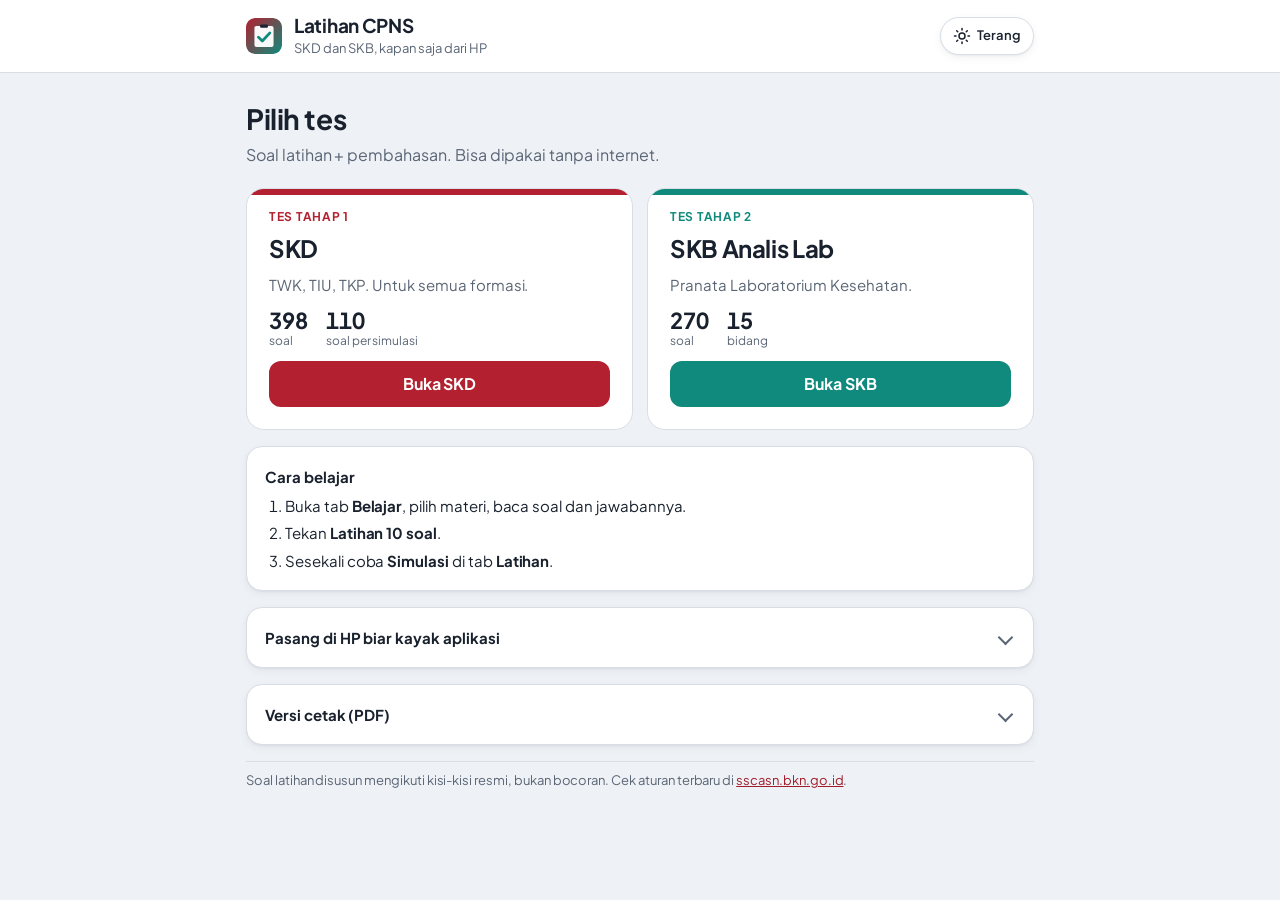
<file: index.html>
<!doctype html>
<html lang="id">
<head>
<meta charset="utf-8">
<meta name="viewport" content="width=device-width, initial-scale=1, viewport-fit=cover">
<title>Latihan CPNS</title>
<meta name="description" content="Latihan soal SKD dan SKB CPNS lengkap dengan pembahasan. Bisa dipasang di HP dan dipakai offline.">
<link rel="manifest" href="manifest.webmanifest">
<link rel="icon" href="icon.svg" type="image/svg+xml">
<link rel="apple-touch-icon" href="icon-192.png">
<meta name="theme-color" media="(prefers-color-scheme: light)" content="#ffffff">
<meta name="theme-color" media="(prefers-color-scheme: dark)" content="#171e28">
<meta name="mobile-web-app-capable" content="yes">
<meta name="apple-mobile-web-app-capable" content="yes">
<meta name="apple-mobile-web-app-status-bar-style" content="default">
<meta name="apple-mobile-web-app-title" content="Latihan CPNS">
<script>if ("serviceWorker" in navigator && location.protocol === "https:") addEventListener("load", function(){ navigator.serviceWorker.register("sw.js").catch(function(){}); });</script>
<script>(function(){var K="tema",R=document.documentElement,N={auto:"Otomatis",light:"Terang",dark:"Gelap"};
function g(){try{return localStorage.getItem(K)||"light"}catch(e){return"light"}}
function a(t){if(t==="light"||t==="dark")R.setAttribute("data-theme",t);else R.removeAttribute("data-theme");var gelap=t==="dark"||(t==="auto"&&matchMedia("(prefers-color-scheme: dark)").matches);document.querySelectorAll('meta[name="theme-color"]').forEach(function(m){m.removeAttribute("media");m.setAttribute("content",gelap?"#171e28":"#ffffff")});var b=document.getElementById("b-tema");if(b){b.setAttribute("data-mode",t);b.setAttribute("aria-label","Tema: "+N[t]+". Ketuk untuk ganti");var l=b.querySelector(".tl");if(l)l.textContent=N[t]}}
a(g());document.addEventListener("DOMContentLoaded",function(){a(g());var b=document.getElementById("b-tema");if(b)b.addEventListener("click",function(){var n={light:"dark",dark:"auto",auto:"light"}[g()]||"light";try{localStorage.setItem(K,n)}catch(e){}a(n)})})})();</script>

<style>

/* Layout: satu kolom maks 820px. Gaya lembar CAT BKN: kartu soal + grid nomor (hijau = terjawab, kuning = ragu). Aksen merah putih. */
:root{
  --bg:#eef1f5; --surface:#ffffff; --surface-2:#f5f7fa; --ink:#18212d; --muted:#5a6575; --line:#d8dee6;
  --accent:#a01d2a; --accent-soft:#f7e4e6; --on-accent:#ffffff;
  --ok:#16764a; --ok-soft:#dff2e8; --warn:#9a6208; --warn-soft:#fcefd6; --bad:#b42318; --bad-soft:#fbe3e0;
  --f-head:"Segoe UI Variable Display","Segoe UI",system-ui,-apple-system,Roboto,"Helvetica Neue",Arial,sans-serif;
  --f-body:"Segoe UI",system-ui,-apple-system,Roboto,"Helvetica Neue",Arial,sans-serif;
  --f-num:"Cascadia Mono",Consolas,"Roboto Mono",ui-monospace,Menlo,monospace;
  color-scheme:light;
}
@media (prefers-color-scheme: dark){:root:not([data-theme="light"]){
    --bg:#0f141b; --surface:#171e28; --surface-2:#1d2632; --ink:#e6ebf1; --muted:#9ba6b5; --line:#2b3543;
    --accent:#e46470; --accent-soft:#3b1d23; --on-accent:#1b0b0e;
    --ok:#55c890; --ok-soft:#133022; --warn:#e5ad50; --warn-soft:#352812; --bad:#f17b73; --bad-soft:#3b1a18;
    color-scheme:dark;
  }}
:root[data-theme="dark"]{
    --bg:#0f141b; --surface:#171e28; --surface-2:#1d2632; --ink:#e6ebf1; --muted:#9ba6b5; --line:#2b3543;
    --accent:#e46470; --accent-soft:#3b1d23; --on-accent:#1b0b0e;
    --ok:#55c890; --ok-soft:#133022; --warn:#e5ad50; --warn-soft:#352812; --bad:#f17b73; --bad-soft:#3b1a18;
    color-scheme:dark;
  }
*{box-sizing:border-box}
[hidden]{display:none!important}
html{-webkit-text-size-adjust:100%}
body{margin:0;background:var(--bg);color:var(--ink);font:15px/1.55 var(--f-body)}
.wrap{max-width:820px;margin:0 auto;padding-left:max(16px,env(safe-area-inset-left,0px));padding-right:max(16px,env(safe-area-inset-right,0px))}
h1,h2,h3,h4{font-family:var(--f-head);line-height:1.25;text-wrap:balance;margin:0}
h2{font-size:22px}
h3{font-size:18px;margin-top:28px}
h4{font-size:15px;margin-top:18px;color:var(--muted);text-transform:uppercase;letter-spacing:.06em}
p{margin:0}
a{color:var(--accent)}
button{font:inherit;color:inherit}
.muted{color:var(--muted)}
.btn{display:inline-flex;align-items:center;justify-content:center;gap:6px;min-height:42px;padding:8px 16px;border-radius:10px;border:1px solid var(--line);background:var(--surface);cursor:pointer;font-weight:600}
.btn:hover{border-color:var(--muted)}
.btn.primary{background:var(--accent);border-color:var(--accent);color:var(--on-accent)}
.btn:disabled{opacity:.45;cursor:default}
.btn[aria-pressed="true"]{background:var(--warn-soft);border-color:var(--warn);color:var(--ink)}
:focus-visible{outline:2px solid var(--accent);outline-offset:2px}
.card{background:var(--surface);border:1px solid var(--line);border-radius:14px;padding:18px}
.row{display:flex;flex-wrap:wrap;gap:10px;align-items:center}
.chip{display:inline-block;padding:2px 10px;border-radius:999px;font:600 12px/1.6 var(--f-num);letter-spacing:.04em;background:var(--surface-2);border:1px solid var(--line)}

/* header */
.top{background:var(--surface);border-bottom:1px solid var(--line)}
.top-in{display:flex;flex-wrap:wrap;gap:12px;align-items:center;justify-content:space-between;padding-block:14px}
.brand{display:flex;gap:12px;align-items:center;min-width:0}
.flag{flex:none;width:34px;height:24px;border-radius:4px;overflow:hidden;border:1px solid var(--line);display:grid;grid-template-rows:1fr 1fr}
.flag i:first-child{background:#c8102e}.flag i:last-child{background:#fff}
.brand h1{font-size:19px}
.brand p{font-size:13px;color:var(--muted)}
.tabs{display:flex;gap:4px;background:var(--surface-2);border:1px solid var(--line);border-radius:10px;padding:3px}
.tab{border:0;background:transparent;padding:6px 14px;border-radius:8px;cursor:pointer;font-weight:600;color:var(--muted)}
.tab[aria-selected="true"]{background:var(--surface);color:var(--ink);box-shadow:0 1px 2px rgba(0,0,0,.08)}
main{padding-block:22px 48px;display:block}
section{display:flex;flex-direction:column;gap:16px}

/* menu */
.intro{display:flex;flex-direction:column;gap:6px}
.intro p{color:var(--muted);max-width:62ch}
.modes{display:grid;grid-template-columns:repeat(3,minmax(0,1fr));gap:10px}
.mode{display:flex;flex-direction:column;gap:2px;text-align:left;padding:16px;border-radius:14px;border:1px solid var(--line);background:var(--surface);cursor:pointer}
.mode:hover{border-color:var(--accent)}
.mode b{font:700 22px/1.2 var(--f-head)}
.mode span{font-size:13px;color:var(--muted)}
.mode em{font:600 12px/1.6 var(--f-num);font-style:normal;margin-top:8px;color:var(--ink)}
.mode.full{grid-column:1/-1;background:var(--accent);border-color:var(--accent);color:var(--on-accent)}
.mode.full span,.mode.full em{color:var(--on-accent);opacity:.9}
.toggle{display:flex;gap:10px;align-items:flex-start;cursor:pointer}
.toggle input{width:18px;height:18px;margin-top:2px;accent-color:var(--accent)}
.tblwrap{overflow-x:auto}
table{border-collapse:collapse;width:100%;font-size:14px}
th,td{text-align:left;padding:8px 10px;border-bottom:1px solid var(--line);vertical-align:top}
th{font-size:12px;text-transform:uppercase;letter-spacing:.05em;color:var(--muted);font-weight:600}
td.n,th.n{font-family:var(--f-num);font-variant-numeric:tabular-nums;white-space:nowrap}

/* quiz */
.qbar{display:flex;gap:10px;align-items:center;flex-wrap:wrap}
.qbar .pos{font-weight:600}
.timer{margin-left:auto;font:700 18px/1 var(--f-num);font-variant-numeric:tabular-nums;padding:8px 12px;border-radius:10px;background:var(--surface);border:1px solid var(--line)}
.timer.low{color:var(--bad);border-color:var(--bad)}
.qtext{white-space:pre-line;font-size:16px;line-height:1.6}
.qtext.big{font-size:30px;letter-spacing:.12em;line-height:1.4}
.opts{display:flex;flex-direction:column;gap:8px;margin-top:16px}
.opt{display:flex;gap:12px;align-items:flex-start;width:100%;text-align:left;padding:11px 14px;border-radius:10px;border:1px solid var(--line);background:var(--surface);cursor:pointer;line-height:1.45}
.opt:hover:not(:disabled){border-color:var(--muted)}
.opt[aria-pressed="true"]{border-color:var(--accent);background:var(--accent-soft)}
.opt:disabled{cursor:default}
.let{flex:none;width:28px;height:28px;border-radius:50%;display:grid;place-items:center;border:1px solid var(--line);font:600 13px/1 var(--f-num);background:var(--surface)}
.opt[aria-pressed="true"] .let{background:var(--accent);border-color:var(--accent);color:var(--on-accent)}
.txt{flex:1;min-width:0;padding-top:3px}
.opt.big .txt,.rv-opts .big .txt{font-size:26px;padding-top:0;line-height:1.1}
.pts{flex:none;font:600 12px/28px var(--f-num);color:var(--muted);white-space:nowrap}
.good{border-color:var(--ok)!important;background:var(--ok-soft)!important}
.badopt{border-color:var(--bad)!important;background:var(--bad-soft)!important}
.fb{margin-top:14px;padding:14px;border-radius:10px;background:var(--surface-2);border:1px solid var(--line);display:flex;flex-direction:column;gap:6px}
.fb .v{font-weight:700}
.fb .v.ok{color:var(--ok)}.fb .v.bad{color:var(--bad)}
.qnav{position:sticky;bottom:0;z-index:5;display:grid;grid-template-columns:1fr auto 1fr;gap:8px;padding-block:10px;padding-bottom:max(10px,env(safe-area-inset-bottom,0px));background:var(--bg)}
.qnav .btn{width:100%}
.gridhead{display:flex;justify-content:space-between;align-items:center;gap:10px;margin-bottom:12px}
.gsec{font:600 12px/1 var(--f-num);color:var(--muted);letter-spacing:.06em;margin:10px 0 6px}
.gsec:first-child{margin-top:0}
.grid{display:grid;grid-template-columns:repeat(auto-fill,minmax(42px,1fr));gap:6px}
.gbtn{height:38px;border-radius:8px;border:1px solid var(--line);background:var(--surface);cursor:pointer;font:600 13px/1 var(--f-num);font-variant-numeric:tabular-nums}
.gbtn.done{background:var(--ok-soft);border-color:var(--ok)}
.gbtn.flag{background:var(--warn-soft);border-color:var(--warn)}
.gbtn.cur{outline:2px solid var(--accent);outline-offset:1px}
.legend{display:flex;flex-wrap:wrap;gap:14px;margin-top:12px;font-size:13px;color:var(--muted)}
.legend i{display:inline-block;width:12px;height:12px;border-radius:3px;border:1px solid var(--line);vertical-align:-1px;margin-right:6px}
.legend .l-done{background:var(--ok-soft);border-color:var(--ok)}
.legend .l-flag{background:var(--warn-soft);border-color:var(--warn)}
.confirm{border-color:var(--accent);display:flex;flex-direction:column;gap:12px}

/* hasil */
.summary{display:flex;flex-direction:column;gap:6px}
.summary .big{font:700 34px/1.1 var(--f-head)}
.secgrid{display:grid;grid-template-columns:repeat(auto-fit,minmax(220px,1fr));gap:10px}
.sc{display:flex;flex-direction:column;gap:8px}
.sc .score{font:700 28px/1 var(--f-head);font-variant-numeric:tabular-nums}
.sc .score small{font-size:15px;color:var(--muted);font-weight:600}
.bar{position:relative;height:10px;border-radius:5px;background:var(--surface-2);border:1px solid var(--line);margin-top:6px}
.bar i{display:block;height:100%;border-radius:5px}
.bar b{position:absolute;top:-5px;bottom:-5px;width:2px;background:var(--ink)}
.barlbl{position:relative;height:16px;font:600 11px/16px var(--f-num);color:var(--muted)}
.barlbl span{position:absolute;transform:translateX(-50%);white-space:nowrap}
.status{font-weight:700;font-size:14px}
.status.ok{color:var(--ok)}.status.bad{color:var(--bad)}
.rv{background:var(--surface);border:1px solid var(--line);border-radius:14px;padding:16px;display:flex;flex-direction:column;gap:10px}
.rv-head{display:flex;gap:8px;align-items:center;flex-wrap:wrap}
.rv-no{font:700 14px/1 var(--f-num)}
.rv-v{margin-left:auto;font-weight:700;font-size:14px}
.rv-v.ok{color:var(--ok)}.rv-v.bad{color:var(--bad)}.rv-v.warn{color:var(--warn)}
.rv-opts{list-style:none;margin:0;padding:0;display:flex;flex-direction:column;gap:6px}
.rv-opts li{display:flex;gap:10px;align-items:flex-start;padding:8px 10px;border-radius:8px;border:1px solid var(--line)}
.tag{flex:none;font:600 11px/22px var(--f-num);padding:0 8px;border-radius:999px;background:var(--surface-2);border:1px solid var(--line);align-self:center}
.pemb{padding:12px;border-radius:10px;background:var(--surface-2);font-size:14px}
.pemb::before{content:"Pembahasan: ";font-weight:700}

/* contekan */
.cheat{display:flex;flex-direction:column;gap:12px}
.cheat ul{margin:0;padding-left:20px;display:flex;flex-direction:column;gap:4px}
.lead{color:var(--muted);max-width:64ch}
.cols{display:grid;grid-template-columns:repeat(2,minmax(0,1fr));gap:12px}
.note{font-size:13px;color:var(--muted)}
.callout{padding:12px 14px;border-radius:10px;background:var(--accent-soft);border:1px solid var(--accent);font-size:14px}

/* versi cetak */
.plist{padding-left:22px;display:flex;flex-direction:column;gap:14px}
.pq{break-inside:avoid}
.popts{list-style:none;padding-left:0;margin:6px 0 0;display:flex;flex-direction:column;gap:2px}
.popts.big li{font-size:22px}
.pkey{display:flex;flex-direction:column;gap:6px;break-inside:avoid;padding:8px 0;border-bottom:1px solid var(--line)}
.pkey b{font-family:var(--f-num)}
.pagebreak{break-before:page}
body.printmode .top,body.printmode .noprint{display:none!important}

@media (max-width:600px){
  .modes{grid-template-columns:1fr 1fr}
  .cols{grid-template-columns:1fr}
  .qtext.big{font-size:24px}
  .timer{font-size:16px}
}
@media print{:root:root:root{--bg:#fff;--surface:#fff;--surface-2:#f3f4f6;--ink:#111;--muted:#444;--line:#ccc;--accent:#a01d2a;--accent-soft:#f7e4e6;color-scheme:light}
  @page{margin:14mm}
  body{font-size:11pt;background:#fff}
  .top,.noprint,.qnav{display:none!important}
  main{padding:0}
  .card{border:0;padding:0}
  h3{break-after:avoid}
  .tblwrap{overflow:visible}
  tr{break-inside:avoid}
}
@media (prefers-reduced-motion:reduce){*{scroll-behavior:auto!important}}

/* ---- v2: figural, latihan per materi, riwayat ---- */
.fig{white-space:pre;font:28px/1.25 "Segoe UI Symbol","Noto Sans Symbols 2","Noto Sans Symbols","Apple Symbols",var(--f-body);margin-top:14px;padding:12px 14px;background:var(--surface-2);border:1px solid var(--line);border-radius:10px;overflow-x:auto;max-width:100%}
.figo .txt{white-space:pre;font:22px/1.15 "Segoe UI Symbol","Noto Sans Symbols 2","Noto Sans Symbols","Apple Symbols",var(--f-body);padding-top:2px}
.sub{display:flex;flex-direction:column;gap:10px}
.btn.sm{min-height:34px;padding:4px 12px;font-size:13px}
.grouplbl{font:600 12px/1 var(--f-num);letter-spacing:.08em;color:var(--muted);margin-top:8px}
.chips{display:flex;flex-wrap:wrap;gap:8px;margin-top:8px}
.chipbtn{border:1px solid var(--line);background:var(--surface);color:var(--ink);border-radius:999px;padding:7px 14px;cursor:pointer;font-weight:600;font-size:14px;text-align:left}
.chipbtn:hover{border-color:var(--accent);background:var(--accent-soft)}
.chipbtn small{color:var(--muted);font-weight:500;margin-left:6px;font-size:12px}
#riwayat td.status{font-size:13px}
.popts li{display:flex;gap:4px;align-items:flex-start}
.popts.figo li .txt{font-size:18px}
@media (max-width:600px){
  .modes{grid-template-columns:repeat(3,minmax(0,1fr))}
  .mode{padding:12px}
  .mode b{font-size:20px}
  .fig{font-size:20px}
  .figo .txt{font-size:18px}
}
@media print{
  .fig{background:none;font-size:16pt}
}
/* ---- Mobile first: target sentuh besar, header ringkas ---- */
button,a,.toggle{touch-action:manipulation;-webkit-tap-highlight-color:transparent}
.brand .home{flex:none;display:block;line-height:0}
.brand .home img{border-radius:9px}
.brand .switch{color:var(--muted);text-decoration:none;font-weight:600}
.brand .switch:hover{color:var(--accent)}
@media (max-width:600px){
  body{font-size:16px}
  .top-in{padding-block:10px;gap:10px}
  .brand h1{font-size:17px}
  .brand p{font-size:12px}
  .tabs{width:100%}
  .tab{flex:1;padding:9px 6px;font-size:14px;text-align:center}
  main{padding-block:16px 40px}
  .card{padding:15px;border-radius:12px}
  h2{font-size:20px}
  .qtext{font-size:16.5px}
  .opt{min-height:54px;padding:13px 12px;font-size:16px}
  .let{width:30px;height:30px}
  .qnav .btn{min-height:50px;font-size:15px}
  .qnav{grid-template-columns:1fr 1fr 1.3fr}
  .gbtn{height:44px;font-size:14px}
  .grid{grid-template-columns:repeat(auto-fill,minmax(44px,1fr))}
  .chipbtn{min-height:42px;font-size:14.5px}
  .btn{min-height:46px}
  .btn.sm{min-height:38px}
  .timer{padding:8px 10px}
  .mode{min-height:96px}
  table{font-size:13.5px}
  th,td{padding:7px 8px}
}
@media (hover:none){
  .opt:hover:not(:disabled),.chipbtn:hover,.btn:hover{border-color:var(--line)}
  .opt[aria-pressed="true"]{border-color:var(--accent)}
}
/* ---- Tab Belajar (mode baca) ---- */
.guide{display:flex;flex-direction:column;gap:6px;border-color:var(--accent);background:var(--accent-soft)}
.guide ol{margin:2px 0 0;padding-left:20px;display:flex;flex-direction:column;gap:4px}
.tgrid{display:grid;grid-template-columns:repeat(auto-fill,minmax(220px,1fr));gap:10px;margin-top:10px}
.tcard{display:flex;flex-direction:column;gap:4px;text-align:left;padding:16px;border-radius:14px;border:1px solid var(--line);background:var(--surface);color:var(--ink);cursor:pointer;min-height:76px;font:inherit}
.tcard b{font-size:16px;line-height:1.3}
.tcard span{font-size:13px;color:var(--muted);line-height:1.35}
.tcard:hover{border-color:var(--accent)}
.btn.big{min-height:52px;font-size:16px;width:100%}
.tlist{display:flex;flex-direction:column;gap:10px}
.tq .rv-no{color:var(--muted);font-size:12px}
.tq-isi{display:flex;flex-direction:column;gap:8px}
.ans{padding:12px 14px;border-radius:10px;background:var(--ok-soft);border:1px solid var(--ok);line-height:1.5}
.ans > b{color:var(--ok)}
.ans.figans span{font:24px/1.15 "Segoe UI Symbol","Noto Sans Symbols 2","Noto Sans Symbols","Apple Symbols",var(--f-body);white-space:pre;display:inline-block;vertical-align:middle}
.tkp-list{list-style:none;margin:8px 0 0;padding:0;display:flex;flex-direction:column;gap:6px}
.tkp-list li{display:flex;gap:10px;align-items:flex-start}
.tkp-list .pts{flex:none;min-width:54px;line-height:1.5}
.tkp-list .pts.top{color:var(--ok);font-weight:700}
.reveal{align-self:flex-start}
@media (max-width:600px){
  .tgrid{grid-template-columns:1fr 1fr;gap:8px}
  .tcard{padding:13px;min-height:84px}
  .tcard b{font-size:15px}
  .tab{padding:9px 4px;font-size:13.5px}
}
/* Kolom tidak boleh melebar karena tabel di dalamnya */
.cols{grid-template-columns:repeat(2,minmax(0,1fr))}
.cols > *, .secgrid > *, .tgrid > *, .langkah > *, .pilih > *{min-width:0}
@media (max-width:600px){ .cols{grid-template-columns:minmax(0,1fr)} }

/* ==== Lapisan UI aplikasi: font, navigasi bawah, kartu, progres ==== */
@font-face{font-family:"Plus Jakarta Sans";font-style:normal;font-weight:400 800;font-display:swap;src:url(font/plus-jakarta-sans-latin-ext.woff2) format("woff2");unicode-range:U+0100-02BA,U+02BD-02C5,U+02C7-02CC,U+02CE-02D7,U+02DD-02FF,U+0304,U+0308,U+0329,U+1D00-1DBF,U+1E00-1E9F,U+1EF2-1EFF,U+2020,U+20A0-20AB,U+20AD-20C0,U+2113,U+2C60-2C7F,U+A720-A7FF}
@font-face{font-family:"Plus Jakarta Sans";font-style:normal;font-weight:400 800;font-display:swap;src:url(font/plus-jakarta-sans-latin.woff2) format("woff2");unicode-range:U+0000-00FF,U+0131,U+0152-0153,U+02BB-02BC,U+02C6,U+02DA,U+02DC,U+0304,U+0308,U+0329,U+2000-206F,U+20AC,U+2122,U+2212,U+2215,U+FEFF,U+FFFD}
:root{
  --f-head:"Plus Jakarta Sans","Segoe UI",system-ui,-apple-system,Roboto,Arial,sans-serif;
  --f-body:"Plus Jakarta Sans","Segoe UI",system-ui,-apple-system,Roboto,Arial,sans-serif;
  --radius:16px;
  --shadow:0 1px 2px rgba(16,24,40,.05),0 3px 10px rgba(16,24,40,.05);
}
@media (prefers-color-scheme: dark){:root:not([data-theme="light"]){ --shadow:0 1px 2px rgba(0,0,0,.35) }}
:root[data-theme="dark"]{ --shadow:0 1px 2px rgba(0,0,0,.35) }
body{letter-spacing:-.003em}
h1,h2,h3{letter-spacing:-.015em}

/* kartu lebih lembut */
.card,.tcard,.mode,.rv,.opt,.chipbtn{box-shadow:var(--shadow)}
.card,.rv,.tcard,.mode{border-radius:var(--radius)}
.opt{border-radius:12px}
.mode.full{box-shadow:0 6px 18px color-mix(in srgb, var(--accent) 30%, transparent)}
.btn.primary{box-shadow:0 4px 12px color-mix(in srgb, var(--accent) 28%, transparent)}
.opt[aria-pressed="true"]{box-shadow:0 0 0 1px var(--accent)}

/* lipatan (details) */
.lipat summary{cursor:pointer;font-weight:700;list-style:none;display:flex;align-items:center;justify-content:space-between;gap:10px}
.lipat summary::-webkit-details-marker{display:none}
.lipat summary::after{content:"";width:9px;height:9px;border-right:2px solid var(--muted);border-bottom:2px solid var(--muted);transform:rotate(45deg);margin-right:4px;transition:transform .15s}
.lipat[open] summary::after{transform:rotate(-135deg)}
.lipat[open] summary{margin-bottom:10px}

/* ikon tab */
.tab{display:inline-flex;align-items:center;justify-content:center;gap:6px}
.tab svg{width:18px;height:18px;flex:none;fill:none;stroke:currentColor;stroke-width:2;stroke-linecap:round;stroke-linejoin:round}

/* progres per materi */
.tprog{display:flex;align-items:center;gap:8px;margin-top:6px;font-size:12px;color:var(--muted)}
.tprog i{flex:1;height:6px;border-radius:3px;background:var(--surface-2);border:1px solid var(--line);overflow:hidden;position:relative}
.tprog i b{position:absolute;inset:0 auto 0 0;border-radius:3px}

/* transisi halus antar halaman */
@media (prefers-reduced-motion: no-preference){
  main > section:not([hidden]){animation:masuk .18s ease-out}
  @keyframes masuk{from{opacity:0;transform:translateY(4px)}to{opacity:1;transform:none}}
}

/* HP: navigasi pindah ke bawah layar, kayak aplikasi */
@media (max-width:700px){
  .tabs{position:fixed;left:0;right:0;bottom:0;z-index:30;width:auto;margin:0;border:0;border-top:1px solid var(--line);border-radius:0;background:var(--surface);
    padding:6px max(8px,env(safe-area-inset-right,0px)) calc(6px + env(safe-area-inset-bottom,0px)) max(8px,env(safe-area-inset-left,0px));gap:2px;box-shadow:0 -4px 16px rgba(16,24,40,.07)}
  .tab{flex:1;flex-direction:column;gap:3px;padding:6px 2px;font-size:11.5px;font-weight:600;border-radius:12px;background:none!important;box-shadow:none!important;color:var(--muted)}
  .tab svg{width:22px;height:22px}
  .tab[aria-selected="true"]{color:var(--accent)}
  .tab[aria-selected="true"] svg{stroke-width:2.4}
  body.app{padding-bottom:calc(74px + env(safe-area-inset-bottom,0px))}
  body.app.in-quiz{padding-bottom:0}
  body.in-quiz .tabs{display:none}
  .top-in{padding-block:10px}
}
@media print{ .tabs{display:none!important} body.app{padding-bottom:0} }
/* rapihin: label pakai font utama, tombol navigasi soal tidak patah */
.chip,.tes .tahap,.grouplbl{font-family:var(--f-body);letter-spacing:.02em;font-weight:700}
.qnav{grid-template-columns:1fr auto 1.25fr}
.qnav .btn{white-space:nowrap;padding-inline:14px}
/* tombol tema terang / gelap / otomatis */
.tema{display:inline-flex;align-items:center;gap:6px;min-height:38px;padding:6px 12px;border-radius:999px;border:1px solid var(--line);background:var(--surface);color:var(--ink);font:600 13px/1 var(--f-body);cursor:pointer;box-shadow:var(--shadow);flex:none}
.tema svg{width:18px;height:18px;fill:none;stroke:currentColor;stroke-width:2;stroke-linecap:round;stroke-linejoin:round;display:none}
.tema[data-mode="auto"] .i-auto,.tema[data-mode="light"] .i-light,.tema[data-mode="dark"] .i-dark{display:block}
@media (max-width:700px){ .top-in{flex-wrap:nowrap} .brand{flex:1;min-width:0} }
@media print{ .tema{display:none!important} }

/* ---- Halaman depan ---- */
.hero{display:flex;flex-direction:column;gap:8px;padding-block:8px 4px}
.hero h2{font-size:28px;line-height:1.15}
.hero p{color:var(--muted);max-width:60ch;font-size:16px}
.pilih{display:grid;grid-template-columns:repeat(2,minmax(0,1fr));gap:14px}
.tes{display:flex;flex-direction:column;gap:10px;padding:22px;border-radius:18px;border:1px solid var(--line);background:var(--surface);color:var(--ink);text-decoration:none;position:relative;overflow:hidden;transition:transform .15s ease,border-color .15s ease}
.tes:hover{transform:translateY(-2px)}
.tes:focus-visible{outline:3px solid var(--warna);outline-offset:3px}
.tes::before{content:"";position:absolute;inset:0 0 auto 0;height:6px;background:var(--warna)}
.tes.skd{--warna:#b3202f}
.tes.skb{--warna:#0f8a7c}
.tes .tahap{font:700 12px/1 var(--f-body);letter-spacing:.06em;text-transform:uppercase;color:var(--warna)}
.tes h3{margin:0;font-size:24px}
.tes p{color:var(--muted)}
.tes ul{margin:0;padding-left:18px;display:flex;flex-direction:column;gap:3px;font-size:14px}
.tes .angka{display:flex;gap:18px;flex-wrap:wrap;margin-top:2px}
.tes .angka span{display:flex;flex-direction:column;font-size:12px;color:var(--muted)}
.tes .angka b{font:700 22px/1.1 var(--f-head);color:var(--ink);font-variant-numeric:tabular-nums}
.tes .mulai{margin-top:auto;display:inline-flex;align-items:center;justify-content:center;min-height:46px;border-radius:12px;background:var(--warna);color:#fff;font-weight:700;font-size:16px}
.langkah{display:grid;grid-template-columns:repeat(3,minmax(0,1fr));gap:10px}
.langkah .card{display:flex;flex-direction:column;gap:6px}
.langkah .no{width:30px;height:30px;border-radius:50%;display:grid;place-items:center;background:var(--surface-2);border:1px solid var(--line);font:700 14px/1 var(--f-num)}
.unduh{display:flex;flex-wrap:wrap;gap:8px}
.unduh a{display:inline-flex;align-items:center;gap:6px;padding:9px 14px;border-radius:10px;border:1px solid var(--line);background:var(--surface);color:var(--ink);text-decoration:none;font-weight:600;font-size:14px}
.unduh a:hover{border-color:var(--muted)}
.langkah1{display:flex;flex-direction:column;gap:6px}
.langkah1 ol{margin:0;padding-left:20px;display:flex;flex-direction:column;gap:4px}
.lipat summary{cursor:pointer;font-weight:700;list-style-position:inside}
.lipat[open] summary{margin-bottom:10px}
.lipat{display:flex;flex-direction:column;gap:8px}
.lipat p{margin:0 0 6px}
.foot{font-size:13px;color:var(--muted);padding-top:8px;border-top:1px solid var(--line)}
@media (max-width:640px){
  .pilih,.langkah{grid-template-columns:1fr}
  .hero h2{font-size:24px}
}
</style>
</head>
<body>
<header class="top">
  <div class="wrap top-in">
    <div class="brand">
      <img src="icon.svg" width="36" height="36" alt="" style="border-radius:9px">
      <div><h1>Latihan CPNS</h1><p>SKD dan SKB, kapan saja dari HP</p></div>
    </div>
    <button class="tema" id="b-tema" type="button" data-mode="light" aria-label="Ganti tema"><svg class="i-auto" viewBox="0 0 24 24" aria-hidden="true"><circle cx="12" cy="12" r="9"/><path d="M12 3a9 9 0 0 1 0 18z" style="fill:currentColor"/></svg><svg class="i-light" viewBox="0 0 24 24" aria-hidden="true"><circle cx="12" cy="12" r="4"/><path d="M12 2v2M12 20v2M4.9 4.9l1.4 1.4M17.7 17.7l1.4 1.4M2 12h2M20 12h2M4.9 19.1l1.4-1.4M17.7 6.3l1.4-1.4"/></svg><svg class="i-dark" viewBox="0 0 24 24" aria-hidden="true"><path d="M21 12.8A9 9 0 1 1 11.2 3a7 7 0 0 0 9.8 9.8z"/></svg><span class="tl">Terang</span></button>
  </div>
</header>
<main class="wrap">
  <section>
    <div class="hero">
      <h2>Pilih tes</h2>
      <p>Soal latihan + pembahasan. Bisa dipakai tanpa internet.</p>
    </div>

    <div class="pilih">
      <a class="tes skd" href="skd.html">
        <span class="tahap">Tes tahap 1</span>
        <h3>SKD</h3>
        <p>TWK, TIU, TKP. Untuk semua formasi.</p>
        <div class="angka"><span><b>398</b>soal</span><span><b>110</b>soal per simulasi</span></div>
        <span class="mulai">Buka SKD</span>
      </a>
      <a class="tes skb" href="skb.html">
        <span class="tahap">Tes tahap 2</span>
        <h3>SKB Analis Lab</h3>
        <p>Pranata Laboratorium Kesehatan.</p>
        <div class="angka"><span><b>270</b>soal</span><span><b>15</b>bidang</span></div>
        <span class="mulai">Buka SKB</span>
      </a>
    </div>

    <div class="card langkah1">
      <b>Cara belajar</b>
      <ol>
        <li>Buka tab <b>Belajar</b>, pilih materi, baca soal dan jawabannya.</li>
        <li>Tekan <b>Latihan 10 soal</b>.</li>
        <li>Sesekali coba <b>Simulasi</b> di tab <b>Latihan</b>.</li>
      </ol>
    </div>

    <details class="card lipat">
      <summary>Pasang di HP biar kayak aplikasi</summary>
      <p><b>Android (Chrome):</b> ketuk titik tiga di kanan atas, pilih <b>Instal aplikasi</b> atau <b>Tambahkan ke layar utama</b>.</p>
      <p><b>iPhone (Safari):</b> ketuk tombol <b>Bagikan</b>, pilih <b>Tambah ke Layar Utama</b>.</p>
      <p class="muted">Progres tersimpan di HP itu sendiri, jadi pakai HP yang sama terus.</p>
    </details>

    <details class="card lipat">
      <summary>Versi cetak (PDF)</summary>
      <div class="unduh">
        <a href="pdf/Bank-Soal-SKD.pdf" target="_blank" rel="noopener">Bank soal SKD</a>
        <a href="pdf/Contekan-SKD.pdf" target="_blank" rel="noopener">Ringkasan SKD</a>
        <a href="pdf/Bank-Soal-SKB-Analis-Lab.pdf" target="_blank" rel="noopener">Bank soal SKB</a>
        <a href="pdf/Contekan-SKB-Analis-Lab.pdf" target="_blank" rel="noopener">Ringkasan SKB</a>
      </div>
    </details>

    <p class="foot">Soal latihan disusun mengikuti kisi-kisi resmi, bukan bocoran. Cek aturan terbaru di <a href="https://sscasn.bkn.go.id" target="_blank" rel="noopener">sscasn.bkn.go.id</a>.</p>
  </section>
</main>
</body>
</html>
</file>
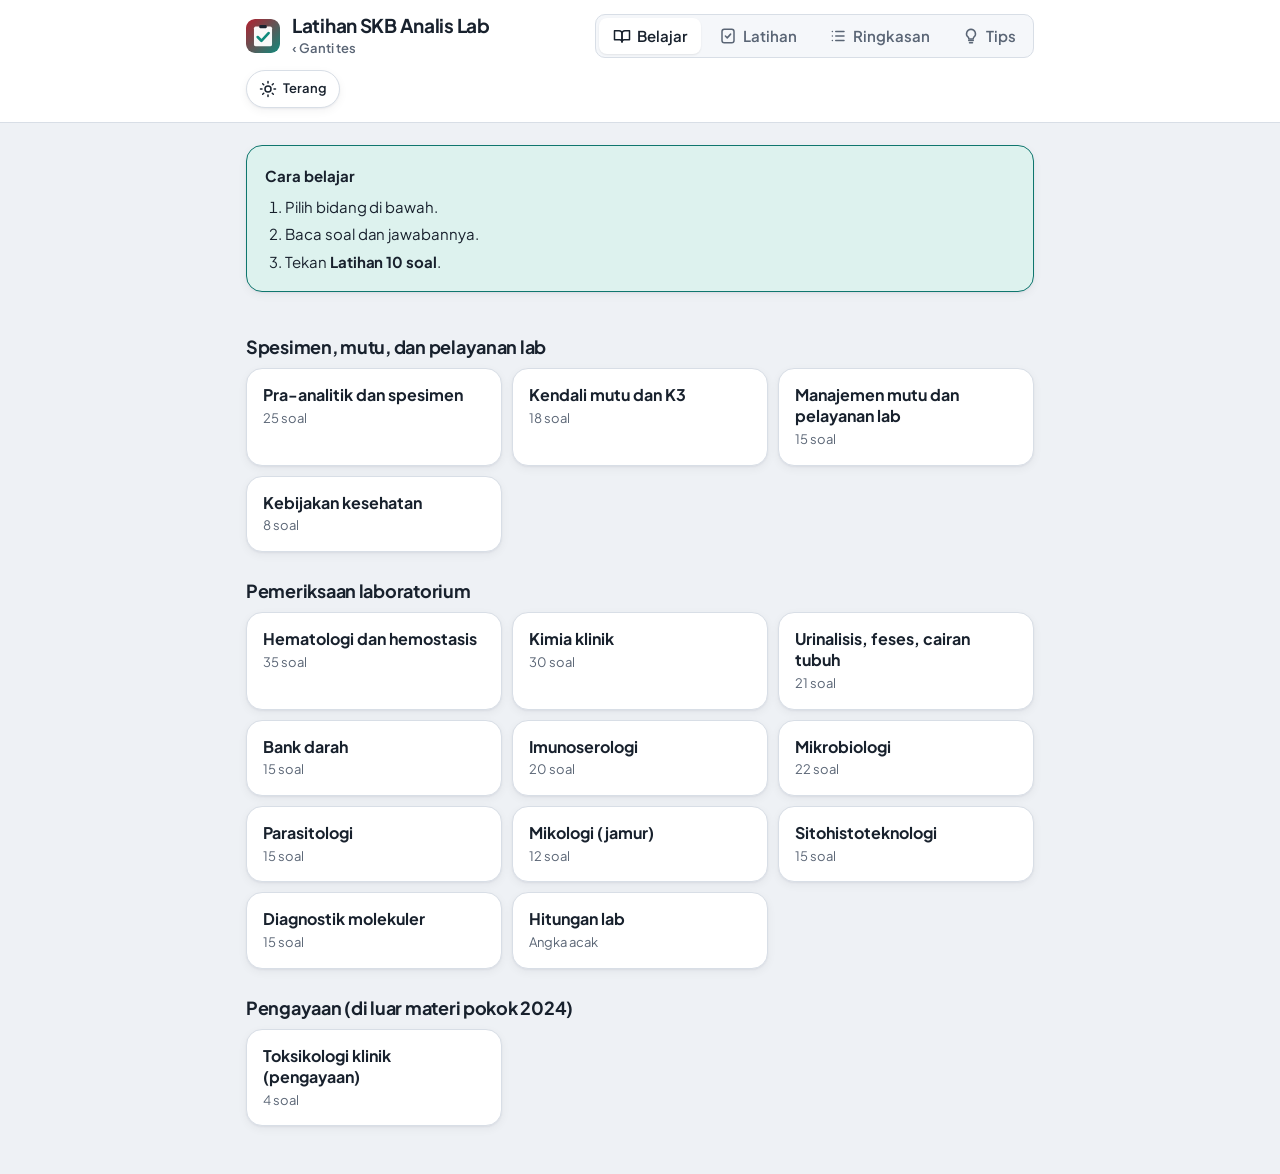
<file: skb.html>
<!doctype html>
<html lang="id">
<head>
<meta charset="utf-8">
<meta name="viewport" content="width=device-width, initial-scale=1, viewport-fit=cover">
<title>Latihan SKB Analis Lab</title>
<meta name="description" content="Latihan soal SKD dan SKB CPNS lengkap dengan pembahasan. Bisa dipasang di HP dan dipakai offline.">
<link rel="manifest" href="manifest.webmanifest">
<link rel="icon" href="icon.svg" type="image/svg+xml">
<link rel="apple-touch-icon" href="icon-192.png">
<meta name="theme-color" media="(prefers-color-scheme: light)" content="#ffffff">
<meta name="theme-color" media="(prefers-color-scheme: dark)" content="#171e28">
<meta name="mobile-web-app-capable" content="yes">
<meta name="apple-mobile-web-app-capable" content="yes">
<meta name="apple-mobile-web-app-status-bar-style" content="default">
<meta name="apple-mobile-web-app-title" content="Latihan CPNS">
<script>if ("serviceWorker" in navigator && location.protocol === "https:") addEventListener("load", function(){ navigator.serviceWorker.register("sw.js").catch(function(){}); });</script>
<script>(function(){var K="tema",R=document.documentElement,N={auto:"Otomatis",light:"Terang",dark:"Gelap"};
function g(){try{return localStorage.getItem(K)||"light"}catch(e){return"light"}}
function a(t){if(t==="light"||t==="dark")R.setAttribute("data-theme",t);else R.removeAttribute("data-theme");var gelap=t==="dark"||(t==="auto"&&matchMedia("(prefers-color-scheme: dark)").matches);document.querySelectorAll('meta[name="theme-color"]').forEach(function(m){m.removeAttribute("media");m.setAttribute("content",gelap?"#171e28":"#ffffff")});var b=document.getElementById("b-tema");if(b){b.setAttribute("data-mode",t);b.setAttribute("aria-label","Tema: "+N[t]+". Ketuk untuk ganti");var l=b.querySelector(".tl");if(l)l.textContent=N[t]}}
a(g());document.addEventListener("DOMContentLoaded",function(){a(g());var b=document.getElementById("b-tema");if(b)b.addEventListener("click",function(){var n={light:"dark",dark:"auto",auto:"light"}[g()]||"light";try{localStorage.setItem(K,n)}catch(e){}a(n)})})})();</script>

<style>

/* Layout: satu kolom maks 820px. Gaya lembar CAT BKN: kartu soal + grid nomor (hijau = terjawab, kuning = ragu). Aksen merah putih. */
:root{
  --bg:#eef1f5; --surface:#ffffff; --surface-2:#f5f7fa; --ink:#18212d; --muted:#5a6575; --line:#d8dee6;
  --accent:#a01d2a; --accent-soft:#f7e4e6; --on-accent:#ffffff;
  --ok:#16764a; --ok-soft:#dff2e8; --warn:#9a6208; --warn-soft:#fcefd6; --bad:#b42318; --bad-soft:#fbe3e0;
  --f-head:"Segoe UI Variable Display","Segoe UI",system-ui,-apple-system,Roboto,"Helvetica Neue",Arial,sans-serif;
  --f-body:"Segoe UI",system-ui,-apple-system,Roboto,"Helvetica Neue",Arial,sans-serif;
  --f-num:"Cascadia Mono",Consolas,"Roboto Mono",ui-monospace,Menlo,monospace;
  color-scheme:light;
}
@media (prefers-color-scheme: dark){:root:not([data-theme="light"]){
    --bg:#0f141b; --surface:#171e28; --surface-2:#1d2632; --ink:#e6ebf1; --muted:#9ba6b5; --line:#2b3543;
    --accent:#e46470; --accent-soft:#3b1d23; --on-accent:#1b0b0e;
    --ok:#55c890; --ok-soft:#133022; --warn:#e5ad50; --warn-soft:#352812; --bad:#f17b73; --bad-soft:#3b1a18;
    color-scheme:dark;
  }}
:root[data-theme="dark"]{
    --bg:#0f141b; --surface:#171e28; --surface-2:#1d2632; --ink:#e6ebf1; --muted:#9ba6b5; --line:#2b3543;
    --accent:#e46470; --accent-soft:#3b1d23; --on-accent:#1b0b0e;
    --ok:#55c890; --ok-soft:#133022; --warn:#e5ad50; --warn-soft:#352812; --bad:#f17b73; --bad-soft:#3b1a18;
    color-scheme:dark;
  }
*{box-sizing:border-box}
[hidden]{display:none!important}
html{-webkit-text-size-adjust:100%}
body{margin:0;background:var(--bg);color:var(--ink);font:15px/1.55 var(--f-body)}
.wrap{max-width:820px;margin:0 auto;padding-left:max(16px,env(safe-area-inset-left,0px));padding-right:max(16px,env(safe-area-inset-right,0px))}
h1,h2,h3,h4{font-family:var(--f-head);line-height:1.25;text-wrap:balance;margin:0}
h2{font-size:22px}
h3{font-size:18px;margin-top:28px}
h4{font-size:15px;margin-top:18px;color:var(--muted);text-transform:uppercase;letter-spacing:.06em}
p{margin:0}
a{color:var(--accent)}
button{font:inherit;color:inherit}
.muted{color:var(--muted)}
.btn{display:inline-flex;align-items:center;justify-content:center;gap:6px;min-height:42px;padding:8px 16px;border-radius:10px;border:1px solid var(--line);background:var(--surface);cursor:pointer;font-weight:600}
.btn:hover{border-color:var(--muted)}
.btn.primary{background:var(--accent);border-color:var(--accent);color:var(--on-accent)}
.btn:disabled{opacity:.45;cursor:default}
.btn[aria-pressed="true"]{background:var(--warn-soft);border-color:var(--warn);color:var(--ink)}
:focus-visible{outline:2px solid var(--accent);outline-offset:2px}
.card{background:var(--surface);border:1px solid var(--line);border-radius:14px;padding:18px}
.row{display:flex;flex-wrap:wrap;gap:10px;align-items:center}
.chip{display:inline-block;padding:2px 10px;border-radius:999px;font:600 12px/1.6 var(--f-num);letter-spacing:.04em;background:var(--surface-2);border:1px solid var(--line)}

/* header */
.top{background:var(--surface);border-bottom:1px solid var(--line)}
.top-in{display:flex;flex-wrap:wrap;gap:12px;align-items:center;justify-content:space-between;padding-block:14px}
.brand{display:flex;gap:12px;align-items:center;min-width:0}
.flag{flex:none;width:34px;height:24px;border-radius:4px;overflow:hidden;border:1px solid var(--line);display:grid;grid-template-rows:1fr 1fr}
.flag i:first-child{background:#c8102e}.flag i:last-child{background:#fff}
.brand h1{font-size:19px}
.brand p{font-size:13px;color:var(--muted)}
.tabs{display:flex;gap:4px;background:var(--surface-2);border:1px solid var(--line);border-radius:10px;padding:3px}
.tab{border:0;background:transparent;padding:6px 14px;border-radius:8px;cursor:pointer;font-weight:600;color:var(--muted)}
.tab[aria-selected="true"]{background:var(--surface);color:var(--ink);box-shadow:0 1px 2px rgba(0,0,0,.08)}
main{padding-block:22px 48px;display:block}
section{display:flex;flex-direction:column;gap:16px}

/* menu */
.intro{display:flex;flex-direction:column;gap:6px}
.intro p{color:var(--muted);max-width:62ch}
.modes{display:grid;grid-template-columns:repeat(3,minmax(0,1fr));gap:10px}
.mode{display:flex;flex-direction:column;gap:2px;text-align:left;padding:16px;border-radius:14px;border:1px solid var(--line);background:var(--surface);cursor:pointer}
.mode:hover{border-color:var(--accent)}
.mode b{font:700 22px/1.2 var(--f-head)}
.mode span{font-size:13px;color:var(--muted)}
.mode em{font:600 12px/1.6 var(--f-num);font-style:normal;margin-top:8px;color:var(--ink)}
.mode.full{grid-column:1/-1;background:var(--accent);border-color:var(--accent);color:var(--on-accent)}
.mode.full span,.mode.full em{color:var(--on-accent);opacity:.9}
.toggle{display:flex;gap:10px;align-items:flex-start;cursor:pointer}
.toggle input{width:18px;height:18px;margin-top:2px;accent-color:var(--accent)}
.tblwrap{overflow-x:auto}
table{border-collapse:collapse;width:100%;font-size:14px}
th,td{text-align:left;padding:8px 10px;border-bottom:1px solid var(--line);vertical-align:top}
th{font-size:12px;text-transform:uppercase;letter-spacing:.05em;color:var(--muted);font-weight:600}
td.n,th.n{font-family:var(--f-num);font-variant-numeric:tabular-nums;white-space:nowrap}

/* quiz */
.qbar{display:flex;gap:10px;align-items:center;flex-wrap:wrap}
.qbar .pos{font-weight:600}
.timer{margin-left:auto;font:700 18px/1 var(--f-num);font-variant-numeric:tabular-nums;padding:8px 12px;border-radius:10px;background:var(--surface);border:1px solid var(--line)}
.timer.low{color:var(--bad);border-color:var(--bad)}
.qtext{white-space:pre-line;font-size:16px;line-height:1.6}
.qtext.big{font-size:30px;letter-spacing:.12em;line-height:1.4}
.opts{display:flex;flex-direction:column;gap:8px;margin-top:16px}
.opt{display:flex;gap:12px;align-items:flex-start;width:100%;text-align:left;padding:11px 14px;border-radius:10px;border:1px solid var(--line);background:var(--surface);cursor:pointer;line-height:1.45}
.opt:hover:not(:disabled){border-color:var(--muted)}
.opt[aria-pressed="true"]{border-color:var(--accent);background:var(--accent-soft)}
.opt:disabled{cursor:default}
.let{flex:none;width:28px;height:28px;border-radius:50%;display:grid;place-items:center;border:1px solid var(--line);font:600 13px/1 var(--f-num);background:var(--surface)}
.opt[aria-pressed="true"] .let{background:var(--accent);border-color:var(--accent);color:var(--on-accent)}
.txt{flex:1;min-width:0;padding-top:3px}
.opt.big .txt,.rv-opts .big .txt{font-size:26px;padding-top:0;line-height:1.1}
.pts{flex:none;font:600 12px/28px var(--f-num);color:var(--muted);white-space:nowrap}
.good{border-color:var(--ok)!important;background:var(--ok-soft)!important}
.badopt{border-color:var(--bad)!important;background:var(--bad-soft)!important}
.fb{margin-top:14px;padding:14px;border-radius:10px;background:var(--surface-2);border:1px solid var(--line);display:flex;flex-direction:column;gap:6px}
.fb .v{font-weight:700}
.fb .v.ok{color:var(--ok)}.fb .v.bad{color:var(--bad)}
.qnav{position:sticky;bottom:0;z-index:5;display:grid;grid-template-columns:1fr auto 1fr;gap:8px;padding-block:10px;padding-bottom:max(10px,env(safe-area-inset-bottom,0px));background:var(--bg)}
.qnav .btn{width:100%}
.gridhead{display:flex;justify-content:space-between;align-items:center;gap:10px;margin-bottom:12px}
.gsec{font:600 12px/1 var(--f-num);color:var(--muted);letter-spacing:.06em;margin:10px 0 6px}
.gsec:first-child{margin-top:0}
.grid{display:grid;grid-template-columns:repeat(auto-fill,minmax(42px,1fr));gap:6px}
.gbtn{height:38px;border-radius:8px;border:1px solid var(--line);background:var(--surface);cursor:pointer;font:600 13px/1 var(--f-num);font-variant-numeric:tabular-nums}
.gbtn.done{background:var(--ok-soft);border-color:var(--ok)}
.gbtn.flag{background:var(--warn-soft);border-color:var(--warn)}
.gbtn.cur{outline:2px solid var(--accent);outline-offset:1px}
.legend{display:flex;flex-wrap:wrap;gap:14px;margin-top:12px;font-size:13px;color:var(--muted)}
.legend i{display:inline-block;width:12px;height:12px;border-radius:3px;border:1px solid var(--line);vertical-align:-1px;margin-right:6px}
.legend .l-done{background:var(--ok-soft);border-color:var(--ok)}
.legend .l-flag{background:var(--warn-soft);border-color:var(--warn)}
.confirm{border-color:var(--accent);display:flex;flex-direction:column;gap:12px}

/* hasil */
.summary{display:flex;flex-direction:column;gap:6px}
.summary .big{font:700 34px/1.1 var(--f-head)}
.secgrid{display:grid;grid-template-columns:repeat(auto-fit,minmax(220px,1fr));gap:10px}
.sc{display:flex;flex-direction:column;gap:8px}
.sc .score{font:700 28px/1 var(--f-head);font-variant-numeric:tabular-nums}
.sc .score small{font-size:15px;color:var(--muted);font-weight:600}
.bar{position:relative;height:10px;border-radius:5px;background:var(--surface-2);border:1px solid var(--line);margin-top:6px}
.bar i{display:block;height:100%;border-radius:5px}
.bar b{position:absolute;top:-5px;bottom:-5px;width:2px;background:var(--ink)}
.barlbl{position:relative;height:16px;font:600 11px/16px var(--f-num);color:var(--muted)}
.barlbl span{position:absolute;transform:translateX(-50%);white-space:nowrap}
.status{font-weight:700;font-size:14px}
.status.ok{color:var(--ok)}.status.bad{color:var(--bad)}
.rv{background:var(--surface);border:1px solid var(--line);border-radius:14px;padding:16px;display:flex;flex-direction:column;gap:10px}
.rv-head{display:flex;gap:8px;align-items:center;flex-wrap:wrap}
.rv-no{font:700 14px/1 var(--f-num)}
.rv-v{margin-left:auto;font-weight:700;font-size:14px}
.rv-v.ok{color:var(--ok)}.rv-v.bad{color:var(--bad)}.rv-v.warn{color:var(--warn)}
.rv-opts{list-style:none;margin:0;padding:0;display:flex;flex-direction:column;gap:6px}
.rv-opts li{display:flex;gap:10px;align-items:flex-start;padding:8px 10px;border-radius:8px;border:1px solid var(--line)}
.tag{flex:none;font:600 11px/22px var(--f-num);padding:0 8px;border-radius:999px;background:var(--surface-2);border:1px solid var(--line);align-self:center}
.pemb{padding:12px;border-radius:10px;background:var(--surface-2);font-size:14px}
.pemb::before{content:"Pembahasan: ";font-weight:700}

/* contekan */
.cheat{display:flex;flex-direction:column;gap:12px}
.cheat ul{margin:0;padding-left:20px;display:flex;flex-direction:column;gap:4px}
.lead{color:var(--muted);max-width:64ch}
.cols{display:grid;grid-template-columns:repeat(2,minmax(0,1fr));gap:12px}
.note{font-size:13px;color:var(--muted)}
.callout{padding:12px 14px;border-radius:10px;background:var(--accent-soft);border:1px solid var(--accent);font-size:14px}

/* versi cetak */
.plist{padding-left:22px;display:flex;flex-direction:column;gap:14px}
.pq{break-inside:avoid}
.popts{list-style:none;padding-left:0;margin:6px 0 0;display:flex;flex-direction:column;gap:2px}
.popts.big li{font-size:22px}
.pkey{display:flex;flex-direction:column;gap:6px;break-inside:avoid;padding:8px 0;border-bottom:1px solid var(--line)}
.pkey b{font-family:var(--f-num)}
.pagebreak{break-before:page}
body.printmode .top,body.printmode .noprint{display:none!important}

@media (max-width:600px){
  .modes{grid-template-columns:1fr 1fr}
  .cols{grid-template-columns:1fr}
  .qtext.big{font-size:24px}
  .timer{font-size:16px}
}
@media print{:root:root:root{--bg:#fff;--surface:#fff;--surface-2:#f3f4f6;--ink:#111;--muted:#444;--line:#ccc;--accent:#a01d2a;--accent-soft:#f7e4e6;color-scheme:light}
  @page{margin:14mm}
  body{font-size:11pt;background:#fff}
  .top,.noprint,.qnav{display:none!important}
  main{padding:0}
  .card{border:0;padding:0}
  h3{break-after:avoid}
  .tblwrap{overflow:visible}
  tr{break-inside:avoid}
}
@media (prefers-reduced-motion:reduce){*{scroll-behavior:auto!important}}

/* ---- v2: figural, latihan per materi, riwayat ---- */
.fig{white-space:pre;font:28px/1.25 "Segoe UI Symbol","Noto Sans Symbols 2","Noto Sans Symbols","Apple Symbols",var(--f-body);margin-top:14px;padding:12px 14px;background:var(--surface-2);border:1px solid var(--line);border-radius:10px;overflow-x:auto;max-width:100%}
.figo .txt{white-space:pre;font:22px/1.15 "Segoe UI Symbol","Noto Sans Symbols 2","Noto Sans Symbols","Apple Symbols",var(--f-body);padding-top:2px}
.sub{display:flex;flex-direction:column;gap:10px}
.btn.sm{min-height:34px;padding:4px 12px;font-size:13px}
.grouplbl{font:600 12px/1 var(--f-num);letter-spacing:.08em;color:var(--muted);margin-top:8px}
.chips{display:flex;flex-wrap:wrap;gap:8px;margin-top:8px}
.chipbtn{border:1px solid var(--line);background:var(--surface);color:var(--ink);border-radius:999px;padding:7px 14px;cursor:pointer;font-weight:600;font-size:14px;text-align:left}
.chipbtn:hover{border-color:var(--accent);background:var(--accent-soft)}
.chipbtn small{color:var(--muted);font-weight:500;margin-left:6px;font-size:12px}
#riwayat td.status{font-size:13px}
.popts li{display:flex;gap:4px;align-items:flex-start}
.popts.figo li .txt{font-size:18px}
@media (max-width:600px){
  .modes{grid-template-columns:repeat(3,minmax(0,1fr))}
  .mode{padding:12px}
  .mode b{font-size:20px}
  .fig{font-size:20px}
  .figo .txt{font-size:18px}
}
@media print{
  .fig{background:none;font-size:16pt}
}
/* ---- Mobile first: target sentuh besar, header ringkas ---- */
button,a,.toggle{touch-action:manipulation;-webkit-tap-highlight-color:transparent}
.brand .home{flex:none;display:block;line-height:0}
.brand .home img{border-radius:9px}
.brand .switch{color:var(--muted);text-decoration:none;font-weight:600}
.brand .switch:hover{color:var(--accent)}
@media (max-width:600px){
  body{font-size:16px}
  .top-in{padding-block:10px;gap:10px}
  .brand h1{font-size:17px}
  .brand p{font-size:12px}
  .tabs{width:100%}
  .tab{flex:1;padding:9px 6px;font-size:14px;text-align:center}
  main{padding-block:16px 40px}
  .card{padding:15px;border-radius:12px}
  h2{font-size:20px}
  .qtext{font-size:16.5px}
  .opt{min-height:54px;padding:13px 12px;font-size:16px}
  .let{width:30px;height:30px}
  .qnav .btn{min-height:50px;font-size:15px}
  .qnav{grid-template-columns:1fr 1fr 1.3fr}
  .gbtn{height:44px;font-size:14px}
  .grid{grid-template-columns:repeat(auto-fill,minmax(44px,1fr))}
  .chipbtn{min-height:42px;font-size:14.5px}
  .btn{min-height:46px}
  .btn.sm{min-height:38px}
  .timer{padding:8px 10px}
  .mode{min-height:96px}
  table{font-size:13.5px}
  th,td{padding:7px 8px}
}
@media (hover:none){
  .opt:hover:not(:disabled),.chipbtn:hover,.btn:hover{border-color:var(--line)}
  .opt[aria-pressed="true"]{border-color:var(--accent)}
}
/* ---- Tab Belajar (mode baca) ---- */
.guide{display:flex;flex-direction:column;gap:6px;border-color:var(--accent);background:var(--accent-soft)}
.guide ol{margin:2px 0 0;padding-left:20px;display:flex;flex-direction:column;gap:4px}
.tgrid{display:grid;grid-template-columns:repeat(auto-fill,minmax(220px,1fr));gap:10px;margin-top:10px}
.tcard{display:flex;flex-direction:column;gap:4px;text-align:left;padding:16px;border-radius:14px;border:1px solid var(--line);background:var(--surface);color:var(--ink);cursor:pointer;min-height:76px;font:inherit}
.tcard b{font-size:16px;line-height:1.3}
.tcard span{font-size:13px;color:var(--muted);line-height:1.35}
.tcard:hover{border-color:var(--accent)}
.btn.big{min-height:52px;font-size:16px;width:100%}
.tlist{display:flex;flex-direction:column;gap:10px}
.tq .rv-no{color:var(--muted);font-size:12px}
.tq-isi{display:flex;flex-direction:column;gap:8px}
.ans{padding:12px 14px;border-radius:10px;background:var(--ok-soft);border:1px solid var(--ok);line-height:1.5}
.ans > b{color:var(--ok)}
.ans.figans span{font:24px/1.15 "Segoe UI Symbol","Noto Sans Symbols 2","Noto Sans Symbols","Apple Symbols",var(--f-body);white-space:pre;display:inline-block;vertical-align:middle}
.tkp-list{list-style:none;margin:8px 0 0;padding:0;display:flex;flex-direction:column;gap:6px}
.tkp-list li{display:flex;gap:10px;align-items:flex-start}
.tkp-list .pts{flex:none;min-width:54px;line-height:1.5}
.tkp-list .pts.top{color:var(--ok);font-weight:700}
.reveal{align-self:flex-start}
@media (max-width:600px){
  .tgrid{grid-template-columns:1fr 1fr;gap:8px}
  .tcard{padding:13px;min-height:84px}
  .tcard b{font-size:15px}
  .tab{padding:9px 4px;font-size:13.5px}
}
/* Kolom tidak boleh melebar karena tabel di dalamnya */
.cols{grid-template-columns:repeat(2,minmax(0,1fr))}
.cols > *, .secgrid > *, .tgrid > *, .langkah > *, .pilih > *{min-width:0}
@media (max-width:600px){ .cols{grid-template-columns:minmax(0,1fr)} }

/* ==== Lapisan UI aplikasi: font, navigasi bawah, kartu, progres ==== */
@font-face{font-family:"Plus Jakarta Sans";font-style:normal;font-weight:400 800;font-display:swap;src:url(font/plus-jakarta-sans-latin-ext.woff2) format("woff2");unicode-range:U+0100-02BA,U+02BD-02C5,U+02C7-02CC,U+02CE-02D7,U+02DD-02FF,U+0304,U+0308,U+0329,U+1D00-1DBF,U+1E00-1E9F,U+1EF2-1EFF,U+2020,U+20A0-20AB,U+20AD-20C0,U+2113,U+2C60-2C7F,U+A720-A7FF}
@font-face{font-family:"Plus Jakarta Sans";font-style:normal;font-weight:400 800;font-display:swap;src:url(font/plus-jakarta-sans-latin.woff2) format("woff2");unicode-range:U+0000-00FF,U+0131,U+0152-0153,U+02BB-02BC,U+02C6,U+02DA,U+02DC,U+0304,U+0308,U+0329,U+2000-206F,U+20AC,U+2122,U+2212,U+2215,U+FEFF,U+FFFD}
:root{
  --f-head:"Plus Jakarta Sans","Segoe UI",system-ui,-apple-system,Roboto,Arial,sans-serif;
  --f-body:"Plus Jakarta Sans","Segoe UI",system-ui,-apple-system,Roboto,Arial,sans-serif;
  --radius:16px;
  --shadow:0 1px 2px rgba(16,24,40,.05),0 3px 10px rgba(16,24,40,.05);
}
@media (prefers-color-scheme: dark){:root:not([data-theme="light"]){ --shadow:0 1px 2px rgba(0,0,0,.35) }}
:root[data-theme="dark"]{ --shadow:0 1px 2px rgba(0,0,0,.35) }
body{letter-spacing:-.003em}
h1,h2,h3{letter-spacing:-.015em}

/* kartu lebih lembut */
.card,.tcard,.mode,.rv,.opt,.chipbtn{box-shadow:var(--shadow)}
.card,.rv,.tcard,.mode{border-radius:var(--radius)}
.opt{border-radius:12px}
.mode.full{box-shadow:0 6px 18px color-mix(in srgb, var(--accent) 30%, transparent)}
.btn.primary{box-shadow:0 4px 12px color-mix(in srgb, var(--accent) 28%, transparent)}
.opt[aria-pressed="true"]{box-shadow:0 0 0 1px var(--accent)}

/* lipatan (details) */
.lipat summary{cursor:pointer;font-weight:700;list-style:none;display:flex;align-items:center;justify-content:space-between;gap:10px}
.lipat summary::-webkit-details-marker{display:none}
.lipat summary::after{content:"";width:9px;height:9px;border-right:2px solid var(--muted);border-bottom:2px solid var(--muted);transform:rotate(45deg);margin-right:4px;transition:transform .15s}
.lipat[open] summary::after{transform:rotate(-135deg)}
.lipat[open] summary{margin-bottom:10px}

/* ikon tab */
.tab{display:inline-flex;align-items:center;justify-content:center;gap:6px}
.tab svg{width:18px;height:18px;flex:none;fill:none;stroke:currentColor;stroke-width:2;stroke-linecap:round;stroke-linejoin:round}

/* progres per materi */
.tprog{display:flex;align-items:center;gap:8px;margin-top:6px;font-size:12px;color:var(--muted)}
.tprog i{flex:1;height:6px;border-radius:3px;background:var(--surface-2);border:1px solid var(--line);overflow:hidden;position:relative}
.tprog i b{position:absolute;inset:0 auto 0 0;border-radius:3px}

/* transisi halus antar halaman */
@media (prefers-reduced-motion: no-preference){
  main > section:not([hidden]){animation:masuk .18s ease-out}
  @keyframes masuk{from{opacity:0;transform:translateY(4px)}to{opacity:1;transform:none}}
}

/* HP: navigasi pindah ke bawah layar, kayak aplikasi */
@media (max-width:700px){
  .tabs{position:fixed;left:0;right:0;bottom:0;z-index:30;width:auto;margin:0;border:0;border-top:1px solid var(--line);border-radius:0;background:var(--surface);
    padding:6px max(8px,env(safe-area-inset-right,0px)) calc(6px + env(safe-area-inset-bottom,0px)) max(8px,env(safe-area-inset-left,0px));gap:2px;box-shadow:0 -4px 16px rgba(16,24,40,.07)}
  .tab{flex:1;flex-direction:column;gap:3px;padding:6px 2px;font-size:11.5px;font-weight:600;border-radius:12px;background:none!important;box-shadow:none!important;color:var(--muted)}
  .tab svg{width:22px;height:22px}
  .tab[aria-selected="true"]{color:var(--accent)}
  .tab[aria-selected="true"] svg{stroke-width:2.4}
  body.app{padding-bottom:calc(74px + env(safe-area-inset-bottom,0px))}
  body.app.in-quiz{padding-bottom:0}
  body.in-quiz .tabs{display:none}
  .top-in{padding-block:10px}
}
@media print{ .tabs{display:none!important} body.app{padding-bottom:0} }
/* rapihin: label pakai font utama, tombol navigasi soal tidak patah */
.chip,.tes .tahap,.grouplbl{font-family:var(--f-body);letter-spacing:.02em;font-weight:700}
.qnav{grid-template-columns:1fr auto 1.25fr}
.qnav .btn{white-space:nowrap;padding-inline:14px}
/* tombol tema terang / gelap / otomatis */
.tema{display:inline-flex;align-items:center;gap:6px;min-height:38px;padding:6px 12px;border-radius:999px;border:1px solid var(--line);background:var(--surface);color:var(--ink);font:600 13px/1 var(--f-body);cursor:pointer;box-shadow:var(--shadow);flex:none}
.tema svg{width:18px;height:18px;fill:none;stroke:currentColor;stroke-width:2;stroke-linecap:round;stroke-linejoin:round;display:none}
.tema[data-mode="auto"] .i-auto,.tema[data-mode="light"] .i-light,.tema[data-mode="dark"] .i-dark{display:block}
@media (max-width:700px){ .top-in{flex-wrap:nowrap} .brand{flex:1;min-width:0} }
@media print{ .tema{display:none!important} }

/* ---- Tema SKB: aksen hijau toska biar beda dari aplikasi SKD ---- */
:root{--accent:#0f766e;--accent-soft:#ddf2ee;--on-accent:#ffffff}
@media (prefers-color-scheme: dark){:root:not([data-theme="light"]){--accent:#34c3ae;--accent-soft:#11302b;--on-accent:#04201b}}
:root[data-theme="dark"]{--accent:#34c3ae;--accent-soft:#11302b;--on-accent:#04201b}
@media print{:root:root:root{--accent:#0f766e;--accent-soft:#ddf2ee}}
.summary .big small{font-size:16px;color:var(--muted);font-weight:600}

</style>
</head>
<body class="app">
<header class="top">
  <div class="wrap top-in">
    <div class="brand">
      <a class="home" href="./" title="Kembali ke pilihan tes"><img src="icon.svg" width="34" height="34" alt="Pilih tes"></a>
      <div><h1>Latihan SKB Analis Lab</h1><p><a class="switch" href="./">‹ Ganti tes</a></p></div>
    </div>
    <nav class="tabs" role="tablist">
      <button class="tab" role="tab" data-tab="belajar" aria-selected="true"><svg viewBox="0 0 24 24" aria-hidden="true"><path d="M2 5h6a4 4 0 0 1 4 4v11a3 3 0 0 0-3-3H2z"/><path d="M22 5h-6a4 4 0 0 0-4 4v11a3 3 0 0 1 3-3h7z"/></svg><span>Belajar</span></button>
      <button class="tab" role="tab" data-tab="latihan" aria-selected="false"><svg viewBox="0 0 24 24" aria-hidden="true"><rect x="4" y="3" width="16" height="18" rx="3"/><path d="M8.5 12l2.5 2.5 4.5-5"/></svg><span>Latihan</span></button>
      <button class="tab" role="tab" data-tab="contekan" aria-selected="false"><svg viewBox="0 0 24 24" aria-hidden="true"><path d="M9 6h11M9 12h11M9 18h11"/><path d="M4.5 6h.01M4.5 12h.01M4.5 18h.01"/></svg><span>Ringkasan</span></button>
      <button class="tab" role="tab" data-tab="tips" aria-selected="false"><svg viewBox="0 0 24 24" aria-hidden="true"><path d="M9 18h6M10 21h4"/><path d="M12 3a6 6 0 0 0-3.8 10.6c.6.5.8 1.2.8 1.9V16h6v-.5c0-.7.3-1.4.8-1.9A6 6 0 0 0 12 3z"/></svg><span>Tips</span></button>
    </nav>
    <button class="tema" id="b-tema" type="button" data-mode="light" aria-label="Ganti tema"><svg class="i-auto" viewBox="0 0 24 24" aria-hidden="true"><circle cx="12" cy="12" r="9"/><path d="M12 3a9 9 0 0 1 0 18z" style="fill:currentColor"/></svg><svg class="i-light" viewBox="0 0 24 24" aria-hidden="true"><circle cx="12" cy="12" r="4"/><path d="M12 2v2M12 20v2M4.9 4.9l1.4 1.4M17.7 17.7l1.4 1.4M2 12h2M20 12h2M4.9 19.1l1.4-1.4M17.7 6.3l1.4-1.4"/></svg><svg class="i-dark" viewBox="0 0 24 24" aria-hidden="true"><path d="M21 12.8A9 9 0 1 1 11.2 3a7 7 0 0 0 9.8 9.8z"/></svg><span class="tl">Terang</span></button>
  </div>
</header>

<main class="wrap">
  <section id="v-belajar">
    <div class="card guide">
      <b>Cara belajar</b>
      <ol>
        <li>Pilih bidang di bawah.</li>
        <li>Baca soal dan jawabannya.</li>
        <li>Tekan <b>Latihan 10 soal</b>.</li>
      </ol>
    </div>
    <div id="belajar-list"></div>
  </section>

  <section id="v-topik" hidden>
    <div><button class="btn sm" id="t-back" type="button">‹ Daftar bidang</button></div>
    <div class="intro"><span class="chip" id="t-sec" style="align-self:flex-start">SKB</span><h2 id="t-judul"></h2><p class="muted" id="t-info"></p></div>
    <button class="btn primary big" id="t-latihan" type="button">Latihan 10 soal</button>
    <label class="toggle card" for="t-tutup"><input type="checkbox" id="t-tutup"><span><b>Tutup jawaban</b> <span class="muted">(buat tes diri sendiri)</span></span></label>
    <div id="t-list" class="tlist"></div>
    <button class="btn" id="t-more" type="button" hidden>Contoh soal lain</button>
    <button class="btn primary big" id="t-latihan2" type="button">Latihan 10 soal</button>
  </section>

  <section id="v-menu" hidden>
    <div class="intro">
      <h2>Simulasi</h2>
      <p>Soalnya beda tiap kali main.</p>
    </div>
    <div class="modes" id="modes"></div>
    <label class="toggle card" for="opt-belajar">
      <input type="checkbox" id="opt-belajar">
      <span><b>Mode belajar</b> <span class="muted">(langsung lihat pembahasan, tanpa timer)</span></span>
    </label>
    <div class="card sub">
      <h3 style="margin-top:0">Soal yang pernah salah</h3>
      <p class="muted" id="salah-info"></p>
      <div class="row">
        <button class="btn primary" id="b-salah" type="button">Ulangi soal salah</button>
        <button class="btn" id="b-salah-reset" type="button">Kosongkan daftar</button>
      </div>
      <p class="note" id="salah-confirm" hidden></p>
    </div>
    <div class="card sub" id="riwayat-card" hidden>
      <h3 style="margin-top:0">Riwayat nilai</h3>
      <div class="tblwrap"><table id="riwayat"></table></div>
    </div>
    <details class="card lipat">
      <summary>Tentang SKB dan materi resminya</summary>
      <ul style="margin:8px 0 0;padding-left:20px;display:flex;flex-direction:column;gap:4px">
        <li>SKB ikut kalau lolos passing grade SKD. Biasanya pakai CAT BKN dengan materi teknis sesuai jabatan.</li>
        <li>Jenjang <b>Terampil</b> untuk lulusan D3, jenjang <b>Ahli Pertama</b> untuk lulusan D4/S1. Materinya sama, Ahli Pertama lebih dalam di mutu, manajemen, dan molekuler.</li>
        <li>Nilai akhir umumnya gabungan 40% SKD dan 60% SKB, lalu diranking per formasi. Jadi SKB porsinya lebih besar.</li>
        <li>Jumlah soal, waktu, dan tes tambahan (praktik/wawancara) bisa beda tiap instansi. Cek pengumuman resmi di <a href="https://sscasn.bkn.go.id" target="_blank" rel="noopener">sscasn.bkn.go.id</a> dan instansi tujuan.</li>
      </ul>
      <h4>Materi pokok resmi SKB CAT: Pranata Laboratorium Kesehatan Ahli Pertama</h4>
      <div class="cols" style="margin-top:8px">
        <div><b>Kompetensi generik</b><ol style="margin:6px 0 0;padding-left:20px">
          <li>Pengambilan, penanganan, pengiriman, dan penyimpanan spesimen laboratorium kesehatan</li>
          <li>Audit mutu internal (IQC) dan verifikasi pengendalian mutu internal laboratorium</li>
          <li>Quality management laboratorium</li>
          <li>Sistem pelayanan laboratorium</li>
        </ol></div>
        <div><b>Kompetensi spesifik</b><ol style="margin:6px 0 0;padding-left:20px">
          <li>Pemeriksaan darah lengkap dan hemostasis</li>
          <li>Urinalisis, pemeriksaan feses lengkap, pemeriksaan kimia darah, dan cairan tubuh</li>
          <li>Pemeriksaan imunologi dasar</li>
          <li>Pemeriksaan mikroskopik preparat, BTA, malaria, protozoa, helmintologi, dan mikologi</li>
          <li>Pemeriksaan sito-histoteknologi (prosesing jaringan, sitopatologi, mikrotom, potong beku jaringan)</li>
          <li>Diagnostik molekuler (isolasi, amplifikasi, dan identifikasi asam nukleat)</li>
        </ol></div>
      </div>
      <p class="note" style="margin-top:8px">Sumber: Lampiran Surat Menteri PANRB Nomor B/5457/M.SM.01.00/2024 tentang Materi Pokok Soal SKB dengan CAT (CPNS TA 2024), halaman 91. Untuk jenjang Terampil, lampiran itu cuma merujuk ke kamus kompetensi tanpa rincian topik. Kisi-kisi CPNS 2021 untuk Terampil menekankan pengambilan, penerimaan, dan pengiriman spesimen, sediaan hematologi dan mikrobiologi, serta perawatan alat. Semua topik itu ada di bank soal ini.</p>
      <p class="note" id="bank-info" style="margin-top:10px"></p>
    </details>
  </section>

  <section id="v-quiz" hidden>
    <div class="qbar">
      <button class="btn sm" id="b-keluar" type="button">‹ Menu</button>
      <span class="chip" id="q-sec"></span>
      <span class="pos" id="q-pos"></span>
      <span class="timer" id="q-timer" aria-live="off"></span>
    </div>
    <div class="card confirm" id="exit-confirm" hidden>
      <p>Keluar dari latihan ini? Jawaban yang sudah diisi tidak disimpan dan tidak masuk riwayat.</p>
      <div class="row">
        <button class="btn primary" id="x-yes" type="button">Ya, keluar ke menu</button>
        <button class="btn" id="x-finish" type="button">Selesai dan lihat nilai</button>
        <button class="btn" id="x-no" type="button">Lanjut ngerjain</button>
      </div>
    </div>
    <article class="card">
      <p class="qtext" id="q-text"></p>
      <div class="opts" id="q-opts"></div>
      <div class="fb" id="q-fb" hidden></div>
    </article>
    <div class="qnav">
      <button class="btn" id="b-prev" type="button">Sebelumnya</button>
      <button class="btn" id="b-flag" type="button" aria-pressed="false">Ragu-ragu</button>
      <button class="btn primary" id="b-next" type="button">Berikutnya</button>
    </div>
    <div class="card confirm" id="confirm" hidden>
      <p id="confirm-text"></p>
      <div class="row">
        <button class="btn primary" id="c-yes" type="button">Ya, selesai dan lihat nilai</button>
        <button class="btn" id="c-no" type="button">Lanjut ngerjain</button>
      </div>
    </div>
    <div class="card">
      <div class="gridhead"><b>Nomor soal</b><button class="btn" id="b-finish" type="button">Selesai</button></div>
      <div id="grid"></div>
      <div class="legend"><span><i class="l-done"></i>Sudah dijawab</span><span><i class="l-flag"></i>Ragu-ragu</span><span><i></i>Belum dijawab</span></div>
    </div>
  </section>

  <section id="v-hasil" hidden>
    <div class="card summary" id="h-sum"></div>
    <div class="card sub">
      <h3 style="margin-top:0">Rapor per bidang</h3>
      <div class="tblwrap"><table id="h-rapor"></table></div>
      <div id="h-saran"></div>
    </div>
    <div class="row noprint">
      <button class="btn primary" id="h-again" type="button">Ulangi dengan soal baru</button>
      <button class="btn" id="h-menu" type="button">Kembali ke menu</button>
    </div>
    <h3>Pembahasan</h3>
    <label class="toggle noprint" for="h-wrong"><input type="checkbox" id="h-wrong"><span>Tampilkan yang salah saja</span></label>
    <div id="h-review" style="display:flex;flex-direction:column;gap:10px"></div>
  </section>

  <section id="v-contekan" class="cheat" hidden>
    <div class="row noprint" style="justify-content:space-between"><h2>Ringkasan materi SKB</h2><button class="btn" type="button" onclick="window.print()">Cetak / simpan PDF</button></div>
    <p class="lead">Ringkasan 16 bidang SKB analis laboratorium kesehatan untuk dibaca ulang sebelum tes; semua isinya diambil dari bank soal, pembahasan, dan rumus hitungan di aplikasi ini.</p>

    <h3>Pra-analitik dan spesimen</h3>
    <p class="note">Tahap pra-analitik paling banyak menyumbang kesalahan lab: salah identifikasi, volume atau tabung tidak sesuai, hemolisis, penyimpanan keliru.</p>

    <h4>Tabung dan antikoagulan</h4>
    <div class="tblwrap"><table>
      <thead><tr><th>Tutup</th><th>Isi</th><th>Dipakai untuk</th></tr></thead>
      <tbody>
        <tr><td>Botol kultur</td><td>Media kultur (steril)</td><td>Kultur darah, selalu diambil paling awal</td></tr>
        <tr><td>Biru</td><td>Natrium sitrat</td><td>Koagulasi (PT, APTT), rasio 1 sitrat : 9 darah</td></tr>
        <tr><td>Merah / kuning</td><td>Tanpa antikoagulan (serum)</td><td>Kimia klinik, serologi</td></tr>
        <tr><td>Hijau</td><td>Heparin</td><td>Kimia tertentu; darah arteri untuk gas darah memakai heparin</td></tr>
        <tr><td>Ungu</td><td>EDTA (K2 atau K3), mengikat kalsium</td><td>Hematologi rutin</td></tr>
        <tr><td>Abu-abu</td><td>Natrium fluorida</td><td>Glukosa, menghambat glikolisis</td></tr>
      </tbody>
    </table></div>
    <p class="callout"><b>Urutan pengambilan (CLSI):</b> kultur darah, sitrat (biru), serum (merah/kuning), heparin (hijau), EDTA (ungu), fluorida (abu-abu). Tujuannya mencegah aditif satu tabung mencemari tabung lain.</p>
    <div class="tblwrap"><table>
      <thead><tr><th>Kesalahan</th><th>Akibat</th></tr></thead>
      <tbody>
        <tr><td>EDTA mencemari serum (urutan salah)</td><td>Kalium naik palsu, kalsium turun palsu</td></tr>
        <tr><td>Tabung sitrat terisi setengah</td><td>Sitrat berlebih relatif, PT memanjang palsu</td></tr>
        <tr><td>Hematokrit sangat tinggi (di atas 55%)</td><td>PT dan APTT memanjang palsu; volume sitrat disesuaikan</td></tr>
        <tr><td>Darah utuh dibiarkan lama di suhu ruang</td><td>Glukosa turun palsu (glikolisis sekitar 5 sampai 7% per jam)</td></tr>
        <tr><td>Serum disentrifus sebelum beku sempurna</td><td>Fibrin di serum, dapat menyumbat probe alat</td></tr>
        <tr><td>LED Westergren: sitrat 3,8% dengan darah 4 : 1</td><td>Tabung harus tegak, dibaca 1 jam; miring = LED naik palsu</td></tr>
      </tbody>
    </table></div>

    <h4>Pengambilan darah</h4>
    <ul>
      <li>Puasa glukosa: <b>8 sampai 12 jam</b>, air putih boleh. Trigliserida: puasa 10 sampai 12 jam (kilomikron setelah makan menaikkan TG).</li>
      <li>Tourniquet <b>maksimal 1 menit</b> (lebih lama = hemokonsentrasi, protein dan kolesterol naik palsu).</li>
      <li>Sudut jarum <b>15 sampai 30 derajat</b>, bevel menghadap ke atas.</li>
      <li>Kapiler (ujung jari): tetes pertama dibuang, jangan memeras kuat.</li>
      <li>Pasien terpasang infus: ambil dari lengan sisi lain. Kalau terpaksa, di bawah (distal) lokasi infus setelah infus dihentikan minimal 2 menit dan darah awal dibuang.</li>
      <li>Darah tanpa antikoagulan dibiarkan <b>membeku sekitar 30 menit</b> sebelum disentrifus.</li>
      <li>Identifikasi pasien: minimal <b>dua identitas</b> (nama lengkap dan tanggal lahir atau nomor rekam medis), bukan nomor kamar.</li>
      <li>Identitas label tidak cocok dengan formulir: spesimen <b>ditolak</b>, ambil ulang.</li>
    </ul>

    <h4>Kualitas serum dan penyebab hemolisis</h4>
    <div class="tblwrap"><table>
      <thead><tr><th>Kondisi</th><th>Tampilan</th><th>Dampak</th></tr></thead>
      <tbody>
        <tr><td>Hemolitik</td><td>Merah muda sampai merah</td><td>Kalium naik palsu (kalium dalam eritrosit sekitar 20 kali serum)</td></tr>
        <tr><td>Lipemik</td><td>Keruh putih seperti susu</td><td>Absorbansi fotometri naik, hasil menyimpang; penyebab: TG tinggi, kurang puasa</td></tr>
        <tr><td>Ikterik</td><td>Kuning pekat</td><td>Bilirubin sangat tinggi</td></tr>
      </tbody>
    </table></div>
    <p class="muted">Hemolisis in vitro: tarikan spuit terlalu kuat, jarum sangat kecil, mengocok tabung keras, alkohol belum kering.</p>

    <h4>Urin, dahak, dan spesimen khusus</h4>
    <div class="tblwrap"><table>
      <thead><tr><th>Spesimen</th><th>Aturan</th></tr></thead>
      <tbody>
        <tr><td>Biakan urin</td><td>Urin porsi tengah (midstream), wadah steril, setelah membersihkan genitalia</td></tr>
        <tr><td>Urin 24 jam</td><td>Urin pertama saat mulai dibuang, urin pertama hari berikutnya ikut ditampung</td></tr>
        <tr><td>Dahak BTA</td><td>Pola <b>SP</b>: sewaktu (saat datang), pagi (bangun tidur sebelum makan). Pola SPS lama tidak dipakai</td></tr>
        <tr><td>Swab nasofaring (virus)</td><td>Media transpor virus (VTM), kirim 2 sampai 8 derajat Celsius</td></tr>
        <tr><td>Serum rujukan</td><td>Umumnya 2 sampai 8 derajat Celsius dengan cool pack, kecuali ada ketentuan lain</td></tr>
        <tr><td>Pengiriman infeksius</td><td>Triple packaging: wadah primer, sekunder (bahan penyerap), kemasan luar. Formulir di antara kemasan sekunder dan luar</td></tr>
      </tbody>
    </table></div>

    <h3>Hematologi dan hemostasis</h3>

    <h4>Hemoglobin, hematokrit, LED</h4>
    <ul>
      <li>Metode baku WHO untuk Hb: <b>sianmethemoglobin</b> (fotometri). Sahli dan Tallqvist kurang teliti.</li>
      <li>Hematokrit = persentase volume eritrosit terhadap volume darah.</li>
      <li>LED Westergren dibaca setelah 1 jam, satuan mm/jam.</li>
      <li>Masa perdarahan Duke: tusuk cuping telinga, hisap darah dengan kertas saring tiap 30 detik. Metode Ivy: lengan bawah dengan manset 40 mmHg.</li>
    </ul>

    <h4>Faktor kamar hitung Improved Neubauer</h4>
    <div class="tblwrap"><table>
      <thead><tr><th>Sel</th><th>Pengenceran dan bidang</th><th>Volume</th><th class="n">Faktor</th></tr></thead>
      <tbody>
        <tr><td>Leukosit</td><td>Turk 20 kali, 4 bidang besar sudut</td><td>0,4 µL</td><td class="n">x 50</td></tr>
        <tr><td>Eritrosit</td><td>200 kali, 5 bidang sedang (80 bidang kecil)</td><td>0,02 µL</td><td class="n">x 10.000</td></tr>
      </tbody>
    </table></div>
    <p class="muted">Contoh: 160 leukosit x 50 = 8.000/µL. 450 eritrosit x 10.000 = 4,5 juta/µL.</p>

    <h4>Indeks eritrosit dan interpretasinya</h4>
    <div class="tblwrap"><table>
      <thead><tr><th>Indeks</th><th>Rumus</th><th>Normal umum</th></tr></thead>
      <tbody>
        <tr><td>MCV</td><td>Ht x 10 ÷ eritrosit (juta/µL)</td><td>80 sampai 100 fL</td></tr>
        <tr><td>MCH</td><td>Hb x 10 ÷ eritrosit (juta/µL)</td><td>sekitar 27 sampai 31 pg</td></tr>
        <tr><td>MCHC</td><td>Hb x 100 ÷ Ht</td><td>32 sampai 36 g/dL</td></tr>
      </tbody>
    </table></div>
    <ul>
      <li>MCV rendah + MCH/MCHC rendah = <b>mikrositik hipokrom</b> (defisiensi besi, talasemia).</li>
      <li>MCV di atas 100 fL = makrositik. MCHC di bawah 32 = hipokrom.</li>
      <li>Contoh: Ht 27% dan eritrosit 4,5 = MCV 60 fL. Hb 9 dan eritrosit 4,5 = MCH 20 pg. Hb 8 dan Ht 27 = MCHC 29,6 g/dL.</li>
    </ul>

    <h4>Morfologi eritrosit dan penyakitnya</h4>
    <div class="tblwrap"><table>
      <thead><tr><th>Morfologi</th><th>Penyakit</th></tr></thead>
      <tbody>
        <tr><td>Sel target (pusat gelap, cincin pucat, cincin gelap)</td><td>Talasemia (juga hemoglobin C, penyakit hati)</td></tr>
        <tr><td>Sel sabit (sickle)</td><td>Anemia sel sabit (Hb S)</td></tr>
        <tr><td>Sferosit (kecil, bulat, padat, tanpa pucat sentral)</td><td>Sferositosis herediter</td></tr>
        <tr><td>Skistosit, helmet cell (fragmen)</td><td>Hemolitik mikroangiopati (DIC, TTP)</td></tr>
        <tr><td>Sel pensil (memanjang, hipokrom)</td><td>Anemia defisiensi besi</td></tr>
        <tr><td>Eritrosit kebiruan semua (pada apus)</td><td>Buffer atau pewarna terlalu basa (pH buffer yang tepat sekitar 6,8 sampai 7,2)</td></tr>
      </tbody>
    </table></div>

    <h4>Anemia defisiensi besi dan talasemia</h4>
    <div class="tblwrap"><table>
      <thead><tr><th>Parameter</th><th>Defisiensi besi</th><th>Talasemia</th></tr></thead>
      <tbody>
        <tr><td>Besi serum</td><td>Rendah</td><td>Normal atau naik</td></tr>
        <tr><td>Feritin</td><td>Rendah</td><td>Normal atau naik</td></tr>
        <tr><td>TIBC</td><td>Tinggi</td><td>Normal</td></tr>
      </tbody>
    </table></div>

    <h4>Retikulosit, leukosit, trombosit</h4>
    <ul>
      <li>Retikulosit diwarnai <b>supravital</b> (brilliant cresyl blue atau new methylene blue) pada darah segar tanpa fiksasi. Jala biru = sisa RNA. Analyzer memakai pewarna fluoresen pengikat RNA.</li>
      <li>Hitung retikulosit: 25 per 1.000 eritrosit = 2,5%. Dewasa normal 0,5 sampai 1,5%; di atas itu sumsum tulang aktif.</li>
      <li>Eosinofil naik (eosinofilia): infeksi cacing atau alergi. Infeksi bakteri piogenik menaikkan neutrofil.</li>
      <li>Batang Auer: <b>leukemia mieloblastik akut</b> (garis mieloid).</li>
      <li>Leukosit sangat tinggi dengan semua tahap maturasi granulosit, basofilia, splenomegali: <b>leukemia mielositik kronik</b>.</li>
      <li>Leukosit terkoreksi (ada eritrosit berinti) = leukosit terhitung x 100 ÷ (100 + eritrosit berinti per 100 leukosit). Contoh: 12.000 x 100 ÷ 120 = 10.000/µL.</li>
      <li>Trombosit rendah di tabung EDTA tapi apus menunjukkan gumpalan: <b>pseudotrombositopenia</b>. Ulangi dengan sitrat atau kapiler. Flag PLT clumps: cek apus dulu.</li>
      <li>Aglutinin dingin (MCV tinggi palsu, eritrosit rendah palsu, MCHC tinggi palsu): hangatkan sampel 37 derajat Celsius lalu ulangi.</li>
      <li>Sudut penggeser apus ideal 30 sampai 45 derajat. Sudut besar = apus pendek dan tebal; sudut kecil = panjang dan tipis.</li>
    </ul>

    <h4>Analyzer hematologi</h4>
    <div class="tblwrap"><table>
      <thead><tr><th>Metode</th><th>Prinsip</th></tr></thead>
      <tbody>
        <tr><td>Impedansi (Coulter)</td><td>Sel lewat apertur, pulsa listrik sebanding volume sel</td></tr>
        <tr><td>Flow cytometry: forward scatter</td><td>Mencerminkan ukuran sel</td></tr>
        <tr><td>Flow cytometry: side scatter</td><td>Mencerminkan kompleksitas internal (granula)</td></tr>
      </tbody>
    </table></div>

    <h4>Hemostasis: PT, APTT, dan lainnya</h4>
    <div class="tblwrap"><table>
      <thead><tr><th>Temuan</th><th>Arti</th></tr></thead>
      <tbody>
        <tr><td>PT</td><td>Jalur ekstrinsik dan bersama. Dipakai menghitung INR (pantau <b>warfarin</b>, target umum 2 sampai 3)</td></tr>
        <tr><td>APTT</td><td>Jalur intrinsik dan bersama. Dipakai memantau heparin tak terfraksi</td></tr>
        <tr><td>PT normal, APTT memanjang</td><td>Defisiensi faktor intrinsik (VIII, IX, XI), mis. hemofilia A</td></tr>
        <tr><td>Fibrinogen sangat rendah, PT dan APTT memanjang, D-dimer tinggi</td><td>DIC</td></tr>
        <tr><td>D-dimer normal dengan kecurigaan klinis rendah</td><td>Menyingkirkan tromboemboli. D-dimer tinggi tidak spesifik</td></tr>
      </tbody>
    </table></div>

    <h3>Kimia klinik</h3>

    <h4>Fotometri</h4>
    <ul>
      <li><b>Lambert-Beer:</b> absorbansi sebanding dengan konsentrasi dan tebal kuvet (A = epsilon x b x c). Transmitan menurun eksponensial.</li>
      <li><b>Blanko reagen</b> mengoreksi warna dasar reagen, alat dinolkan pada panjang gelombang kerja.</li>
      <li>Kadar sampel = (A sampel ÷ A standar) x kadar standar. Contoh: 0,30 ÷ 0,20 x 100 = 150 mg/dL.</li>
      <li>Bahan kontrol dipakai tiap hari memantau ketelitian dan ketepatan. Kalibrator hanya menetapkan kurva atau faktor.</li>
      <li>Lipemik berat: ultrasentrifugasi atau blanko sampel sesuai prosedur. Jangan sekadar menambah air tanpa faktor pengenceran.</li>
    </ul>

    <h4>Prinsip reaksi</h4>
    <div class="tblwrap"><table>
      <thead><tr><th>Pemeriksaan</th><th>Prinsip</th></tr></thead>
      <tbody>
        <tr><td>Glukosa GOD-PAP</td><td>Glukosa oksidase membentuk H2O2, peroksidase membentuk kuinoneimin merah muda</td></tr>
        <tr><td>Kreatinin Jaffe</td><td>Asam pikrat suasana basa, kompleks jingga-merah</td></tr>
        <tr><td>Asam urat enzimatik</td><td>Urikase (menghasilkan alantoin dan H2O2)</td></tr>
        <tr><td>Protein total</td><td>Reaksi biuret</td></tr>
      </tbody>
    </table></div>

    <h4>Glukosa dan diabetes</h4>
    <ul>
      <li>Glukosa puasa <b>126 mg/dL atau lebih</b> pada pemeriksaan berulang memenuhi kriteria diabetes. Normal puasa di bawah 100 mg/dL.</li>
      <li><b>HbA1c</b> mencerminkan kontrol 2 sampai 3 bulan (umur eritrosit sekitar 120 hari).</li>
      <li>mg/dL ÷ 18 = mmol/L. Contoh: 180 mg/dL = 10 mmol/L.</li>
    </ul>

    <h4>Hati dan ginjal</h4>
    <div class="tblwrap"><table>
      <thead><tr><th>Temuan</th><th>Arti</th></tr></thead>
      <tbody>
        <tr><td>ALT (SGPT)</td><td>Lebih spesifik hati (AST juga di jantung, otot, eritrosit)</td></tr>
        <tr><td>Bilirubin direk naik, ALP naik, tinja dempul</td><td>Ikterus obstruktif (sumbatan empedu)</td></tr>
        <tr><td>Bilirubin indirek dominan, enzim hati normal</td><td>Prehepatik (hemolisis)</td></tr>
        <tr><td>ALP naik bermakna</td><td>Obstruksi empedu (pada anak tumbuh bisa fisiologis)</td></tr>
        <tr><td>Albumin rendah pada sirosis</td><td>Sintesis albumin di hepatosit turun</td></tr>
        <tr><td>Ureum dan kreatinin sama-sama tinggi</td><td>Gangguan fungsi ginjal (LFG turun). Kreatinin lebih spesifik</td></tr>
        <tr><td>Ureum = BUN x 2,14</td><td>BUN 14 = ureum sekitar 30 mg/dL</td></tr>
      </tbody>
    </table></div>

    <h4>Lipid dan penanda jantung</h4>
    <ul>
      <li><b>LDL Friedewald</b> = total - HDL - TG ÷ 5. Contoh: 220 - 40 - 30 = 150 mg/dL. Tidak valid bila TG <b>400 mg/dL atau lebih</b> (ukur LDL langsung).</li>
      <li><b>Troponin I atau T:</b> paling spesifik untuk infark miokard, naik 3 sampai 4 jam, tetap tinggi 7 sampai 14 hari.</li>
      <li><b>CK-MB:</b> normal kembali 2 sampai 3 hari, berguna mendeteksi infark ulang.</li>
      <li>Hemolisis: yang paling mencolok naik palsu adalah <b>kalium</b>.</li>
    </ul>

    <h4>Analisis gas darah</h4>
    <p class="muted">Spesimen darah arteri dengan heparin. Sampel bebas gelembung, ditutup rapat, diperiksa kurang dari 30 menit. Gelembung udara: pCO2 turun, pO2 mendekati udara ruang (sekitar 150 mmHg). Semprit plastik tidak direndam es.</p>
    <div class="tblwrap"><table>
      <thead><tr><th>Hasil</th><th>Interpretasi</th></tr></thead>
      <tbody>
        <tr><td>pH 7,30; pCO2 60; HCO3 28</td><td>Asidosis respiratorik</td></tr>
        <tr><td>pH 7,28; pCO2 28; HCO3 12</td><td>Asidosis metabolik, kompensasi respiratorik</td></tr>
        <tr><td>pH 7,52; pCO2 28; HCO3 22</td><td>Alkalosis respiratorik (hiperventilasi)</td></tr>
      </tbody>
    </table></div>
    <p class="callout"><b>Cara cepat:</b> pH turun dengan pCO2 tinggi = respiratorik (retensi CO2). pH turun dengan HCO3 rendah = metabolik. pH naik dengan pCO2 turun = alkalosis respiratorik.</p>

    <h3>Urinalisis, feses, cairan tubuh</h3>

    <h4>Urin</h4>
    <div class="tblwrap"><table>
      <thead><tr><th>Temuan</th><th>Arti</th></tr></thead>
      <tbody>
        <tr><td>Urin cokelat tua, busa kuning bila dikocok</td><td>Bilirubin</td></tr>
        <tr><td>Carik celup protein (tetrabromofenol biru)</td><td>Paling peka albumin; protein Bence Jones dan globulin bisa tidak terdeteksi</td></tr>
        <tr><td>Uji Benedict positif</td><td>Biru berubah hijau, kuning, oranye, merah bata = zat pereduksi (tidak spesifik glukosa)</td></tr>
        <tr><td>Berat jenis tetap sekitar 1,010 sepanjang hari</td><td>Isostenuria: ginjal tak mampu memekatkan atau mengencerkan</td></tr>
      </tbody>
    </table></div>

    <h4>Sedimen: silinder dan kristal</h4>
    <div class="tblwrap"><table>
      <thead><tr><th>Temuan</th><th>Arti</th></tr></thead>
      <tbody>
        <tr><td>Silinder eritrosit</td><td>Kelainan glomerulus (glomerulonefritis). Silinder terbentuk di tubulus</td></tr>
        <tr><td>Silinder leukosit</td><td>Peradangan ginjal, mis. pielonefritis (sistitis tidak membentuk silinder)</td></tr>
        <tr><td>Kristal amplop</td><td>Kalsium oksalat (urin asam atau netral)</td></tr>
        <tr><td>Kristal tutup peti mati</td><td>Triple fosfat, urin basa (bakteri pemecah urea)</td></tr>
        <tr><td>Urin asam</td><td>Kristal asam urat</td></tr>
      </tbody>
    </table></div>

    <h4>Feses</h4>
    <ul>
      <li>Telur cacing langsung (direct smear): emulsi feses dengan <b>NaCl 0,9%</b> di kaca objek lalu tutup kaca penutup.</li>
      <li>Ziehl-Neelsen dipakai untuk BTA, bukan sediaan rutin feses.</li>
    </ul>

    <h4>Cairan serebrospinal (LCS)</h4>
    <ul>
      <li>Diperiksa segera, <b>paling lama 1 jam</b> (sel cepat lisis, glukosa turun, bakteri mati).</li>
      <li>Tiga tabung berurutan: <b>tabung 1 kimia dan imunologi, tabung 2 mikrobiologi, tabung 3 hitung sel</b> (tabung 1 paling mungkin berdarah akibat tusukan).</li>
    </ul>

    <h4>Cairan efusi</h4>
    <div class="tblwrap"><table>
      <thead><tr><th>Ciri</th><th>Transudat</th><th>Eksudat</th></tr></thead>
      <tbody>
        <tr><td>Uji Rivalta (asam asetat encer)</td><td>Negatif</td><td>Positif (keruh seperti asap)</td></tr>
        <tr><td>Berat jenis</td><td>Rendah</td><td>Di atas 1,018</td></tr>
        <tr><td>Protein dan sel</td><td>Protein rendah</td><td>Protein tinggi, sel banyak (peradangan)</td></tr>
      </tbody>
    </table></div>

    <h4>Sperma</h4>
    <ul>
      <li>Abstinensi <b>2 sampai 7 hari</b> (WHO).</li>
      <li>Diantar kurang dari 1 jam, suhu dijaga 20 sampai 37 derajat Celsius (jangan didinginkan).</li>
      <li>Ditampung lewat masturbasi ke wadah steril bermulut lebar. Jangan pakai kondom biasa (spermisida atau pelumas merusak sperma).</li>
    </ul>

    <h3>Bank darah</h3>

    <h4>Penentuan golongan darah ABO</h4>
    <p class="note"><b>Forward grouping</b> (cell grouping) = eritrosit pasien + antiserum anti-A dan anti-B. <b>Reverse grouping</b> = serum pasien + sel A dan sel B.</p>
    <div class="tblwrap"><table>
      <thead><tr><th>Eritrosit + anti-A / anti-B</th><th>Serum + sel A / sel B</th><th>Golongan</th></tr></thead>
      <tbody>
        <tr><td>Aglutinasi anti-A saja</td><td>Tidak dengan sel A, aglutinasi dengan sel B</td><td>A</td></tr>
        <tr><td>Tidak ada aglutinasi</td><td>Aglutinasi dengan sel A dan sel B</td><td>O</td></tr>
      </tbody>
    </table></div>
    <ul>
      <li>Aglutinasi dengan anti-D = <b>Rhesus positif</b>.</li>
      <li>Donor universal PRC = <b>O</b> (tanpa antigen A dan B). Resipien universal = <b>AB</b> (tanpa anti-A dan anti-B).</li>
    </ul>

    <h4>Uji silang serasi dan Coombs</h4>
    <div class="tblwrap"><table>
      <thead><tr><th>Uji</th><th>Isi</th></tr></thead>
      <tbody>
        <tr><td>Silang serasi mayor</td><td>Serum resipien + eritrosit donor. Tidak serasi = kontraindikasi transfusi</td></tr>
        <tr><td>Silang serasi minor</td><td>Serum donor + eritrosit resipien (peran lebih kecil di praktik modern)</td></tr>
        <tr><td>Autokontrol positif</td><td>Serum pasien bereaksi dengan eritrosit sendiri: autoantibodi</td></tr>
        <tr><td>Coombs langsung (DAT)</td><td>Antibodi atau komplemen yang sudah menyelimuti eritrosit pasien in vivo</td></tr>
        <tr><td>Coombs tidak langsung (IAT)</td><td>Antibodi bebas di serum, setelah inkubasi 37 derajat Celsius dengan sel reagen. Dipakai untuk skrining antibodi dan uji silang</td></tr>
      </tbody>
    </table></div>

    <h4>Komponen darah dan penyimpanan</h4>
    <div class="tblwrap"><table>
      <thead><tr><th>Komponen</th><th>Suhu simpan</th><th>Catatan</th></tr></thead>
      <tbody>
        <tr><td>Packed red cells (PRC)</td><td>2 sampai 6 derajat Celsius</td><td>Lemari pendingin darah</td></tr>
        <tr><td>Konsentrat trombosit</td><td>20 sampai 24 derajat Celsius</td><td>Agitasi terus-menerus; tidak boleh didinginkan</td></tr>
        <tr><td>Fresh frozen plasma (FFP)</td><td>Beku</td><td>Cairkan di penangas air 30 sampai 37 derajat Celsius lalu segera pakai</td></tr>
        <tr><td>Kriopresipitat</td><td>Dibuat dari pencairan FFP pada 1 sampai 6 derajat Celsius</td><td>Kaya faktor VIII, fibrinogen, vWF, faktor XIII</td></tr>
      </tbody>
    </table></div>

    <p class="callout"><b>Reaksi transfusi hemolitik akut</b> (demam, nyeri pinggang, urin merah, mis. pasien A diberi PRC B): <b>hentikan transfusi segera</b>, pertahankan akses vena dengan cairan, cocokkan identitas dan label kantong, lalu investigasi ke bank darah (DAT).</p>

    <h3>Mikrobiologi</h3>

    <h4>Pewarnaan dan hasilnya</h4>
    <div class="tblwrap"><table>
      <thead><tr><th>Pewarnaan</th><th>Urutan reagen</th><th>Hasil</th></tr></thead>
      <tbody>
        <tr><td>Gram</td><td>Kristal violet, lugol (mordan), alkohol-aseton (pemucat), safranin (tandingan)</td><td>Gram positif ungu, Gram negatif merah</td></tr>
        <tr><td>Ziehl-Neelsen</td><td>Karbol fuksin (dipanaskan), asam alkohol, metilen biru</td><td>BTA merah di latar biru</td></tr>
      </tbody>
    </table></div>
    <p class="muted">Gram negatif merah karena kompleks kristal violet-iodin luruh oleh alkohol-aseton (peptidoglikan tipis, membran luar berlipid). Peptidoglikan tebal = Gram positif.</p>

    <h4>Skala BTA (IUATLD/WHO)</h4>
    <div class="tblwrap"><table>
      <thead><tr><th>Hasil</th><th>Temuan</th></tr></thead>
      <tbody>
        <tr><td>Scanty</td><td>1 sampai 9 BTA per 100 lapang pandang (tulis jumlah kuman)</td></tr>
        <tr><td class="n">1+</td><td>10 sampai 99 BTA per 100 lapang pandang</td></tr>
        <tr><td class="n">2+</td><td>1 sampai 10 BTA per lapang pandang, minimal 50 lapang pandang</td></tr>
        <tr><td class="n">3+</td><td>Lebih dari 10 BTA per lapang pandang, minimal 20 lapang pandang</td></tr>
      </tbody>
    </table></div>
    <ul>
      <li>Diagnosis awal terduga TB menurut program nasional: <b>Tes Cepat Molekuler (TCM)</b>. Mikroskopis dan biakan untuk pemantauan atau sesuai indikasi.</li>
      <li>Biakan dan uji kepekaan <i>M. tuberculosis</i> memerlukan <b>BSL-3</b> (biosafety cabinet, ruang tekanan negatif).</li>
    </ul>

    <h4>Media dan kegunaannya</h4>
    <div class="tblwrap"><table>
      <thead><tr><th>Media</th><th>Kegunaan</th></tr></thead>
      <tbody>
        <tr><td>MacConkey agar</td><td>Selektif bakteri Gram negatif, membedakan fermentasi laktosa (koloni merah muda = memfermentasi laktosa)</td></tr>
        <tr><td>Mueller-Hinton agar</td><td>Uji kepekaan antibiotik difusi cakram Kirby-Bauer</td></tr>
        <tr><td>TCBS agar</td><td>Selektif <i>Vibrio</i>; <i>V. cholerae</i> koloni kuning (memfermentasi sukrosa)</td></tr>
        <tr><td>Lowenstein-Jensen</td><td>Biakan <i>Mycobacterium</i> (padat, berbasis telur, hijau malakit)</td></tr>
        <tr><td>Sabouraud dekstrosa agar (SDA)</td><td>Jamur (asam, kaya glukosa, menekan bakteri)</td></tr>
        <tr><td>TSIA</td><td>Uji fermentasi gula dan H2S (lihat di bawah)</td></tr>
      </tbody>
    </table></div>

    <h4>Uji identifikasi bakteri</h4>
    <div class="tblwrap"><table>
      <thead><tr><th>Uji atau pola</th><th>Arti</th></tr></thead>
      <tbody>
        <tr><td>Katalase (H2O2, gelembung O2)</td><td><i>Staphylococcus</i> positif, <i>Streptococcus</i> negatif</td></tr>
        <tr><td>Kokus Gram positif bergerombol, katalase positif</td><td><i>Staphylococcus</i></td></tr>
        <tr><td>Koagulase positif (plasma menggumpal)</td><td><i>Staphylococcus aureus</i> (S. epidermidis negatif)</td></tr>
        <tr><td>TSIA: slant merah, butt kuning, endapan hitam</td><td>Hanya memfermentasi glukosa, produksi H2S; pola khas <i>Salmonella</i></td></tr>
        <tr><td>TSIA: slant dan butt kuning</td><td>Laktosa/sukrosa ikut difermentasi</td></tr>
        <tr><td>IMViC ++-- (indol +, MR +, VP -, sitrat -)</td><td><i>Escherichia coli</i></td></tr>
        <tr><td>IMViC --++</td><td><i>Klebsiella</i>, <i>Enterobacter</i></td></tr>
        <tr><td>Standar McFarland 0,5</td><td>Inokulum Kirby-Bauer, sekitar 1,5 x 10^8 CFU/mL</td></tr>
      </tbody>
    </table></div>

    <h4>Sterilisasi dan kultur darah</h4>
    <div class="tblwrap"><table>
      <thead><tr><th>Alat</th><th>Parameter</th></tr></thead>
      <tbody>
        <tr><td>Autoklaf (uap bertekanan)</td><td>121 °C, 15 menit, sekitar 15 psi (membunuh spora)</td></tr>
        <tr><td>Oven panas kering</td><td>160 °C 2 jam (atau 170 °C 1 jam)</td></tr>
      </tbody>
    </table></div>
    <ul>
      <li>Kultur darah: darah diambil <b>sebelum</b> antibiotik; desinfeksi kulit, dua lokasi tusukan, teknik aseptik.</li>
    </ul>

    <h3>Parasitologi</h3>

    <h4>Malaria</h4>
    <ul>
      <li>Sediaan <b>tebal</b>: sensitivitas tinggi, untuk menemukan parasit. Sediaan <b>tipis</b>: menentukan spesies. Keduanya Giemsa.</li>
      <li>Sporozoit masuk lewat gigitan nyamuk <i>Anopheles</i> betina (menuju hati). Gametosit dihisap nyamuk dan menjadi ookista.</li>
    </ul>
    <div class="tblwrap"><table>
      <thead><tr><th>Spesies</th><th>Ciri di sediaan tipis</th></tr></thead>
      <tbody>
        <tr><td><i>P. falciparum</i></td><td>Cincin halus berinti ganda, satu eritrosit terinfeksi ganda, eritrosit tidak membesar, gametosit bentuk pisang</td></tr>
        <tr><td><i>P. vivax</i></td><td>Eritrosit membesar dan pucat, titik Schuffner, trofozoit amoeboid</td></tr>
        <tr><td><i>P. malariae</i></td><td>Bentuk pita, eritrosit tidak membesar</td></tr>
      </tbody>
    </table></div>

    <h4>Cacing dan protozoa usus</h4>
    <div class="tblwrap"><table>
      <thead><tr><th>Parasit</th><th>Ciri pembeda</th></tr></thead>
      <tbody>
        <tr><td><i>Ascaris lumbricoides</i> (telur fertil)</td><td>Bulat atau lonjong, dinding tebal berlapis albumin bergerigi, berisi sel telur</td></tr>
        <tr><td><i>Trichuris trichiura</i></td><td>Telur bentuk tempayan (barrel) dengan sumbat jernih di kedua kutub</td></tr>
        <tr><td>Cacing tambang</td><td>Telur lonjong dinding tipis jernih, 4 sampai 8 blastomer</td></tr>
        <tr><td><i>Enterobius vermicularis</i></td><td>Telur lonjong satu sisi datar, berisi larva. Diagnosis: selotip perianal pagi sebelum mandi atau BAB</td></tr>
        <tr><td><i>Taenia saginata / solium</i></td><td>Telur sama; bedakan dengan skoleks atau cabang uterus proglotid gravid</td></tr>
        <tr><td><i>Strongyloides stercoralis</i></td><td>Larva rabditiform di tinja segar, telur tidak ditemukan</td></tr>
        <tr><td><i>Entamoeba histolytica</i></td><td>Trofozoit menelan eritrosit (eritrofagositosis) = bentuk patogen. Tidak berflagel, gerak pseudopodia</td></tr>
        <tr><td><i>Giardia lamblia</i></td><td>Trofozoit bentuk buah pir, dua inti (seperti wajah), flagel. Diare berlemak</td></tr>
      </tbody>
    </table></div>

    <h4>Metode pemeriksaan</h4>
    <ul>
      <li><b>Eosin + lugol</b> pada tinja langsung: eosin 2% jadi latar merah-oranye, lugol memperjelas inti dan glikogen kista protozoa.</li>
      <li><b>Kato-Katz:</b> kuantitatif, telur per gram tinja untuk intensitas infeksi cacing.</li>
      <li><b>Mikrofilaria</b> (<i>W. bancrofti</i>, <i>B. malayi</i>): darah malam hari sekitar pukul 22.00 sampai 02.00 (periodisitas nokturna).</li>
    </ul>

    <h3>Mikologi (jamur)</h3>

    <h4>Pemeriksaan langsung dan pewarnaan</h4>
    <div class="tblwrap"><table>
      <thead><tr><th>Metode</th><th>Fungsi atau hasil</th></tr></thead>
      <tbody>
        <tr><td>KOH 10%</td><td>Melarutkan keratin dan debris sehingga hifa dan spora terlihat; tidak mewarnai</td></tr>
        <tr><td>Tinta India (LCS)</td><td>Ragi bulat bertunas dengan halo jernih (kapsul) di latar gelap: <i>Cryptococcus neoformans</i></td></tr>
        <tr><td>Lactophenol cotton blue</td><td>Fenol mematikan jamur, asam laktat mengawetkan dan menjernihkan, cotton blue mewarnai kitin</td></tr>
        <tr><td>Germ tube (serum, 37 °C, 2 sampai 3 jam)</td><td>Tonjolan seperti tabung tanpa penyempitan: <i>Candida albicans</i></td></tr>
        <tr><td>Corn meal agar + Tween 80</td><td>Klamidospora bulat berdinding tebal di ujung pseudohifa: <i>C. albicans</i></td></tr>
      </tbody>
    </table></div>

    <h4>Pengambilan dan biakan</h4>
    <ul>
      <li>Kerokan kulit: bersihkan lesi dengan alkohol 70%, kerok <b>tepi lesi yang aktif</b>. Obat antijamur sebelum pengambilan bisa memberi negatif palsu.</li>
      <li>SDA: pH asam sekitar 5,6, dekstrosa sebagai energi. <b>Kloramfenikol</b> menghambat bakteri, sikloheksimid menekan jamur saprofit.</li>
      <li>Dermatofita: inkubasi suhu ruang 25 sampai 30 derajat Celsius selama 2 sampai 4 minggu.</li>
    </ul>

    <h4>Ciri genus jamur</h4>
    <div class="tblwrap"><table>
      <thead><tr><th>Jamur</th><th>Ciri</th></tr></thead>
      <tbody>
        <tr><td><i>Trichophyton</i></td><td>Dermatofita yang menginfeksi kulit, rambut, dan kuku</td></tr>
        <tr><td><i>Epidermophyton</i></td><td>Kulit dan kuku, tidak rambut. Makrokonidia gada berdinding halus, tanpa mikrokonidia</td></tr>
        <tr><td><i>Microsporum</i></td><td>Kulit dan rambut, tidak kuku. Makrokonidia berdinding kasar</td></tr>
        <tr><td><i>Malassezia furfur</i></td><td>Pitiriasis versikolor: bercak hipopigmentasi bersisik, hifa pendek bengkok + spora bulat bergerombol ("spaghetti and meatballs")</td></tr>
        <tr><td><i>Aspergillus</i></td><td>Kepala konidia bulat, vesikel di ujung konidiofor, fialid, rantai konidia</td></tr>
        <tr><td><i>Candida glabrata</i></td><td>Tidak membentuk germ tube maupun pseudohifa</td></tr>
      </tbody>
    </table></div>
    <p class="muted">Dermatofita: hifa panjang bersekat dan bercabang. Candida dan Cryptococcus adalah ragi, tanpa konidiofor.</p>

    <h3>Imunoserologi</h3>

    <h4>Prinsip dan metode</h4>
    <div class="tblwrap"><table>
      <thead><tr><th>Metode</th><th>Poin kunci</th></tr></thead>
      <tbody>
        <tr><td>Aglutinasi vs presipitasi</td><td>Aglutinasi: antigen partikel (sel, lateks). Presipitasi: antigen larut</td></tr>
        <tr><td>Lateks faktor rematoid (RF)</td><td>Mendeteksi autoantibodi (terutama IgM) terhadap Fc IgG; artritis reumatoid</td></tr>
        <tr><td>Imunokromatografi (strip)</td><td>Garis kontrol (C) tidak muncul = <b>tidak valid</b>, ulangi dengan strip baru</td></tr>
        <tr><td>ELISA sandwich (antigen)</td><td>Warna dan absorbansi makin tinggi = antigen makin banyak</td></tr>
        <tr><td>Imunoassay sandwich (analit besar, mis. TSH)</td><td>Sinyal sebanding dengan kadar</td></tr>
        <tr><td>Imunoassay kompetitif (analit kecil, mis. FT4)</td><td>Sinyal berbanding terbalik dengan kadar</td></tr>
        <tr><td>Chemiluminescence</td><td>Mengukur cahaya dari reaksi kimia pada label (mis. akridinium), bukan absorbansi</td></tr>
      </tbody>
    </table></div>

    <h4>Fenomena yang bikin hasil salah</h4>
    <div class="tblwrap"><table>
      <thead><tr><th>Fenomena</th><th>Penyebab dan solusi</th></tr></thead>
      <tbody>
        <tr><td>Prozona (mis. RPR sifilis negatif palsu)</td><td>Antibodi berlebih menghambat gumpalan. Encerkan serum, hasil jadi reaktif</td></tr>
        <tr><td>Postzona</td><td>Antigen berlebih</td></tr>
        <tr><td>Efek hook dosis tinggi (tes hamil mola negatif, hCG sangat tinggi)</td><td>Antibodi jenuh sendiri-sendiri. Encerkan sampel, jadi positif</td></tr>
      </tbody>
    </table></div>

    <h4>Penanda serologi dan artinya</h4>
    <div class="tblwrap"><table>
      <thead><tr><th>Penanda</th><th>Arti</th></tr></thead>
      <tbody>
        <tr><td>HBsAg reaktif</td><td>Terinfeksi hepatitis B (akut atau kronik)</td></tr>
        <tr><td>HBsAg -, anti-HBs +, anti-HBc total -</td><td>Kekebalan karena vaksinasi (vaksin hanya berisi HBsAg)</td></tr>
        <tr><td>Anti-HBs + bersama anti-HBc</td><td>Sembuh dari infeksi alami</td></tr>
        <tr><td>HBeAg reaktif (hepatitis B kronik)</td><td>Replikasi virus aktif, penularan tinggi</td></tr>
        <tr><td>VDRL / RPR</td><td>Non-treponemal (antibodi reagin, kardiolipin): skrining dan pemantauan terapi, bisa positif palsu</td></tr>
        <tr><td>TPHA</td><td>Spesifik <i>Treponema</i>: konfirmasi sifilis</td></tr>
        <tr><td>NS1 dengue</td><td>Terdeteksi sejak hari pertama, menurun setelah hari ke-5 sampai ke-7: deteksi dini</td></tr>
        <tr><td>IgM dengue</td><td>Muncul setelah hari ke-4 sampai ke-5 (infeksi primer: IgM dulu)</td></tr>
        <tr><td>IgG tinggi cepat, IgM rendah</td><td>Infeksi sekunder dengue</td></tr>
        <tr><td>Widal</td><td>Antigen O = somatik (badan bakteri), antigen H = flagela <i>Salmonella</i>. Bermakna bila titer naik pada serum berpasangan</td></tr>
        <tr><td>CRP</td><td>Penanda inflamasi akut atau infeksi bakteri</td></tr>
        <tr><td>ASTO</td><td>Antibodi anti-streptolisin O: infeksi Streptococcus beta hemolitikus grup A (demam reumatik)</td></tr>
        <tr><td>TSH tinggi, FT4 rendah</td><td>Hipotiroidisme primer (hipotiroid sentral: TSH rendah atau normal)</td></tr>
      </tbody>
    </table></div>

    <h4>Strategi tiga tes HIV</h4>
    <ul>
      <li>Tiga reagen <b>berbeda</b>: R1 sensitivitas tinggi, R2 dan R3 spesifisitas tinggi.</li>
      <li>R1, R2, dan R3 semuanya reaktif = dilaporkan <b>HIV positif</b>.</li>
    </ul>

    <h3>Sitohistoteknologi</h3>

    <h4>Fiksasi</h4>
    <div class="tblwrap"><table>
      <thead><tr><th>Hal</th><th>Ketentuan</th></tr></thead>
      <tbody>
        <tr><td>Fiksatif jaringan rutin</td><td><b>Formalin buffer netral 10%</b> (ikatan silang protein, mencegah autolisis)</td></tr>
        <tr><td>Volume fiksatif</td><td>10 sampai 20 kali volume jaringan, jaringan terendam penuh</td></tr>
        <tr><td>Apus Pap serviks</td><td>Segera fiksasi basah alkohol 95% sebelum kering (kering = artefak, inti rusak)</td></tr>
        <tr><td>Fiksasi sitologi</td><td>Alkohol 95% lebih lazim untuk sediaan sitologi</td></tr>
        <tr><td>BAJAH (FNAB) untuk Giemsa</td><td>Keringkan di udara. Papanicolaou butuh fiksasi basah alkohol</td></tr>
      </tbody>
    </table></div>

    <h4>Alur prosesing jaringan</h4>
    <div class="tblwrap"><table>
      <thead><tr><th class="n">No</th><th>Tahap</th><th>Fungsi</th></tr></thead>
      <tbody>
        <tr><td class="n">1</td><td>Fiksasi</td><td>Mengawetkan struktur jaringan</td></tr>
        <tr><td class="n">2</td><td>Dehidrasi</td><td>Alkohol bertingkat (70%, 80%, 95%, absolut) mengeluarkan air tanpa membuat jaringan mengerut</td></tr>
        <tr><td class="n">3</td><td>Penjernihan (clearing)</td><td>Xilol menggantikan alkohol, bercampur dengan parafin, jaringan tampak transparan</td></tr>
        <tr><td class="n">4</td><td>Infiltrasi parafin</td><td>Parafin meresap ke jaringan</td></tr>
        <tr><td class="n">5</td><td>Pengeblokan</td><td>Dicetak menjadi blok</td></tr>
        <tr><td class="n">6</td><td>Pemotongan</td><td>Mikrotom, irisan 3 sampai 5 mikrometer</td></tr>
        <tr><td class="n">7</td><td>Pewarnaan</td><td>Mis. Hematoksilin Eosin</td></tr>
      </tbody>
    </table></div>
    <p class="note">Dehidrasi harus sebelum clearing karena xilol tidak bercampur dengan air.</p>

    <h4>Pewarnaan</h4>
    <div class="tblwrap"><table>
      <thead><tr><th>Pewarnaan</th><th>Hasil atau kegunaan</th></tr></thead>
      <tbody>
        <tr><td>Hematoksilin Eosin (HE)</td><td>Inti biru-ungu (hematoksilin, basa), sitoplasma dan kolagen merah muda (eosin, asam)</td></tr>
        <tr><td>Papanicolaou</td><td>Sediaan sitologi, mis. skrining kanker serviks</td></tr>
        <tr><td>Congo red</td><td>Amiloid merah jingga, hijau apel di mikroskop polarisasi</td></tr>
        <tr><td>PAS</td><td>Glikogen, musin, dinding jamur</td></tr>
        <tr><td>Masson trichrome</td><td>Kolagen</td></tr>
        <tr><td>Perls</td><td>Hemosiderin (besi)</td></tr>
        <tr><td>Ziehl-Neelsen</td><td>BTA</td></tr>
      </tbody>
    </table></div>

    <h4>Masalah teknis dan potong beku</h4>
    <div class="tblwrap"><table>
      <thead><tr><th>Masalah</th><th>Penyebab</th></tr></thead>
      <tbody>
        <tr><td>Bagian tengah blok lunak, keruh keputihan, irisan hancur; tepi baik</td><td>Dehidrasi tidak sempurna (sisa air menghalangi xilol dan parafin)</td></tr>
        <tr><td>Jaringan keras dan getas</td><td>Dehidrasi atau penjernihan terlalu lama, parafin terlalu panas</td></tr>
        <tr><td>Irisan bergaris memanjang searah potongan</td><td>Mata pisau mikrotom bergerigi (diasah atau ganti bagian pisau)</td></tr>
        <tr><td>Irisan terlalu tebal</td><td>Tampak gelap, sel bertumpuk</td></tr>
      </tbody>
    </table></div>
    <ul>
      <li><b>Potong beku</b> (kriostat): konsultasi intraoperasi yang butuh diagnosis cepat, hasil dalam hitungan menit.</li>
      <li><b>BAJAH</b> menghasilkan sel atau kelompok sel (sitologi), bukan arsitektur jaringan.</li>
    </ul>

    <h3>Diagnostik molekuler</h3>

    <h4>DNA dan RNA</h4>
    <div class="tblwrap"><table>
      <thead><tr><th></th><th>DNA</th><th>RNA</th></tr></thead>
      <tbody>
        <tr><td>Gula</td><td>Deoksiribosa</td><td>Ribosa</td></tr>
        <tr><td>Basa</td><td>A, T, G, C (timin)</td><td>Urasil menggantikan timin</td></tr>
      </tbody>
    </table></div>

    <h4>Ekstraksi dan kemurnian</h4>
    <ul>
      <li>Ekstraksi kolom silika: <b>lisis sel, pengikatan ke matriks, pencucian, elusi</b>.</li>
      <li>Rasio <b>A260/A280</b>: DNA murni sekitar 1,8; RNA murni sekitar 2,0. Rasio jauh lebih rendah = kontaminasi protein atau fenol.</li>
    </ul>

    <h4>Tahap PCR</h4>
    <div class="tblwrap"><table>
      <thead><tr><th>Tahap</th><th>Suhu</th><th>Yang terjadi</th></tr></thead>
      <tbody>
        <tr><td>Denaturasi</td><td class="n">94 sampai 95 °C</td><td>DNA untai ganda dipisah</td></tr>
        <tr><td>Annealing</td><td class="n">50 sampai 65 °C</td><td>Primer menempel</td></tr>
        <tr><td>Ekstensi</td><td class="n">72 °C</td><td>Polimerase memperpanjang untai</td></tr>
      </tbody>
    </table></div>
    <ul>
      <li><b>Taq polimerase</b> dari <i>Thermus aquaticus</i>, tahan panas sehingga tidak rusak saat denaturasi.</li>
      <li><b>RT-PCR</b> (virus RNA) butuh reverse transcriptase untuk mengubah RNA menjadi cDNA sebelum diamplifikasi.</li>
      <li><b>Real-time PCR:</b> nilai Ct = siklus saat sinyal fluoresensi melewati ambang. Ct kecil (mis. 18) = target banyak; Ct besar (mis. 35) = target sedikit.</li>
      <li><b>Nested PCR:</b> dua tahap, dua pasang primer; lebih sensitif dan spesifik, risiko kontaminasi lebih besar.</li>
      <li><b>TCM TB:</b> PCR real-time, mendeteksi DNA <i>M. tuberculosis</i> sekaligus resistansi rifampisin (mutasi gen rpoB).</li>
    </ul>

    <h4>Kontrol dan pencegahan kontaminasi</h4>
    <ul>
      <li>Kontrol negatif tanpa templat (NTC) positif = <b>run tidak valid</b> (kontaminasi). Ulangi dengan reagen baru dan telusuri sumbernya.</li>
      <li>Alur kerja <b>satu arah</b> dari ruang pra-PCR ke pasca-PCR dengan ruang terpisah. Alat dan jas tidak kembali ke area awal.</li>
    </ul>

    <h4>Elektroforesis dan sekuensing</h4>
    <div class="tblwrap"><table>
      <thead><tr><th>Hal</th><th>Poin</th></tr></thead>
      <tbody>
        <tr><td>Arah gerak DNA di gel agarosa</td><td>Ke kutub positif (anoda), fragmen kecil bergerak lebih cepat</td></tr>
        <tr><td>DNA ladder</td><td>Memperkirakan ukuran fragmen sampel</td></tr>
        <tr><td>Visualisasi</td><td>Etidium bromida atau SYBR Safe, disinari UV atau cahaya biru</td></tr>
        <tr><td>Sekuensing Sanger</td><td>Terminasi rantai oleh ddNTP berlabel (tanpa gugus 3'-OH)</td></tr>
      </tbody>
    </table></div>

    <h3>Kendali mutu dan K3</h3>

    <h4>Pemantapan mutu</h4>
    <ul>
      <li><b>PMI</b> (internal): dilakukan lab sendiri tiap hari dengan bahan kontrol. <b>PME</b> (eksternal): penyelenggara luar membandingkan hasil antar laboratorium.</li>
      <li><b>Levey-Jennings:</b> sumbu X waktu, sumbu Y nilai kontrol; garis tengah mean, batas ±1, ±2, ±3 SD. Membantu melihat shift atau trend.</li>
      <li><b>Akurasi:</b> kedekatan dengan nilai sebenarnya (bias). <b>Presisi:</b> keterulangan (diukur CV). Rata-rata dekat target tapi sebaran lebar = akurasi baik, presisi buruk.</li>
      <li><b>Kalibrasi:</b> menyesuaikan pembacaan alat dengan standar bernilai diketahui. Tidak menggantikan kontrol mutu.</li>
      <li><b>TEa</b> (total allowable error): batas kesalahan total (acak dan sistematik) yang masih dapat diterima.</li>
      <li>Validasi hasil sebelum lapor: kontrol mutu lulus, identitas cocok, hasil wajar terhadap data klinis atau nilai rujukan, bandingkan hasil sebelumnya (delta check).</li>
    </ul>

    <h4>Aturan Westgard</h4>
    <div class="tblwrap"><table>
      <thead><tr><th>Aturan</th><th>Arti</th><th>Jenis galat</th></tr></thead>
      <tbody>
        <tr><td>1-2s</td><td>Satu nilai lewat ±2 SD</td><td>Peringatan saja, cek aturan lain</td></tr>
        <tr><td>1-3s</td><td>Satu nilai lewat ±3 SD</td><td>Acak, run ditolak</td></tr>
        <tr><td>2-2s</td><td>Dua nilai berturut-turut lewat 2 SD di sisi yang sama</td><td>Sistematik, run ditolak</td></tr>
        <tr><td>R-4s</td><td>Selisih dua kontrol dalam satu run lebih dari 4 SD (satu di atas +2 SD, satu di bawah -2 SD)</td><td>Acak, run ditolak</td></tr>
        <tr><td>4-1s</td><td>Empat nilai berturut-turut lewat 1 SD di sisi yang sama</td><td>Sistematik, run ditolak</td></tr>
        <tr><td>10x</td><td>Sepuluh nilai berturut-turut di sisi mean yang sama</td><td>Sistematik (shift atau trend), run ditolak</td></tr>
      </tbody>
    </table></div>
    <p class="callout"><b>Jebakan:</b> 2-2s harus di sisi yang sama; kalau satu +2,4 SD dan satu -2,2 SD dalam satu run itu R-4s. Hanya 1-2s tanpa aturan lain terlanggar = run boleh diterima.</p>

    <h4>Nilai kritis dan etika</h4>
    <ul>
      <li>Hasil kritis (mis. kalium 7,2 mmol/L): <b>segera hubungi</b> dokter atau perawat penanggung jawab, minta read-back, catat waktu dan penerimanya. Jangan ditunda.</li>
      <li>Hasil pasien adalah rahasia medis: tidak diberikan lewat telepon ke kerabat. Arahkan lewat prosedur ke pasien atau pihak berwenang.</li>
    </ul>

    <h4>Keselamatan kerja dan limbah</h4>
    <div class="tblwrap"><table>
      <thead><tr><th>Warna kantong</th><th>Limbah</th></tr></thead>
      <tbody>
        <tr><td>Kuning</td><td>Infeksius</td></tr>
        <tr><td>Ungu</td><td>Sitotoksik</td></tr>
        <tr><td>Merah</td><td>Radioaktif</td></tr>
        <tr><td>Cokelat</td><td>Farmasi atau kimia</td></tr>
        <tr><td>Hitam</td><td>Nonmedis</td></tr>
        <tr><td>Wadah tahan tusuk</td><td>Benda tajam (jarum)</td></tr>
      </tbody>
    </table></div>
    <ul>
      <li>Jarum bekas: <b>langsung dibuang tanpa ditutup kembali</b> ke wadah tahan tusuk (menutup kembali = penyebab terbanyak tertusuk).</li>
      <li><b>Tertusuk jarum:</b> cuci luka dengan air mengalir dan sabun, jangan menghisap atau memencet kuat, lalu lapor untuk profilaksis pascapajanan.</li>
      <li><b>Tumpahan darah:</b> pakai APD, tutup dengan kertas penyerap, tuang desinfektan dari tepi ke tengah, tunggu waktu kontak, bersihkan, buang sebagai limbah infeksius.</li>
      <li>Kultur <i>M. tuberculosis</i>: BSL-3. BSL-1 untuk agen yang tidak menimbulkan penyakit pada orang sehat, BSL-2 untuk risiko sedang.</li>
    </ul>

    <h3>Manajemen mutu dan pelayanan lab</h3>

    <h4>Standar dan dokumen</h4>
    <div class="tblwrap"><table>
      <thead><tr><th>Hal</th><th>Poin</th></tr></thead>
      <tbody>
        <tr><td>ISO 15189</td><td>Persyaratan mutu dan kompetensi laboratorium medis</td></tr>
        <tr><td>ISO/IEC 17025</td><td>Laboratorium pengujian dan kalibrasi umum</td></tr>
        <tr><td>ISO 14001 / ISO 27001</td><td>Manajemen lingkungan / keamanan informasi</td></tr>
        <tr><td>Hierarki dokumen mutu</td><td>Manual mutu, prosedur (SPO), instruksi kerja, formulir/rekaman</td></tr>
        <tr><td>SPO versi lama setelah revisi</td><td>Ditarik dari area kerja; arsip diberi tanda tidak berlaku (obsolete)</td></tr>
        <tr><td>PDCA</td><td>Plan, Do, Check, Act (siklus berulang)</td></tr>
      </tbody>
    </table></div>

    <h4>Konsep mutu</h4>
    <div class="tblwrap"><table>
      <thead><tr><th>Istilah</th><th>Arti</th></tr></thead>
      <tbody>
        <tr><td>Tindakan korektif</td><td>Menangani penyebab ketidaksesuaian yang sudah terjadi agar tidak berulang</td></tr>
        <tr><td>Tindakan pencegahan</td><td>Menghilangkan penyebab potensial sebelum terjadi</td></tr>
        <tr><td>Audit internal</td><td>Menilai kesesuaian dengan sistem mutu dan mencari peluang perbaikan, bukan menghukum individu</td></tr>
        <tr><td>Verifikasi</td><td>Untuk metode komersial yang sudah divalidasi pabrik dan dipakai tanpa modifikasi (buktikan kinerja sesuai klaim)</td></tr>
        <tr><td>Validasi</td><td>Untuk metode buatan sendiri atau yang dimodifikasi</td></tr>
        <tr><td>Turn around time (TAT)</td><td>Waktu sejak permintaan atau spesimen diterima sampai hasil dilaporkan</td></tr>
        <tr><td>FEFO</td><td>Reagen yang kedaluwarsa lebih dulu dipakai lebih dulu</td></tr>
        <tr><td>LIS</td><td>Mengelola data pasien, permintaan, hasil, pelaporan, dan keterlacakan</td></tr>
      </tbody>
    </table></div>

    <h4>Rujukan dan perawatan alat</h4>
    <ul>
      <li>Spesimen rujukan: pastikan laboratorium rujukan <b>kompeten</b>, hasil <b>terlacak</b> ke pasien, identitas spesimen lengkap.</li>
      <li>Sentrifus: tabung berhadapan dengan bobot seimbang. Tidak seimbang = getaran merusak alat, tabung pecah, aerosol infeksius.</li>
      <li>Lensa imersi 100x: bersihkan minyak segera dengan kertas lensa kering (atau sedikit pelarut khusus).</li>
    </ul>

    <h3>Toksikologi klinik</h3>
    <div class="tblwrap"><table>
      <thead><tr><th>Topik</th><th>Poin</th></tr></thead>
      <tbody>
        <tr><td>Narkoba urin (strip imunokromatografi)</td><td>Uji skrining (positif presumtif, ada reaksi silang). Konfirmasi dengan GC-MS atau LC-MS/MS</td></tr>
        <tr><td>Cut-off</td><td>Positif bila kadar mencapai atau melebihi ambang. Di bawah ambang = negatif, bukan berarti zat tidak ada</td></tr>
        <tr><td>Pseudoefedrin (obat flu) positif amfetamin</td><td>Kemungkinan reaksi silang, konfirmasi GC-MS</td></tr>
        <tr><td>Organofosfat (hipersalivasi, miosis, kejang otot)</td><td>Aktivitas kolinesterase darah <b>menurun</b></td></tr>
        <tr><td>Keracunan CO (SpO2 oksimeter nadi tampak normal)</td><td>Karboksihemoglobin dengan CO-oksimeter</td></tr>
        <tr><td>Timbal</td><td>Darah utuh (whole blood) dengan antikoagulan sesuai metode, bukan serum</td></tr>
        <tr><td>Kadar alkohol darah</td><td>Desinfeksi kulit dengan non-alkohol (mis. povidon iodin), tabung ditutup rapat</td></tr>
        <tr><td>Chain of custody</td><td>Dokumentasi berkesinambungan siapa memegang spesimen dari pengambilan sampai pelaporan</td></tr>
      </tbody>
    </table></div>

    <h3>Kebijakan kesehatan</h3>

    <h4>Enam sasaran keselamatan pasien (Permenkes 11/2017)</h4>
    <div class="tblwrap"><table>
      <thead><tr><th class="n">No</th><th>Sasaran</th></tr></thead>
      <tbody>
        <tr><td class="n">1</td><td>Mengidentifikasi pasien dengan benar</td></tr>
        <tr><td class="n">2</td><td>Meningkatkan komunikasi efektif (tulis, baca ulang atau read back, konfirmasi)</td></tr>
        <tr><td class="n">3</td><td>Meningkatkan keamanan obat yang harus diwaspadai (high alert, mis. KCl pekat: simpan terpisah dan beri label)</td></tr>
        <tr><td class="n">4</td><td>Memastikan lokasi, prosedur, dan pasien yang benar pada pembedahan</td></tr>
        <tr><td class="n">5</td><td>Mengurangi risiko infeksi akibat perawatan kesehatan</td></tr>
        <tr><td class="n">6</td><td>Mengurangi risiko cedera pasien akibat terjatuh</td></tr>
      </tbody>
    </table></div>
    <p class="muted">Mempercepat waktu tunggu hasil (TAT) bukan sasaran keselamatan pasien, itu indikator mutu layanan.</p>

    <h4>Program dan undang-undang</h4>
    <div class="tblwrap"><table>
      <thead><tr><th>Hal</th><th>Isi</th></tr></thead>
      <tbody>
        <tr><td>5 momen cuci tangan WHO</td><td>Sebelum menyentuh pasien; sebelum tindakan bersih atau aseptik; setelah berisiko terpapar cairan tubuh; setelah menyentuh pasien; setelah menyentuh lingkungan sekitar pasien</td></tr>
        <tr><td>CERDIK</td><td>Cek kesehatan berkala, Enyahkan asap rokok, Rajin aktivitas fisik, Diet sehat kalori seimbang, Istirahat cukup, Kelola stres</td></tr>
        <tr><td>PHBS rumah tangga</td><td>Cuci tangan dengan air bersih dan sabun, jamban sehat, tidak merokok di dalam rumah</td></tr>
        <tr><td>JKN</td><td>Diselenggarakan BPJS Kesehatan (BPJS Ketenagakerjaan mengelola jaminan kerja)</td></tr>
        <tr><td>UU 17/2023</td><td>Kesehatan (omnibus, mencabut 11 UU: UU 36/2009 Kesehatan, UU 36/2014 Tenaga Kesehatan, UU 44/2009 Rumah Sakit, dll)</td></tr>
        <tr><td>UU lain yang sering jadi pengecoh</td><td>UU ASN 20/2023, UU SJSN 40/2004, UU BPJS 24/2011, UU Narkotika 35/2009</td></tr>
      </tbody>
    </table></div>

    <h3>Rumus hitungan lab</h3>
    <p class="note">Rumus ini keluar sebagai soal hitungan, angkanya diacak tiap main. Hafalkan rumusnya, lalu latih lewat mode hitungan.</p>

    <h4>Indeks eritrosit</h4>
    <div class="tblwrap"><table>
      <thead><tr><th>Indeks</th><th>Rumus</th><th>Contoh</th></tr></thead>
      <tbody>
        <tr><td>MCV (fL)</td><td>Ht (%) x 10 ÷ eritrosit (juta/µL)</td><td>30 x 10 ÷ 4,5 = 66,7 fL</td></tr>
        <tr><td>MCH (pg)</td><td>Hb (g/dL) x 10 ÷ eritrosit (juta/µL)</td><td>9 x 10 ÷ 4,5 = 20 pg</td></tr>
        <tr><td>MCHC (g/dL)</td><td>Hb x 100 ÷ Ht (%)</td><td>9 x 100 ÷ 30 = 30 g/dL</td></tr>
      </tbody>
    </table></div>
    <p class="muted">Normal umum: MCV 80 sampai 100 fL, MCH sekitar 27 sampai 31 pg, MCHC 32 sampai 36 g/dL (di bawahnya hipokrom). Hanya MCHC yang tidak memakai jumlah eritrosit.</p>

    <h4>LDL Friedewald</h4>
    <div class="tblwrap"><table>
      <thead><tr><th>Rumus</th><th>Contoh</th></tr></thead>
      <tbody>
        <tr><td>LDL = kolesterol total - HDL - TG ÷ 5</td><td>220 - 40 - 150 ÷ 5 = 220 - 40 - 30 = 150 mg/dL</td></tr>
      </tbody>
    </table></div>
    <p class="muted">Hanya boleh dipakai bila TG di bawah 400 mg/dL; sampel puasa. Jebakan: lupa membagi TG dengan 5.</p>

    <h4>Koefisien variasi (CV)</h4>
    <div class="tblwrap"><table>
      <thead><tr><th>Rumus</th><th>Contoh</th></tr></thead>
      <tbody>
        <tr><td>CV% = SD ÷ rerata x 100%</td><td>SD 4 mg/dL, rerata 100 mg/dL = 4%</td></tr>
      </tbody>
    </table></div>
    <p class="muted">CV menggambarkan presisi: makin kecil CV, makin teliti.</p>

    <h4>Pengenceran</h4>
    <div class="tblwrap"><table>
      <thead><tr><th>Kasus</th><th>Rumus</th><th>Contoh</th></tr></thead>
      <tbody>
        <tr><td>Volume stok yang dipipet</td><td>C1 x V1 = C2 x V2</td><td>Stok 200, buat 50 mg/dL 20 mL: V1 = 50 x 20 ÷ 200 = 5 mL</td></tr>
        <tr><td>Volume pelarut</td><td>V2 - V1</td><td>20 - 5 = 15 mL akuades</td></tr>
        <tr><td>Hasil terbaca setelah diencerkan f kali (1 bagian + (f-1) pelarut)</td><td>Baca x f</td><td>Diencerkan 5 kali, terbaca 45 = 225 mg/dL</td></tr>
      </tbody>
    </table></div>
    <p class="muted">Jebakan: mengalikan dengan (f - 1) alih-alih f.</p>

    <h4>Konversi glukosa</h4>
    <div class="tblwrap"><table>
      <thead><tr><th>Arah</th><th>Rumus</th><th>Contoh</th></tr></thead>
      <tbody>
        <tr><td>mg/dL ke mmol/L</td><td>Bagi 18</td><td>180 ÷ 18 = 10 mmol/L</td></tr>
        <tr><td>mmol/L ke mg/dL</td><td>Kali 18</td><td>5,5 x 18 = 99 mg/dL</td></tr>
      </tbody>
    </table></div>

    <h4>Kamar hitung Improved Neubauer</h4>
    <div class="tblwrap"><table>
      <thead><tr><th>Sel</th><th>Rumus</th><th>Contoh</th></tr></thead>
      <tbody>
        <tr><td>Leukosit (pengenceran 20 kali, 4 bidang besar x 1 mm², tinggi 0,1 mm)</td><td>Volume 0,4 µL; N x 20 ÷ 0,4 = N x 50</td><td>160 x 50 = 8.000 sel/µL</td></tr>
        <tr><td>Eritrosit (pengenceran 200 kali, 5 bidang sedang x 0,04 mm²)</td><td>Volume 0,02 µL; N x 200 ÷ 0,02 = N x 10.000</td><td>450 x 10.000 = 4.500.000 sel/µL (4,5 juta)</td></tr>
      </tbody>
    </table></div>

    <h4>Klirens kreatinin</h4>
    <div class="tblwrap"><table>
      <thead><tr><th>Rumus</th><th>Contoh</th></tr></thead>
      <tbody>
        <tr><td>Klirens (mL/menit) = (kreatinin urin x volume urin) ÷ (kreatinin serum x 1.440)</td><td>Urin 60 mg/dL, volume 2.160 mL, serum 1,2 mg/dL: (60 x 2.160) ÷ (1,2 x 1.440) = 75 mL/menit</td></tr>
      </tbody>
    </table></div>
    <p class="muted">1.440 adalah jumlah menit dalam 24 jam.</p>

    <h4>Aturan Westgard pada soal hitungan</h4>
    <p>Soal memberi rerata, SD, dan 10 hasil kontrol terakhir. Ubah tiap hasil menjadi jarak dari rerata dalam satuan SD, lalu cek aturannya dari nilai terakhir.</p>
    <div class="tblwrap"><table>
      <thead><tr><th>Pola nilai terakhir</th><th>Aturan</th></tr></thead>
      <tbody>
        <tr><td>Lewat 3 SD</td><td>1-3s</td></tr>
        <tr><td>Dua terakhir lewat 2 SD, sisi sama</td><td>2-2s</td></tr>
        <tr><td>Empat terakhir lewat 1 SD, sisi sama</td><td>4-1s</td></tr>
        <tr><td>Sepuluh terakhir di sisi rerata yang sama</td><td>10x</td></tr>
        <tr><td>Hanya satu nilai lewat 2 SD, tanpa pola lain</td><td>Cuma peringatan 1-2s, run diterima</td></tr>
      </tbody>
    </table></div>
    <p class="muted">Batas 2 SD = rerata ± 2 x SD. Contoh: rerata 100, SD 4, batas 2 SD adalah 92 sampai 108; batas 3 SD adalah 88 sampai 112.</p>
  </section>

  <section id="v-tips" class="cheat" hidden>
    <div class="row noprint" style="justify-content:space-between"><h2>Tips dan cara belajar SKB</h2><button class="btn" type="button" onclick="window.print()">Cetak / simpan PDF</button></div>
    <p class="lead">Materi SKB analis itu luas, tapi polanya berulang: tabung dan spesimen, rumus hitungan, gambaran mikroskopis, dan interpretasi hasil. Kuasai yang sering keluar dulu, baru yang jarang. Ketuk judul di bawah buat membuka tiap bagian.</p>
    <div style="display:flex;flex-direction:column;gap:10px">
<details class="card lipat" open>
<summary>5 aturan emas</summary>
<p>SKB analis lab itu luas, tapi polanya berulang. Pegang lima hal ini.</p>
<ol>
<li><b>Hitungan lab itu poin paling murah.</b> Rumusnya cuma sekitar delapan dan soalnya hampir pasti keluar. Kuasai dulu.</li>
<li><b>Hafal tabel dan angka kunci</b> (urutan tabung, suhu simpan, aturan Westgard, pewarnaan). Banyak soal langsung nanya angka itu.</li>
<li><b>Soal kasus:</b> cari angka yang tidak normal dulu, baru baca pertanyaannya. Kalau bingung, pilih jawaban yang paling aman dan sesuai prosedur.</li>
<li><b>Rapor per bidang</b> di aplikasi dipakai buat memilih fokus. Bidang yang merah dikejar dulu, bukan yang kamu suka.</li>
<li><b>Soal salah wajib diulang.</b> Pakai “Ulangi soal salah” sampai daftarnya habis.</li>
</ol>
<p class="callout">SKB porsinya lebih besar dari SKD di nilai akhir (umumnya 60 persen), jadi tiap soal SKB sangat berharga. Cek bobot dan aturan resminya di pengumuman panitia.</p>
</details>
<details class="card lipat" open>
<summary>Cara pakai aplikasi ini</summary>
<p>Ada empat tab: <b>Belajar</b>, <b>Latihan</b>, <b>Ringkasan</b>, dan <b>Tips</b> (halaman ini).</p>
<h4>Tab Belajar</h4>
<ul>
<li>Pilih satu kartu bidang, misalnya “Hematologi dan hemostasis”. Di dalamnya ada soal, jawaban, dan pembahasan buat dibaca.</li>
<li>Nyalakan <b>Tutup jawaban</b> kalau mau tes diri sendiri: tebak dulu, baru ketuk buat buka jawaban.</li>
<li>Tekan <b>Latihan 10 soal</b> buat dapat 10 soal acak dari bidang itu. Di kartu <b>Hitungan lab</b>, angkanya beda tiap kali main.</li>
<li>Progres kelihatan di kartu bidang: tulisan “Terakhir 7/10” dan garis kecil. Hijau berarti 70 persen ke atas.</li>
</ul>
<h4>Tab Latihan</h4>
<ul>
<li><b>Simulasi SKB lengkap</b>: 100 soal, 90 menit. <b>Simulasi singkat</b>: 50 soal, 45 menit.</li>
<li><b>Mode belajar</b> (kotak centang): pembahasan langsung muncul setelah tiap soal, tanpa timer. Pakai di minggu awal.</li>
<li>Waktu mengerjakan: <b>Ragu-ragu</b> menandai soal, <b>Sebelumnya</b> dan <b>Berikutnya</b> buat pindah, <b>Selesai</b> buat lihat nilai.</li>
<li><b>Rapor per bidang</b> muncul setelah simulasi. Bidang yang merah jadi fokus berikutnya.</li>
<li><b>Soal yang pernah salah</b>: tiap jawaban salah masuk daftar. Tekan <b>Ulangi soal salah</b> buat latihan khusus daftar itu. Ada tombol <b>Kosongkan daftar</b>.</li>
<li><b>Riwayat nilai</b> muncul setelah simulasi pertama.</li>
<li>Bagian “Tentang SKB dan materi resminya” bisa dibuka buat baca materi pokok resmi.</li>
</ul>
<h4>Tab Ringkasan dan tombol lain</h4>
<ul>
<li><b>Ringkasan</b> berisi contekan 16 bidang, tabel, dan rumus hitungan. Baca setelah latihan, bukan sebelum.</li>
<li><b>Tombol tema</b> di bagian atas: ketuk buat ganti Terang, Gelap, atau Otomatis.</li>
<li>Link “Ganti tes” di pojok atas buat pindah ke latihan SKD.</li>
</ul>
<h4>Pasang di HP supaya seperti aplikasi</h4>
<ul>
<li><b>Android (Chrome):</b> menu titik tiga di pojok kanan atas, lalu <b>Instal aplikasi</b> atau <b>Tambahkan ke layar utama</b>.</li>
<li><b>iPhone (Safari):</b> tombol <b>Bagikan</b>, lalu <b>Tambah ke Layar Utama</b>.</li>
<li>Setelah terpasang, aplikasi bisa dibuka tanpa internet.</li>
</ul>
<p class="note">Riwayat nilai dan daftar soal salah tersimpan di browser HP yang dipakai. Jangan hapus data browser atau situs.</p>
</details>
<details class="card lipat">
<summary>Rencana belajar 3 sampai 4 minggu dan menu harian</summary>
<p>SKB dimulai setelah pengumuman SKD. Hitung mundur dari tanggal tes SKB yang diumumkan, lalu bagi jadi empat minggu. Kalau waktunya cuma tiga minggu, gabung minggu 2 dan 3.</p>
<div class="tblwrap"><table>
<thead><tr><th>Minggu</th><th>Fokus</th><th>Target</th></tr></thead>
<tbody>
<tr><td>1</td><td>Simulasi 50 soal dalam mode belajar buat tahu posisi awal. Lalu hitungan lab, pra-analitik, hematologi, kimia klinik.</td><td>Hitungan lab lancar</td></tr>
<tr><td>2</td><td>Urinalisis dan cairan tubuh, bank darah, mikrobiologi, parasitologi, mikologi.</td><td>Semua tabel dasar hafal</td></tr>
<tr><td>3</td><td>Imunoserologi, sitohisto, molekuler, kendali mutu dan K3, manajemen mutu, kebijakan kesehatan. Satu simulasi 100 soal pakai timer.</td><td>Tidak ada bidang merah</td></tr>
<tr><td>4</td><td>Simulasi 100 soal tiap 2 sampai 3 hari, sisa hari ulangi soal salah dan baca Ringkasan bidang yang merah. H-1 santai.</td><td>Nilai stabil dan siap</td></tr>
</tbody>
</table></div>
<h4>Menu harian 60 sampai 90 menit</h4>
<ol>
<li><b>10 menit hitungan lab</b> (mode belajar). Poin paling murah.</li>
<li><b>30 menit 2 bidang terlemah</b> dari rapor terakhir, mode belajar, baca semua pembahasan.</li>
<li><b>10 menit ulangi soal salah.</b></li>
<li><b>10 menit baca Ringkasan</b> bidang yang barusan dilatih.</li>
<li><b>Tiap 3 hari:</b> simulasi 100 soal pakai timer. Lihat rapor per bidang.</li>
</ol>
<h4>Urutan prioritas bidang</h4>
<div class="tblwrap"><table>
<thead><tr><th>Prioritas</th><th>Bidang</th><th>Alasan</th></tr></thead>
<tbody>
<tr><td class="n">1</td><td>Hematologi, kimia klinik, pra-analitik</td><td>Porsi soal paling besar dan paling sering jadi soal kasus</td></tr>
<tr><td class="n">2</td><td>Kendali mutu, manajemen mutu, mikrobiologi, imunoserologi</td><td>Mutu dan manajemen lab masuk kompetensi generik resmi, sisanya banyak hafalan pasti (media, reagen, aturan Westgard)</td></tr>
<tr><td class="n">3</td><td>Parasitologi, mikologi, urinalisis dan cairan tubuh, bank darah</td><td>Mikologi disebut eksplisit di materi resmi; topiknya sempit, cepat dikuasai</td></tr>
<tr><td class="n">4</td><td>Sitohisto, molekuler, toksikologi, kebijakan kesehatan</td><td>Soalnya lebih sedikit, cukup kuasai alur kerja dan angka kunci</td></tr>
</tbody>
</table></div>
</details>
<details class="card lipat">
<summary>Bidang per bidang: hafalan, trik, jebakan</summary>
<p>Tiap bidang berisi yang wajib dihafal, trik, dan jebakan. Baca satu bidang dulu, lalu latihan 10 soal bidang itu.</p>
<h4>Jembatan keledai lab (tabel ringkas)</h4>
<div class="tblwrap"><table>
<thead><tr><th>Yang dihafal</th><th>Trik</th></tr></thead>
<tbody>
<tr><td>Urutan tabung (CLSI): kultur darah, biru sitrat, merah/kuning serum, hijau heparin, ungu EDTA, abu-abu fluorida</td><td>“<b>K</b>akak <b>B</b>elajar <b>M</b>erawat <b>H</b>ewan <b>U</b>ntuk <b>A</b>nak”</td></tr>
<tr><td>Pewarnaan Gram: kristal violet, lugol, alkohol (peluntur), safranin</td><td>“<b>KiLAS</b>”. Gram positif ungu, Gram negatif merah</td></tr>
<tr><td>Ziehl-Neelsen: karbol fuksin (dipanaskan), asam alkohol, metilen biru</td><td>“<b>KAM</b>”. BTA merah di latar biru</td></tr>
<tr><td>Indeks eritrosit</td><td>MCV = Ht × 10 ÷ eritrosit, MCH = Hb × 10 ÷ eritrosit, MCHC = Hb × 100 ÷ Ht. Ingat: MCHC satu-satunya yang tidak pakai jumlah eritrosit</td></tr>
<tr><td>Faktor kamar hitung Improved Neubauer</td><td>Leukosit × 50, eritrosit × 10.000</td></tr>
<tr><td>LDL Friedewald</td><td>Kolesterol total - HDL - TG/5, hanya kalau TG di bawah 400 mg/dL</td></tr>
<tr><td>Glukosa mg/dL ke mmol/L</td><td>Bagi 18</td></tr>
<tr><td>Suhu PCR</td><td>“<b>95-55-72</b>”: denaturasi, annealing (sekitar 50 sampai 65), ekstensi</td></tr>
<tr><td>Aturan Westgard</td><td>1-2s cuma peringatan. 1-3s dan R-4s = galat acak. 2-2s, 4-1s, 10x = galat sistematik</td></tr>
<tr><td>PT vs APTT</td><td>PT = ekstrinsik (faktor VII), APTT = intrinsik (VIII, IX, XI, XII). Dua-duanya pakai tabung sitrat</td></tr>
<tr><td>Simpan komponen darah</td><td>PRC dingin 2 sampai 6 °C, trombosit suhu ruang 20 sampai 24 °C sambil digoyang, plasma (FFP) beku</td></tr>
<tr><td>Pewarnaan HE</td><td>Hematoksilin = inti biru, Eosin = sitoplasma merah muda</td></tr>
<tr><td>Warna kantong limbah</td><td>Kuning infeksius, ungu sitotoksik, merah radioaktif, cokelat farmasi/kimia, hitam nonmedis. Benda tajam ke wadah tahan tusuk</td></tr>
</tbody>
</table></div>
<h4>Pra-analitik dan spesimen</h4>
<p><b>Wajib hafal</b></p>
<ul>
<li>Urutan tabung: kultur, biru (sitrat 1 : 9), merah/kuning (serum), hijau (heparin), ungu (EDTA), abu-abu (fluorida). Tujuan urutan: mencegah aditif satu tabung mencemari tabung lain.</li>
<li>Puasa glukosa 8 sampai 12 jam (air putih boleh), trigliserida 10 sampai 12 jam.</li>
<li>Tourniquet maksimal 1 menit. Sudut jarum 15 sampai 30 derajat, bevel menghadap ke atas.</li>
<li>Identitas pasien minimal dua (nama lengkap dan tanggal lahir atau nomor rekam medis), bukan nomor kamar. Label tidak cocok: spesimen ditolak.</li>
<li>LED Westergren: sitrat 3,8% dengan darah 4 : 1, tabung tegak, dibaca 1 jam.</li>
<li>Biakan urin: urin porsi tengah di wadah steril. Dahak BTA: pola SP (sewaktu dan pagi). Pengiriman infeksius: triple packaging.</li>
</ul>
<p><b>Trik dan jembatan keledai</b></p>
<ul>
<li>Hemolitik = merah muda, kalium naik palsu (kalium dalam eritrosit sekitar 20 kali serum). Lipemik = keruh susu. Ikterik = kuning pekat.</li>
<li>Glukosa darah utuh dibiarkan di suhu ruang turun 5 sampai 7 persen per jam. Makanya tabung abu-abu (fluorida) dipakai.</li>
<li>Pasien terpasang infus: ambil dari lengan sisi lain.</li>
</ul>
<p class="callout">Jebakan umum: tabung sitrat terisi setengah membuat PT memanjang palsu. Hematokrit di atas 55% juga memanjangkan PT dan APTT palsu. Serum yang belum beku sempurna lalu disentrifus menimbulkan fibrin.</p>
<h4>Hematologi dan hemostasis</h4>
<p><b>Wajib hafal</b></p>
<ul>
<li>Hb metode baku WHO: sianmethemoglobin. LED dibaca 1 jam (mm/jam).</li>
<li>Indeks eritrosit: MCV normal 80 sampai 100 fL, MCH 27 sampai 31 pg, MCHC 32 sampai 36 g/dL.</li>
<li>Kamar hitung Improved Neubauer: leukosit pengenceran 20 kali, 4 bidang besar, faktor × 50. Eritrosit pengenceran 200 kali, 5 bidang sedang, faktor × 10.000.</li>
<li>Morfologi: sel target = talasemia, sel sabit = Hb S, sferosit = sferositosis herediter, skistosit = mikroangiopati (DIC, TTP), sel pensil = defisiensi besi.</li>
<li>Defisiensi besi: besi serum rendah, feritin rendah, TIBC tinggi. Talasemia: besi dan feritin normal atau naik, TIBC normal.</li>
<li>PT = ekstrinsik dan bersama (pantau warfarin, INR 2 sampai 3). APTT = intrinsik dan bersama (pantau heparin).</li>
<li>Retikulosit: pewarna supravital (brilliant cresyl blue atau new methylene blue), normal 0,5 sampai 1,5%.</li>
</ul>
<p><b>Trik dan jembatan keledai</b></p>
<ul>
<li>MCV rendah + MCHC rendah = mikrositik hipokrom, pikir defisiensi besi atau talasemia.</li>
<li>PT = Ekstrinsik (huruf depan P-E), APTT = Intrinsik (A-I). Dua-duanya memakai tabung sitrat biru.</li>
<li>Eosinofil naik = cacing atau alergi. Batang Auer = leukemia mieloblastik akut.</li>
<li>Cara cepat leukosit terkoreksi: leukosit × 100 ÷ (100 + eritrosit berinti per 100 leukosit).</li>
</ul>
<p class="callout">Jebakan umum: trombosit rendah di tabung EDTA padahal apus menunjukkan gumpalan adalah pseudotrombositopenia (cek apus, ulang dengan sitrat). Aglutinin dingin membuat MCV tinggi palsu, hangatkan sampel 37 derajat lalu ulangi. Eritrosit kebiruan semua di apus biasanya buffer atau pewarna terlalu basa.</p>
<h4>Kimia klinik</h4>
<p><b>Wajib hafal</b></p>
<ul>
<li>Lambert-Beer: absorbansi sebanding dengan konsentrasi dan tebal kuvet. Kadar sampel = (A sampel ÷ A standar) × kadar standar.</li>
<li>Prinsip: glukosa GOD-PAP, kreatinin Jaffe (asam pikrat), asam urat enzimatik (urikase), protein total biuret.</li>
<li>Glukosa puasa 126 mg/dL atau lebih berulang = diabetes. Normal puasa di bawah 100. HbA1c = kontrol 2 sampai 3 bulan.</li>
<li>ALT lebih spesifik hati. Ureum = BUN × 2,14. Kreatinin lebih spesifik fungsi ginjal.</li>
<li>Troponin paling spesifik infark miokard (naik 3 sampai 4 jam). CK-MB normal kembali 2 sampai 3 hari, bagus buat infark ulang.</li>
<li>Analisis gas darah: darah arteri dengan heparin, bebas gelembung, diperiksa kurang dari 30 menit.</li>
</ul>
<p><b>Trik dan jembatan keledai</b></p>
<ul>
<li>Direk naik + ALP naik + tinja dempul = ikterus obstruktif. Indirek dominan + enzim hati normal = prehepatik (hemolisis).</li>
<li>Asam-basa: pH turun + pCO2 tinggi = asidosis respiratorik. pH turun + HCO3 rendah = asidosis metabolik. pH naik + pCO2 turun = alkalosis respiratorik.</li>
<li>Bahan kontrol dipakai tiap hari. Kalibrator hanya menetapkan kurva atau faktor.</li>
</ul>
<p class="callout">Jebakan umum: gelembung udara di spuit gas darah menurunkan pCO2 dan mendekatkan pO2 ke udara (sekitar 150 mmHg). Menambah air ke sampel lipemik tanpa faktor pengenceran salah. Hemolisis paling mencolok menaikkan kalium.</p>
<h4>Urinalisis, feses, dan cairan tubuh</h4>
<p><b>Wajib hafal</b></p>
<ul>
<li>Urin cokelat tua dengan busa kuning = bilirubin. Carik celup protein paling peka albumin.</li>
<li>Benedict positif = zat pereduksi (tidak spesifik glukosa). Berat jenis tetap sekitar 1,010 = isostenuria.</li>
<li>Silinder eritrosit = kelainan glomerulus. Silinder leukosit = peradangan ginjal (pielonefritis).</li>
<li>Kristal amplop = kalsium oksalat. Kristal tutup peti mati = triple fosfat, urin basa. Urin asam = kristal asam urat.</li>
<li>Feses: telur cacing langsung memakai NaCl 0,9%. Ziehl-Neelsen bukan sediaan rutin feses.</li>
<li>LCS: periksa maksimal 1 jam. Tiga tabung berurutan: kimia dan imunologi, mikrobiologi, hitung sel.</li>
<li>Efusi: transudat (Rivalta negatif, berat jenis rendah), eksudat (Rivalta positif, BJ di atas 1,018).</li>
<li>Sperma: abstinensi 2 sampai 7 hari, diantar kurang dari 1 jam, suhu 20 sampai 37 derajat, jangan didinginkan.</li>
</ul>
<p><b>Trik dan jembatan keledai</b></p>
<ul>
<li>Silinder terbentuk di tubulus, sistitis tidak membentuk silinder.</li>
<li>Tabung LCS: “1 kimia, 2 kuman, 3 sel” (tabung 1 paling mungkin berdarah karena tusukan).</li>
<li>Urin 24 jam: buang urin pertama saat mulai, urin pertama hari berikutnya ikut ditampung.</li>
</ul>
<p class="callout">Jebakan umum: jangan memakai kondom biasa buat menampung sperma karena spermisida atau pelumas merusak sperma. Eksudat itu peradangan (protein tinggi, sel banyak), transudat sebaliknya.</p>
<h4>Bank darah</h4>
<p><b>Wajib hafal</b></p>
<ul>
<li>Forward grouping = eritrosit pasien + antiserum. Reverse grouping = serum pasien + sel A dan sel B.</li>
<li>Golongan A: aglutinasi anti-A saja dan serum bereaksi dengan sel B. Golongan O: tanpa aglutinasi dengan anti, serum bereaksi dengan sel A dan B.</li>
<li>Anti-D aglutinasi = Rhesus positif. Donor PRC universal = O. Resipien universal = AB.</li>
<li>Silang serasi mayor = serum resipien + eritrosit donor. Minor = serum donor + eritrosit resipien.</li>
<li>Coombs langsung (DAT) = antibodi sudah menyelimuti eritrosit in vivo. Coombs tidak langsung (IAT) = antibodi bebas di serum.</li>
<li>Simpan: PRC 2 sampai 6 °C. Trombosit 20 sampai 24 °C dengan agitasi. FFP beku, cairkan 30 sampai 37 °C lalu segera pakai.</li>
</ul>
<p><b>Trik dan jembatan keledai</b></p>
<ul>
<li>Donor universal O karena tidak punya antigen A dan B. Resipien universal AB karena tidak punya anti-A dan anti-B.</li>
<li>Reaksi transfusi hemolitik akut: <b>hentikan transfusi dulu</b>, pertahankan akses vena, cocokkan identitas, investigasi ke bank darah.</li>
<li>Kriopresipitat kaya faktor VIII, fibrinogen, vWF, faktor XIII.</li>
</ul>
<p class="callout">Jebakan umum: trombosit tidak boleh didinginkan. Mayor serasi tidak sama dengan minor serasi. Pada reaksi transfusi, langkah pertama bukan lapor hasil, tapi hentikan transfusi.</p>
<h4>Mikrobiologi</h4>
<p><b>Wajib hafal</b></p>
<ul>
<li>Gram: kristal violet, lugol, alkohol-aseton, safranin. Gram positif ungu, Gram negatif merah.</li>
<li>Ziehl-Neelsen: karbol fuksin (panas), asam alkohol, metilen biru. BTA merah di latar biru.</li>
<li>Skala BTA: scanty 1 sampai 9 per 100 lapang pandang, 1+ 10 sampai 99 per 100 lapang, 2+ 1 sampai 10 per lapang (50 lapang), 3+ lebih dari 10 per lapang (20 lapang).</li>
<li>Media: MacConkey (Gram negatif, laktosa), Mueller-Hinton (Kirby-Bauer), TCBS (Vibrio, V. cholerae kuning), Lowenstein-Jensen (Mycobacterium), SDA (jamur).</li>
<li>Katalase: Staphylococcus positif, Streptococcus negatif. Koagulase positif = S. aureus.</li>
<li>IMViC ++-- = E. coli. IMViC --++ = Klebsiella atau Enterobacter. TSIA slant merah, butt kuning, H2S hitam = Salmonella.</li>
<li>McFarland 0,5 = sekitar 1,5 × 10 pangkat 8 CFU/mL. Autoklaf 121 °C 15 menit. Oven 160 °C 2 jam.</li>
</ul>
<p><b>Trik dan jembatan keledai</b></p>
<ul>
<li>“KiLAS” untuk Gram dan “KAM” untuk Ziehl-Neelsen.</li>
<li>IMViC: Indol, Methyl red, Voges-Proskauer, Citrat. E. coli “plus plus minus minus”.</li>
<li>Diagnosis awal TB: Tes Cepat Molekuler (TCM). Biakan M. tuberculosis butuh BSL-3.</li>
</ul>
<p class="callout">Jebakan umum: Gram negatif merah karena kompleks kristal violet-iodin luruh oleh alkohol-aseton. Kultur darah diambil sebelum antibiotik dan dari dua lokasi. Biakan TB bukan BSL-2.</p>
<h4>Parasitologi</h4>
<p><b>Wajib hafal</b></p>
<ul>
<li>Malaria: sediaan tebal = sensitivitas tinggi, sediaan tipis = menentukan spesies. Pewarna Giemsa. Vektor nyamuk Anopheles betina.</li>
<li>P. falciparum: cincin halus berinti ganda, gametosit bentuk pisang, eritrosit tidak membesar. P. vivax: eritrosit membesar, titik Schuffner. P. malariae: bentuk pita.</li>
<li>Telur: Ascaris (dinding bergerigi), Trichuris (tempayan, sumbat jernih di kutub), cacing tambang (dinding tipis, blastomer), Enterobius (satu sisi datar, selotip perianal pagi hari).</li>
<li>Taenia saginata dan solium: telur sama, bedakan dengan skoleks atau uterus proglotid.</li>
<li>Strongyloides: larva rabditiform di tinja segar.</li>
<li>Entamoeba histolytica: trofozoit menelan eritrosit. Giardia: bentuk buah pir, dua inti.</li>
<li>Mikrofilaria: darah malam, sekitar pukul 22.00 sampai 02.00. Kato-Katz = kuantitatif.</li>
</ul>
<p><b>Trik dan jembatan keledai</b></p>
<ul>
<li>“Trichuris tempayan, Falciparum pisang, Histolytica makan sel merah.”</li>
<li>Enterobius itu cacing kremi: selotip di pagi hari sebelum mandi atau buang air besar.</li>
<li>Giardia mirip wajah (dua inti) dan diare berlemak.</li>
</ul>
<p class="callout">Jebakan umum: Ziehl-Neelsen bukan pewarnaan malaria (itu Giemsa). Sediaan tebal buat menemukan, tipis buat menentukan spesies. Eosin 2% itu latar, lugol memperjelas inti kista.</p>
<h4>Mikologi (jamur)</h4>
<p><b>Wajib hafal</b></p>
<ul>
<li>KOH 10% melarutkan keratin supaya hifa terlihat (tidak mewarnai). Tinta India = Cryptococcus (ragi bertunas dengan halo jernih). Lactophenol cotton blue mewarnai kitin.</li>
<li>Germ tube (serum, 37 °C, 2 sampai 3 jam) positif = Candida albicans. Corn meal agar + Tween 80 = klamidospora.</li>
<li>SDA: pH asam sekitar 5,6, kloramfenikol menghambat bakteri. Dermatofita diinkubasi 25 sampai 30 °C selama 2 sampai 4 minggu.</li>
<li>Trichophyton: kulit, rambut, kuku. Epidermophyton: kulit dan kuku. Microsporum: kulit dan rambut.</li>
<li>Malassezia furfur: pitiriasis versikolor, bentuk “spaghetti and meatballs”. Candida glabrata: tanpa germ tube maupun pseudohifa.</li>
</ul>
<p><b>Trik dan jembatan keledai</b></p>
<ul>
<li>Epidermophyton tidak menyerang rambut, Microsporum tidak menyerang kuku, Trichophyton menyerang ketiganya.</li>
<li>Kerokan kulit: bersihkan alkohol 70%, kerok tepi lesi yang aktif.</li>
</ul>
<p class="callout">Jebakan umum: KOH tidak mewarnai, ia hanya menjernihkan. Obat antijamur sebelum pengambilan sampel bisa memberi negatif palsu. Candida dan Cryptococcus itu ragi, bukan berhifa panjang seperti dermatofita.</p>
<h4>Imunoserologi</h4>
<p><b>Wajib hafal</b></p>
<ul>
<li>Aglutinasi = antigen partikel. Presipitasi = antigen larut. Lateks RF mendeteksi autoantibodi (IgM) terhadap Fc IgG.</li>
<li>Strip imunokromatografi: garis kontrol (C) tidak muncul = tidak valid.</li>
<li>Sandwich: sinyal sebanding kadar. Kompetitif: sinyal berbanding terbalik.</li>
<li>Prozona (antibodi berlebih, RPR negatif palsu): encerkan serum. Hook effect: sampel dengan hCG sangat tinggi, encerkan.</li>
<li>HBsAg reaktif = terinfeksi. Anti-HBs + saja = imunitas vaksin. VDRL/RPR = skrining dan pantau. TPHA = konfirmasi.</li>
<li>Dengue: NS1 sejak hari pertama, IgM setelah hari 4 sampai 5, IgG tinggi cepat = infeksi sekunder.</li>
<li>Widal: antigen O = somatik, H = flagela. ASTO = Streptococcus beta hemolitikus grup A. TSH tinggi + FT4 rendah = hipotiroid primer.</li>
<li>Tiga tes HIV: tiga reagen berbeda, semua reaktif = positif.</li>
</ul>
<p><b>Trik dan jembatan keledai</b></p>
<ul>
<li>Skrining dulu (sensitif), konfirmasi kemudian (spesifik).</li>
<li>Imunoassay: “sandwich besar, kompetitif kecil” (analit besar sandwich, analit kecil kompetitif).</li>
</ul>
<p class="callout">Jebakan umum: prozona membuat negatif palsu, bukan positif palsu. Anti-HBs positif sendirian bukan infeksi, tapi vaksinasi. Widal bermakna kalau titer naik pada serum berpasangan.</p>
<h4>Sitohistoteknologi</h4>
<p><b>Wajib hafal</b></p>
<ul>
<li>Fiksatif rutin: formalin buffer netral 10%, volume 10 sampai 20 kali jaringan. Pap serviks: fiksasi basah alkohol 95% sebelum kering.</li>
<li>Alur: fiksasi, dehidrasi, penjernihan (xilol), infiltrasi parafin, pengeblokan, pemotongan (3 sampai 5 mikrometer), pewarnaan.</li>
<li>HE: inti biru-ungu, sitoplasma merah muda. Congo red = amiloid. PAS = glikogen dan jamur. Masson = kolagen. Perls = besi.</li>
<li>Potong beku = diagnosis cepat saat operasi.</li>
</ul>
<p><b>Trik dan jembatan keledai</b></p>
<ul>
<li>Urutan alur: “F-D-P-I-B-P-P” (Fiksasi, Dehidrasi, Penjernihan, Infiltrasi, Blok, Potong, Pewarnaan).</li>
<li>Dehidrasi harus sebelum clearing karena xilol tidak bercampur air.</li>
<li>Bagian tengah blok lunak dan keputihan biasanya dehidrasi tidak sempurna.</li>
</ul>
<p class="callout">Jebakan umum: Giemsa pada BAJAH butuh udara kering, sedangkan Papanicolaou butuh fiksasi basah alkohol. Irisan bergaris memanjang berarti pisau mikrotom bergerigi.</p>
<h4>Diagnostik molekuler</h4>
<p><b>Wajib hafal</b></p>
<ul>
<li>DNA: deoksiribosa, A T G C. RNA: ribosa, urasil menggantikan timin.</li>
<li>Ekstraksi kolom silika: lisis, pengikatan, pencucian, elusi. Rasio A260/A280 DNA murni sekitar 1,8, RNA sekitar 2,0.</li>
<li>PCR: denaturasi 94 sampai 95 °C, annealing 50 sampai 65 °C, ekstensi 72 °C. Taq dari Thermus aquaticus.</li>
<li>RT-PCR butuh reverse transcriptase (RNA jadi cDNA). Ct kecil = target banyak.</li>
<li>TCM TB mendeteksi DNA M. tuberculosis dan resistansi rifampisin (gen rpoB).</li>
<li>Elektroforesis: DNA ke kutub positif, fragmen kecil lebih cepat. Visualisasi: etidium bromida atau SYBR Safe.</li>
</ul>
<p><b>Trik dan jembatan keledai</b></p>
<ul>
<li>“95-55-72” untuk suhu PCR.</li>
<li>DNA bermuatan negatif, jadi lari ke positif (anoda).</li>
<li>Alur kerja satu arah: pra-PCR ke pasca-PCR, tidak boleh kembali.</li>
</ul>
<p class="callout">Jebakan umum: kontrol negatif tanpa templat (NTC) positif berarti kontaminasi, run tidak valid. Ct besar (misalnya 35) berarti target sedikit, bukan banyak.</p>
<h4>Kendali mutu dan K3</h4>
<p><b>Wajib hafal</b></p>
<ul>
<li>PMI = internal, tiap hari dengan bahan kontrol. PME = eksternal, perbandingan antar lab.</li>
<li>Levey-Jennings: sumbu X waktu, Y nilai kontrol, garis tengah mean, batas ±1, ±2, ±3 SD.</li>
<li>Akurasi = kedekatan ke nilai sebenarnya (bias). Presisi = keterulangan (CV).</li>
<li>Westgard: 1-2s peringatan. 1-3s dan R-4s acak. 2-2s, 4-1s, 10x sistematik.</li>
<li>Nilai kritis: segera hubungi dokter atau perawat penanggung jawab, minta read-back, catat.</li>
<li>Limbah: kuning infeksius, ungu sitotoksik, merah radioaktif, cokelat farmasi/kimia, hitam nonmedis. Jarum bekas langsung dibuang tanpa ditutup kembali.</li>
<li>Tertusuk jarum: cuci air mengalir dan sabun, jangan menghisap atau memencet kuat, lapor untuk profilaksis.</li>
</ul>
<p><b>Trik dan jembatan keledai</b></p>
<ul>
<li>Westgard: acak itu satu nilai ekstrem (1-3s) atau dua kontrol berseberangan (R-4s). Sistematik itu pola berurutan (2-2s, 4-1s, 10x).</li>
<li>Tumpahan darah: APD, kertas penyerap, desinfektan dari tepi ke tengah.</li>
</ul>
<p class="callout">Jebakan umum: 2-2s harus di sisi yang sama. Kalau satu +2,4 SD dan satu -2,2 SD dalam satu run, itu R-4s. Hanya 1-2s tanpa aturan lain terlanggar = run boleh diterima.</p>
<h4>Manajemen mutu dan pelayanan lab</h4>
<p><b>Wajib hafal</b></p>
<ul>
<li>ISO 15189 = mutu dan kompetensi lab medis. ISO/IEC 17025 = lab pengujian dan kalibrasi umum.</li>
<li>Hierarki dokumen: manual mutu, prosedur (SPO), instruksi kerja, formulir/rekaman. SPO lama setelah revisi ditarik dan diberi tanda tidak berlaku.</li>
<li>PDCA = Plan, Do, Check, Act. Tindakan korektif = menangani penyebab yang sudah terjadi. Tindakan pencegahan = menghilangkan penyebab potensial.</li>
<li>Verifikasi = metode komersial yang sudah divalidasi pabrik. Validasi = metode buatan sendiri atau dimodifikasi.</li>
<li>TAT = waktu sejak permintaan atau spesimen diterima sampai hasil dilaporkan. FEFO = kedaluwarsa lebih dulu dipakai lebih dulu.</li>
<li>Sentrifus: tabung berhadapan dan seimbang. Lensa imersi: bersihkan minyak dengan kertas lensa.</li>
</ul>
<p><b>Trik dan jembatan keledai</b></p>
<ul>
<li>Verifikasi = metode pabrik yang sudah divalidasi. Validasi = metode buatan sendiri atau dimodifikasi.</li>
<li>FEFO = First Expired First Out.</li>
</ul>
<p class="callout">Jebakan umum: audit internal bertujuan menilai kesesuaian dengan sistem mutu, bukan menghukum individu. TAT bukan sasaran keselamatan pasien, itu indikator mutu layanan.</p>
<h4>Kebijakan kesehatan</h4>
<p><b>Wajib hafal</b></p>
<ul>
<li>Enam sasaran keselamatan pasien (Permenkes 11/2017): identifikasi pasien, komunikasi efektif, obat high alert, lokasi dan prosedur pembedahan benar, risiko infeksi, risiko jatuh.</li>
<li>5 momen cuci tangan WHO: sebelum menyentuh pasien, sebelum tindakan bersih atau aseptik, setelah risiko terpapar cairan tubuh, setelah menyentuh pasien, setelah menyentuh lingkungan pasien.</li>
<li>CERDIK: Cek kesehatan berkala, Enyahkan asap rokok, Rajin aktivitas fisik, Diet sehat, Istirahat cukup, Kelola stres.</li>
<li>JKN diselenggarakan BPJS Kesehatan. UU 17/2023 tentang Kesehatan (omnibus).</li>
</ul>
<p><b>Trik dan jembatan keledai</b></p>
<ul>
<li>“Enam sasaran keselamatan: I-K-O-L-I-J” (Identifikasi, Komunikasi, Obat, Lokasi, Infeksi, Jatuh).</li>
</ul>
<p class="callout">Jebakan umum: UU ASN 20/2023, UU SJSN 40/2004, UU BPJS 24/2011, dan UU Narkotika 35/2009 sering jadi pengecoh. UU 17/2023 mencabut UU 36/2009 dan UU 36/2014.</p>
<h4>Toksikologi klinik (pengayaan)</h4>
<p><b>Wajib hafal</b></p>
<ul>
<li>Narkoba urin (strip imunokromatografi) = skrining, konfirmasi dengan GC-MS atau LC-MS/MS. Positif bila kadar mencapai atau melebihi cut-off.</li>
<li>Organofosfat = kolinesterase darah turun. Keracunan CO = karboksihemoglobin dengan CO-oksimeter. Timbal = darah utuh.</li>
<li>Chain of custody = dokumentasi siapa memegang spesimen dari pengambilan sampai pelaporan.</li>
</ul>
<p><b>Trik dan jembatan keledai</b></p>
<ul>
<li>Pseudoefedrin bisa memberi positif amfetamin (reaksi silang), perlu konfirmasi GC-MS.</li>
</ul>
<p class="callout">Jebakan umum: oksimeter nadi tampak normal pada keracunan CO. Alkohol darah: desinfeksi kulit memakai non-alkohol.</p>
</details>
<details class="card lipat">
<summary>Hitungan lab: rumus dan contoh</summary>
<p>Delapan rumus ini keluar sebagai soal hitungan dan angkanya diacak tiap main. Tiap rumus: tulis rumus dulu, masukkan angka, cek satuan.</p>
<h4>Indeks eritrosit (MCV, MCH, MCHC)</h4>
<ul>
<li>MCV (fL) = Ht (%) × 10 ÷ eritrosit (juta/µL)</li>
<li>MCH (pg) = Hb (g/dL) × 10 ÷ eritrosit</li>
<li>MCHC (g/dL) = Hb × 100 ÷ Ht</li>
</ul>
<p><b>Contoh:</b> Hb 12 g/dL, Ht 36%, eritrosit 4,8 juta/µL. MCV = 36 × 10 ÷ 4,8 = <b>75 fL</b> (mikrositik). MCH = 12 × 10 ÷ 4,8 = <b>25 pg</b>. MCHC = 12 × 100 ÷ 36 = <b>33,3 g/dL</b>.</p>
<h4>LDL Friedewald</h4>
<ul>
<li>LDL = kolesterol total - HDL - TG ÷ 5</li>
<li>Hanya kalau TG di bawah 400 mg/dL dan sampel puasa.</li>
</ul>
<p><b>Contoh:</b> Total 200, HDL 50, TG 150 mg/dL. TG ÷ 5 = 30. LDL = 200 - 50 - 30 = <b>120 mg/dL</b>.</p>
<h4>Koefisien variasi (CV)</h4>
<ul>
<li>CV% = SD ÷ rerata × 100%</li>
<li>Makin kecil CV, makin teliti (presisi baik).</li>
</ul>
<p><b>Contoh:</b> Rerata 150 mg/dL, SD 3 mg/dL. CV = 3 ÷ 150 × 100% = <b>2%</b>.</p>
<h4>Pengenceran</h4>
<ul>
<li>C1 × V1 = C2 × V2. Volume pelarut = V2 - V1.</li>
<li>Diencerkan f kali (1 bagian + (f-1) pelarut): kadar sebenarnya = baca × f.</li>
</ul>
<p><b>Contoh stok:</b> Stok 500 mg/dL, mau 50 mL larutan 100 mg/dL. V1 = 100 × 50 ÷ 500 = <b>10 mL</b>. Pelarut = 50 - 10 = <b>40 mL</b>.</p>
<p><b>Contoh hasil terbaca:</b> Serum diencerkan 10 kali, alat membaca 38 mg/dL. Kadar sebenarnya = 38 × 10 = <b>380 mg/dL</b>. Jebakan: mengalikan 9.</p>
<h4>Konversi glukosa</h4>
<ul>
<li>mg/dL ke mmol/L: bagi 18.</li>
<li>mmol/L ke mg/dL: kali 18.</li>
</ul>
<p><b>Contoh:</b> 90 mg/dL ÷ 18 = <b>5 mmol/L</b>. Sebaliknya 7 mmol/L × 18 = <b>126 mg/dL</b> (batas diabetes puasa).</p>
<h4>Kamar hitung Improved Neubauer</h4>
<ul>
<li>Leukosit (pengenceran 20 kali, 4 bidang besar): N × 50. Volume 0,4 µL.</li>
<li>Eritrosit (pengenceran 200 kali, 5 bidang sedang): N × 10.000. Volume 0,02 µL.</li>
</ul>
<p><b>Contoh leukosit:</b> 120 sel di 4 bidang besar. 120 × 50 = <b>6.000 sel/µL</b>.</p>
<p><b>Contoh eritrosit:</b> 500 sel di 5 bidang sedang. 500 × 10.000 = <b>5.000.000 sel/µL</b> (5 juta).</p>
<h4>Klirens kreatinin</h4>
<ul>
<li>Klirens (mL/menit) = (kreatinin urin × volume urin) ÷ (kreatinin serum × 1.440)</li>
<li>1.440 = jumlah menit dalam 24 jam.</li>
</ul>
<p><b>Contoh:</b> Urin 90 mg/dL, volume 1.440 mL, serum 1,5 mg/dL. (90 × 1.440) ÷ (1,5 × 1.440) = 90 ÷ 1,5 = <b>60 mL/menit</b>.</p>
<h4>Aturan Westgard</h4>
<p>Ubah tiap hasil jadi jarak dari rerata dalam satuan SD, lalu cek aturannya dari nilai terakhir.</p>
<div class="tblwrap"><table>
<thead><tr><th>Pola nilai terakhir</th><th>Aturan</th></tr></thead>
<tbody>
<tr><td>Lewat 3 SD</td><td>1-3s (acak, tolak)</td></tr>
<tr><td>Dua terakhir lewat 2 SD, sisi sama</td><td>2-2s (sistematik, tolak)</td></tr>
<tr><td>Empat terakhir lewat 1 SD, sisi sama</td><td>4-1s (sistematik, tolak)</td></tr>
<tr><td>Sepuluh terakhir di sisi yang sama</td><td>10x (sistematik, tolak)</td></tr>
<tr><td>Hanya satu nilai lewat 2 SD</td><td>1-2s, cuma peringatan, run diterima</td></tr>
</tbody>
</table></div>
<p><b>Contoh:</b> Rerata 100, SD 4. Batas 2 SD = 92 sampai 108, batas 3 SD = 88 sampai 112. Hasil: 99; 101; 98; 102; 100; 97; 103; 99; 109; 110. Dua nilai terakhir (109 dan 110) sama-sama di atas 108 dan di sisi yang sama. Nilai terakhir 110 masih di bawah 112, jadi bukan 1-3s. Jawabannya <b>2-2s</b>.</p>
<h4>Rumus tambahan yang sering keluar</h4>
<ul>
<li><b>Fotometri:</b> kadar sampel = (A sampel ÷ A standar) × kadar standar. Contoh: A sampel 0,30, A standar 0,20, standar 100 mg/dL: 0,30 ÷ 0,20 × 100 = <b>150 mg/dL</b>.</li>
<li><b>Leukosit terkoreksi:</b> leukosit × 100 ÷ (100 + eritrosit berinti per 100 leukosit). Contoh: 9.000 leukosit, 25 eritrosit berinti per 100 leukosit: 9.000 × 100 ÷ 125 = <b>7.200/µL</b>.</li>
<li><b>Retikulosit:</b> jumlah per 1.000 eritrosit ÷ 10 = persen. Contoh: 30 per 1.000 = <b>3%</b>.</li>
<li><b>Ureum:</b> BUN × 2,14. Contoh: BUN 14 = ureum sekitar <b>30 mg/dL</b>.</li>
</ul>
</details>
<details class="card lipat">
<summary>Cara jawab soal kasus</summary>
<ol>
<li><b>Baca angka yang tidak normal dulu</b>, baru pertanyaannya.</li>
<li><b>Kelompokkan:</b> ini soal interpretasi, pra-analitik, kendali mutu, atau tindakan?</li>
<li><b>Soal “langkah pertama” atau “selanjutnya”:</b> pilih yang paling aman dan sesuai prosedur: cek identitas, ulangi pemeriksaan, cek kontrol, konfirmasi. Bukan langsung melapor hasil.</li>
<li><b>Coret opsi yang jelas salah</b>, lalu pilih dari sisanya.</li>
<li><b>Cek satuan dan rumus</b> kalau ada hitungan.</li>
</ol>
<h4>Pola 1: hasil aneh dan spesimen tidak ideal</h4>
<p>Soal: Kalium serum 7,2 mmol/L, serum tampak merah muda. Pasien tidak ada keluhan. Apa tindakan paling tepat? Kata kunci: serum merah muda = hemolisis. Kalium dalam eritrosit sekitar 20 kali serum, jadi kalium naik palsu. Jawaban: curigai hemolisis in vitro, minta pengambilan ulang, dan beri tahu dokter atau perawat bahwa spesimen hemolisis. Bukan melaporkan 7,2 sebagai hasil final.</p>
<h4>Pola 2: indeks eritrosit mengarah ke jenis anemia</h4>
<p>Soal: Hb 8 g/dL, Ht 27%, eritrosit 4,5 juta/µL. Hitung: MCV = 27 × 10 ÷ 4,5 = 60 fL (rendah). MCHC = 8 × 100 ÷ 27 = 29,6 g/dL (rendah). Mikrositik hipokrom. Tahap berikutnya lihat besi serum dan feritin (rendah) dan TIBC (tinggi) = defisiensi besi. Kalau besi dan feritin normal atau naik, curigai talasemia. Di apus: sel pensil untuk defisiensi besi, sel target untuk talasemia.</p>
<h4>Tips lain</h4>
<ul>
<li>Nilai kritis dilaporkan segera ke dokter atau perawat yang bertanggung jawab dan dicatat. Jangan ditunda sampai hasil lengkap.</li>
<li>Serologi: bedakan skrining dan konfirmasi (RPR/VDRL skrining, TPHA konfirmasi), dan fase infeksi (NS1 di awal, IgM/IgG setelahnya).</li>
<li>Mikroskopis: hafal ciri pembeda saja, bukan semua ciri.</li>
<li>Hasil pasien adalah rahasia medis, tidak diberikan lewat telepon ke kerabat.</li>
</ul>
</details>
<details class="card lipat">
<summary>Strategi di ruang ujian</summary>
<ul>
<li>Jumlah soal dan waktu asli ikut pengumuman panitia. Di aplikasi, simulasi 100 soal dibuat 90 menit, sekitar 54 detik per soal.</li>
<li>Kerjakan dulu soal hafalan yang pasti bisa. Tandai ragu-ragu soal hitungan dan kasus panjang, balik di akhir.</li>
<li>Isi jawaban tebakan dulu sebelum menandai ragu-ragu, jadi kalau waktu habis tetap terisi.</li>
<li>Jangan ada soal kosong. Kalau mentok, coret yang pasti salah, lalu tebak dari sisanya.</li>
<li>Hitungan: tulis rumus dulu di kertas buram, baru masukkan angka. Cek satuan (fL, pg, g/dL, mL/menit).</li>
<li>Satu soal tidak boleh makan lebih dari 2 menit. Lewati dan balik.</li>
<li>Kalau panik: berhenti sebentar, tarik napas tiga kali, kerjakan soal yang mudah dulu.</li>
<li>Sisakan 5 sampai 10 menit terakhir buat cek ragu-ragu dan soal kosong.</li>
</ul>
</details>
<details class="card lipat">
<summary>Persiapan H-7, H-1, dan hari H</summary>
<h4>H-7 sampai H-2</h4>
<ul>
<li>Cek jadwal dan lokasi tes SKB. Survei lokasi kalau perlu.</li>
<li>Siapkan dokumen sesuai pengumuman panitia dan fotokopinya.</li>
<li>Simulasi 100 soal 2 sampai 3 kali. Perbaiki bidang yang masih merah di rapor.</li>
<li>Hafalkan ulang tabel jembatan keledai dan rumus hitungan.</li>
</ul>
<h4>H-1</h4>
<ul>
<li>Cuma baca Ringkasan dan ulangi soal salah. Tidak menambah materi baru.</li>
<li>Siapkan tas: dokumen sesuai pengumuman panitia, pulpen, air minum, dan identitas asli.</li>
<li>Tidur lebih awal.</li>
</ul>
<h4>Hari H</h4>
<ul>
<li>Sarapan, berangkat lebih awal.</li>
<li>Bawa dokumen persis sesuai pengumuman panitia. Barang lain biasanya harus dititipkan.</li>
<li>Ingat urutan: hafalan pasti dulu, hitungan dan kasus panjang belakangan.</li>
<li>Sebelum menekan selesai, pastikan tidak ada soal kosong.</li>
</ul>
</details>
<details class="card lipat">
<summary>Kesalahan umum</summary>
<ul>
<li><b>Skip hitungan lab.</b> Padahal rumusnya sedikit dan poinnya murah.</li>
<li><b>Menghafal letak jawaban.</b> Pilihan selalu diacak.</li>
<li><b>Tertukar rumus indeks eritrosit.</b> Ingat MCHC tidak memakai jumlah eritrosit.</li>
<li><b>Salah pasang suhu simpan.</b> PRC dingin, trombosit tidak boleh dingin.</li>
<li><b>Lupa urutan tabung.</b> Pakai “Kakak Belajar Merawat Hewan Untuk Anak”.</li>
<li><b>Cuma baca materi, kurang soal kasus.</b></li>
<li><b>Terlalu lama di satu soal panjang.</b></li>
<li><b>Tertukar Westgard 2-2s dan R-4s.</b> Cek sisi yang sama atau berseberangan.</li>
<li><b>Tertukar skrining dan konfirmasi.</b></li>
<li><b>Panik di awal.</b> Soal sulit di awal itu normal.</li>
</ul>
</details>
<details class="card lipat">
<summary>Tanya jawab singkat</summary>
<h4>Berapa bobot nilai akhir SKD dan SKB?</h4>
<p>Umumnya gabungan 40% SKD dan 60% SKB, lalu diranking per formasi. Cek aturan resmi di pengumuman panitia, karena bisa beda tiap instansi.</p>
<h4>Jenjang Terampil atau Ahli Pertama?</h4>
<p>Terampil untuk lulusan D3, Ahli Pertama untuk lulusan D4/S1. Materi pokok resmi SKB tahun 2024 yang dirinci adalah Ahli Pertama. Lampiran jenjang Terampil tahun itu tidak merinci topik. Untuk Terampil, fokuskan ke spesimen, sediaan hematologi dan mikrobiologi, hitungan dasar, dan perawatan alat. Ahli Pertama ditambah mutu, audit mutu internal, molekuler, sitohisto, dan interpretasi kasus.</p>
<h4>Apa itu materi pokok resmi B/5457/2024?</h4>
<p>Surat Menteri PANRB nomor B/5457/M.SM.01.00/2024, lampiran Materi Pokok SKB dengan CAT tahun anggaran 2024. Untuk Pranata Laboratorium Kesehatan Ahli Pertama, isinya empat kompetensi generik (spesimen, audit mutu internal, quality management, sistem pelayanan lab) dan enam kompetensi spesifik (darah lengkap dan hemostasis, urinalisis dan kimia darah dan cairan tubuh, imunologi dasar, mikroskopik BTA malaria protozoa helmintologi mikologi, sito-histoteknologi, diagnostik molekuler).</p>
<h4>Soal di sini sama dengan soal asli?</h4>
<p>Tidak. Soal asli dirahasiakan. Soal di aplikasi ini disusun mengikuti materi pokok resmi dan pola yang sering muncul, buat melatih pemahaman.</p>
<h4>Kalau waktu cuma sedikit, mulai dari mana?</h4>
<p>Hitungan lab, pra-analitik (urutan tabung), hematologi, dan kimia klinik. Itu porsi besar dan paling sering jadi soal kasus.</p>
<h4>Kenapa cara belajar ini manjur?</h4>
<ul>
<li><b>Jawab dulu, baru lihat kunci</b> (active recall) bikin ingatan lebih nempel daripada membaca buku ulang-ulang.</li>
<li><b>Soal salah diulang berkala</b> lewat daftar “soal yang pernah salah” sampai hilang dari daftar.</li>
<li><b>Pilihan jawaban selalu diacak</b>, jadi pahami alasannya, jangan menghafal letak hurufnya.</li>
<li>Belajar 25 menit, istirahat 5 menit. Sedikit tapi tiap hari lebih efektif daripada maraton semalam.</li>
</ul>
</details>
    </div>
  </section>

  <section id="v-print" hidden></section>
</main>

<script>
const BANK_SKB_A = [
{t:"praanalitik", q:"Pasien akan diperiksa glukosa darah puasa. Lama puasa yang dianjurkan sebelum pengambilan darah adalah ...", o:["8 sampai 12 jam, hanya boleh minum air putih","2 sampai 4 jam, boleh makan ringan","14 sampai 24 jam tanpa air minum","30 menit setelah makan terakhir","Tidak perlu puasa, cukup menghindari gula pada pagi hari"], p:"Glukosa darah puasa mensyaratkan puasa 8 sampai 12 jam dengan air putih tetap boleh diminum. Puasa terlalu singkat membuat kadar glukosa meningkat palsu, sedangkan puasa lebih dari 14 jam dapat menurunkan glukosa dan mengubah hasil lain."},
{t:"praanalitik", q:"Pada pengambilan darah vena, tourniquet sebaiknya dipasang tidak lebih dari ...", o:["1 menit","3 menit","5 menit","10 menit","15 menit"], p:"Pemasangan tourniquet lebih dari 1 menit menyebabkan hemokonsentrasi dan stasis sehingga kadar protein, kolesterol, dan komponen terikat protein meningkat palsu. Tourniquet sebaiknya dilepas segera setelah darah mulai mengalir."},
{t:"praanalitik", q:"Sudut penusukan jarum yang tepat pada pengambilan darah vena dengan jarum biasa atau vacutainer adalah ...", o:["15 sampai 30 derajat dengan lubang jarum (bevel) menghadap ke atas","45 sampai 60 derajat dengan bevel menghadap ke bawah","90 derajat tegak lurus kulit","Sejajar kulit (0 derajat)","60 sampai 90 derajat dengan bevel menghadap ke samping"], p:"Sudut kecil 15 sampai 30 derajat dengan bevel menghadap ke atas mengurangi risiko menembus dinding vena belakang dan memudahkan darah mengalir. Sudut besar berisiko menembus vena dan menyebabkan hematoma."},
{t:"praanalitik", q:"Urutan pengambilan darah dengan beberapa jenis tabung menurut pedoman CLSI yang benar adalah ...", o:["Botol kultur darah, tabung sitrat (biru), tabung serum (merah/kuning), tabung heparin (hijau), tabung EDTA (ungu), tabung fluorida (abu-abu)","Tabung EDTA, tabung sitrat, tabung serum, tabung heparin, botol kultur darah, tabung fluorida","Tabung serum, tabung EDTA, tabung heparin, tabung sitrat, tabung fluorida, botol kultur darah","Tabung fluorida, tabung EDTA, tabung heparin, tabung serum, tabung sitrat, botol kultur darah","Tabung heparin, tabung EDTA, tabung fluorida, tabung sitrat, tabung serum, botol kultur darah"], p:"Kultur darah diambil paling awal agar steril, lalu sitrat, serum, heparin, EDTA, dan fluorida terakhir. Urutan ini mencegah kontaminasi aditif antar tabung, terutama EDTA yang tidak boleh mendahului tabung sitrat, serum, dan heparin."},
{t:"praanalitik", q:"Tabung dengan tutup berwarna ungu pada pengambilan darah vena berisi antikoagulan ...", o:["EDTA","Natrium sitrat","Heparin","Natrium fluorida","Aktivator bekuan"], p:"Tabung tutup ungu berisi EDTA (K2 atau K3) yang mengikat kalsium, dipakai untuk pemeriksaan hematologi rutin. Sitrat memakai tutup biru, heparin hijau, dan fluorida abu-abu."},
{t:"praanalitik", q:"Pemeriksaan koagulasi (PT dan APTT) memakai tabung natrium sitrat dengan perbandingan antikoagulan dan darah ...", o:["1 bagian sitrat : 9 bagian darah","1 bagian sitrat : 4 bagian darah","1 bagian sitrat : 1 bagian darah","9 bagian sitrat : 1 bagian darah","1 bagian sitrat : 19 bagian darah"], p:"Rasio 1:9 (sitrat 3,2% atau 3,8% terhadap darah) harus dijaga karena jumlah kalsium yang diikat sitrat menentukan hasil uji koagulasi. Rasio 1:4 dipakai pada LED Westergren, bukan pada uji koagulasi."},
{t:"praanalitik", q:"Spesimen darah untuk pemeriksaan glukosa yang tidak dapat segera dipisahkan dari sel sebaiknya ditampung pada tabung ...", o:["Abu-abu berisi natrium fluorida","Ungu berisi EDTA","Biru berisi natrium sitrat","Merah tanpa aditif","Hijau berisi heparin litium"], p:"Natrium fluorida menghambat enzim glikolisis sehingga glukosa stabil beberapa jam. Pada tabung lain, sel darah terus memakai glukosa dan kadarnya turun palsu."},
{t:"praanalitik", q:"Penyebab hemolisis in vitro yang paling mungkin pada pengambilan darah vena adalah ...", o:["Menarik spuit terlalu kuat dengan jarum berdiameter sangat kecil lalu mengocok tabung keras","Tourniquet dilepas sebelum jarum dicabut","Pasien berpuasa 10 jam","Tabung diberi label sebelum diisi","Kulit dibersihkan dengan alkohol dan dibiarkan kering"], p:"Tekanan negatif besar, jarum sangat kecil, dan pengocokan keras merusak membran eritrosit. Alkohol yang belum kering juga dapat menyebabkan hemolisis, tetapi bila dibiarkan kering justru dianjurkan."},
{t:"praanalitik", q:"Serum tampak keruh seperti susu (lipemik) paling mengganggu pemeriksaan ...", o:["Fotometri, karena kekeruhan menaikkan absorbansi sehingga hasil keliru","Penentuan golongan darah ABO","Hitung jenis leukosit pada sediaan apus","Pemeriksaan carik celup urin","Pengukuran suhu tubuh pasien"], p:"Lipemia menghamburkan cahaya dan menaikkan absorbansi pada fotometri, sehingga banyak parameter kimia klinik menyimpang. Penyebab tersering adalah pengambilan tanpa puasa yang cukup sehingga trigliserida tinggi."},
{t:"praanalitik", q:"Serum berwarna kuning pekat pada pasien dengan bilirubin sangat tinggi disebut spesimen ...", o:["Ikterik","Lipemik","Hemolitik","Beku","Terkontaminasi EDTA"], p:"Warna kuning pekat akibat bilirubin tinggi disebut ikterik. Hemolitik berwarna merah muda sampai merah, sedangkan lipemik keruh putih seperti susu."},
{t:"praanalitik", q:"Pada pengambilan darah kapiler dari ujung jari, langkah yang benar adalah ...", o:["Tetes darah pertama dibuang, lalu tetes berikutnya dipakai tanpa memeras kuat","Tetes pertama langsung dipakai karena paling murni","Jari diperas kuat agar darah cepat keluar","Tusukan dilakukan pada ujung jari yang masih basah alkohol","Tusukan dilakukan pada sisi yang pucat dan dingin tanpa dihangatkan"], p:"Tetes pertama mengandung cairan jaringan dan sisa antiseptik sehingga dibuang. Memeras kuat mengencerkan darah dengan cairan jaringan dan membuat hasil tidak akurat."},
{t:"praanalitik", q:"Untuk biakan urin, spesimen urin yang dianjurkan adalah ...", o:["Urin porsi tengah (midstream) yang ditampung dengan wadah steril setelah membersihkan genitalia","Urin tampungan 24 jam tanpa pengawet","Urin pertama yang keluar saja","Urin yang dikumpulkan dari kantong penampung lama","Urin yang sudah dibiarkan 6 jam pada suhu ruang"], p:"Urin porsi tengah mengurangi kontaminasi flora kulit dan uretra distal. Urin yang dibiarkan lama pada suhu ruang membuat bakteri berkembang biak sehingga jumlah kuman menjadi keliru."},
{t:"praanalitik", q:"Pada pengumpulan urin 24 jam, urin yang dibuang adalah ...", o:["Urin pertama saat mulai pengumpulan, sedangkan urin pertama pada hari berikutnya ikut ditampung","Semua urin siang hari","Urin terakhir pada akhir pengumpulan","Urin pertama pada hari berikutnya saja","Tidak ada urin yang dibuang sama sekali sejak jam pertama"], p:"Pada waktu mulai, kandung kemih dikosongkan dan urin itu dibuang karena berasal dari periode sebelumnya. Semua urin sesudahnya ditampung termasuk urin pertama keesokan harinya pada jam yang sama."},
{t:"praanalitik", q:"Sesuai program nasional penanggulangan TB, pengumpulan dahak untuk pemeriksaan BTA dilakukan dengan pola ...", o:["Sewaktu-pagi (SP)","Pagi-pagi-pagi","Malam-malam","Sore-sore setelah makan","Pagi saja sebanyak 1 kali"], p:"Pola SP: dahak sewaktu saat pasien datang ke fasilitas kesehatan, lalu dahak pagi hari berikutnya segera setelah bangun tidur sebelum makan. Dahak pagi mengandung kuman lebih banyak sehingga kepekaan meningkat. Pola lama SPS (tiga spesimen) sudah tidak dipakai."},
{t:"praanalitik", q:"Pengiriman spesimen infeksius antar laboratorium harus memakai sistem pengemasan ...", o:["Triple packaging (wadah primer, sekunder, dan kemasan luar)","Kantong plastik tunggal tanpa pembungkus","Wadah primer saja ditaruh pada saku","Kantong kain tanpa penyerap","Wadah kaca terbuka dengan penutup kertas"], p:"Triple packaging terdiri atas wadah primer anti-bocor, wadah sekunder dengan bahan penyerap, dan kemasan luar kuat. Sistem ini mencegah kebocoran dan paparan petugas serta pembawa."},
{t:"praanalitik", q:"Kontaminasi spesimen serum oleh EDTA akibat urutan tabung yang salah akan menyebabkan ...", o:["Kalium meningkat palsu dan kalsium menurun palsu","Natrium meningkat dan klorida menurun","Glukosa meningkat dan trigliserida menurun","Hemoglobin menurun dan hematokrit meningkat","Kalsium meningkat dan kalium menurun"], p:"EDTA adalah garam kalium dan mengikat kalsium serta magnesium. Karena itu kalium naik palsu dan kalsium turun palsu bila tabung ungu mengontaminasi serum."},
{t:"praanalitik", q:"Spesimen yang paling tepat ditolak oleh laboratorium adalah ...", o:["Tabung dengan label identitas yang tidak sesuai formulir permintaan","Tabung dengan volume sesuai garis batas","Spesimen diterima 30 menit setelah pengambilan","Tabung dengan label lengkap dan jelas","Serum jernih dari pasien puasa"], p:"Ketidaksesuaian identitas berisiko tertukarnya pasien sehingga spesimen wajib ditolak dan pengambilan diulang. Spesimen yang sesuai syarat tidak boleh ditolak tanpa alasan."},
{t:"praanalitik", q:"Identifikasi pasien sebelum pengambilan spesimen harus memakai paling sedikit ...", o:["Dua identitas, misalnya nama lengkap dan tanggal lahir","Satu identitas yaitu nama panggilan","Nomor kamar pasien saja","Warna gelang pasien","Nama dokter pengirim"], p:"Pedoman keselamatan pasien mensyaratkan minimal dua identitas yang tidak bergantung lokasi, seperti nama lengkap dan tanggal lahir atau nomor rekam medis. Nomor kamar mudah berubah sehingga tidak memadai."},
{t:"praanalitik", q:"Seorang pasien menjalani pemeriksaan PT. Tabung sitrat hanya terisi setengah dari volume yang ditentukan. Dampaknya adalah ...", o:["PT memanjang palsu karena rasio sitrat terhadap darah terlalu tinggi","PT memendek palsu karena darah terlalu pekat","PT tidak terpengaruh sama sekali","Hemoglobin meningkat palsu","LED meningkat palsu"], p:"Sitrat berlebihan relatif terhadap darah mengikat kalsium reagen secara berlebih sehingga pembekuan terhambat dan waktu menjadi lebih panjang. Tabung sitrat harus diisi sampai garis batas."},
{t:"praanalitik", q:"Spesimen swab nasofaring untuk pemeriksaan virus sebaiknya ditempatkan pada ...", o:["Media transpor virus (VTM) dan dikirim pada suhu 2 sampai 8 derajat Celsius","Tabung kosong kering pada suhu ruang beberapa hari","Larutan formalin 10 persen","Media agar darah pada suhu 37 derajat Celsius","Tabung EDTA lalu dibekukan pada minus 20 derajat Celsius"], p:"VTM menjaga virus tetap stabil selama pengiriman, dan suhu dingin menjaga viabilitas. Formalin mematikan dan merusak asam nukleat sehingga tidak cocok untuk transpor virus."},

{t:"hematologi", q:"Metode penetapan kadar hemoglobin yang direkomendasikan WHO sebagai metode standar adalah ...", o:["Sianmethemoglobin","Sahli","Tallqvist","Gasometri","Biuret"], p:"Metode sianmethemoglobin mengubah semua jenis hemoglobin kecuali sulfhemoglobin menjadi sianmethemoglobin yang diukur secara fotometri dengan standar yang stabil. Sahli dan Tallqvist kurang teliti."},
{t:"hematologi", q:"Hematokrit menyatakan ...", o:["Persentase volume eritrosit terhadap volume darah seluruhnya","Jumlah eritrosit per milimeter kubik","Berat hemoglobin per 100 mL darah","Persentase leukosit terhadap trombosit","Diameter rata-rata eritrosit"], p:"Hematokrit adalah perbandingan volume sel darah merah terhadap volume darah, dinyatakan dalam persen atau L/L. Jumlah eritrosit dan kadar hemoglobin adalah parameter lain."},
{t:"hematologi", q:"Hitung leukosit memakai kamar hitung Improved Neubauer dengan larutan Turk pengenceran 20 kali. Pada 4 bidang besar sudut didapat 160 sel. Jumlah leukosit adalah ...", o:["8.000 per mikroliter","3.200 per mikroliter","16.000 per mikroliter","1.600 per mikroliter","32.000 per mikroliter"], p:"Volume 4 bidang besar adalah 0,4 mikroliter sehingga faktor = pengenceran 20 dibagi 0,4 = 50. Jadi 160 x 50 = 8.000 per mikroliter. Salah menggunakan faktor 100 atau 20 menghasilkan pengecoh lain."},
{t:"hematologi", q:"Hitung eritrosit dengan pengenceran 200 kali pada 5 bidang sedang (total 80 bidang kecil) di bidang besar tengah kamar hitung Improved Neubauer memberi 450 sel. Jumlah eritrosit adalah ...", o:["4,5 juta per mikroliter","450 ribu per mikroliter","9 juta per mikroliter","2,25 juta per mikroliter","45 juta per mikroliter"], p:"Volume 5 bidang sedang = 5 x 0,2 mm x 0,2 mm x 0,1 mm = 0,02 mikroliter, sehingga faktor = pengenceran 200 dibagi 0,02 = 10.000. Jadi 450 x 10.000 = 4.500.000 per mikroliter, yaitu 4,5 juta."},
{t:"hematologi", q:"Hasil pemeriksaan pasien: hematokrit 27 persen dan eritrosit 4,5 juta per mikroliter. Nilai MCV pasien adalah ...", o:["60 fL","6 fL","83 fL","120 fL","40 fL"], p:"MCV = (hematokrit x 10) dibagi jumlah eritrosit (juta/mikroliter) = 270 dibagi 4,5 = 60 fL. Nilai di bawah rentang normal umumnya (80 sampai 100 fL) menunjukkan mikrositik."},
{t:"hematologi", q:"Hemoglobin 9 g/dL dan eritrosit 4,5 juta per mikroliter. Nilai MCH adalah ...", o:["20 pg","2 pg","40 pg","60 pg","33 pg"], p:"MCH = (Hb x 10) dibagi eritrosit (juta/mikroliter) = 90 dibagi 4,5 = 20 pg. Nilai ini di bawah rentang umum 27 sampai 32 pg."},
{t:"hematologi", q:"Hemoglobin 8 g/dL dan hematokrit 27 persen. MCHC pasien adalah ...", o:["29,6 g/dL","33,7 g/dL","24,0 g/dL","3,4 g/dL","37,5 g/dL"], p:"MCHC = (Hb dibagi hematokrit) x 100 = 8 dibagi 27 x 100 = 29,6 g/dL, lebih rendah dari rentang umum 32 sampai 36 g/dL sehingga eritrosit hipokrom."},
{t:"hematologi", q:"Hasil pemeriksaan pasien: Hb 9 g/dL, MCV 68 fL, MCH 21 pg, MCHC 30 g/dL. Interpretasi yang paling tepat adalah anemia ...", o:["Mikrositik hipokrom","Makrositik normokrom","Normositik normokrom","Makrositik hipokrom","Mikrositik hiperkrom"], p:"MCV rendah menandakan mikrositik, dan MCH serta MCHC rendah menandakan hipokrom. Pola ini khas untuk defisiensi besi dan talasemia, sedangkan anemia makrositik memiliki MCV di atas 100 fL."},
{t:"hematologi", q:"Pemeriksaan LED metode Westergren memerlukan perbandingan darah dan natrium sitrat 3,8 persen sebesar ...", o:["4 bagian darah : 1 bagian sitrat, tabung tegak, dibaca setelah 1 jam","9 bagian darah : 1 bagian sitrat, dibaca setelah 30 menit","1 bagian darah : 1 bagian sitrat, dibaca setelah 2 jam","4 bagian darah : 1 bagian EDTA, dibaca setelah 4 jam","9 bagian darah : 1 bagian heparin, dibaca setelah 24 jam"], p:"Metode Westergren memakai darah sitrat 4:1, tabung tegak lurus pada suhu ruang, dan hasil dibaca setelah 1 jam dalam mm/jam. Tabung miring mempercepat LED sehingga hasil meningkat palsu."},
{t:"hematologi", q:"Pada sediaan apus darah tepi, sudut penggeser (spreader slide) yang terlalu besar akan menghasilkan sediaan yang ...", o:["Pendek dan tebal","Panjang dan tipis","Berlubang di bagian tengah","Terlalu pucat diwarnai","Berwarna kebiruan"], p:"Sudut yang ideal sekitar 30 sampai 45 derajat. Sudut besar menghasilkan apus pendek dan tebal sehingga sel bertumpuk, sedangkan sudut kecil menghasilkan apus panjang dan tipis."},
{t:"hematologi", q:"Hasil hitung jenis leukosit seorang anak: eosinofil 12 persen dengan leukosit total 9.000 per mikroliter. Kemungkinan penyebab yang paling mungkin adalah ...", o:["Infeksi cacing atau alergi","Infeksi bakteri piogenik akut","Leukemia limfoblastik akut","Anemia defisiensi besi","Defisiensi vitamin K"], p:"Eosinofil meningkat (eosinofilia) khas pada infeksi cacing dan reaksi alergi. Infeksi bakteri piogenik biasanya meningkatkan neutrofil, bukan eosinofil."},
{t:"hematologi", q:"Pada sediaan apus ditemukan banyak sel target (target cell). Kondisi yang paling erat kaitannya adalah ...", o:["Talasemia","Anemia megaloblastik","Leukemia mieloid kronik","Hemofilia A","Demam tifoid"], p:"Sel target terlihat dengan bagian pusat gelap dikelilingi area pucat dan cincin gelap, ditemukan pada talasemia, hemoglobin C, dan penyakit hati. Kasus soal ini mengarah ke talasemia dibanding pilihan lain."},
{t:"hematologi", q:"Eritrosit berbentuk sabit (sickle cell) pada sediaan apus merupakan ciri ...", o:["Anemia sel sabit (hemoglobin S)","Anemia aplastik","Anemia defisiensi besi","Leukemia limfositik kronik","Polisitemia vera"], p:"Hemoglobin S berpolimerisasi pada tegangan oksigen rendah sehingga eritrosit berbentuk sabit. Pada anemia defisiensi besi sel yang tampak adalah sel pensil dan mikrositik hipokrom."},
{t:"hematologi", q:"Eritrosit kecil, bulat, padat tanpa pucat sentral (sferosit) paling khas ditemukan pada ...", o:["Sferositosis herediter","Anemia defisiensi besi","Anemia megaloblastik","Talasemia mayor","Penyakit hati kronik tanpa hemolisis"], p:"Kehilangan membran membuat eritrosit menjadi bulat tanpa pucat sentral, khas sferositosis herediter. Pada anemia defisiensi besi sel tampak pucat sentral lebar."},
{t:"hematologi", q:"Fragmen eritrosit berbentuk tidak beraturan (skistosit, helmet cell) pada apus menunjukkan ...", o:["Anemia hemolitik mikroangiopati (misalnya DIC)","Anemia defisiensi vitamin B12","Leukemia mielositik kronik","Polisitemia vera","Anemia akibat kehilangan darah akut"], p:"Eritrosit terpotong oleh benang fibrin pada pembuluh darah kecil sehingga muncul skistosit. Ini ditemukan pada hemolisis mikroangiopati seperti DIC dan TTP."},
{t:"hematologi", q:"Eritrosit memanjang berbentuk batang (sel pensil) paling sering ditemukan pada ...", o:["Anemia defisiensi besi","Anemia sel sabit","Leukemia akut","Hemofilia","Anemia aplastik"], p:"Sel pensil (pencil cell) adalah eritrosit memanjang dan hipokrom, khas defisiensi besi. Anemia sel sabit memiliki sel sabit, bukan pensil."},
{t:"hematologi", q:"Pewarnaan retikulosit yang benar memakai ...", o:["Pewarna supravital brilliant cresyl blue atau new methylene blue pada darah segar tanpa fiksasi","Giemsa pada sediaan yang sudah difiksasi metanol","Zat warna Gram pada darah kering","Pewarna Ziehl-Neelsen","Pewarna Wright pada sediaan basah"], p:"Retikulosit mengandung sisa RNA yang mengendap menjadi jala biru bila diwarnai supravital sebelum fiksasi. Fiksasi mengganggu pengendapan RNA sehingga hasil keliru."},
{t:"hematologi", q:"Pada hitung retikulosit ditemukan 25 retikulosit per 1.000 eritrosit. Persentase retikulosit adalah ...", o:["2,5 persen","25 persen","0,25 persen","5 persen","0,5 persen"], p:"Persentase = 25 dibagi 1.000 x 100 = 2,5 persen. Nilai ini di atas rentang umum dewasa (0,5 sampai 1,5 persen) dan menunjukkan sumsum tulang aktif."},
{t:"hematologi", q:"Hasil pasien: Hb 8 g/dL, MCV 65 fL, RDW tinggi, besi serum rendah, TIBC tinggi, feritin rendah. Kemungkinan diagnosis adalah ...", o:["Anemia defisiensi besi","Talasemia minor","Anemia penyakit kronik","Anemia megaloblastik","Anemia aplastik"], p:"Besi serum dan feritin rendah dengan TIBC tinggi adalah pola khas defisiensi besi. Pada talasemia, besi serum dan feritin normal atau meningkat sedangkan TIBC normal."},
{t:"hematologi", q:"Batang Auer (Auer rod) ditemukan pada sel blast pada ...", o:["Leukemia mieloblastik akut","Leukemia limfoblastik akut","Leukemia limfositik kronik","Mielofibrosis","Polisitemia vera"], p:"Auer rod adalah gumpalan granula azurofilik berbentuk batang di sitoplasma mieloblas dan menandakan garis keturunan mieloid. Blast limfoid tidak memiliki Auer rod."},
{t:"hematologi", q:"Hasil pasien: leukosit 150.000 per mikroliter dengan semua tahap maturasi granulosit (mielosit, metamielosit, batang), basofilia, dan splenomegali. Kemungkinan diagnosisnya adalah ...", o:["Leukemia mielositik kronik","Leukemia limfoblastik akut","Reaksi leukemoid akibat infeksi saja","Anemia aplastik","Hemofilia A"], p:"Granulosit dalam berbagai tahap maturasi dengan basofilia dan splenomegali khas LMK. Reaksi leukemoid biasanya tanpa basofilia dan didapat pada infeksi berat."},
{t:"hematologi", q:"Pada pemeriksaan hitung trombosit tabung EDTA terlihat jumlah trombosit sangat rendah, namun sediaan apus memperlihatkan gumpalan trombosit. Langkah selanjutnya adalah ...", o:["Mengulang pemeriksaan dengan darah tabung sitrat (atau kapiler) karena kemungkinan pseudotrombositopenia akibat EDTA","Melaporkan trombositopenia berat","Menambahkan EDTA lagi","Memanaskan spesimen sampai 56 derajat Celsius","Menolak pemeriksaan tanpa mengulang"], p:"Pada sebagian orang EDTA menyebabkan trombosit menggumpal sehingga hitung otomatis menurun palsu. Pengulangan dengan sitrat membuktikan bahwa penurunan tidak nyata."},
{t:"hematologi", q:"Hasil pasien: PT normal, APTT memanjang. Kelainan yang paling mungkin adalah ...", o:["Defisiensi faktor jalur intrinsik, misalnya faktor VIII (hemofilia A)","Defisiensi faktor VII","Defisiensi vitamin K berat","Trombositopenia murni","Defisiensi faktor jalur ekstrinsik saja"], p:"PT menilai jalur ekstrinsik dan bersama, APTT menilai jalur intrinsik dan bersama. PT normal dengan APTT memanjang menunjukkan kelainan di jalur intrinsik seperti faktor VIII, IX, atau XI."},
{t:"hematologi", q:"Pada sediaan apus yang diwarnai Giemsa atau Wright, seluruh eritrosit tampak kebiruan. Penyebab yang paling mungkin adalah ...", o:["Buffer atau pewarna terlalu basa","Buffer terlalu asam","Waktu pewarnaan terlalu singkat","Penggunaan pewarna kedaluwarsa dari kemasan baru","Sediaan terlalu tipis"], p:"Buffer yang terlalu basa meningkatkan afinitas pewarna basa pada sitoplasma sehingga eritrosit tampak kebiruan. Buffer terlalu asam membuat eritrosit terlalu merah dan inti leukosit pucat. pH buffer yang tepat sekitar 6,8 sampai 7,2."},

{t:"hematologi", q:"Pemeriksaan masa perdarahan metode Duke dilakukan dengan menusuk ...", o:["Cuping telinga, lalu darah dihisap dengan kertas saring setiap 30 detik sampai berhenti","Vena lengan, lalu darah ditampung dalam tabung sitrat","Ujung jari tanpa menghisap darah","Lengan atas dengan manset tensimeter pada 40 mmHg","Tumit lalu diperas sampai darah keluar"], p:"Pada metode Duke tusukan dibuat di cuping telinga dan tetes darah dihisap tanpa menyentuh luka setiap 30 detik sampai berhenti. Metode Ivy memakai lengan bawah dengan manset 40 mmHg."},
{t:"kimia", q:"Hukum Lambert-Beer menyatakan bahwa ...", o:["Absorbansi larutan berbanding lurus dengan konsentrasi dan tebal kuvet","Transmitan berbanding lurus dengan konsentrasi","Absorbansi berbanding terbalik dengan konsentrasi","Absorbansi tidak dipengaruhi tebal kuvet","Konsentrasi berbanding terbalik dengan tebal kuvet saja"], p:"Absorbansi = epsilon x b x c sehingga sebanding dengan konsentrasi dan panjang jalur cahaya. Transmitan menurun secara eksponensial dengan konsentrasi, bukan berbanding lurus."},
{t:"kimia", q:"Pada fotometri, blanko reagen berfungsi untuk ...", o:["Mengoreksi absorbansi reagen sehingga alat dinolkan pada panjang gelombang kerja","Menentukan nilai rujukan pasien","Mengkalibrasi kurva standar dengan konsentrasi tertentu","Mengukur ketelitian alat","Menggantikan pemeriksaan standar"], p:"Blanko berisi reagen tanpa sampel atau standar sehingga warna dasar reagen tidak ikut terukur. Standar dan kalibrator dipakai untuk menetapkan faktor atau kurva."},
{t:"kimia", q:"Absorbansi standar glukosa 100 mg/dL adalah 0,20 dan absorbansi sampel adalah 0,30 (setelah blanko dikoreksi). Kadar glukosa sampel adalah ...", o:["150 mg/dL","67 mg/dL","30 mg/dL","200 mg/dL","120 mg/dL"], p:"Kadar sampel = (absorbansi sampel dibagi absorbansi standar) x kadar standar = 0,30 dibagi 0,20 x 100 = 150 mg/dL. Terbalik hasilnya 67 mg/dL."},
{t:"kimia", q:"Bahan yang memiliki nilai target dan dipakai setiap hari untuk memantau ketelitian dan ketepatan pemeriksaan disebut ...", o:["Bahan kontrol","Blanko","Larutan pengencer","Antikoagulan","Larutan pencuci"], p:"Bahan kontrol diperiksa bersama sampel pasien dan hasilnya diplot pada grafik Levey-Jennings untuk menilai kinerja metode. Kalibrator hanya dipakai untuk menetapkan kurva atau faktor kalibrasi."},
{t:"kimia", q:"Prinsip pemeriksaan glukosa metode GOD-PAP adalah ...", o:["Glukosa dioksidasi glukosa oksidase membentuk H2O2, lalu peroksidase membentuk kuinoneimin berwarna merah muda","Glukosa bereaksi dengan asam pikrat membentuk kompleks jingga","Glukosa mereduksi ion tembaga kemudian dititrasi","Glukosa bereaksi dengan reagen biuret menghasilkan warna ungu","Glukosa dioksidasi langsung oleh ion klorida"], p:"H2O2 yang terbentuk dari reaksi glukosa oksidase bereaksi dengan fenol dan 4-aminoantipirin dalam kehadiran peroksidase membentuk kuinoneimin merah muda. Asam pikrat dipakai pada reaksi Jaffe untuk kreatinin."},
{t:"kimia", q:"Pasien tidak diketahui riwayat diabetes memiliki glukosa darah puasa 130 mg/dL pada dua kali pemeriksaan di hari berbeda. Interpretasi yang tepat menurut kriteria diagnosis yang lazim adalah ...", o:["Memenuhi kriteria diabetes melitus","Normal","Toleransi glukosa terganggu","Hipoglikemia","Tidak dapat ditafsirkan karena tanpa TTGO"], p:"Glukosa darah puasa 126 mg/dL atau lebih pada pemeriksaan berulang sudah memenuhi kriteria diabetes tanpa memerlukan TTGO. Jawaban normal tidak tepat karena batas normal puasa di bawah 100 mg/dL."},
{t:"kimia", q:"Pemeriksaan HbA1c mencerminkan kontrol glikemik pasien selama ...", o:["2 sampai 3 bulan terakhir","24 jam terakhir","1 minggu terakhir","6 sampai 12 bulan terakhir","Beberapa jam terakhir"], p:"Umur eritrosit sekitar 120 hari sehingga glikasi hemoglobin mencerminkan rata-rata glukosa 2 sampai 3 bulan. Glukosa puasa hanya menunjukkan kadar sesaat."},
{t:"kimia", q:"Kadar glukosa darah 180 mg/dL bila dikonversi ke satuan mmol/L adalah sekitar ...", o:["10 mmol/L","3,2 mmol/L","32 mmol/L","100 mmol/L","1,0 mmol/L"], p:"mg/dL dibagi sekitar 18 menjadi mmol/L, sehingga 180 dibagi 18 = 10 mmol/L. Mengalikan 18 menghasilkan angka yang sangat besar dan salah."},
{t:"kimia", q:"Darah utuh disimpan pada suhu ruang selama beberapa jam sebelum serum dipisahkan. Dampak pada glukosa adalah ...", o:["Menurun palsu karena glikolisis oleh sel darah","Meningkat palsu karena hemolisis","Tidak berubah","Meningkat palsu karena pembentukan glikogen","Berubah acak tanpa pola"], p:"Eritrosit dan leukosit terus melakukan glikolisis sehingga glukosa turun sekitar 5 sampai 7 persen per jam. Karena itu serum harus segera dipisah atau memakai tabung fluorida."},
{t:"kimia", q:"Enzim yang lebih spesifik untuk kerusakan sel hati dibanding enzim lain adalah ...", o:["SGPT (ALT)","SGOT (AST)","Amilase","Kreatin kinase","Laktat dehidrogenase"], p:"ALT terutama berada di sitosol hepatosit, sedangkan AST juga ada di jantung, otot, dan eritrosit. Karena itu ALT lebih spesifik untuk hati."},
{t:"kimia", q:"Pasien ikterik dengan tinja berwarna dempul dan bilirubin direk meningkat tinggi, ALP meningkat tinggi. Kemungkinan penyebabnya adalah ...", o:["Ikterus obstruktif (sumbatan saluran empedu)","Anemia hemolitik","Defisiensi besi","Gangguan tiroid","Infeksi saluran kemih"], p:"Sumbatan saluran empedu menghambat ekskresi bilirubin terkonjugasi sehingga bilirubin direk dan ALP meningkat dan feses pucat. Pada hemolisis yang meningkat adalah bilirubin indirek."},
{t:"kimia", q:"Pasien anemia hemolitik: bilirubin total 4 mg/dL dengan bilirubin direk 0,4 mg/dL, enzim hati normal. Interpretasi yang tepat adalah ...", o:["Hiperbilirubinemia indirek akibat peningkatan produksi bilirubin (prehepatik)","Hiperbilirubinemia direk akibat obstruksi","Kerusakan hepatoselular berat","Kolestasis intrahepatik","Hasil normal"], p:"Bilirubin indirek (tidak terkonjugasi) dominan menunjukkan produksi berlebih akibat hemolisis. Pada obstruksi, bilirubin direk yang meningkat."},
{t:"kimia", q:"Peningkatan kadar alkali fosfatase (ALP) yang paling bermakna biasanya ditemukan pada ...", o:["Obstruksi saluran empedu","Hemolisis intravaskular ringan","Defisiensi vitamin C","Diabetes tanpa komplikasi","Hipotiroid ringan"], p:"ALP banyak terdapat di epitel saluran empedu sehingga meningkat tajam pada kolestasis. Pada anak yang sedang tumbuh peningkatan ALP dapat fisiologis akibat aktivitas tulang."},
{t:"kimia", q:"Kadar albumin serum yang rendah pada sirosis hati terutama disebabkan oleh ...", o:["Penurunan sintesis albumin oleh hepatosit","Peningkatan sintesis albumin","Hemolisis eritrosit","Pemecahan albumin oleh bilirubin","Peningkatan kadar kreatinin"], p:"Albumin hanya dibuat di hati sehingga penurunan fungsi sintesis menurunkan kadar albumin. Albumin rendah adalah penanda fungsi sintesis, bukan sekadar kerusakan sel."},
{t:"kimia", q:"Nilai BUN 14 mg/dL kira-kira setara dengan ureum ...", o:["30 mg/dL","6,5 mg/dL","14 mg/dL","60 mg/dL","100 mg/dL"], p:"Ureum = BUN x 2,14 sehingga 14 x 2,14 = sekitar 30 mg/dL. Faktor ini berasal dari perbandingan berat molekul ureum (60) dengan dua atom nitrogen (28)."},
{t:"kimia", q:"Pada pemeriksaan kreatinin metode Jaffe, kreatinin bereaksi dengan ...", o:["Asam pikrat pada suasana basa membentuk kompleks jingga-merah","Glukosa oksidase membentuk H2O2","Reagen biuret membentuk warna ungu","Molibdat membentuk fosfomolibdat","Urikase membentuk alantoin"], p:"Reaksi Jaffe menggunakan pikrat alkali. Reaksi biuret dipakai untuk protein total dan urikase untuk asam urat."},
{t:"kimia", q:"Hasil pasien: ureum 120 mg/dL, kreatinin 4,5 mg/dL. Interpretasi yang paling tepat adalah ...", o:["Gangguan fungsi ginjal","Fungsi hati normal dengan hepatitis","Dehidrasi ringan tanpa kelainan ginjal","Diabetes mellitus terkontrol","Normal"], p:"Ureum dan kreatinin sama-sama meningkat nyata menunjukkan penurunan laju filtrasi glomerulus. Kreatinin lebih spesifik untuk fungsi ginjal karena kurang dipengaruhi diet dan hidrasi."},
{t:"kimia", q:"Perhitungan LDL kolesterol dengan rumus Friedewald pada pasien: kolesterol total 220, HDL 40, trigliserida 150 (semua mg/dL). Nilai LDL adalah ...", o:["150 mg/dL","180 mg/dL","30 mg/dL","110 mg/dL","200 mg/dL"], p:"LDL = total - HDL - (TG dibagi 5) = 220 - 40 - 30 = 150 mg/dL. Mengabaikan TG menghasilkan 180 mg/dL yang salah."},
{t:"kimia", q:"Rumus Friedewald tidak valid bila trigliserida sampel ...", o:["400 mg/dL atau lebih","Kurang dari 150 mg/dL","Tepat 100 mg/dL","Kurang dari 200 mg/dL","250 sampai 350 mg/dL"], p:"Rasio TG/5 sebagai estimasi VLDL hanya akurat bila TG di bawah 400 mg/dL. Di atas itu LDL harus diukur langsung."},
{t:"kimia", q:"Mengapa pemeriksaan trigliserida memerlukan puasa 10 sampai 12 jam?", o:["Trigliserida meningkat sementara setelah makan karena kilomikron","Trigliserida menurun setelah makan","Puasa membuat sampel lebih jernih sehingga hemolisis hilang","Puasa meningkatkan HDL","Puasa menghilangkan kebutuhan antikoagulan"], p:"Kilomikron pascaprandial meningkatkan trigliserida sehingga hasil tidak mewakili kadar dasar. Kolesterol total dan HDL kurang terpengaruh sehingga bisa diperiksa tanpa puasa."},
{t:"kimia", q:"Pada spesimen hemolitik, hasil yang paling mencolok menyimpang secara klinis adalah peningkatan palsu ...", o:["Kalium","Natrium","Klorida","Kalsium","Bikarbonat"], p:"Kadar kalium di dalam eritrosit sekitar 20 kali lebih tinggi dibanding serum sehingga hemolisis menaikkan kalium. Natrium dan klorida lebih tinggi di plasma sehingga cenderung terdilusi."},
{t:"kimia", q:"Penanda jantung yang paling spesifik untuk infark miokard akut adalah ...", o:["Troponin I atau T","Kreatin kinase total","AST","LDH","Amilase"], p:"Troponin jantung spesifik jaringan miokard dan meningkat 3 sampai 4 jam setelah cedera. CK total, AST, dan LDH juga ada di otot rangka sehingga kurang spesifik."},
{t:"kimia", q:"CK-MB kembali normal dalam 2 sampai 3 hari setelah infark, sehingga berguna untuk ...", o:["Mendeteksi infark ulang (reinfark) dalam beberapa hari setelah infark pertama","Mendiagnosis infark yang terjadi satu minggu lalu","Mendeteksi infark yang terjadi dua minggu lalu","Mengukur fungsi ginjal","Mengukur lemak darah"], p:"Troponin tetap tinggi 7 sampai 14 hari sehingga sulit menilai reinfark, sedangkan CK-MB cepat kembali normal. Peningkatan baru CK-MB menunjukkan kejadian baru."},
{t:"kimia", q:"Serum lipemik berat pada pemeriksaan fotometri dapat ditangani dengan ...", o:["Ultrasentrifugasi atau blanko sampel sesuai prosedur laboratorium sebelum pelaporan","Mengabaikan karena tidak berpengaruh","Menambah EDTA","Mengencerkan dengan air tanpa koreksi","Memanaskan sampel sampai mendidih"], p:"Lipid dapat dibersihkan dengan ultrasentrifugasi atau dikoreksi dengan blanko sampel. Menambah air tanpa faktor pengenceran mengubah hasil secara salah."},
{t:"kimia", q:"Pemeriksaan asam urat enzimatik memakai enzim ...", o:["Urikase","Glukosa oksidase","Kolesterol oksidase","Laktat dehidrogenase","Amilase"], p:"Urikase mengoksidasi asam urat menjadi alantoin dan H2O2 yang kemudian diukur dengan sistem peroksidase. Glukosa oksidase untuk glukosa dan kolesterol oksidase untuk kolesterol."},

{t:"urinalisis", q:"Urin berwarna cokelat tua dengan busa kuning ketika dikocok umumnya mengandung ...", o:["Bilirubin","Hemoglobin","Glukosa","Keton","Protein"], p:"Bilirubin membuat urin cokelat tua dan busa berwarna kuning. Hemoglobin atau darah memberi warna merah, glukosa dan protein tidak mengubah warna."},
{t:"urinalisis", q:"Pada carik celup, zona protein menggunakan prinsip kesalahan indikator protein sehingga paling peka terhadap ...", o:["Albumin","Globulin","Protein Bence Jones","Hemoglobin","Mukoprotein"], p:"Indikator seperti tetrabromofenol biru berubah warna terutama oleh albumin. Karena itu protein Bence Jones dan globulin dapat tidak terdeteksi."},
{t:"urinalisis", q:"Silinder eritrosit pada sedimen urin menunjukkan ...", o:["Kelainan glomerulus (misalnya glomerulonefritis)","Infeksi saluran kemih bagian bawah","Batu kandung kemih","Dehidrasi ringan","Hasil normal"], p:"Silinder terbentuk di tubulus, sehingga eritrosit yang terperangkap di dalamnya pasti berasal dari nefron, umumnya dari perdarahan glomerulus. Perdarahan saluran kemih bawah tidak menghasilkan silinder."},
{t:"urinalisis", q:"Silinder leukosit pada sedimen urin menunjukkan ...", o:["Peradangan pada ginjal seperti pielonefritis","Sistitis tanpa keterlibatan ginjal","Normal","Hanya batu uretra","Perdarahan akibat trauma kandung kemih"], p:"Silinder dibentuk di tubulus ginjal sehingga leukosit di dalamnya berasal dari ginjal. Pada sistitis tidak ditemukan silinder."},
{t:"urinalisis", q:"Kristal berbentuk amplop pada urin asam atau netral adalah ...", o:["Kalsium oksalat","Triple fosfat","Asam urat","Sistin","Leusin"], p:"Kalsium oksalat dihidrat tampak seperti amplop. Triple fosfat tampak seperti tutup peti mati dan ditemukan pada urin basa."},
{t:"urinalisis", q:"Kristal triple fosfat (magnesium amonium fosfat) lazim ditemukan pada urin yang ...", o:["Basa, misalnya akibat bakteri pemecah urea","Sangat asam","Mengandung banyak bilirubin","Segar dengan pH 5","Mengandung glukosa tinggi"], p:"Bakteri pemecah urea menghasilkan amonia sehingga urin basa dan memicu pembentukan kristal triple fosfat. Pada urin asam kristal yang muncul asam urat."},
{t:"urinalisis", q:"Uji Benedict pada urin positif bila terjadi perubahan warna ... yang menunjukkan adanya zat pereduksi.", o:["Dari biru menjadi hijau, kuning, oranye, sampai merah bata","Dari biru menjadi ungu tua","Tetap biru jernih","Dari biru menjadi hitam kelam","Dari kuning menjadi biru"], p:"Zat pereduksi seperti glukosa mereduksi Cu2+ menjadi Cu2O sehingga warna bergeser sesuai kadar. Uji ini tidak spesifik glukosa karena zat pereduksi lain juga bereaksi."},
{t:"urinalisis", q:"Hasil pasien: berat jenis urin tetap sekitar 1,010 pada beberapa sampel sepanjang hari dengan asupan cairan berbeda. Kemungkinan yang paling sesuai adalah ...", o:["Gangguan kemampuan ginjal memekatkan urin (isostenuria)","Fungsi pemekatan ginjal normal","Dehidrasi berat","Diabetes insipidus pada kasus akut tanpa gangguan ginjal","Kelebihan hormon antidiuretik"], p:"Berat jenis tetap sekitar 1,010 sama dengan plasma bebas protein menandakan ginjal tidak dapat memekatkan atau mengencerkan urin. Dehidrasi sehat menghasilkan urin pekat."},
{t:"urinalisis", q:"Pemeriksaan telur cacing pada feses secara langsung (direct smear) dilakukan dengan ...", o:["Emulsi feses dengan larutan garam fisiologis 0,9 persen di atas kaca objek lalu ditutup kaca penutup","Mewarnai dengan Ziehl-Neelsen","Menginkubasi pada agar darah 37 derajat Celsius","Menambahkan EDTA","Mencampur dengan formalin lalu dibekukan"], p:"Feses diemulsikan dengan NaCl 0,9 persen agar telur dan larva tampak dalam bentuk aslinya. Ziehl-Neelsen dipakai untuk BTA dan beberapa parasit spesifik, bukan sediaan rutin."},
{t:"urinalisis", q:"Spesimen cairan serebrospinal (LCS) untuk hitung sel sebaiknya ...", o:["Segera diperiksa, paling lama dalam 1 jam, karena sel cepat lisis","Disimpan 24 jam di suhu ruang","Dibekukan sebelum dihitung","Ditambah EDTA agar tidak membeku","Diperiksa setelah seminggu"], p:"Sel dalam LCS cepat mengalami lisis, kadar glukosa turun karena glikolisis, dan bakteri dapat mati bila terlambat. Pemeriksaan segera mencegah hasil menyimpang."},

{t:"bankdarah", q:"Pada penentuan golongan darah ABO, uji dengan antiserum anti-A dan anti-B terhadap eritrosit pasien disebut ...", o:["Forward grouping (cell grouping)","Reverse grouping (serum grouping)","Uji silang serasi minor","Uji Coombs tidak langsung","Uji autokontrol"], p:"Forward grouping mendeteksi antigen pada eritrosit memakai antiserum. Reverse grouping mendeteksi isoaglutinin pada serum memakai sel A dan B."},
{t:"bankdarah", q:"Hasil: eritrosit pasien beraglutinasi dengan anti-A dan tidak dengan anti-B. Serum pasien tidak beraglutinasi dengan sel A dan beraglutinasi dengan sel B. Golongan darah pasien adalah ...", o:["A","B","AB","O","Tidak dapat ditentukan"], p:"Antigen A ada pada eritrosit dan serum memiliki anti-B (aglutinasi dengan sel B) sehingga golongan A. Forward dan reverse sesuai satu sama lain."},
{t:"bankdarah", q:"Hasil: eritrosit tidak beraglutinasi dengan anti-A dan anti-B, serum beraglutinasi dengan sel A dan sel B. Golongan darah pasien adalah ...", o:["O","A","B","AB","Bombay tanpa uji tambahan"], p:"Tidak ada antigen A atau B pada eritrosit dan serum mengandung anti-A dan anti-B, sehingga golongan O."},
{t:"bankdarah", q:"Eritrosit pasien beraglutinasi dengan reagen anti-D. Hal ini menunjukkan pasien ...", o:["Rhesus positif","Rhesus negatif","Golongan O","Golongan AB","Menderita anemia hemolitik"], p:"Aglutinasi dengan anti-D berarti antigen D ada pada eritrosit (Rh positif). Rhesus negatif tidak beraglutinasi."},
{t:"bankdarah", q:"Pada uji silang serasi mayor, komponen yang dicampurkan adalah ...", o:["Serum resipien dengan eritrosit donor","Serum donor dengan eritrosit resipien","Serum donor dengan eritrosit donor","Serum resipien dengan eritrosit resipien","Plasma donor dengan plasma resipien"], p:"Uji mayor memeriksa apakah antibodi resipien dapat merusak eritrosit donor. Itu sebabnya hasil mayor tidak serasi merupakan kontraindikasi transfusi."},
{t:"bankdarah", q:"Pada uji silang serasi minor, komponen yang dicampurkan adalah ...", o:["Serum donor dengan eritrosit resipien","Serum resipien dengan eritrosit donor","Eritrosit donor dengan eritrosit resipien","Serum donor dengan serum resipien","Plasma resipien dengan trombosit donor"], p:"Uji minor menguji antibodi donor terhadap eritrosit resipien. Pada praktik modern peranannya lebih kecil karena donor sudah diskrining dan darah komponen mengandung sedikit plasma."},
{t:"bankdarah", q:"Autokontrol positif (serum pasien bereaksi dengan eritrosit pasien sendiri) mengindikasikan ...", o:["Adanya autoantibodi","Hasil normal","Golongan O","Kontaminasi bakteri sama sekali tidak mungkin","Donor tidak kompatibel secara ABO"], p:"Autokontrol memeriksa reaksi serum pasien terhadap eritrosit pasien sendiri. Hasil positif menunjukkan autoantibodi atau eritrosit yang tersensitisasi dan memerlukan penelusuran lebih lanjut."},
{t:"bankdarah", q:"Uji Coombs langsung (DAT) bertujuan untuk mendeteksi ...", o:["Antibodi atau komplemen yang sudah menyelimuti eritrosit pasien in vivo","Antibodi bebas dalam serum pasien","Antigen D pada donor","Golongan darah ABO","Jumlah trombosit"], p:"DAT menambahkan reagen antiglobulin ke eritrosit yang sudah dicuci. Uji Coombs tidak langsung mendeteksi antibodi bebas di serum."},
{t:"bankdarah", q:"Uji Coombs tidak langsung (IAT) mendeteksi ...", o:["Antibodi bebas dalam serum yang bereaksi dengan sel reagen setelah inkubasi 37 derajat Celsius","Antibodi yang sudah melekat pada eritrosit pasien","Antigen leukosit","Komplemen pada trombosit","Hanya antibodi IgM terhadap A dan B"], p:"IAT menginkubasi serum dengan sel reagen lalu ditambah antiglobulin untuk melihat aglutinasi. Hasilnya dipakai pada skrining antibodi dan uji silang."},
{t:"bankdarah", q:"Suhu penyimpanan packed red cells (PRC) di bank darah adalah ...", o:["2 sampai 6 derajat Celsius","20 sampai 24 derajat Celsius","Minus 18 derajat Celsius atau lebih dingin","37 derajat Celsius","Suhu ruang bebas"], p:"PRC disimpan pada lemari pendingin darah 2 sampai 6 derajat Celsius. Suhu 20 sampai 24 derajat Celsius dengan agitasi adalah suhu trombosit, sedangkan FFP disimpan beku."},
{t:"bankdarah", q:"Konsentrat trombosit disimpan pada suhu ...", o:["20 sampai 24 derajat Celsius dengan agitasi terus-menerus","2 sampai 6 derajat Celsius tanpa agitasi","Minus 30 derajat Celsius","37 derajat Celsius tanpa agitasi","Di atas 40 derajat Celsius"], p:"Trombosit kehilangan fungsi bila didinginkan, sehingga disimpan pada suhu ruang dengan agitasi agar tidak menggumpal dan pertukaran gas berjalan."},
{t:"bankdarah", q:"Fresh frozen plasma (FFP) yang akan ditransfusikan harus ...", o:["Dicairkan dalam penangas air 30 sampai 37 derajat Celsius lalu segera dipakai","Dibiarkan mencair di dalam kulkas selama 3 hari","Dipanaskan sampai 56 derajat Celsius","Diberikan dalam keadaan beku","Dimasukkan ke dalam lemari trombosit"], p:"FFP disimpan beku dan dicairkan pada 30 sampai 37 derajat Celsius sebelum transfusi. Pemanasan berlebih merusak faktor pembekuan."},
{t:"bankdarah", q:"Kriopresipitat terutama kaya akan ...", o:["Faktor VIII, fibrinogen, dan faktor von Willebrand","Eritrosit","Trombosit","Albumin","Imunoglobulin"], p:"Kriopresipitat dibuat dari pencairan FFP pada suhu 1 sampai 6 derajat Celsius dan mengandung faktor VIII, fibrinogen, vWF, dan faktor XIII. Karena itu dipakai pada hipofibrinogenemia dan hemofilia A tertentu."},
{t:"bankdarah", q:"Pada transfusi PRC, donor universal dan resipien universal secara berurutan adalah golongan ...", o:["O dan AB","AB dan O","A dan B","B dan A","O dan O"], p:"Eritrosit golongan O tidak memiliki antigen A dan B sehingga aman bagi semua golongan ABO. Golongan AB tidak memiliki anti-A dan anti-B sehingga dapat menerima PRC semua golongan."},
{t:"bankdarah", q:"Seorang pasien golongan A mendapat transfusi PRC golongan B dan mengalami demam, nyeri pinggang, dan urin merah. Tindakan pertama yang benar adalah ...", o:["Menghentikan transfusi segera, mempertahankan akses vena dengan cairan, dan mencocokkan identitas serta label kantong","Menurunkan kecepatan tetesan saja","Melanjutkan transfusi dengan antipiretik","Menambahkan kalsium glukonat ke kantong darah","Memanaskan kantong darah"], p:"Pasien A memiliki anti-B sehingga transfusi B menyebabkan hemolisis akut intravaskular. Transfusi harus dihentikan segera dan dilakukan pemeriksaan identitas, DAT, dan investigasi ke bank darah."}
];

const BANK_SKB_B = [
// ===== MIKROBIOLOGI (22) =====
{t:"mikrobiologi", q:"Urutan reagen yang benar pada pewarnaan Gram adalah ...", o:["Kristal violet, larutan lugol (iodin), alkohol-aseton, safranin","Safranin, larutan lugol, alkohol-aseton, kristal violet","Kristal violet, alkohol-aseton, larutan lugol, safranin","Karbol fuksin, asam alkohol, metilen biru, lugol","Larutan lugol, kristal violet, safranin, alkohol-aseton"], p:"Kristal violet sebagai zat warna utama, lugol sebagai mordan, alkohol-aseton sebagai pemucat, dan safranin sebagai zat warna tandingan. Karbol fuksin, asam alkohol, dan metilen biru adalah reagen Ziehl-Neelsen."},
{t:"mikrobiologi", q:"Pada pewarnaan Gram, bakteri Gram negatif tampak berwarna merah karena ...", o:["kompleks kristal violet-iodin terlarut oleh alkohol-aseton sehingga sel menyerap safranin","dinding selnya mengandung peptidoglikan yang sangat tebal sehingga menahan kristal violet","sel tidak dapat menyerap kristal violet sama sekali sejak awal","safranin ditambahkan sebelum proses pemucatan dengan alkohol","lugol mengubah kristal violet menjadi pigmen merah"], p:"Dinding sel Gram negatif memiliki peptidoglikan tipis dan membran luar berlipid, sehingga kompleks kristal violet-iodin luruh oleh alkohol-aseton dan sel mengambil warna safranin. Peptidoglikan tebal adalah ciri Gram positif yang tampak ungu."},
{t:"mikrobiologi", q:"Seorang analis memeriksa pus luka. Pewarnaan Gram menunjukkan kokus ungu tersusun bergerombol seperti buah anggur. Uji katalase pada isolat koloninya positif. Dugaan genus bakteri yang paling tepat adalah ...", o:["Staphylococcus","Streptococcus","Neisseria","Escherichia","Vibrio"], p:"Kokus Gram positif bergerombol dengan katalase positif sesuai Staphylococcus. Streptococcus berbentuk rantai dan katalase negatif, sedangkan Neisseria, Escherichia, dan Vibrio adalah Gram negatif."},
{t:"mikrobiologi", q:"Pada pewarnaan Ziehl-Neelsen, urutan reagen yang digunakan adalah ...", o:["karbol fuksin yang dipanaskan, asam alkohol, metilen biru","kristal violet, lugol, alkohol-aseton, safranin","metilen biru, asam alkohol, karbol fuksin","karbol fuksin tanpa pemanasan, safranin, lugol","safranin, asam alkohol, kristal violet"], p:"Karbol fuksin dipanaskan agar menembus dinding sel yang berlilin, asam alkohol melunturkan sel non tahan asam, lalu metilen biru sebagai warna latar. Kuman tahan asam (BTA) tampak merah pada latar biru."},
{t:"mikrobiologi", q:"Pada pemeriksaan mikroskopis dahak dengan Ziehl-Neelsen, dibaca 100 lapang pandang dan ditemukan 6 BTA. Menurut skala IUATLD/WHO, hasil dilaporkan sebagai ...", o:["Scanty, tulis jumlah BTA yang ditemukan (6 BTA/100 lapang pandang)","Negatif","1+","2+","3+"], p:"Temuan 1 sampai 9 BTA per 100 lapang pandang dilaporkan sebagai scanty dengan menuliskan jumlah kuman yang ditemukan. Skala 1+ baru dipakai bila ada 10 sampai 99 BTA per 100 lapang pandang."},
{t:"mikrobiologi", q:"Pada pembacaan sediaan dahak, ditemukan 10 sampai 99 BTA dalam 100 lapang pandang. Hasil yang dilaporkan menurut skala IUATLD/WHO adalah ...", o:["1+","Negatif","Scanty","2+","3+"], p:"Skala 1+ berarti 10 sampai 99 BTA per 100 lapang pandang. Hasil 2+ mensyaratkan 1 sampai 10 BTA per lapang pandang pada minimal 50 lapang pandang."},
{t:"mikrobiologi", q:"Pada pembacaan sediaan Ziehl-Neelsen, ditemukan rata-rata 1 sampai 10 BTA pada setiap lapang pandang dengan minimal 50 lapang pandang diperiksa. Hasil yang dilaporkan adalah ...", o:["2+","1+","3+","Scanty","Negatif"], p:"Kriteria 2+ adalah 1 sampai 10 BTA per lapang pandang pada minimal 50 lapang pandang. Hasil 3+ bila lebih dari 10 BTA per lapang pandang pada minimal 20 lapang pandang."},
{t:"mikrobiologi", q:"Pada sediaan dahak ditemukan lebih dari 10 BTA pada setiap lapang pandang, dan hal ini terlihat konsisten pada 20 lapang pandang yang dibaca. Hasil yang dilaporkan adalah ...", o:["3+","2+","1+","Scanty","Negatif"], p:"Lebih dari 10 BTA per lapang pandang pada minimal 20 lapang pandang dilaporkan 3+. Hasil 2+ untuk 1 sampai 10 BTA per lapang pandang."},
{t:"mikrobiologi", q:"Media MacConkey agar digunakan untuk ...", o:["isolasi selektif bakteri Gram negatif sekaligus membedakan fermentasi laktosa","isolasi Mycobacterium tuberculosis","isolasi jamur ragi dan kapang","uji kepekaan bakteri terhadap antibiotik","isolasi Vibrio cholerae"], p:"MacConkey mengandung garam empedu dan kristal violet yang menghambat Gram positif, serta laktosa dengan indikator pH sehingga koloni pemfermentasi laktosa berwarna merah muda. Mycobacterium memakai Lowenstein-Jensen dan jamur memakai Sabouraud."},
{t:"mikrobiologi", q:"Media yang distandarkan untuk uji kepekaan antibiotik metode difusi cakram Kirby-Bauer adalah ...", o:["Mueller-Hinton agar","Agar darah","Lowenstein-Jensen","TCBS agar","Sabouraud dekstrosa agar"], p:"Mueller-Hinton agar dipakai karena komposisinya konsisten dan sedikit menghambat antibiotik. Media lain tidak distandarkan untuk uji kepekaan."},
{t:"mikrobiologi", q:"Seorang pasien diare cair seperti air cucian beras. Media selektif yang paling sesuai untuk mengisolasi Vibrio cholerae dari tinjanya adalah ...", o:["TCBS agar","MacConkey agar","Lowenstein-Jensen","Mueller-Hinton agar","Sabouraud dekstrosa agar"], p:"TCBS (Thiosulfate Citrate Bile Salts Sucrose) adalah media selektif Vibrio, dan V. cholerae membentuk koloni kuning karena memfermentasi sukrosa. Lowenstein-Jensen untuk Mycobacterium."},
{t:"mikrobiologi", q:"Media yang digunakan untuk biakan Mycobacterium tuberculosis dari spesimen dahak adalah ...", o:["Lowenstein-Jensen","Mueller-Hinton agar","MacConkey agar","TCBS agar","Sabouraud dekstrosa agar"], p:"Lowenstein-Jensen adalah media padat berbasis telur dengan hijau malakit yang menekan flora lain dan mendukung pertumbuhan Mycobacterium yang lambat. Mueller-Hinton hanya untuk uji kepekaan."},
{t:"mikrobiologi", q:"Spesimen kerokan kulit dengan dugaan infeksi jamur dermatofit dibiakkan pada media ...", o:["Sabouraud dekstrosa agar","Agar darah","MacConkey agar","SS agar","Mueller-Hinton agar"], p:"Sabouraud dekstrosa agar bersifat asam dan kaya glukosa sehingga mendukung jamur dan menekan sebagian besar bakteri. Agar darah dan MacConkey ditujukan untuk bakteri."},
{t:"mikrobiologi", q:"Uji katalase dilakukan dengan meneteskan hidrogen peroksida pada koloni. Pada praktik, uji ini digunakan untuk membedakan ...", o:["Staphylococcus (katalase positif) dari Streptococcus (katalase negatif)","Staphylococcus aureus dari Staphylococcus epidermidis","Escherichia coli dari Salmonella","Pseudomonas dari Enterobacteriaceae","Vibrio dari Campylobacter"], p:"Staphylococcus menghasilkan katalase sehingga timbul gelembung oksigen, sedangkan Streptococcus tidak. Pembeda S. aureus dari spesies lain adalah uji koagulase, bukan katalase."},
{t:"mikrobiologi", q:"Isolat kokus Gram positif bergerombol, katalase positif. Uji koagulase tabung menunjukkan plasma menggumpal. Kesimpulan yang tepat adalah ...", o:["Staphylococcus aureus","Staphylococcus epidermidis","Streptococcus pyogenes","Enterococcus faecalis","Micrococcus luteus"], p:"Koagulase positif adalah penanda Staphylococcus aureus, sedangkan Staphylococcus koagulase negatif seperti S. epidermidis tidak menggumpalkan plasma. Streptococcus dan Enterococcus katalase negatif."},
{t:"mikrobiologi", q:"Isolat batang Gram negatif ditanam pada TSIA dan setelah inkubasi diperoleh: lereng (slant) merah, dasar (butt) kuning, dengan endapan hitam. Interpretasi yang benar adalah ...", o:["memfermentasi glukosa saja, tidak memfermentasi laktosa dan sukrosa, serta menghasilkan H2S","memfermentasi glukosa, laktosa, dan sukrosa tanpa H2S","tidak memfermentasi karbohidrat apa pun dan tidak membentuk H2S","memfermentasi laktosa saja dan tidak menghasilkan H2S","memfermentasi sukrosa saja dengan produksi gas"], p:"Lereng merah menandakan laktosa/sukrosa tidak difermentasi, dasar kuning menandakan glukosa difermentasi, dan warna hitam menandakan H2S, pola khas Salmonella. Jika lereng dan dasar sama-sama kuning, berarti laktosa/sukrosa ikut difermentasi."},
{t:"mikrobiologi", q:"Isolat batang Gram negatif menunjukkan hasil IMViC: indol positif, merah metil positif, Voges-Proskauer negatif, sitrat negatif. Bakteri yang paling mungkin adalah ...", o:["Escherichia coli","Klebsiella pneumoniae","Enterobacter aerogenes","Proteus mirabilis","Pseudomonas aeruginosa"], p:"Pola ++-- khas Escherichia coli. Klebsiella dan Enterobacter umumnya indol/MR negatif dengan VP dan sitrat positif (--++), sedangkan Pseudomonas bukan Enterobacteriaceae."},
{t:"mikrobiologi", q:"Parameter sterilisasi alat dan media dengan autoklaf (uap bertekanan) yang lazim digunakan adalah ...", o:["121 °C selama 15 menit pada tekanan sekitar 15 psi","100 °C selama 15 menit pada tekanan atmosfer","121 °C selama 1 menit","160 °C selama 2 jam","56 °C selama 30 menit"], p:"Uap bertekanan pada 121 °C selama 15 menit mematikan spora bakteri. Suhu 100 °C tidak membunuh spora, sedangkan 160 °C selama 2 jam adalah parameter oven panas kering."},
{t:"mikrobiologi", q:"Alat gelas laboratorium yang tahan panas disterilkan dengan oven panas kering. Parameter yang lazim digunakan adalah ...", o:["160 °C selama 2 jam","121 °C selama 15 menit","100 °C selama 10 menit","60 °C selama 30 menit","80 °C selama 5 menit"], p:"Panas kering membutuhkan suhu lebih tinggi dan waktu lebih lama (160 °C selama 2 jam atau 170 °C selama 1 jam) karena penetrasinya lebih lambat daripada uap. Parameter 121 °C selama 15 menit untuk autoklaf."},
{t:"mikrobiologi", q:"Untuk menyiapkan inokulum uji kepekaan antibiotik Kirby-Bauer, suspensi bakteri disesuaikan kekeruhannya dengan standar ...", o:["McFarland 0,5, setara sekitar 1,5 x 10^8 CFU/mL","McFarland 0,5, setara sekitar 1,5 x 10^3 CFU/mL","McFarland 5, setara sekitar 1,5 x 10^9 CFU/mL","McFarland 0,05, setara sekitar 1,5 x 10^6 CFU/mL","McFarland 1, setara sekitar 1,5 x 10^2 CFU/mL"], p:"Standar McFarland 0,5 setara sekitar 1,5 x 10^8 CFU/mL dan menjadi acuan inokulum difusi cakram. Inokulum yang terlalu pekat atau terlalu encer akan mengubah diameter zona hambat."},
{t:"mikrobiologi", q:"Pengambilan darah untuk kultur dilakukan dengan prosedur berikut, KECUALI ...", o:["mengambil darah setelah pasien mendapat antibiotik dosis pertama","mengambil sebelum pemberian antibiotik bila memungkinkan","mendesinfeksi kulit dan membiarkan antiseptik mengering sebelum menusuk","mengambil dari dua lokasi vena berbeda","memasukkan darah ke botol kultur dengan teknik aseptik"], p:"Antibiotik harus belum diberikan karena dapat menekan pertumbuhan bakteri dan menyebabkan hasil negatif palsu. Desinfeksi kulit, dua lokasi tusukan, dan teknik aseptik menurunkan risiko kontaminan."},
{t:"mikrobiologi", q:"Menurut program penanggulangan tuberkulosis nasional, pemeriksaan yang digunakan sebagai diagnosis awal pada terduga TB adalah ...", o:["Tes Cepat Molekuler (TCM)","pemeriksaan foto toraks saja","uji tuberkulin (Mantoux) sebagai penentu tunggal","biakan Lowenstein-Jensen sebagai pemeriksaan pertama","pemeriksaan darah rutin dan laju endap darah"], p:"Program nasional menetapkan TCM sebagai pemeriksaan diagnosis awal TB karena cepat dan sekaligus mendeteksi resistansi rifampisin. Mikroskopis dan biakan dipakai sebagai pemantauan atau sesuai indikasi."},
// ===== PARASITOLOGI (15) =====
{t:"parasitologi", q:"Pada pemeriksaan malaria, sediaan darah tebal terutama digunakan untuk ...", o:["menemukan parasit karena sensitivitasnya lebih tinggi, sedangkan sediaan tipis untuk identifikasi spesies","mengidentifikasi spesies karena morfologi parasit tampak utuh, sedangkan sediaan tipis untuk menemukan parasit","menghitung jumlah leukosit saja","menilai bentuk eritrosit tanpa memerlukan pewarnaan","menggantikan sediaan tipis pada semua keadaan"], p:"Sediaan tebal memusatkan darah sehingga parasit lebih mudah ditemukan, sedangkan sediaan tipis mempertahankan morfologi eritrosit dan parasit untuk penentuan spesies. Keduanya diwarnai Giemsa."},
{t:"parasitologi", q:"Pemeriksaan tinja dengan metode langsung memakai larutan eosin dan lugol. Fungsi lugol pada pemeriksaan ini adalah ...", o:["memperjelas struktur inti dan morfologi kista protozoa","membuat latar belakang menjadi merah sehingga telur tampak kontras","melarutkan debris tinja","mengawetkan telur selama berbulan-bulan","menghitung jumlah telur per gram tinja"], p:"Lugol mewarnai kista protozoa sehingga inti dan glikogen tampak jelas. Eosin 2% memberikan latar belakang merah-oranye agar telur dan kista tampak kontras."},
{t:"parasitologi", q:"Pada sediaan darah tipis pasien malaria terlihat trofozoit berbentuk cincin halus berinti ganda, beberapa eritrosit terinfeksi ganda, ukuran eritrosit tidak membesar, dan tampak gametosit berbentuk pisang. Spesies yang paling mungkin adalah ...", o:["Plasmodium falciparum","Plasmodium vivax","Plasmodium malariae","Plasmodium ovale","Plasmodium knowlesi"], p:"Cincin halus, infeksi ganda pada satu eritrosit, eritrosit tidak membesar, dan gametosit bentuk pisang khas P. falciparum. P. vivax menyebabkan eritrosit membesar dan menampilkan titik Schuffner."},
{t:"parasitologi", q:"Pada sediaan darah tipis tampak eritrosit yang terinfeksi membesar dan pucat dengan bintik-bintik halus merah muda (titik Schuffner) serta trofozoit amoeboid. Spesies yang paling mungkin adalah ...", o:["Plasmodium vivax","Plasmodium falciparum","Plasmodium malariae","Wuchereria bancrofti","Trypanosoma brucei"], p:"Pembesaran eritrosit dan titik Schuffner adalah ciri P. vivax. P. falciparum tidak membesarkan eritrosit, sedangkan P. malariae memberi bentuk pita dan tidak membesarkan eritrosit."},
{t:"parasitologi", q:"Pada siklus hidup Plasmodium, bentuk parasit yang masuk ke tubuh manusia melalui gigitan nyamuk adalah ...", o:["sporozoit dari kelenjar ludah nyamuk Anopheles betina","gametosit dari nyamuk Aedes","merozoit dari lambung nyamuk","trofozoit dari air liur nyamuk Culex","ookista dari kelenjar ludah nyamuk"], p:"Nyamuk Anopheles betina menularkan sporozoit yang menuju hati. Gametosit adalah stadium yang dihisap nyamuk dari darah manusia dan berkembang menjadi ookista di nyamuk."},
{t:"parasitologi", q:"Ciri telur Ascaris lumbricoides yang dibuahi (fertil) pada pemeriksaan tinja adalah ...", o:["bulat atau lonjong dengan dinding tebal berlapis albumin bergerigi dan berisi sel telur","berbentuk tempayan dengan sumbat jernih pada kedua kutub","dinding tipis jernih dengan 4 sampai 8 sel blastomer","berbentuk bulan sabit dengan satu sisi datar","lonjong dengan operkulum dan berisi mirasidium"], p:"Telur Ascaris fertil dilapisi albumin bergerigi (mamilated). Bentuk tempayan khas Trichuris, sedangkan dinding tipis dengan blastomer khas cacing tambang."},
{t:"parasitologi", q:"Telur berbentuk seperti tempayan (barrel-shaped) dengan sumbat jernih pada kedua kutubnya ditemukan pada tinja. Cacing penyebabnya adalah ...", o:["Trichuris trichiura","Ascaris lumbricoides","Enterobius vermicularis","Necator americanus","Taenia saginata"], p:"Bentuk tempayan dengan dua sumbat kutub adalah ciri telur Trichuris trichiura (cacing cambuk). Telur Ascaris bulat dengan permukaan bergerigi."},
{t:"parasitologi", q:"Pada tinja ditemukan telur berdinding tipis, jernih, berbentuk lonjong, berisi 4 sampai 8 sel blastomer. Cacing penyebabnya adalah ...", o:["cacing tambang (Ancylostoma duodenale atau Necator americanus)","Ascaris lumbricoides","Trichuris trichiura","Taenia solium","Enterobius vermicularis"], p:"Telur cacing tambang berdinding tipis dengan blastomer yang terlihat jelas. Telur Enterobius lonjong dengan satu sisi datar dan berisi larva, bukan blastomer."},
{t:"parasitologi", q:"Spesimen yang paling tepat dan waktu pengambilannya untuk mendiagnosis enterobiasis (Enterobius vermicularis) adalah ...", o:["apusan perianal dengan selotip (anal swab) pada pagi hari sebelum mandi atau buang air besar","tinja segar sesaat setelah buang air besar siang hari","darah vena pada malam hari","urine pagi hari","dahak pagi hari"], p:"Cacing betina bertelur di daerah perianal pada malam hari sehingga telur jarang ada di dalam tinja. Teknik selotip dilakukan pagi sebelum mandi atau buang air besar."},
{t:"parasitologi", q:"Telur Taenia saginata dan Taenia solium tidak dapat dibedakan di bawah mikroskop. Identifikasi spesies dilakukan dengan ...", o:["mengamati skoleks atau cabang uterus pada proglotid gravid","mengukur diameter telur dengan mikrometer","menilai warna telur setelah pewarnaan lugol","menghitung jumlah telur per gram tinja","mengamati gerak larva rabditiform"], p:"Telur kedua spesies mirip (dinding bergaris radial dengan onkosfer), sehingga pembeda adalah morfologi skoleks atau percabangan uterus pada proglotid gravid. Larva rabditiform adalah stadium Strongyloides."},
{t:"parasitologi", q:"Pada tinja segar pasien dengan diare kronis dan eosinofilia ditemukan larva rabditiform, sedangkan telur tidak ditemukan. Cacing yang paling mungkin adalah ...", o:["Strongyloides stercoralis","Ascaris lumbricoides","Trichuris trichiura","Enterobius vermicularis","Taenia saginata"], p:"Strongyloides stercoralis menetaskan telur di mukosa usus sehingga yang keluar bersama tinja adalah larva rabditiform. Ascaris, Trichuris, dan Taenia dikenali dari telurnya."},
{t:"parasitologi", q:"Pada pemeriksaan tinja pasien disentri ditemukan trofozoit Entamoeba histolytica. Temuan mikroskopis yang mendukung bentuk patogen adalah ...", o:["trofozoit yang menelan eritrosit (eritrofagositosis)","trofozoit berbentuk pir dengan dua inti dan flagel","kista dengan empat inti dan tanpa eritrosit di dalamnya","larva dengan esofagus rabditiform","telur bertutup (operkulum)"], p:"Eritrofagositosis adalah penanda E. histolytica patogen yang membedakannya dari amoeba komensal. Trofozoit berbentuk pir dengan dua inti adalah Giardia lamblia."},
{t:"parasitologi", q:"Pada pemeriksaan tinja pasien diare berlemak berkepanjangan ditemukan trofozoit berbentuk seperti buah pir dengan dua inti dan flagel. Protozoa yang paling mungkin adalah ...", o:["Giardia lamblia","Entamoeba histolytica","Entamoeba coli","Balantidium coli","Trichomonas vaginalis"], p:"Trofozoit Giardia lamblia berbentuk pir dengan dua inti yang tampak seperti wajah dan flagel. Entamoeba tidak berflagel dan bergerak dengan pseudopodia."},
{t:"parasitologi", q:"Pengambilan darah untuk mencari mikrofilaria Wuchereria bancrofti sebaiknya dilakukan pada ...", o:["malam hari (sekitar pukul 22.00 sampai 02.00) karena periodisitas nokturna","pagi hari sebelum sarapan","siang hari saat suhu tubuh puncak","sore hari saat demam menggigil","kapan saja karena mikrofilaria selalu beredar dalam jumlah sama"], p:"Mikrofilaria W. bancrofti dan Brugia malayi umumnya periodik nokturna, sehingga puncak di darah tepi terjadi pada malam hari. Pengambilan siang hari berisiko memberi hasil negatif palsu."},
{t:"parasitologi", q:"Metode Kato-Katz pada pemeriksaan tinja terutama digunakan untuk ...", o:["menghitung jumlah telur per gram tinja guna menentukan intensitas infeksi cacing","mendeteksi larva rabditiform pada tinja segar","menemukan kista protozoa dengan pewarnaan lugol","mengidentifikasi trofozoit Entamoeba histolytica","mendeteksi telur Enterobius pada daerah perianal"], p:"Kato-Katz adalah metode kuantitatif memakai cetakan standar, sehingga jumlah telur per gram dapat dihitung dan intensitas infeksi dikategorikan. Untuk Enterobius dipakai selotip."},
// ===== IMUNOSEROLOGI (15) =====
{t:"imunoserologi", q:"Perbedaan prinsip antara reaksi aglutinasi dan presipitasi adalah ...", o:["aglutinasi melibatkan antigen berupa partikel, presipitasi melibatkan antigen yang larut","aglutinasi melibatkan antigen larut, presipitasi melibatkan antigen berupa partikel","keduanya hanya terjadi bila antibodi dalam jumlah jauh berlebih","aglutinasi tidak memerlukan antibodi","presipitasi hanya dapat dilihat dengan mikroskop elektron"], p:"Pada aglutinasi antibodi mengikat silang antigen partikulat (misalnya sel atau partikel lateks) sehingga membentuk gumpalan. Pada presipitasi antigen terlarut membentuk kompleks tak larut yang mengendap."},
{t:"imunoserologi", q:"Uji lateks untuk faktor rematoid (RF) pada pasien dengan dugaan artritis reumatoid mendeteksi ...", o:["autoantibodi (terutama IgM) terhadap fragmen Fc IgG","antibodi terhadap Streptococcus beta hemolitikus grup A","antibodi terhadap antigen O dan H Salmonella","antibodi terhadap Treponema pallidum","antigen protein C-reaktif"], p:"Faktor rematoid adalah autoantibodi terhadap bagian Fc IgG dan dideteksi dengan aglutinasi lateks. Antibodi terhadap Streptococcus dideteksi dengan ASTO."},
{t:"imunoserologi", q:"Pada pemeriksaan imunokromatografi (rapid test) berbentuk strip, hasil dinyatakan tidak valid bila ...", o:["garis kontrol (C) tidak muncul","garis tes (T) tidak muncul","garis tes (T) muncul samar","kedua garis muncul bersamaan","garis kontrol muncul lebih tebal dari garis tes"], p:"Garis kontrol menunjukkan aliran sampel dan fungsi reagen berjalan benar. Tanpa garis kontrol, hasil harus diulang dengan strip baru, apa pun keadaan garis tes."},
{t:"imunoserologi", q:"Pada ELISA tipe sandwich untuk mendeteksi antigen, intensitas warna akhir yang makin kuat dan nilai absorbansi yang makin tinggi menunjukkan ...", o:["kadar antigen dalam sampel makin tinggi","kadar antigen dalam sampel makin rendah","antibodi penangkap tidak terikat pada fase padat","tidak ada antigen dan substrat bereaksi sendiri","sampel mengalami fenomena prozona"], p:"Pada ELISA sandwich antigen terjepit antara antibodi penangkap dan antibodi berlabel enzim, sehingga warna sebanding dengan jumlah antigen. Absorbansi dibaca dengan ELISA reader."},
{t:"imunoserologi", q:"Serum pasien sifilis sekunder diuji RPR dan hasilnya negatif, padahal gejala klinis kuat. Setelah serum diencerkan, hasil menjadi reaktif. Fenomena ini disebut ...", o:["prozona, akibat antibodi berlebih yang menghambat pembentukan gumpalan","postzona, akibat antigen berlebih","reaksi silang antara antigen yang berbeda","zona ekuivalen, akibat rasio antigen dan antibodi seimbang","reaksi anafilaksis"], p:"Pada prozona antibodi berlebih menyelimuti antigen sehingga tidak terbentuk jaringan aglutinasi, dan pengenceran serum mengembalikan rasio yang tepat. Postzona terjadi pada kelebihan antigen, sedangkan zona ekuivalen justru menghasilkan gumpalan paling banyak."},
{t:"imunoserologi", q:"Pada uji Widal, antigen O dan antigen H masing-masing berasal dari ...", o:["antigen somatik (badan bakteri) dan antigen flagela Salmonella","antigen flagela dan antigen kapsul Salmonella","antigen kapsul dan antigen somatik Shigella","antigen fimbria dan antigen flagela Escherichia coli","antigen somatik dan antigen flagela Vibrio cholerae"], p:"Antigen O adalah antigen somatik dinding sel, antigen H adalah antigen flagela Salmonella typhi. Hasil Widal baru bermakna bila ada kenaikan titer pada pemeriksaan serum berpasangan atau titer di atas nilai dasar daerah setempat."},
{t:"imunoserologi", q:"Hasil pemeriksaan hepatitis B pasien: HBsAg reaktif. Interpretasi yang paling tepat adalah ...", o:["pasien terinfeksi virus hepatitis B (akut atau kronik)","pasien sudah kebal karena vaksinasi","pasien sembuh dari infeksi dan memiliki kekebalan alami","pasien tidak pernah terpapar virus hepatitis B","pasien terinfeksi virus hepatitis A"], p:"HBsAg adalah antigen permukaan virus dan menandakan infeksi aktif, baik akut maupun kronik. Kekebalan ditunjukkan oleh anti-HBs."},
{t:"imunoserologi", q:"Seorang petugas kesehatan telah divaksin hepatitis B. Hasil pemeriksaannya adalah HBsAg nonreaktif, anti-HBs reaktif, dan anti-HBc total nonreaktif. Interpretasinya adalah ...", o:["memiliki kekebalan akibat vaksinasi","infeksi hepatitis B akut","infeksi hepatitis B kronik dengan replikasi aktif","sembuh dari infeksi alami dan kebal","belum pernah divaksin dan rentan"], p:"Anti-HBs tanpa anti-HBc menandakan kekebalan dari vaksin, karena vaksin hanya berisi HBsAg. Sembuh dari infeksi alami memberi anti-HBs bersama anti-HBc."},
{t:"imunoserologi", q:"Pada pasien hepatitis B kronik, HBeAg reaktif menandakan ...", o:["replikasi virus aktif dengan tingkat penularan tinggi","kekebalan yang terbentuk akibat vaksinasi","infeksi virus hepatitis C","pasien telah sembuh total","hasil reaksi silang tanpa makna klinis"], p:"HBeAg mencerminkan replikasi virus aktif dan infektivitas tinggi. Kekebalan ditandai anti-HBs, bukan HBeAg."},
{t:"imunoserologi", q:"Pada strategi tiga tes pemeriksaan HIV sesuai pedoman nasional, ketentuan reagen yang digunakan adalah ...", o:["tiga reagen berbeda: R1 dengan sensitivitas tinggi, R2 dan R3 dengan spesifisitas tinggi","tiga reagen yang sama diulang tiga kali","R1 dengan spesifisitas tertinggi lalu dua reagen dengan sensitivitas tertinggi","satu reagen cukup bila hasilnya reaktif","tiga reagen dengan prinsip yang sama dan kemasan yang sama"], p:"Reagen pertama harus sangat sensitif agar tidak terlewat, sedangkan reagen kedua dan ketiga sangat spesifik untuk meminimalkan positif palsu. Reagen yang digunakan berbeda satu sama lain, bukan pengulangan reagen yang sama."},
{t:"imunoserologi", q:"Pada pemeriksaan HIV dengan strategi tiga tes pada pasien, R1 reaktif, R2 reaktif, dan R3 reaktif. Kesimpulan yang tepat adalah ...", o:["hasil reaktif pada ketiga reagen, dilaporkan sebagai HIV positif","hasil negatif karena ketiga reagen sama","hasil indeterminate sehingga tidak dapat disimpulkan","hasil tidak valid dan semua tes diulang dari awal","hasil positif hanya bila ada konfirmasi Western blot"], p:"Pada strategi tiga tes, hasil reaktif pada R1, R2, dan R3 dengan reagen yang memenuhi syarat dilaporkan sebagai HIV positif. Hasil tidak konsisten antar reagen yang memerlukan penanganan khusus."},
{t:"imunoserologi", q:"Pada pemeriksaan sifilis, uji non-treponemal seperti VDRL atau RPR digunakan terutama untuk ...", o:["skrining dan pemantauan respons terapi, sedangkan TPHA untuk konfirmasi","konfirmasi diagnosis, sedangkan TPHA untuk pemantauan terapi","mendeteksi antigen Treponema pallidum langsung","mengidentifikasi spesies Treponema dalam biakan","menggantikan pemeriksaan treponemal seluruhnya"], p:"VDRL/RPR mendeteksi antibodi reagin (kardiolipin), titernya turun setelah terapi sehingga cocok untuk pemantauan, namun dapat positif palsu. TPHA bersifat spesifik terhadap Treponema sehingga dipakai untuk konfirmasi."},
{t:"imunoserologi", q:"Pasien demam hari ke-2 diduga demam berdarah dengue. Pemeriksaan penanda yang paling sesuai untuk deteksi dini pada hari awal demam adalah ...", o:["antigen NS1","IgG anti-dengue saja","antigen HBsAg","uji Widal","antibodi anti-HIV"], p:"NS1 terdeteksi sejak hari pertama dan menurun setelah hari ke-5 sampai ke-7, sehingga cocok untuk fase awal. IgM biasanya muncul setelah hari ke-4 sampai ke-5."},
{t:"imunoserologi", q:"Pada pemeriksaan serologi dengue, ditemukan IgG positif kuat sejak hari ke-2 demam dengan IgM rendah atau negatif. Interpretasi yang paling tepat adalah ...", o:["pola infeksi sekunder (IgG cepat naik tinggi)","pola infeksi primer","pasien tidak terinfeksi dengue","hasil khas demam tifoid","hasil positif palsu akibat reaksi silang hepatitis B"], p:"Pada infeksi primer IgM muncul lebih dulu dan IgG baru naik belakangan, sedangkan infeksi sekunder menimbulkan respons IgG cepat dan tinggi dengan IgM rendah."},
{t:"imunoserologi", q:"Pemeriksaan C-reactive protein (CRP) dan ASTO memiliki kegunaan masing-masing, yaitu ...", o:["CRP sebagai penanda inflamasi akut, ASTO untuk infeksi Streptococcus beta hemolitikus grup A","CRP untuk diagnosis demam tifoid, ASTO untuk deteksi HIV","CRP untuk diagnosis artritis reumatoid, ASTO untuk infeksi Salmonella","CRP untuk deteksi hepatitis B, ASTO untuk deteksi sifilis","CRP dan ASTO sama-sama penanda khusus malaria"], p:"CRP naik cepat pada inflamasi atau infeksi bakteri akut, sedangkan ASTO mengukur antibodi terhadap streptolisin O dan dipakai untuk menilai infeksi streptokokus (misalnya demam reumatik)."},
// ===== SITOHISTO (10) =====
{t:"sitohisto", q:"Fiksatif yang paling umum digunakan untuk spesimen jaringan histopatologi rutin adalah ...", o:["formalin buffer netral 10%","alkohol 95%","larutan lugol","metilen biru 1%","garam fisiologis 0,9%"], p:"Formalin buffer netral 10% mengawetkan struktur jaringan dengan membentuk ikatan silang protein dan mencegah autolisis. Alkohol 95% lebih lazim untuk fiksasi sediaan sitologi."},
{t:"sitohisto", q:"Sediaan apus Pap serviks harus segera difiksasi dalam alkohol 95% sebelum kering karena ...", o:["pengeringan menimbulkan artefak dan merusak detail inti sel","alkohol menghilangkan kebutuhan pewarnaan","pengeringan membuat kaca objek mudah pecah saat diwarnai","alkohol mengubah sel menjadi bening","fiksasi hanya dibutuhkan setelah pewarnaan"], p:"Sel yang kering di udara mengalami distorsi sehingga kromatin dan morfologi inti tidak dapat dinilai, karena itu fiksasi basah segera dengan alkohol 95% diperlukan. Fiksasi bukan pengganti pewarnaan."},
{t:"sitohisto", q:"Urutan tahap pemrosesan jaringan histopatologi yang benar adalah ...", o:["fiksasi, dehidrasi, penjernihan (clearing), infiltrasi parafin, pengeblokan, pemotongan, pewarnaan","dehidrasi, fiksasi, pengeblokan, penjernihan, pemotongan, pewarnaan","fiksasi, pewarnaan, dehidrasi, penjernihan, pengeblokan, pemotongan","fiksasi, penjernihan, dehidrasi, infiltrasi parafin, pemotongan, pengeblokan","pemotongan, fiksasi, dehidrasi, penjernihan, pengeblokan, pewarnaan"], p:"Jaringan difiksasi, dikeluarkan airnya (dehidrasi), dijernihkan, diinfiltrasi parafin, dicetak menjadi blok, dipotong tipis dengan mikrotom, lalu diwarnai. Dehidrasi harus mendahului clearing karena xilol tidak bercampur dengan air."},
{t:"sitohisto", q:"Dehidrasi jaringan dilakukan dengan alkohol bertingkat (misalnya 70%, 80%, 95%, absolut) dengan tujuan ...", o:["mengeluarkan air secara bertahap agar jaringan tidak mengerut","mewarnai inti sel","menjernihkan jaringan agar transparan","memberikan kekerasan jaringan dengan parafin","menghilangkan formalin dari udara"], p:"Peningkatan konsentrasi alkohol secara bertahap mencegah jaringan menyusut dan mengeras tiba-tiba. Penjernihan adalah fungsi xilol, bukan alkohol."},
{t:"sitohisto", q:"Xilol dalam proses pemrosesan jaringan berfungsi untuk ...", o:["menjernihkan jaringan dan menggantikan alkohol agar parafin dapat meresap","mendehidrasi jaringan dari air","mewarnai inti sel menjadi biru","memfiksasi jaringan dari autolisis","melarutkan eosin"], p:"Xilol bercampur dengan alkohol dan parafin, sehingga menjadi perantara agar parafin dapat meresap ke dalam jaringan. Xilol juga membuat jaringan tampak transparan (clearing)."},
{t:"sitohisto", q:"Pada pewarnaan Hematoksilin Eosin (HE), struktur sel yang tampak berwarna biru-ungu dan merah muda berturut-turut adalah ...", o:["inti sel biru-ungu (hematoksilin), sitoplasma merah muda (eosin)","sitoplasma biru-ungu, inti merah muda","inti merah muda, kolagen biru","inti dan sitoplasma sama-sama merah muda","inti biru, sitoplasma hijau"], p:"Hematoksilin bersifat basa dan mewarnai struktur asam seperti inti, sedangkan eosin bersifat asam dan mewarnai sitoplasma serta kolagen merah muda. Warna hijau muncul pada pewarnaan Papanicolaou."},
{t:"sitohisto", q:"Pewarnaan Papanicolaou paling umum digunakan untuk ...", o:["sediaan sitologi, misalnya apus serviks","identifikasi Mycobacterium tuberculosis","deteksi parasit malaria","pewarnaan sediaan jaringan beku untuk BTA","identifikasi bakteri Gram negatif"], p:"Pewarnaan Papanicolaou mewarnai inti dan sitoplasma sel dengan beberapa warna sehingga mendukung penilaian sitologi, misalnya skrining kanker serviks. Mycobacterium diwarnai dengan Ziehl-Neelsen."},
{t:"sitohisto", q:"Volume cairan fiksatif yang dianjurkan untuk spesimen jaringan agar fiksasi sempurna adalah ...", o:["10 sampai 20 kali volume jaringan","sama dengan volume jaringan","setengah volume jaringan","2 kali volume jaringan","tidak perlu pasti selama jaringan tertutup sebagian"], p:"Fiksatif harus sangat berlebih agar penetrasi merata dan konsentrasi tidak berkurang, sehingga jaringan terendam sepenuhnya. Volume yang terlalu sedikit mengakibatkan fiksasi tidak merata dan jaringan membusuk."},
{t:"sitohisto", q:"Potong beku (frozen section) dilakukan terutama pada situasi ...", o:["konsultasi intraoperasi yang memerlukan diagnosis cepat","pemeriksaan rutin yang tidak mendesak","pemeriksaan sediaan darah tepi","pewarnaan BTA dari dahak","pemeriksaan tinja rutin"], p:"Jaringan segar dibekukan lalu dipotong dengan kriostat sehingga hasil keluar dalam hitungan menit, dipakai misalnya untuk menilai batas sayatan saat operasi. Prosesnya tidak melibatkan fiksasi dan infiltrasi parafin yang panjang."},
{t:"sitohisto", q:"Saat dipotong, bagian tengah jaringan pada blok parafin terasa lunak, tampak keruh keputihan, dan irisannya hancur, sedangkan bagian tepi baik. Penyebab yang paling mungkin dari sisi pemrosesan adalah ...", o:["dehidrasi tidak sempurna sehingga sisa air menghalangi xilol dan parafin meresap ke bagian tengah jaringan","pisau mikrotom yang dipakai masih baru dan tajam","penggunaan xilol dalam jumlah memadai","suhu parafin sesuai dan infiltrasi cukup lama","jaringan dipotong tipis sebelum diproses sehingga mudah ditembus reagen"], p:"Sisa air di bagian dalam jaringan membuat xilol dan parafin tidak dapat meresap, sehingga bagian tengah tetap lunak, keruh, dan hancur saat dipotong. Pilihan lain merupakan kondisi yang benar. Sebaliknya, dehidrasi atau penjernihan yang terlalu lama dan parafin yang terlalu panas membuat jaringan keras dan getas."},
// ===== MOLEKULER (10) =====
{t:"molekuler", q:"Perbedaan struktur dasar DNA dan RNA yang benar adalah ...", o:["DNA bergula deoksiribosa dengan basa timin, RNA bergula ribosa dengan basa urasil","DNA bergula ribosa dengan basa urasil, RNA bergula deoksiribosa dengan basa timin","DNA dan RNA sama-sama mengandung timin","DNA bertulang punggung asam amino, RNA bertulang punggung gula","DNA berantai tunggal dan tidak berpasangan basa"], p:"DNA memiliki deoksiribosa dan basa A, T, G, C, sedangkan RNA memiliki ribosa dan menggantikan timin dengan urasil. DNA umumnya berantai ganda."},
{t:"molekuler", q:"Tahap-tahap ekstraksi asam nukleat dengan metode kolom (silika) secara berurutan adalah ...", o:["lisis sel, pengikatan ke matriks, pencucian, elusi","pencucian, elusi, lisis sel, pengikatan","elusi, pengikatan, lisis sel, pencucian","pengikatan, lisis sel, elusi, pencucian","amplifikasi, lisis, pencucian, elusi"], p:"Sel dilisis untuk membebaskan asam nukleat, diikat pada membran silika, dicuci dari pengotor, lalu dilepaskan (elusi) dengan buffer. Amplifikasi baru dilakukan setelah ekstraksi."},
{t:"molekuler", q:"Urutan tahapan dalam satu siklus PCR dan suhu pendekatannya yang benar adalah ...", o:["denaturasi sekitar 94 sampai 95 °C, annealing sekitar 50 sampai 65 °C, ekstensi sekitar 72 °C","annealing sekitar 94 sampai 95 °C, denaturasi sekitar 72 °C, ekstensi sekitar 55 °C","ekstensi sekitar 94 °C, annealing sekitar 72 °C, denaturasi sekitar 55 °C","denaturasi sekitar 72 °C, annealing sekitar 94 °C, ekstensi sekitar 55 °C","denaturasi sekitar 37 °C, annealing sekitar 72 °C, ekstensi sekitar 94 °C"], p:"DNA untai ganda dipisah pada suhu tinggi, primer menempel pada suhu menengah, lalu polimerase memperpanjang untai pada 72 °C. Urutan dan suhu tidak boleh tertukar."},
{t:"molekuler", q:"Enzim Taq polimerase dipilih untuk PCR karena ...", o:["tahan panas sehingga tidak rusak pada tahap denaturasi suhu tinggi","bekerja optimal pada suhu 4 °C","dapat mengubah RNA menjadi DNA","memotong DNA di situs tertentu","menyambung fragmen DNA dengan ikatan fosfodiester pada suhu kamar"], p:"Taq polimerase berasal dari bakteri termofil Thermus aquaticus dan tetap aktif setelah siklus pemanasan 94 sampai 95 °C. Perubahan RNA menjadi DNA adalah fungsi reverse transcriptase."},
{t:"molekuler", q:"Pemeriksaan virus RNA dengan RT-PCR memerlukan enzim reverse transcriptase karena ...", o:["RNA harus diubah menjadi cDNA sebelum dapat diamplifikasi oleh DNA polimerase","DNA virus perlu diubah menjadi RNA terlebih dahulu","reverse transcriptase menggandakan DNA langsung dalam jumlah besar","enzim ini memotong primer yang tidak spesifik","enzim ini menggantikan Taq polimerase pada tahap ekstensi"], p:"Taq polimerase hanya menggunakan templat DNA, sehingga RNA virus perlu disalin menjadi cDNA oleh reverse transcriptase lebih dulu. Tahap ini menjadi pembeda RT-PCR dari PCR biasa."},
{t:"molekuler", q:"Hasil real-time PCR sampel A memiliki nilai Ct 18 dan sampel B memiliki nilai Ct 35. Interpretasi yang benar adalah ...", o:["sampel A mengandung target lebih banyak daripada sampel B","sampel B mengandung target lebih banyak daripada sampel A","kedua sampel mengandung target dengan jumlah sama","nilai Ct tidak berkaitan dengan jumlah target","sampel A negatif karena Ct kecil"], p:"Ct adalah siklus ketika sinyal fluoresensi melewati ambang, sehingga makin kecil Ct makin sedikit siklus yang dibutuhkan karena target awal makin banyak. Ct tinggi menunjukkan target sedikit."},
{t:"molekuler", q:"Pada satu run PCR, kontrol negatif tanpa templat (NTC) menunjukkan amplifikasi positif. Tindakan yang benar adalah ...", o:["menganggap run tidak valid karena kemungkinan kontaminasi, lalu mengulang dengan reagen baru dan penelusuran sumber kontaminasi","tetap melaporkan hasil sampel karena kontrol positif baik","mengurangi jumlah siklus lalu melaporkan hasil","mengabaikan kontrol negatif dan menghapus datanya","menambah volume templat agar hasil lebih jelas"], p:"Amplifikasi pada kontrol negatif menandakan kontaminasi sehingga hasil sampel tidak dapat dipercaya. Run harus diulang dan sumber kontaminasi ditelusuri."},
{t:"molekuler", q:"Untuk mencegah kontaminasi amplikon pada laboratorium molekuler, tata kerja yang benar adalah ...", o:["alur kerja satu arah dari ruang pra-PCR ke pasca-PCR dengan ruang terpisah","membawa alat dari ruang pasca-PCR kembali ke ruang persiapan reagen","menyiapkan reagen dan membuka tabung produk PCR di meja yang sama","menggunakan pipet yang sama untuk reagen dan produk amplifikasi","menggunakan satu jas laboratorium untuk semua ruangan"], p:"Amplikon sangat banyak dan mudah mencemari reagen, sehingga ruang dipisahkan dan alur sampel bergerak satu arah menuju area pasca-PCR. Alat dan jas laboratorium tidak boleh kembali ke area awal."},
{t:"molekuler", q:"Kemurnian DNA hasil ekstraksi dinilai dengan spektrofotometer melalui rasio absorbansi A260/A280. Nilai rasio yang menunjukkan DNA cukup murni adalah ...", o:["sekitar 1,8","sekitar 1,0","sekitar 0,6","sekitar 1,3","sekitar 3,5"], p:"Asam nukleat menyerap cahaya maksimal pada 260 nm, sedangkan protein pada 280 nm. DNA murni memberi rasio A260/A280 sekitar 1,8 (RNA murni sekitar 2,0). Rasio yang jauh lebih rendah menandakan kontaminasi protein atau fenol."},
{t:"molekuler", q:"Tes Cepat Molekuler (TCM) TB yang digunakan pada program nasional mendeteksi ...", o:["DNA Mycobacterium tuberculosis sekaligus resistansi terhadap rifampisin","hanya jumlah BTA secara mikroskopis","antibodi terhadap Mycobacterium tuberculosis di serum","resistansi isoniazid saja","penanda inflamasi akibat TB"], p:"TCM menggunakan PCR real-time untuk mendeteksi DNA M. tuberculosis dan mutasi gen rpoB penyebab resistansi rifampisin. Pemeriksaan ini tidak berbasis antibodi."},
// ===== MUTU (18) =====
{t:"mutu", q:"Perbedaan pemantapan mutu internal (PMI) dan eksternal (PME) adalah ...", o:["PMI dilakukan sendiri oleh laboratorium setiap hari dengan bahan kontrol, PME melibatkan penyelenggara luar yang membandingkan hasil antar laboratorium","PMI dilakukan oleh lembaga luar, PME dilakukan sendiri tiap hari","PMI hanya untuk pemeriksaan hematologi, PME hanya untuk kimia klinik","PMI membandingkan hasil dengan laboratorium lain, PME memakai bahan kontrol rutin","PMI dan PME tidak berbeda dan dapat saling menggantikan"], p:"PMI adalah pemantauan mutu harian oleh laboratorium sendiri, sedangkan PME menilai kinerja laboratorium dibanding laboratorium lain lewat penyelenggara luar. Keduanya saling melengkapi."},
{t:"mutu", q:"Pada grafik kontrol Levey-Jennings, garis horizontal tengah dan garis batas masing-masing menggambarkan ...", o:["nilai rata-rata (mean) dan batas kelipatan simpangan baku (SD) di atas dan di bawah mean","nilai tertinggi dan nilai terendah pasien","batas normal pasien dan nilai kritis","jumlah sampel dan jumlah reagen","batas deteksi alat dan batas linearitas"], p:"Sumbu X menyatakan waktu atau hari pengukuran dan sumbu Y menyatakan nilai kontrol dengan garis mean serta batas ±1SD, ±2SD, dan ±3SD. Grafik membantu melihat pergeseran atau tren."},
{t:"mutu", q:"Hasil kontrol glukosa suatu hari berada pada +3,2 SD dari rerata, sedangkan kontrol lain dalam batas. Pelanggaran aturan Westgard yang terjadi dan tindakan yang benar adalah ...", o:["1-3s, galat acak; hasil ditolak dan pemeriksaan pasien ditunda sampai masalah teratasi","1-2s, hanya peringatan; hasil pasien tetap dilaporkan","2-2s, galat sistematik; langsung kalibrasi ulang tanpa investigasi","4-1s, galat sistematik; abaikan","10x, tren; ganti bahan kontrol saja"], p:"Satu nilai kontrol melewati ±3SD melanggar aturan 1-3s yang menandakan galat acak, sehingga run ditolak. Aturan 1-2s hanya berfungsi sebagai peringatan untuk memeriksa aturan lain."},
{t:"mutu", q:"Hari ini dua kontrol berturut-turut menunjukkan nilai +2,3 SD dan +2,1 SD pada sisi yang sama. Pelanggaran yang terjadi adalah ...", o:["2-2s, menandakan galat sistematik","1-2s, hanya peringatan","R-4s, menandakan galat acak","4-1s, menandakan galat acak","10x, menandakan galat acak"], p:"Dua nilai berturut-turut melewati batas 2SD pada sisi yang sama melanggar aturan 2-2s yang mengindikasikan galat sistematik (misalnya kalibrasi atau reagen). Run ditolak."},
{t:"mutu", q:"Dalam satu run, kontrol normal bernilai +2,4 SD dan kontrol patologis bernilai -2,2 SD. Pelanggaran aturan Westgard yang terjadi adalah ...", o:["R-4s, menandakan galat acak","2-2s, menandakan galat sistematik","4-1s, menandakan galat sistematik","1-3s, menandakan galat sistematik","10x, menandakan galat acak"], p:"Selisih antara dua kontrol dalam satu run melebihi 4SD (satu di atas +2SD dan satu di bawah -2SD) melanggar R-4s dan menunjukkan galat acak. Aturan 2-2s memerlukan sisi yang sama."},
{t:"mutu", q:"Sepuluh hasil kontrol berturut-turut seluruhnya berada di atas nilai rerata (mean) walaupun masih di dalam batas 1SD. Aturan Westgard yang terlanggar dan maknanya adalah ...", o:["10x, menandakan galat sistematik (pergeseran atau tren)","1-3s, menandakan galat acak","R-4s, menandakan galat acak","1-2s, menandakan galat acak","2-2s, menandakan galat acak"], p:"Sepuluh nilai berturut-turut pada sisi mean yang sama melanggar aturan 10x yang menunjukkan galat sistematik berupa shift atau trend. Aturan ini sensitif walau tiap nilai tampak masih wajar."},
{t:"mutu", q:"Akurasi dan presisi pemeriksaan laboratorium secara berurutan menggambarkan ...", o:["kedekatan hasil dengan nilai sebenarnya dan kedekatan antar hasil pengulangan","kedekatan antar hasil pengulangan dan kedekatan hasil dengan nilai sebenarnya","kecepatan pemeriksaan dan ketepatan waktu pelaporan","kemampuan membedakan sehat dan sakit serta kemampuan mendeteksi seluruh penderita","jumlah sampel dan jumlah operator"], p:"Akurasi menyatakan kedekatan terhadap nilai sebenarnya, sedangkan presisi menyatakan keterulangan hasil pada sampel yang sama. Hasil bisa presisi namun tidak akurat bila terdapat galat sistematik."},
{t:"mutu", q:"Suatu bahan kontrol memiliki rerata 100 mg/dL dan simpangan baku 4 mg/dL. Koefisien variasi (CV) bahan kontrol tersebut adalah ...", o:["4%","0,04%","25%","40%","104%"], p:"CV% dihitung dari SD dibagi rerata dikali 100, yaitu 4/100 x 100% = 4%. CV menggambarkan presisi relatif terhadap rerata."},
{t:"mutu", q:"Tujuan kalibrasi alat laboratorium adalah ...", o:["menyesuaikan pembacaan alat dengan standar yang diketahui nilainya sehingga hasil akurat","menggantikan pemeriksaan bahan kontrol harian","menghilangkan seluruh galat acak pada alat","membersihkan alat dari kotoran","memperbaiki kerusakan komponen elektronik"], p:"Kalibrasi menetapkan hubungan antara sinyal alat dan nilai sebenarnya menggunakan kalibrator standar. Kalibrasi tidak menggantikan kontrol mutu dan tidak menghilangkan galat acak."},
{t:"mutu", q:"Laboratorium mendapat hasil kritis kalium 7,2 mmol/L pada pasien rawat inap. Tindakan pelaporan yang tepat adalah ...", o:["segera menghubungi dokter atau perawat penanggung jawab, meminta konfirmasi ulang (read-back), dan mencatat waktu serta penerimanya","menunggu hasil seluruh pemeriksaan selesai lalu mengirim bersamaan","menyimpan hasil sampai pasien datang kembali","mengirim hasil lewat kurir pada akhir shift","melaporkan ke keluarga pasien terlebih dahulu"], p:"Nilai kritis mengancam jiwa sehingga harus dilaporkan segera kepada tenaga yang berwenang dengan read-back dan pencatatan, sesuai prosedur yang ditetapkan. Menunda pelaporan membahayakan pasien."},
{t:"mutu", q:"Tahap pemeriksaan laboratorium yang paling banyak menyumbang kesalahan adalah ...", o:["pra-analitik (persiapan pasien, pengambilan, identifikasi, dan penanganan spesimen)","analitik (pengukuran oleh alat)","pascaanalitik (pelaporan hasil)","kalibrasi alat saja","pemantapan mutu eksternal"], p:"Mayoritas kesalahan terjadi sebelum spesimen dianalisis, misalnya salah identifikasi, volume atau tabung tidak sesuai, hemolisis, dan penyimpanan yang keliru. Karena itu pengendalian pra-analitik sangat penting."},
{t:"mutu", q:"Pengerjaan kultur Mycobacterium tuberculosis (biakan dan uji kepekaan) memerlukan fasilitas dengan tingkat keamanan hayati ...", o:["BSL-3 dengan biosafety cabinet dan ruang bertekanan negatif","BSL-1 tanpa biosafety cabinet","BSL-1 dengan lemari asam","BSL-2 tanpa pengendalian aerosol","tidak memerlukan tingkat keamanan khusus"], p:"Biakan M. tuberculosis menimbulkan aerosol berisiko tinggi sehingga dilakukan di BSL-3. BSL-1 hanya untuk agen yang tidak menimbulkan penyakit pada orang sehat, sedangkan BSL-2 untuk agen dengan risiko sedang."},
{t:"mutu", q:"Penanganan limbah laboratorium yang benar adalah ...", o:["limbah infeksius ke kantong plastik kuning, benda tajam ke wadah tahan tusuk","limbah infeksius ke kantong hitam bersama sampah domestik","benda tajam ke kantong plastik biasa","semua limbah dibuang ke tempat sampah umum","limbah cair infeksius dibuang langsung ke saluran tanpa pengolahan"], p:"Limbah infeksius dikumpulkan dalam kantong kuning, sedangkan jarum dan benda tajam dimasukkan ke wadah anti tusuk dan anti bocor. Pencampuran dengan sampah domestik meningkatkan risiko pajanan."},
{t:"mutu", q:"Setelah mengambil darah, petugas membuang jarum suntik bekas. Tindakan yang benar adalah ...", o:["langsung membuang jarum tanpa menutup kembali ke wadah tahan tusuk","menutup kembali jarum dengan kedua tangan lalu membuang","membengkokkan jarum agar tidak dipakai ulang","melepas jarum secara manual lalu menaruh di meja","menyimpan jarum bekas di saku sampai selesai bekerja"], p:"Menutup kembali jarum merupakan penyebab terbanyak tertusuk jarum. Jarum dibuang segera tanpa ditutup ke wadah tahan tusuk yang berada dalam jangkauan."},
{t:"mutu", q:"Seorang petugas tertusuk jarum bekas pasien. Tindakan pertama yang tepat adalah ...", o:["mencuci luka dengan air mengalir dan sabun, tidak menghisap atau memencet kuat, lalu melapor untuk profilaksis pascapajanan","menghisap darah dari luka dengan mulut","menekan luka kuat-kuat agar darah keluar sebanyak mungkin","membiarkan luka dan melanjutkan pekerjaan","merendam luka dengan alkohol pekat lalu menunda pelaporan"], p:"Luka dibersihkan segera dengan air mengalir dan sabun, lalu dilaporkan agar penilaian risiko serta profilaksis pascapajanan dapat dilakukan tepat waktu. Menghisap atau memencet kuat justru merusak jaringan."},
{t:"mutu", q:"Tumpahan sampel darah infeksius terjadi di lantai laboratorium. Langkah yang benar adalah ...", o:["memakai APD, menutup tumpahan dengan kertas penyerap, menuangkan desinfektan dari tepi ke tengah, menunggu waktu kontak, lalu membersihkan dan membuang material sebagai limbah infeksius","mengelap dengan kain kering lalu membuang ke tempat sampah umum","menyiram dengan air lalu membiarkannya kering","menuangkan desinfektan tanpa menutup lalu langsung mengelap","membiarkan tumpahan sampai akhir hari kerja"], p:"Tumpahan ditutup dulu agar tidak menyebar, desinfektan dituang dari tepi ke tengah, lalu dibiarkan selama waktu kontak sebelum dibersihkan. Semua bahan pembersih masuk limbah infeksius."},
{t:"mutu", q:"Seorang kerabat pasien meminta hasil laboratorium pasien lewat telepon. Sikap analis yang sesuai etika profesi adalah ...", o:["tidak memberikan hasil, dan mengarahkan agar hasil diserahkan kepada pasien atau pihak yang berwenang sesuai prosedur","memberikan hasil karena masih satu keluarga","memberikan hasil bila kerabat mengaku sebagai dokter","mengirim hasil lewat pesan singkat tanpa verifikasi","memberi tahu seluruh teman kerja agar mereka dapat menjelaskan"], p:"Hasil pemeriksaan adalah rahasia medis yang hanya diberikan kepada pasien atau pihak yang berwenang melalui prosedur yang sah. Mengaku sebagai keluarga atau dokter tidak cukup tanpa verifikasi."},
{t:"mutu", q:"Sebelum hasil pemeriksaan pasien dilaporkan, analis melakukan validasi hasil. Kegiatan validasi tersebut mencakup ...", o:["memeriksa hasil kontrol mutu lulus, kecocokan identitas, kewajaran hasil terhadap data klinis atau nilai rujukan, dan hasil sebelumnya","hanya menyalin angka dari alat ke formulir","memastikan seluruh hasil berada dalam nilai normal","menunggu persetujuan pasien sebelum melapor","mengulang seluruh pemeriksaan pasien dua kali tanpa alasan"], p:"Validasi memastikan hasil dapat dipercaya: kontrol mutu memenuhi syarat, identitas benar, dan hasil masuk akal secara klinis atau dibanding hasil sebelumnya (delta check). Hasil yang tidak normal tetap dilaporkan bila valid."},
];

const BANK_SKB_C = [
{t:"mikologi", q:"Pada pemeriksaan kerokan kulit, larutan KOH 10% ditambahkan ke spesimen sebelum dilihat di bawah mikroskop. Fungsi utama KOH adalah ...", o:["Melarutkan keratin dan debris sel sehingga elemen jamur lebih jelas terlihat","Mewarnai dinding sel jamur menjadi biru","Mematikan bakteri kontaminan pada kerokan","Mengawetkan hifa agar tahan berminggu-minggu","Merangsang pembentukan spora dari hifa"], p:"KOH 10% melarutkan keratin dan bahan seluler sehingga hifa dan spora yang tahan alkali tampak lebih jelas. KOH tidak mewarnai jamur, sehingga pewarnaan tambahan dilakukan bila perlu."},
{t:"mikologi", q:"Pengambilan kerokan kulit untuk pemeriksaan dermatofita yang benar dilakukan dengan cara ...", o:["Membersihkan lesi dengan alkohol 70% lalu mengerok bagian tepi lesi yang aktif","Mengerok bagian tengah lesi yang sudah sembuh","Mengoleskan salep antijamur lebih dulu agar jamur mudah terlihat","Mengerok setelah lesi direndam air hangat berulang kali","Mengambil hanya krusta kering di permukaan tanpa mengerok kulit"], p:"Jamur dermatofita paling aktif di tepi lesi yang meluas, sedangkan bagian tengah sering sudah sembuh. Alkohol 70% mengurangi kontaminan bakteri, dan pemakaian obat antijamur sebelum pengambilan dapat membuat hasil negatif palsu."},
{t:"mikologi", q:"Cairan serebrospinal pasien HIV dengan sakit kepala hebat dicampur tinta India lalu diamati. Gambaran yang mendukung Cryptococcus neoformans adalah ...", o:["Sel ragi bulat bertunas yang dikelilingi halo jernih (kapsul) pada latar belakang gelap","Hifa bersekat bercabang dengan sudut 45 derajat","Pseudohifa panjang dengan blastospora berkelompok","Makrokonidia berbentuk gelendong berdinding tebal","Hifa pendek dan spora bergerombol seperti “spaghetti and meatballs”"], p:"Partikel karbon tinta India tidak menembus kapsul polisakarida, sehingga kapsul tampak sebagai halo jernih mengelilingi sel ragi. Hifa bersekat bercabang khas Aspergillus, sedangkan hifa pendek dengan spora khas Malassezia."},
{t:"mikologi", q:"Pada pewarnaan lactophenol cotton blue (LPCB), fungsi asam laktat adalah ...", o:["Mengawetkan dan menjernihkan struktur jamur","Mewarnai kitin dinding sel menjadi biru","Membunuh jamur dan melarutkan lemak","Menetralkan KOH sisa pada sediaan","Menghasilkan fluoresensi pada dinding sel"], p:"Pada LPCB, fenol mematikan jamur, asam laktat mengawetkan struktur dan menjernihkan, sedangkan cotton blue mewarnai kitin dinding sel. Jangan tertukar: pewarna adalah cotton blue, bukan asam laktat."},
{t:"mikologi", q:"Isolat ragi dari urin diinkubasi dalam serum pada suhu 37 derajat Celsius selama 2 sampai 3 jam dan tampak tonjolan seperti tabung tanpa penyempitan pada pangkalnya. Hasil ini menunjukkan ...", o:["Uji germ tube positif, mengarah ke Candida albicans","Uji germ tube negatif, mengarah ke Candida glabrata","Pembentukan kapsul, mengarah ke Cryptococcus neoformans","Pembentukan makrokonidia, mengarah ke Microsporum","Pembentukan kepala konidia, mengarah ke Aspergillus"], p:"Uji germ tube adalah uji presumtif cepat untuk Candida albicans (dan C. dubliniensis). Candida glabrata tidak membentuk germ tube maupun pseudohifa."},
{t:"mikologi", q:"Pada agar tepung jagung (corn meal agar) dengan Tween 80, struktur yang membantu identifikasi Candida albicans adalah ...", o:["Klamidospora bulat berdinding tebal pada ujung pseudohifa","Kapsul polisakarida besar di sekeliling sel","Kepala konidia dengan vesikel dan fialid","Mikrokonidia berderet di sepanjang hifa","Artrospora berbentuk persegi pada hifa"], p:"Pada media miskin nutrisi seperti corn meal agar, Candida albicans membentuk klamidospora terminal yang bulat dan berdinding tebal. Kapsul adalah ciri Cryptococcus, sedangkan kepala konidia ciri Aspergillus."},
{t:"mikologi", q:"Genus dermatofita yang dapat menginfeksi kulit, rambut, dan kuku adalah ...", o:["Trichophyton","Epidermophyton","Microsporum","Malassezia","Aspergillus"], p:"Trichophyton menginfeksi ketiga jaringan keratin tersebut. Epidermophyton hanya kulit dan kuku, Microsporum kulit dan rambut, sedangkan Malassezia dan Aspergillus bukan dermatofita."},
{t:"mikologi", q:"Seorang pasien menderita lesi kulit dengan infeksi kuku, tetapi tidak ada kelainan rambut. Pada kultur tumbuh jamur dengan makrokonidia berbentuk gada berdinding halus tanpa mikrokonidia. Genus yang paling mungkin adalah ...", o:["Epidermophyton","Microsporum","Candida","Cryptococcus","Histoplasma"], p:"Epidermophyton floccosum membentuk makrokonidia berbentuk gada tanpa mikrokonidia dan tidak menginfeksi rambut. Microsporum menyerang kulit dan rambut, bukan kuku, dengan makrokonidia berdinding kasar."},
{t:"mikologi", q:"Kerokan kulit punggung seorang pasien dengan bercak hipopigmentasi bersisik halus dibuat sediaan KOH. Tampak hifa pendek bengkok bersama spora bulat bergerombol. Penyebab yang paling mungkin adalah ...", o:["Malassezia furfur pada pitiriasis versikolor","Trichophyton rubrum pada tinea korporis","Candida albicans pada kandidiasis kulit","Aspergillus fumigatus pada aspergilosis","Cryptococcus neoformans pada kriptokokosis kulit"], p:"Gambaran hifa pendek dan spora bulat sering disebut “spaghetti and meatballs” dan khas pitiriasis versikolor akibat Malassezia. Dermatofita menampilkan hifa panjang bersekat dan bercabang."},
{t:"mikologi", q:"Pada media Sabouraud dekstrosa agar (SDA) untuk isolasi jamur, penambahan kloramfenikol bertujuan untuk ...", o:["Menghambat pertumbuhan bakteri kontaminan","Menghambat pertumbuhan jamur saprofit","Menetralkan pH media menjadi 7,4","Menjadi sumber karbon bagi jamur","Mengubah warna koloni agar mudah dibedakan"], p:"Kloramfenikol adalah antibiotik untuk menekan bakteri, sedangkan sikloheksimid menekan jamur saprofit. SDA sendiri berpH asam sekitar 5,6 dengan dekstrosa sebagai sumber energi."},
{t:"mikologi", q:"Pada pemeriksaan mikroskopis biakan jamur, ditemukan kepala konidia berbentuk bulat dengan vesikel di ujung konidiofor, fialid, dan rantai konidia. Genus yang dimaksud adalah ...", o:["Aspergillus","Candida","Trichophyton","Cryptococcus","Malassezia"], p:"Vesikel dengan fialid dan rantai konidia adalah struktur khas kepala konidia Aspergillus. Candida dan Cryptococcus adalah ragi, tanpa konidiofor."},
{t:"mikologi", q:"Biakan dermatofita pada SDA umumnya diinkubasi pada suhu dan lama ...", o:["Suhu ruang sekitar 25 sampai 30 derajat Celsius selama 2 sampai 4 minggu","37 derajat Celsius selama 24 jam","42 derajat Celsius selama 3 hari","4 derajat Celsius selama 1 minggu","Suhu 55 derajat Celsius selama 6 jam"], p:"Dermatofita tumbuh lambat sehingga biakan diinkubasi pada suhu ruang 25 sampai 30 derajat Celsius selama beberapa minggu sebelum dinyatakan negatif. Inkubasi 37 derajat Celsius selama 24 jam lebih sesuai untuk bakteri dan ragi."},

{t:"manajemen", q:"ISO 15189 merupakan standar internasional yang mengatur ...", o:["Persyaratan mutu dan kompetensi laboratorium medis","Sistem manajemen lingkungan","Persyaratan umum kompetensi laboratorium pengujian dan kalibrasi non-medis","Manajemen keamanan informasi","Sistem manajemen mutu untuk industri secara umum"], p:"ISO 15189 khusus untuk laboratorium medis dan mencakup mutu serta kompetensi. ISO 14001 adalah manajemen lingkungan, ISO/IEC 17025 untuk laboratorium pengujian dan kalibrasi umum, dan ISO 27001 untuk keamanan informasi."},
{t:"manajemen", q:"Tujuan utama audit internal di laboratorium adalah ...", o:["Menilai kesesuaian pelaksanaan dengan sistem mutu dan menemukan peluang perbaikan","Mencari kesalahan petugas untuk diberi sanksi","Menggantikan pemantapan mutu harian","Menilai kelayakan alat untuk dibeli","Menetapkan tarif pemeriksaan"], p:"Audit internal bersifat memeriksa kesesuaian dan memberi peluang perbaikan sistem. Tujuannya bukan menghukum individu dan tidak menggantikan pemantapan mutu harian."},
{t:"manajemen", q:"Hasil kontrol berada di luar batas, lalu petugas menelusuri penyebab dan memperbaikinya agar tidak terulang; langkah ini disebut tindakan korektif. Berbeda dengan itu, tindakan pencegahan adalah ...", o:["Tindakan menghilangkan penyebab potensi ketidaksesuaian sebelum terjadi","Tindakan menghilangkan penyebab ketidaksesuaian yang sudah terjadi","Tindakan mengulang pemeriksaan pada sampel pasien","Tindakan memberi teguran pada petugas","Tindakan mencatat ketidaksesuaian pada rekaman saja"], p:"Tindakan korektif menangani penyebab ketidaksesuaian yang sudah terjadi agar tidak berulang, sedangkan tindakan pencegahan menangani penyebab potensial sebelum terjadi. Jebakan: mengulang sampel saja bukan menghilangkan penyebab."},
{t:"manajemen", q:"Siklus PDCA dalam perbaikan mutu berturut-turut adalah ...", o:["Plan, Do, Check, Act","Plan, Do, Control, Audit","Prepare, Do, Check, Approve","Plan, Document, Check, Act","Perform, Do, Control, Act"], p:"PDCA berarti Plan (rencana), Do (laksanakan), Check (periksa), Act (tindak lanjut). Siklus berulang agar perbaikan berkelanjutan."},
{t:"manajemen", q:"Urutan hierarki dokumen mutu dari tingkat tertinggi ke terendah yang benar adalah ...", o:["Manual mutu, prosedur (SPO), instruksi kerja, formulir/rekaman","Instruksi kerja, prosedur, manual mutu, rekaman","Formulir, instruksi kerja, prosedur, manual mutu","Prosedur, manual mutu, formulir, instruksi kerja","Rekaman, manual mutu, prosedur, instruksi kerja"], p:"Hierarki dokumen mulai dari manual mutu (kebijakan), prosedur atau SPO (siapa melakukan apa), instruksi kerja (langkah rinci), hingga formulir dan rekaman sebagai bukti pelaksanaan."},
{t:"manajemen", q:"Laboratorium akan memakai metode pemeriksaan komersial yang sudah divalidasi pabrik dan dipakai tanpa modifikasi. Sebelum dipakai untuk pasien, laboratorium wajib melakukan ...", o:["Verifikasi untuk membuktikan kinerja sesuai klaim pabrik","Validasi lengkap seperti mengembangkan metode baru","Pembelian ulang alat","Langsung memakai tanpa uji apa pun karena sudah divalidasi pabrik","Penggantian seluruh reagen dengan merek lain"], p:"Verifikasi dipakai untuk metode baku yang sudah divalidasi pabrikan (presisi, akurasi, linearitas sesuai klaim). Validasi lengkap diperlukan untuk metode buatan sendiri atau yang dimodifikasi."},
{t:"manajemen", q:"Hasil 20 kali pengukuran sampel kontrol yang sama menunjukkan rata-rata dekat nilai target tetapi sebaran data sangat lebar. Interpretasi yang benar adalah ...", o:["Akurasi baik tetapi presisi buruk","Akurasi buruk dan presisi baik","Akurasi dan presisi sama-sama baik","Presisi baik dan bias besar","Linearitas buruk namun presisi baik"], p:"Presisi menggambarkan sebaran (diukur dengan koefisien variasi), sedangkan akurasi menggambarkan kedekatan rata-rata dengan nilai benar (bias). Rata-rata dekat target berarti bias kecil, sedangkan sebaran lebar berarti presisi buruk."},
{t:"manajemen", q:"Total allowable error (TEa) dalam pemantapan mutu laboratorium menyatakan ...", o:["Batas kesalahan total (acak dan sistematik) yang masih dapat diterima untuk suatu pemeriksaan","Jumlah seluruh kesalahan yang terjadi dalam satu bulan","Selisih nilai terendah dan tertinggi sampel kontrol","Jumlah pemeriksaan yang boleh diulang per hari","Standar deviasi hasil kontrol harian"], p:"TEa adalah batas kesalahan total yang masih dapat diterima secara klinis, gabungan kesalahan acak dan sistematik. Kinerja metode dinilai dengan membandingkan ketidaktepatan dan bias terhadap batas ini."},
{t:"manajemen", q:"Turn around time (TAT) laboratorium diartikan sebagai ...", o:["Waktu sejak permintaan atau spesimen diterima sampai hasil dilaporkan","Waktu pencampuran reagen dengan sampel","Waktu antar kalibrasi alat","Lama antrean pasien di loket pendaftaran saja","Waktu simpan spesimen sebelum dibuang"], p:"TAT mengukur kecepatan layanan dari penerimaan atau permintaan sampai hasil dilaporkan. Jebakan: waktu reaksi alat hanyalah bagian dari TAT."},
{t:"manajemen", q:"SPO pemeriksaan direvisi dan versi barunya sudah disahkan. Tindakan yang benar terhadap dokumen versi lama adalah ...", o:["Ditarik dari area kerja dan, bila disimpan sebagai arsip, diberi tanda tidak berlaku","Tetap dibiarkan di meja kerja sebagai cadangan","Dipakai bergantian dengan versi baru sesuai kebiasaan petugas","Dimusnahkan diam-diam tanpa pencatatan dan pemberitahuan","Dibagikan ke petugas baru sebagai pegangan kerja tanpa penanda"], p:"Pengendalian dokumen (ISO 15189) mensyaratkan hanya versi yang berlaku tersedia di tempat kerja. Dokumen lama ditarik agar tidak terpakai tanpa sengaja; bila disimpan untuk arsip atau keperluan hukum, diberi tanda tidak berlaku (obsolete)."},
{t:"manajemen", q:"Dalam pengelolaan reagen di gudang laboratorium, prinsip FEFO berarti ...", o:["Reagen yang kedaluwarsa lebih dulu dipakai lebih dulu","Reagen yang datang lebih dulu dipakai lebih dulu tanpa melihat kedaluwarsa","Reagen yang datang terakhir dipakai lebih dulu","Reagen termahal dipakai lebih dulu","Reagen dipakai sesuai urutan abjad nama"], p:"FEFO (First Expired First Out) mendahulukan reagen yang paling dekat kedaluwarsanya. FIFO mendahulukan yang datang lebih dulu, dan bisa keliru bila reagen yang datang kemudian justru kedaluwarsa lebih cepat."},
{t:"manajemen", q:"Spesimen pasien dirujuk ke laboratorium lain karena pemeriksaannya tidak tersedia. Hal yang harus dipastikan adalah ...", o:["Laboratorium rujukan kompeten dan hasil rujukan terlacak ke pasien","Pasien menandatangani hasil lebih dulu","Hasil laboratorium rujukan tidak perlu dicatat","Spesimen dikirim tanpa identitas agar rahasia terjaga","Semua pemeriksaan dirujuk tanpa seleksi"], p:"Laboratorium rujukan harus kompeten dan jalur pengiriman serta pelaporan hasil harus terlacak ke pasien. Identitas spesimen wajib lengkap agar tidak tertukar."},
{t:"manajemen", q:"Sistem informasi laboratorium (LIS) paling berperan pada tahap ...", o:["Pencatatan data pasien, pengelolaan pemeriksaan, hingga pelaporan hasil","Pengambilan darah vena","Pewarnaan sediaan apus","Pengaturan suhu inkubator","Kalibrasi mikropipet"], p:"LIS mengelola data pasien, permintaan, hasil, dan pelaporan, serta menjaga keterlacakan. LIS tidak menggantikan prosedur teknis seperti pengambilan darah atau pewarnaan."},
{t:"manajemen", q:"Sentrifus laboratorium yang dioperasikan dengan tabung tidak seimbang dapat menyebabkan ...", o:["Getaran kuat yang merusak alat dan tabung pecah","Hasil kimia darah otomatis menjadi lebih tinggi","Serum menjadi lebih jernih","Waktu sentrifus menjadi lebih singkat","Pemisahan plasma menjadi lebih sempurna"], p:"Tabung harus diletakkan berhadapan dengan bobot seimbang agar rotor stabil. Tabung pecah akan menyebarkan spesimen infeksius sebagai aerosol."},
{t:"manajemen", q:"Setelah memakai lensa objektif imersi 100x dengan minyak imersi, perawatan yang tepat adalah ...", o:["Membersihkan minyak dengan kertas lensa kering atau sedikit pelarut khusus","Membersihkan dengan kain kasar basah","Membiarkan minyak mengering pada lensa","Merendam lensa dalam air","Mengusap dengan tisu toilet"], p:"Minyak harus segera dibersihkan dengan kertas lensa agar lensa tidak tergores atau berjamur. Minyak yang dibiarkan mengering dapat merusak lapisan lensa."},

{t:"toksikologi", q:"Pemeriksaan narkoba urin dengan strip imunokromatografi dipakai sebagai ...", o:["Uji skrining yang hasil positifnya dikonfirmasi dengan GC-MS","Uji konfirmasi baku emas","Uji kuantitatif presisi tinggi","Uji untuk menentukan lama pemakaian secara pasti","Uji pengganti pemeriksaan klinis"], p:"Strip imunokromatografi memberi hasil positif presumtif yang dapat dipengaruhi reaksi silang. Konfirmasi dilakukan dengan GC-MS atau LC-MS/MS."},
{t:"toksikologi", q:"Prinsip cut-off pada pemeriksaan narkoba urin adalah ...", o:["Hasil dinyatakan positif bila kadar zat mencapai atau melebihi batas yang ditetapkan","Hasil positif bila zat terdeteksi sedikit pun","Hasil dinyatakan negatif bila volume urin sedikit","Hasil positif bila warna urin gelap","Cut-off ditetapkan oleh petugas sesuai kondisi pasien"], p:"Cut-off adalah ambang kadar tetap yang ditetapkan prosedur atau pabrik. Hasil di bawah ambang disebut negatif, yang bukan berarti zat sama sekali tidak ada."},
{t:"urinalisis", q:"Pada pemeriksaan makroskopis, tinja pasien berwarna hitam, lengket, dan mengkilap seperti ter (melena). Pasien tidak mengonsumsi suplemen besi, bismut, maupun arang. Dugaan yang paling sesuai adalah ...", o:["Perdarahan saluran cerna bagian atas, misalnya dari lambung atau duodenum","Perdarahan hemoroid pada anus","Sumbatan aliran empedu ke usus","Konsumsi bit atau pewarna makanan merah","Diare kolera seperti air cucian beras"], p:"Darah dari saluran cerna atas dicerna asam lambung dan bakteri usus menjadi hematin sehingga tinja hitam seperti ter. Perdarahan hemoroid memberi darah merah segar pada permukaan tinja, sumbatan empedu membuat tinja pucat (dempul), dan besi atau bismut juga menghitamkan tinja sehingga riwayat obat perlu ditanyakan."},
{t:"urinalisis", q:"Pasien akan diperiksa darah samar feses dengan metode guaiak. Persiapan diet yang benar adalah ...", o:["Menghindari daging merah, sayuran mentah, dan vitamin C dosis tinggi beberapa hari sebelumnya","Makan daging merah dan sayuran mentah sebanyak mungkin","Berpuasa penuh sehari sebelum pengambilan","Minum suplemen vitamin C dosis tinggi dahulu","Tidak ada pantangan diet apa pun"], p:"Uji guaiak memanfaatkan aktivitas pseudoperoksidase hemoglobin. Daging merah mengandung hemoglobin dan mioglobin, sedangkan sayuran mentah tertentu (misalnya lobak dan brokoli) mengandung peroksidase, sehingga keduanya dapat memberi positif palsu. Vitamin C dosis tinggi bersifat reduktor dan dapat memberi negatif palsu."},
{t:"urinalisis", q:"Tinja cair berlendir bercampur darah dengan banyak leukosit pada pemeriksaan mikroskopis menunjukkan diare akibat ...", o:["Bakteri invasif yang merusak mukosa usus, misalnya Shigella","Toksin kolera tanpa kerusakan mukosa","Infeksi virus tanpa peradangan usus","Kelebihan konsumsi serat tanpa infeksi","Intoleransi laktosa murni tanpa infeksi"], p:"Banyak leukosit pada tinja menandakan peradangan mukosa kolon oleh bakteri invasif. Diare akibat toksin kolera berupa tinja cair seperti air cucian beras dengan leukosit sedikit."},
{t:"toksikologi", q:"Spesimen yang tepat untuk pemeriksaan kadar timbal pada anak yang dicurigai terpapar adalah ...", o:["Darah utuh (whole blood) dengan antikoagulan sesuai metode","Serum","Plasma tanpa sel","Urin sewaktu tanpa pengawet","Liur"], p:"Timbal terutama berada dalam eritrosit sehingga pemeriksaan memakai darah utuh. Serum tidak dipakai karena kadarnya sangat rendah dan hasilnya tidak mewakili paparan."},
{t:"urinalisis", q:"Pewarnaan Sudan III pada sediaan tinja dipakai untuk melihat butir lemak. Butir lemak yang meningkat (steatorea) terjadi pada ...", o:["Malabsorpsi lemak, misalnya gangguan pankreas atau empedu","Perdarahan saluran cerna bagian atas","Infeksi cacing tambang tanpa gangguan usus","Konsumsi sayuran mentah berlebihan","Dehidrasi tanpa kelainan saluran cerna"], p:"Pada Sudan III lemak netral tampak sebagai butir oranye kemerahan. Peningkatan lemak tinja menandakan gangguan pencernaan atau penyerapan lemak oleh pankreas, empedu, atau usus."},
{t:"toksikologi", q:"Chain of custody pada spesimen forensik berarti ...", o:["Dokumentasi berkesinambungan siapa yang memegang spesimen sejak pengambilan sampai pelaporan","Pemeriksaan ulang spesimen dua kali","Penyimpanan spesimen pada suhu beku","Pemberian label berwarna pada spesimen","Pengiriman spesimen oleh kurir resmi saja"], p:"Chain of custody mencatat setiap pihak yang menangani spesimen, waktu, dan kondisi segel agar hasil sah sebagai bukti hukum. Tanpa rantai pengawasan, hasil dapat digugat."},

{t:"kebijakan", q:"Sasaran keselamatan pasien yang wajib diterapkan di fasilitas pelayanan kesehatan mencakup hal berikut, KECUALI ...", o:["Mempercepat waktu tunggu hasil pemeriksaan laboratorium","Mengurangi risiko cedera pasien akibat terjatuh","Mengurangi risiko infeksi akibat perawatan kesehatan","Memastikan lokasi, prosedur, dan pasien yang benar pada pembedahan","Meningkatkan keamanan obat-obatan yang harus diwaspadai"], p:"Enam sasaran keselamatan pasien (Permenkes 11/2017): mengidentifikasi pasien dengan benar, meningkatkan komunikasi efektif, meningkatkan keamanan obat-obatan yang harus diwaspadai, memastikan lokasi, prosedur, dan pasien yang benar pada pembedahan, mengurangi risiko infeksi akibat perawatan kesehatan, serta mengurangi risiko cedera pasien akibat terjatuh. Kecepatan hasil (TAT) adalah indikator mutu layanan, bukan sasaran keselamatan pasien."},
{t:"kebijakan", q:"Perintah lisan dokter melalui telepon untuk menambah pemeriksaan. Untuk komunikasi efektif, petugas harus ...", o:["Menuliskan dan membacakan kembali (read back) perintah itu","Mengerjakan saja tanpa konfirmasi","Meminta pasien mengonfirmasi","Menyimpan dalam ingatan","Meneruskan ke rekan lain"], p:"Read back (tulis, baca ulang, konfirmasi) mengurangi salah dengar pada perintah lisan atau hasil kritis lewat telepon."},
{t:"kebijakan", q:"Obat yang perlu diwaspadai (high alert) seperti kalium klorida pekat harus ...", o:["Disimpan terpisah dengan penandaan khusus dan tidak ditaruh di ruang rawat umum","Disimpan berdampingan dengan infus rutin","Diberikan tanpa pengenceran","Ditempatkan di meja perawat","Disimpan tanpa label"], p:"Elektrolit pekat seperti KCl pekat berbahaya bila salah pakai sehingga dipisahkan dan diberi label. Penyimpanan bersama obat rutin meningkatkan risiko kesalahan."},
{t:"kebijakan", q:"Menurut WHO, kebersihan tangan wajib dilakukan pada lima momen, salah satunya adalah ...", o:["Sebelum tindakan bersih atau aseptik","Setelah menulis rekam medis","Setelah makan siang","Saat berganti shift tanpa menyentuh pasien","Saat membuka pintu ruang rawat"], p:"Lima momen WHO: sebelum menyentuh pasien, sebelum tindakan bersih atau aseptik, setelah berisiko terpapar cairan tubuh pasien, setelah menyentuh pasien, dan setelah menyentuh lingkungan sekitar pasien."},
{t:"kebijakan", q:"Dalam program CERDIK untuk pencegahan penyakit tidak menular, huruf “E” berarti ...", o:["Enyahkan asap rokok","Edukasi gizi","Evaluasi berat badan","Empati sosial","Eliminasi gula"], p:"CERDIK (Kemenkes): Cek kesehatan secara berkala, Enyahkan asap rokok, Rajin aktivitas fisik, Diet sehat dengan kalori seimbang, Istirahat cukup, Kelola stres."},
{t:"kebijakan", q:"Salah satu indikator PHBS di rumah tangga adalah ...", o:["Mencuci tangan dengan air bersih dan sabun","Menggunakan antibiotik tanpa resep","Menyimpan air minum tanpa tutup","Membuang sampah ke sungai","Merokok di dalam rumah"], p:"PHBS meliputi mencuci tangan dengan sabun, menggunakan air bersih, jamban sehat, dan tidak merokok di dalam rumah."},
{t:"kebijakan", q:"Penyelenggara program Jaminan Kesehatan Nasional (JKN) adalah ...", o:["BPJS Kesehatan","BPJS Ketenagakerjaan","Kementerian Keuangan","Badan Pengawas Obat dan Makanan","Dinas Kesehatan"], p:"BPJS Kesehatan menyelenggarakan JKN, sedangkan BPJS Ketenagakerjaan mengelola jaminan kerja."},
{t:"kebijakan", q:"Undang-Undang Nomor 17 Tahun 2023 adalah undang-undang tentang ...", o:["Kesehatan","Aparatur Sipil Negara","Sistem Jaminan Sosial Nasional","Badan Penyelenggara Jaminan Sosial","Narkotika"], p:"UU Nomor 17 Tahun 2023 tentang Kesehatan bersifat omnibus dan mencabut 11 undang-undang, antara lain UU Nomor 36 Tahun 2009 tentang Kesehatan, UU Nomor 36 Tahun 2014 tentang Tenaga Kesehatan, dan UU Nomor 44 Tahun 2009 tentang Rumah Sakit. UU ASN terbaru adalah UU Nomor 20 Tahun 2023, UU SJSN adalah UU Nomor 40 Tahun 2004, UU BPJS adalah UU Nomor 24 Tahun 2011, dan UU Narkotika adalah UU Nomor 35 Tahun 2009."},

{t:"hematologi", q:"Prinsip hitung sel pada hematology analyzer metode impedansi adalah ...", o:["Sel melewati apertur dan mengubah hambatan listrik sebanding ukuran sel","Sel memantulkan sinar laser sesuai warna","Sel dihitung manual oleh sensor kamera","Sel mengendap dan dihitung dari kecepatan endapan","Sel bereaksi dengan antibodi berlabel enzim"], p:"Pada metode impedansi (Coulter), sel yang melewati apertur menimbulkan pulsa listrik yang amplitudonya sebanding volume sel. Metode lain memakai hamburan cahaya."},
{t:"hematologi", q:"Urutan jenis leukosit dari yang paling banyak ke paling sedikit pada darah dewasa sehat adalah ...", o:["Neutrofil, limfosit, monosit, eosinofil, basofil","Limfosit, neutrofil, eosinofil, monosit, basofil","Monosit, neutrofil, limfosit, basofil, eosinofil","Eosinofil, neutrofil, limfosit, monosit, basofil","Basofil, eosinofil, monosit, limfosit, neutrofil"], p:"Pada dewasa neutrofil segmen paling dominan, disusul limfosit, monosit, eosinofil, dan basofil yang paling sedikit. Pada anak kecil limfosit dapat lebih banyak daripada neutrofil, sehingga urutan ini berlaku untuk dewasa."},
{t:"hematologi", q:"Pada hitung jenis leukosit seorang pasien demam akibat infeksi bakteri akut ditemukan peningkatan neutrofil batang. Temuan ini disebut ...", o:["Pergeseran ke kiri (shift to the left)","Pergeseran ke kanan (shift to the right)","Limfositosis relatif","Eosinofilia","Leukopenia akibat aplasia sumsum tulang"], p:"Neutrofil batang yang meningkat menandakan sumsum tulang melepas neutrofil yang belum matang, lazim pada infeksi bakteri akut. Pergeseran ke kanan justru berarti neutrofil dengan segmen inti berlebihan, misalnya pada defisiensi vitamin B12 atau asam folat."},
{t:"hematologi", q:"Hitung leukosit otomatis 12.000 per mikroliter. Pada sediaan apus ditemukan 20 eritrosit berinti per 100 leukosit, dan alat ikut menghitungnya sebagai leukosit. Jumlah leukosit terkoreksi adalah ...", o:["10.000 per mikroliter","12.000 per mikroliter","14.400 per mikroliter","9.600 per mikroliter","2.400 per mikroliter"], p:"Leukosit terkoreksi = leukosit terhitung x 100 / (100 + eritrosit berinti per 100 leukosit) = 12.000 x 100 / 120 = 10.000 per mikroliter. Mengurangi 20 persen (9.600) keliru karena eritrosit berinti dihitung per 100 leukosit, bukan per 100 sel total."},
{t:"hematologi", q:"Pasien demam hari ke-4 dengan trombosit menurun dan hematokrit meningkat. Pada sediaan apus ditemukan limfosit besar dengan sitoplasma biru tua. Temuan ini paling sesuai dengan ...", o:["Limfosit plasma biru (limfosit atipik) pada demam berdarah dengue","Sel blast pada leukemia akut","Neutrofil dengan granula toksik pada sepsis bakteri","Sel pensil pada anemia defisiensi besi","Eosinofil meningkat pada infeksi cacing"], p:"Limfosit plasma biru adalah limfosit yang bereaksi terhadap infeksi virus, khas pada dengue bersama trombositopenia dan peningkatan hematokrit. Sel blast ditandai inti besar dengan kromatin halus dan anak inti, bukan gambaran limfosit reaktif."},
{t:"hematologi", q:"Anak dengan dugaan cacingan memiliki jumlah leukosit 8.000 per mikroliter dan eosinofil 10 persen pada hitung jenis. Jumlah eosinofil absolut dan artinya adalah ...", o:["800 per mikroliter, termasuk eosinofilia","800 per mikroliter, masih dalam batas normal","80 per mikroliter, masih dalam batas normal","8.000 per mikroliter, termasuk hipereosinofilia","10 per mikroliter, tidak bermakna"], p:"Jumlah absolut = persentase x leukosit total = 10% x 8.000 = 800 per mikroliter. Eosinofilia umumnya didefinisikan bila eosinofil absolut lebih dari 500 per mikroliter, dan lazim pada infeksi cacing serta alergi. Jumlah absolut lebih bermakna daripada persentase karena persentase ikut dipengaruhi jumlah jenis sel lain."},
{t:"hematologi", q:"Pada metode Lee-White dengan tiga tabung untuk menentukan masa pembekuan, waktu pembekuan dicatat saat ...", o:["Darah pada tabung ketiga membeku sehingga tidak tumpah ketika tabung dimiringkan","Darah pada tabung pertama membeku","Serum mulai terpisah dari bekuan","Timbul benang fibrin pada ujung tabung","Darah berubah warna menjadi lebih gelap"], p:"Pada Lee-White tiga tabung berisi darah disimpan pada 37 derajat Celsius. Tabung pertama dimiringkan tiap 30 detik sampai membeku, lalu tabung kedua, kemudian tabung ketiga, dan masa pembekuan dihitung sejak darah masuk semprit sampai darah tabung ketiga membeku. Mencatat saat tabung pertama membeku membuat hasil lebih pendek, sedangkan benang fibrin dipakai pada metode tabung kapiler."},
{t:"hematologi", q:"Pada hitung trombosit manual dengan kamar hitung, larutan pengencer amonium oksalat 1% berfungsi untuk ...", o:["Melisiskan eritrosit sehingga trombosit lebih mudah dihitung","Melisiskan trombosit agar tampak lebih jelas","Mewarnai trombosit menjadi biru tua","Menggumpalkan trombosit agar mudah ditemukan","Mengendapkan leukosit di dasar kamar hitung"], p:"Amonium oksalat 1% melisiskan eritrosit sementara trombosit tetap utuh dan tampak sebagai benda kecil yang membiaskan cahaya. Larutan pengencer harus jernih dan disaring karena partikel kotoran dapat terhitung sebagai trombosit sehingga hasil tinggi palsu."},
{t:"hematologi", q:"Faktor yang menyebabkan laju endap darah (LED) meningkat palsu adalah ...", o:["Tabung Westergren diletakkan miring tidak tegak lurus","Tabung diletakkan tegak lurus pada rak tanpa getaran","Suhu ruangan stabil dan sesuai petunjuk","Darah diperiksa kurang dari dua jam setelah pengambilan","Perbandingan darah dan antikoagulan sesuai"], p:"Tabung yang miring mempercepat pengendapan sehingga LED tampak lebih tinggi. Getaran dan suhu tinggi juga mempercepat, sedangkan polisitemia justru memperlambat LED."},
{t:"hematologi", q:"Darah EDTA pasien dengan aglutinin dingin menunjukkan MCV tinggi palsu, hitung eritrosit rendah palsu, dan MCHC tinggi palsu. Langkah yang tepat adalah ...", o:["Menghangatkan sampel pada 37 derajat Celsius lalu mengulang pemeriksaan","Menambah EDTA","Mendinginkan sampel di lemari es","Melaporkan hasil apa adanya","Mengganti sampel dengan serum"], p:"Aglutinin dingin menggumpalkan eritrosit pada suhu rendah sehingga indeks eritrosit keliru. Penghangatan menguraikan aglutinasi sehingga hasil sebenarnya terlihat."},

{t:"kimia", q:"Spesimen yang tepat untuk analisis gas darah adalah ...", o:["Darah arteri dengan heparin","Darah vena dengan EDTA","Serum dari tabung tanpa antikoagulan","Plasma sitrat","Urin pagi"], p:"Analisis gas darah memakai darah arteri dengan heparin (biasanya dalam semprit khusus). EDTA dan sitrat tidak dipakai karena mengganggu pengukuran."},
{t:"kimia", q:"Prinsip pengukuran natrium, kalium, dan klorida pada alat dengan elektroda ion selektif (ISE) adalah ...", o:["Mengukur beda potensial listrik yang sebanding dengan aktivitas ion dalam sampel","Mengukur penyerapan cahaya oleh senyawa berwarna hasil reaksi enzim","Mengukur kekeruhan akibat pengendapan ion","Menghitung ion dengan titrasi asam basa manual","Mengukur hamburan cahaya oleh antibodi berlabel"], p:"Elektroda ISE memiliki membran yang selektif terhadap satu jenis ion sehingga menimbulkan potensial yang sebanding dengan aktivitas ion. Reaksi enzimatik berwarna tidak dipakai pada alat ISE."},
{t:"kimia", q:"Serum pasien rawat jalan tanpa keluhan menunjukkan kalium 9,8 mmol/L dan kalsium sangat rendah, tanpa hemolisis. Diketahui darah diisikan ke tabung tutup ungu lebih dahulu, baru ke tabung serum. Tindakan yang paling tepat adalah ...", o:["Menolak spesimen karena diduga terkontaminasi EDTA, memberi tahu peminta, dan meminta pengambilan ulang dengan urutan tabung yang benar","Melaporkan hasil sebagai hiperkalemia kritis tanpa catatan apa pun","Mengurangi hasil kalium dengan angka perkiraan kontaminasi lalu melaporkannya","Mengulang pemeriksaan pada serum yang sama sampai kalium tampak normal","Menambahkan larutan kalsium ke serum agar kalsium kembali normal"], p:"EDTA tabung ungu berbentuk garam kalium dan mengikat kalsium, sehingga kontaminasi menaikkan kalium dan menurunkan kalsium secara palsu. Hasil ini tidak mencerminkan keadaan pasien sehingga tidak boleh dilaporkan begitu saja atau dikoreksi dengan hitungan; spesimen diambil ulang dengan tabung serum diisi sebelum tabung EDTA."},
{t:"kimia", q:"Darah untuk pemeriksaan elektrolit dibiarkan beberapa jam sebelum serum dipisahkan dari sel. Dampak yang paling mungkin pada hasil adalah ...", o:["Kalium meningkat palsu karena keluar dari eritrosit","Kalium menurun palsu karena diserap serum","Natrium meningkat palsu karena sel mengeluarkan natrium","Klorida meningkat palsu karena sampel menguap","Tidak ada pengaruh pada hasil elektrolit"], p:"Eritrosit mengandung kalium jauh lebih tinggi daripada serum, sehingga penundaan pemisahan atau hemolisis menaikkan kalium palsu. Serum sebaiknya dipisahkan segera setelah darah membeku sempurna dan disentrifus."},
{t:"kimia", q:"Pasien muntah dan diare berat mendapat hasil kalium serum sangat rendah (2,0 mmol/L). Interpretasi dan tindakan laboratorium yang tepat adalah ...", o:["Hipokalemia berat yang merupakan nilai kritis, sehingga dilaporkan segera sesuai prosedur","Hasil normal karena muntah dan diare menaikkan kalium","Hiperkalemia berat yang pelaporannya boleh ditunda","Hasil tidak perlu dilaporkan sebelum sampel diulang tiga kali","Hasil hanya dicatat dalam laporan bulanan mutu"], p:"Hipokalemia berat berisiko menimbulkan kelemahan otot dan gangguan irama jantung, sehingga hasil kritis harus segera dikomunikasikan kepada dokter atau perawat penanggung jawab. Muntah dan diare menurunkan kalium, bukan menaikkannya."},

{t:"imunoserologi", q:"Spesimen yang paling dianjurkan untuk tes kehamilan imunokromatografi adalah urin pagi hari karena ...", o:["Paling pekat sehingga kadar hCG lebih mudah terdeteksi","Paling encer sehingga tidak mengganggu strip","Bebas dari hormon lain sehingga hasil selalu benar","Mengandung banyak eritrosit sebagai penanda","Tidak mengandung protein sama sekali"], p:"hCG pada urin pagi lebih pekat sehingga sensitivitas tes meningkat, terutama pada kehamilan dini. Urin yang sangat encer dapat memberi hasil negatif palsu."},
{t:"imunoserologi", q:"Petunjuk kit rapid test imunokromatografi menyebut hasil dibaca pada menit ke-15 dan tidak boleh dibaca setelah menit ke-20. Strip baru dibaca 45 menit setelah sampel diteteskan, dan tampak garis kontrol serta garis tes yang tipis. Sikap yang tepat adalah ...", o:["Hasil tidak dipakai karena dibaca di luar waktu baca, lalu pemeriksaan diulang dengan strip baru","Dilaporkan positif karena garis kontrol dan garis tes sama-sama muncul","Dilaporkan negatif karena garis tes hanya tipis","Dilaporkan positif lemah tanpa pengulangan","Strip dibiarkan lebih lama sampai garis tes menebal lalu dibaca"], p:"Setelah batas waktu baca, strip dapat mengering dan ikatan tidak spesifik dapat memunculkan garis tes palsu, sehingga hasil di luar waktu baca tidak valid walaupun garis kontrol muncul. Garis tes yang tipis tetapi muncul dalam waktu baca yang benar tetap dibaca positif sesuai petunjuk kit."},
{t:"imunoserologi", q:"Pada uji aglutinasi lateks semikuantitatif, titer serum dinyatakan sebagai ...", o:["Pengenceran tertinggi serum yang masih menunjukkan aglutinasi","Pengenceran terendah serum yang menunjukkan aglutinasi","Jumlah partikel lateks yang tidak beraglutinasi","Waktu sampai aglutinasi pertama muncul","Pengenceran pertama yang tampak halus tanpa butiran"], p:"Serum diencerkan bertingkat (misalnya 1/2, 1/4, 1/8), dan titer adalah kebalikan pengenceran tertinggi yang masih beraglutinasi. Cara ini dipakai pada CRP, RF, dan ASTO untuk memperkirakan kadar secara semikuantitatif."},
{t:"imunoserologi", q:"Pada reaksi presipitasi, endapan paling banyak terbentuk bila ...", o:["Jumlah antigen dan antibodi berada pada perbandingan optimal (zona ekuivalen)","Antigen berada dalam jumlah sangat berlebih","Antibodi berada dalam jumlah sangat berlebih","Salah satu reagen sama sekali tidak ada","Antigen berbentuk partikel besar yang melekat pada lateks"], p:"Presipitat terbentuk paling optimal pada zona ekuivalen, saat antigen dan antibodi membentuk kisi besar yang tidak larut. Kelebihan antigen atau antibodi justru mengurangi presipitat sehingga dapat memberi hasil negatif palsu."},
{t:"imunoserologi", q:"Kontrol positif dan negatif pada pemeriksaan serologi dikerjakan bersama sampel pasien untuk ...", o:["Memastikan reagen dan prosedur bekerja dengan benar","Menggantikan pengenceran serum pasien","Menaikkan sensitivitas reagen","Menghemat reagen pada tiap pemeriksaan","Menentukan identitas pasien yang diperiksa"], p:"Kontrol positif harus bereaksi dan kontrol negatif tidak bereaksi. Jika tidak sesuai, reagen mungkin rusak atau kedaluwarsa dan hasil pasien tidak boleh dilaporkan."},

{t:"urinalisis", q:"Cairan serebrospinal dikumpulkan dalam tiga tabung berurutan. Urutan pemakaian yang benar adalah ...", o:["Tabung 1 kimia dan imunologi, tabung 2 mikrobiologi, tabung 3 hitung sel","Tabung 1 hitung sel, tabung 2 mikrobiologi, tabung 3 kimia","Tabung 1 mikrobiologi, tabung 2 hitung sel, tabung 3 kimia","Tabung 1 kimia, tabung 2 hitung sel, tabung 3 mikrobiologi","Semua tabung digabung lalu dibagi"], p:"Tabung 1 paling mungkin mengandung darah traumatik sehingga dipakai untuk kimia dan imunologi. Tabung terakhir paling sedikit darah sehingga dipakai untuk hitung sel."},
{t:"urinalisis", q:"Uji Rivalta pada cairan efusi bertujuan untuk ...", o:["Membedakan transudat dan eksudat","Menentukan golongan darah","Menghitung leukosit total","Menentukan pH cairan","Menilai kadar glukosa"], p:"Uji Rivalta memakai asam asetat encer. Kekeruhan seperti asap menunjukkan protein tinggi (eksudat), sedangkan transudat negatif."},
{t:"urinalisis", q:"Cairan pleura menunjukkan uji Rivalta positif, berat jenis 1,025, dan leukosit banyak. Interpretasi yang tepat adalah ...", o:["Eksudat","Transudat","Cairan normal","Hasil tidak dapat dibaca","Darah murni"], p:"Rivalta positif, berat jenis di atas 1,018, dan sel banyak menunjukkan eksudat (peradangan). Transudat berprotein rendah dengan berat jenis rendah."},
{t:"urinalisis", q:"Persiapan pasien sebelum pemeriksaan analisis sperma adalah ...", o:["Abstinensi 2 sampai 7 hari dan spesimen diantar kurang dari 1 jam dengan suhu dijaga 20 sampai 37 derajat Celsius","Abstinensi 14 hari dan spesimen disimpan di lemari es","Tanpa abstinensi dan spesimen diantar besok pagi","Abstinensi 1 jam dan spesimen dibekukan","Abstinensi 30 hari dan spesimen dikirim lewat pos"], p:"Abstinensi 2 sampai 7 hari (WHO) menstandarkan jumlah dan kualitas sperma. Spesimen harus diantar kurang dari 1 jam dan dijaga pada suhu 20 sampai 37 derajat Celsius (tidak didinginkan) agar motilitas tidak turun."},
{t:"urinalisis", q:"Pengumpulan sperma untuk analisis sebaiknya tidak memakai kondom biasa karena ...", o:["Mengandung bahan spermisida atau pelumas yang merusak spermatozoa","Menyebabkan volume berlebih","Menambah pH semen","Membuat semen tidak mencair","Menaikkan suhu sampel"], p:"Kondom biasa mengandung spermisida atau pelumas yang mematikan sperma. Spesimen dikumpulkan lewat masturbasi ke wadah steril bermulut lebar."},

{t:"praanalitik", q:"Pasien terpasang infus NaCl 0,9% di lengan kiri dan akan diambil darah untuk pemeriksaan elektrolit. Tindakan yang paling tepat adalah ...", o:["Mengambil darah dari lengan kanan yang tidak terpasang infus","Mengambil darah dari lengan kiri di atas (proksimal) lokasi infus","Mengambil darah langsung dari selang infus tanpa membuang darah awal","Mengambil darah dari lengan kiri sambil infus tetap mengalir","Mengoreksi hasil berdasarkan volume cairan infus yang sudah masuk"], p:"Cairan infus mengencerkan dan mencemari sampel (misalnya natrium dan klorida naik palsu). Pilih lengan sisi lain; bila tidak memungkinkan, ambil di bawah (distal) lokasi infus setelah infus dihentikan minimal 2 menit sesuai prosedur dan darah awal dibuang."},
{t:"praanalitik", q:"Pada pengiriman spesimen rujukan dengan kemasan tiga lapis, formulir permintaan diletakkan ...", o:["Di antara kemasan sekunder dan kemasan luar","Di dalam wadah primer","Menempel pada permukaan wadah primer","Tidak perlu disertakan","Di luar kemasan luar"], p:"Formulir ditempatkan di antara kemasan sekunder dan kemasan luar sehingga tidak terkontaminasi dan dapat dibaca. Wadah primer berisi spesimen, kemasan sekunder kedap, dan kemasan luar melindungi."},
{t:"praanalitik", q:"Spesimen serum yang akan dirujuk ke laboratorium lain umumnya dikirim pada suhu ...", o:["2 sampai 8 derajat Celsius dengan cool pack, kecuali ada ketentuan lain","37 derajat Celsius","Suhu ruang panas tanpa pendingin","Beku minus 80 derajat Celsius selalu","Lebih dari 45 derajat Celsius"], p:"Banyak spesimen dikirim pada 2 sampai 8 derajat Celsius dengan cool pack, sedangkan beberapa pemeriksaan membutuhkan beku atau suhu ruang."},
{t:"praanalitik", q:"Darah tanpa antikoagulan yang baru diambil sebaiknya dibiarkan membeku sekitar ...", o:["30 menit pada suhu ruang sebelum disentrifus","1 menit","10 jam","24 jam di lemari es","Tidak perlu menunggu"], p:"Darah perlu waktu sekitar 30 menit untuk membeku sempurna. Sentrifus terlalu dini menyebabkan fibrin terbentuk di serum yang dapat mengganggu pemeriksaan."},
{t:"praanalitik", q:"Serum yang disentrifus sebelum pembekuan sempurna cenderung ...", o:["Membentuk fibrin atau bekuan lanjutan di dalam serum","Menjadi lebih jernih","Mengalami hemolisis berkurang","Kadar protein berubah menjadi nol","Berwarna biru"], p:"Pembekuan belum selesai sehingga fibrinogen yang tersisa membentuk fibrin setelah sentrifus. Hal ini dapat menyumbat probe alat otomatis."},

{t:"molekuler", q:"Pada elektroforesis gel agarosa, fragmen DNA bergerak menuju ...", o:["Kutub positif (anoda), dengan fragmen kecil bergerak lebih cepat","Kutub negatif, dengan fragmen besar lebih cepat","Kutub positif, dengan fragmen besar lebih cepat","Kutub negatif, dengan fragmen kecil lebih cepat","Tidak bergerak tanpa enzim"], p:"DNA bermuatan negatif sehingga bergerak ke anoda. Gel menyaring berdasarkan ukuran, dan fragmen kecil lebih cepat."},
{t:"molekuler", q:"DNA ladder (penanda ukuran) pada elektroforesis berfungsi untuk ...", o:["Memperkirakan ukuran fragmen DNA sampel","Memperbanyak DNA","Mewarnai DNA","Menurunkan arus listrik","Menghentikan degradasi DNA"], p:"Ladder berisi fragmen dengan ukuran diketahui sehingga ukuran pita sampel dapat diperkirakan, bukan untuk memperbanyak atau mewarnai."},
{t:"molekuler", q:"Pita DNA pada gel agarosa divisualisasi dengan ...", o:["Pewarna fluoresen yang berikatan dengan DNA lalu disinari UV atau cahaya biru","Pewarna Gram","Pewarna Ziehl Neelsen","Cahaya inframerah saja","Mikroskop elektron"], p:"Pewarna seperti etidium bromida (menyisip di antara pasangan basa) atau SYBR Safe berikatan dengan DNA dan berpendar di bawah sinar UV atau cahaya biru."},
{t:"molekuler", q:"Pada tahap lisis isolasi DNA, enzim proteinase K berfungsi untuk ...", o:["Memecah protein dan menginaktifkan nuklease sehingga DNA terlepas dan terlindungi","Memotong DNA menjadi fragmen pendek bersasaran","Menggandakan DNA cetakan","Mengikat DNA ke membran silika","Memberi warna pada pita DNA di gel"], p:"Proteinase K adalah protease yang menguraikan protein sel dan menginaktifkan nuklease yang dapat merusak DNA. Enzim pemotong DNA adalah enzim restriksi, bukan proteinase K."},
{t:"molekuler", q:"Pada isolasi asam nukleat dengan kolom silika, etanol dari tahap pencucian harus benar-benar hilang sebelum elusi karena ...", o:["Sisa etanol dapat menghambat reaksi PCR berikutnya","Etanol menaikkan kemurnian DNA pada hasil akhir","Etanol mempercepat pengikatan DNA ke silika","Etanol diperlukan sebagai pelarut elusi","Etanol mengubah DNA menjadi RNA"], p:"Buffer pencuci beretanol membuang protein dan garam, sedangkan DNA tetap terikat pada silika. Sisa etanol yang terbawa ke eluat dapat menghambat polimerase, sehingga kolom perlu disentrifus kering atau diangin-anginkan sebelum elusi."},

{t:"sitohisto", q:"Pewarnaan khusus jaringan yang membuat amiloid tampak merah jingga dan memberi gambaran hijau apel (birefringence) di bawah mikroskop polarisasi adalah ...", o:["Congo red","Periodic acid Schiff (PAS)","Masson trichrome","Ziehl Neelsen","Perls Prussian blue"], p:"Amiloid yang diwarnai Congo red tampak merah jingga dan berpendar hijau apel di bawah cahaya terpolarisasi. PAS untuk glikogen, musin, dan dinding jamur; Masson trichrome untuk kolagen; Ziehl Neelsen untuk BTA; Perls untuk hemosiderin (besi)."},
{t:"sitohisto", q:"Biopsi aspirasi jarum halus (BAJAH atau FNAB) menghasilkan spesimen berupa ...", o:["Sel atau kelompok sel dari massa yang diaspirasi","Satu blok jaringan utuh","Cairan serebrospinal","Serum","Urin"], p:"BAJAH mengambil sel dengan jarum kecil dari massa untuk dibuat sediaan apus, sehingga yang dinilai adalah sitologi, bukan arsitektur jaringan."},
{t:"sitohisto", q:"Sediaan hasil BAJAH yang akan diwarnai Giemsa sebaiknya ...", o:["Dikeringkan di udara","Direndam alkohol 95 persen segera","Direndam formalin","Dibekukan","Dipanaskan di atas api"], p:"Pewarnaan Giemsa memakai fiksasi kering udara, sedangkan Papanicolaou memerlukan fiksasi basah dengan alkohol. Kesalahan fiksasi membuat gambaran buruk."},
{t:"sitohisto", q:"Irisan jaringan parafin tampak bergaris-garis memanjang sejajar arah pemotongan. Penyebab yang paling mungkin adalah ...", o:["Mata pisau mikrotom bergerigi (nick) sehingga perlu diasah atau diganti bagian pisaunya","Fiksasi terlalu lama","Dehidrasi tidak cukup","Pewarna terlalu pekat","Blok parafin terlalu dingin saja"], p:"Cacat pada mata pisau meninggalkan garis di setiap irisan, dan pisau perlu diasah atau digeser ke bagian yang masih tajam."},
{t:"sitohisto", q:"Ketebalan irisan parafin untuk pewarnaan Hematoksilin Eosin rutin sekitar ...", o:["3 sampai 5 mikrometer","30 sampai 50 mikrometer","100 mikrometer","0,1 mikrometer","1 milimeter"], p:"Irisan 3 sampai 5 mikrometer memberi detail inti dan sitoplasma yang jelas. Irisan terlalu tebal tampak gelap dan sel bertumpuk."},
{t:"urinalisis", q:"Tinja bayi yang diare tampak cair, berbau asam, dengan pH sangat rendah dan banyak gelembung gas. Dugaan yang paling sesuai adalah ...", o:["Malabsorpsi karbohidrat, misalnya intoleransi laktosa","Sumbatan aliran empedu","Infeksi cacing tambang","Perdarahan saluran cerna bagian atas","Konsumsi besi berlebihan"], p:"Karbohidrat yang tidak terserap difermentasi bakteri usus menjadi asam organik dan gas sehingga pH tinja turun. Sumbatan empedu menyebabkan tinja pucat berminyak, bukan berbau asam dengan gas."},
{t:"urinalisis", q:"Cara pengambilan dan pengiriman spesimen feses yang benar adalah ...", o:["Ditampung dalam wadah bersih, kering, bermulut lebar, bertutup rapat, tanpa tercampur urin atau air, lalu segera dikirim","Diambil dari kloset yang sudah disiram air agar tampak bersih, lalu dipindahkan ke wadah","Ditampung dalam kantong plastik terbuka, lalu dikirim keesokan harinya pada suhu ruang","Dicampur sedikit urin supaya mudah dipindahkan ke wadah pengiriman","Disimpan dalam wadah basah bekas pakai pada suhu ruang selama beberapa hari"], p:"Air dan urin mengencerkan tinja serta merusak parasit, dan wadah tidak bersih mengontaminasi spesimen. Tinja cair atau lembek yang mungkin mengandung trofozoit harus segera diperiksa karena cepat rusak."},
];

/* Generator soal hitungan laboratorium. Tiap generator: (rand) => {q, o:[benar, 4 pengecoh], p}
   Angka diacak tiap dipanggil. */
function gRi(r, a, b){ return a + Math.floor(r() * (b - a + 1)); }
function gPick(r, arr){ return arr[Math.floor(r() * arr.length)]; }
function gShuf(r, arr){ const a = arr.slice(); for (let i = a.length - 1; i > 0; i--){ const j = Math.floor(r() * (i + 1)); [a[i], a[j]] = [a[j], a[i]]; } return a; }
function nf(n, dec){
  const neg = n < 0; n = Math.abs(n);
  const f = Math.pow(10, dec === undefined ? 2 : dec), v = Math.round(n * f) / f;
  let [i, d] = String(v).split(".");
  i = i.replace(/\B(?=(\d{3})+(?!\d))/g, ".");
  return (neg ? "-" : "") + i + (d ? "," + d : "");
}
const r1 = x => Math.round(x * 10) / 10;
const fU = (u, dec) => n => nf(n, dec) + " " + u;
function opsiAngka(r, benar, cands, fmt, step){
  const out = [fmt(benar)], seen = new Set(out);
  const add = v => { if (out.length >= 5 || typeof v !== "number" || !isFinite(v) || v <= 0) return; const s = fmt(v); if (!seen.has(s)){ seen.add(s); out.push(s); } };
  gShuf(r, cands).forEach(add);
  for (let k = 1; out.length < 5 && k < 80; k++){ add(benar + step * k * (r() < 0.5 ? -1 : 1)); add(benar + step * k); add(benar - step * k); }
  return out;
}

/* Indeks eritrosit */
function genIndeks(r){
  const Ht = gRi(r, 25, 50), mchc = gRi(r, 26, 35), Hb = r1(Ht * mchc / 100), RBC = r1(Ht * 10 / gRi(r, 62, 105));
  const MCV = Ht * 10 / RBC, MCH = Hb * 10 / RBC, MCHC = Hb * 100 / Ht;
  const tipe = gRi(r, 0, 2);
  const data = "Hasil pemeriksaan: Hb " + nf(Hb, 1) + " g/dL, hematokrit " + Ht + "%, jumlah eritrosit " + nf(RBC, 1) + " juta/µL.";
  const ket = MCV < 80 ? "mikrositik" : MCV > 100 ? "makrositik" : "normositik";
  if (tipe === 0) return { q: data + "\nNilai MCV pasien tersebut adalah...",
    o: opsiAngka(r, r1(MCV), [r1(MCH), r1(MCHC), r1(Ht / RBC), r1(MCV * 10)], fU("fL", 1), 3),
    p: "MCV = hematokrit (%) × 10 ÷ eritrosit (juta/µL) = " + Ht + " × 10 ÷ " + nf(RBC, 1) + " = " + nf(MCV, 1) + " fL. Umumnya normal 80 sampai 100 fL, jadi eritrosit pasien " + ket + "." };
  if (tipe === 1) return { q: data + "\nNilai MCH pasien tersebut adalah...",
    o: opsiAngka(r, r1(MCH), [r1(MCV), r1(MCHC), r1(Hb / RBC), r1(MCH + 10)], fU("pg", 1), 2),
    p: "MCH = Hb (g/dL) × 10 ÷ eritrosit (juta/µL) = " + nf(Hb, 1) + " × 10 ÷ " + nf(RBC, 1) + " = " + nf(MCH, 1) + " pg. Umumnya normal sekitar 27 sampai 31 pg." };
  return { q: data + "\nNilai MCHC pasien tersebut adalah...",
    o: opsiAngka(r, r1(MCHC), [r1(MCH), r1(MCV), r1(Hb * 10 / Ht), r1(MCHC + 5)], fU("g/dL", 1), 2),
    p: "MCHC = Hb (g/dL) × 100 ÷ hematokrit (%) = " + nf(Hb, 1) + " × 100 ÷ " + Ht + " = " + nf(MCHC, 1) + " g/dL. Umumnya normal 32 sampai 36 g/dL; di bawah itu disebut hipokrom." };
}

/* LDL Friedewald */
function genLDL(r){
  const TC = gRi(r, 150, 300), HDL = gRi(r, 30, 70), TG = 5 * gRi(r, 16, 70), LDL = TC - HDL - TG / 5;
  return { q: "Hasil profil lipid pasien puasa: kolesterol total " + TC + " mg/dL, HDL " + HDL + " mg/dL, trigliserida " + TG + " mg/dL. Kadar LDL menurut rumus Friedewald adalah...",
    o: opsiAngka(r, LDL, [TC - HDL - TG, TC - HDL + TG / 5, TC - TG / 5, TC + HDL - TG / 5], fU("mg/dL", 0), 5),
    p: "LDL = kolesterol total - HDL - (trigliserida ÷ 5) = " + TC + " - " + HDL + " - " + (TG / 5) + " = " + LDL + " mg/dL. Rumus ini hanya boleh dipakai kalau trigliserida di bawah 400 mg/dL; di atas itu LDL harus diperiksa langsung." };
}

/* Koefisien variasi */
function genCV(r){
  const cv = gPick(r, [1.5, 2, 2.5, 3, 3.5, 4, 5, 6]), mean = 20 * gRi(r, 4, 15), sd = cv * mean / 100;
  return { q: "Hasil pemeriksaan bahan kontrol berulang memberikan rerata " + mean + " mg/dL dan simpangan baku (SD) " + nf(sd) + " mg/dL. Nilai koefisien variasi (CV) pemeriksaan tersebut adalah...",
    o: opsiAngka(r, cv, [sd / mean, mean / sd, cv * 2, cv + 1, cv / 2], v => nf(v) + "%", 0.5),
    p: "CV = SD ÷ rerata × 100% = " + nf(sd) + " ÷ " + mean + " × 100% = " + nf(cv) + "%. CV menggambarkan presisi (ketelitian): makin kecil CV, makin teliti pemeriksaannya." };
}

/* Pengenceran */
function genEncer(r){
  const tipe = gRi(r, 0, 2);
  if (tipe === 0){
    const C1 = gPick(r, [100, 200, 500, 1000]), k = gPick(r, [2, 4, 5, 10, 20]), V2 = gPick(r, [5, 10, 20, 50, 100]), C2 = C1 / k, V1 = V2 / k;
    return { q: "Tersedia larutan standar stok " + C1 + " mg/dL. Akan dibuat larutan standar " + nf(C2) + " mg/dL sebanyak " + V2 + " mL. Volume larutan stok yang dipipet adalah...",
      o: opsiAngka(r, V1, [V2 - V1, V2 * k, C2 / V2, V1 * 2, V1 / 2], fU("mL"), V1 >= 2 ? 1 : 0.25),
      p: "Pakai rumus C1 × V1 = C2 × V2: " + C1 + " × V1 = " + nf(C2) + " × " + V2 + ", jadi V1 = " + nf(V1) + " mL. Sisanya (" + nf(V2 - V1) + " mL) adalah pelarut." };
  }
  if (tipe === 1){
    const C1 = gPick(r, [100, 200, 500, 1000]), k = gPick(r, [2, 4, 5, 10]), V2 = gPick(r, [10, 20, 50, 100]), V1 = V2 / k;
    return { q: "Untuk membuat " + V2 + " mL larutan " + nf(C1 / k) + " mg/dL dari larutan stok " + C1 + " mg/dL, volume pelarut (akuades) yang perlu ditambahkan adalah...",
      o: opsiAngka(r, V2 - V1, [V1, V2, V2 + V1, V2 * k], fU("mL"), 1),
      p: "C1 × V1 = C2 × V2 memberi V1 = " + nf(C1 / k) + " × " + V2 + " ÷ " + C1 + " = " + nf(V1) + " mL stok. Pelarut yang ditambahkan = " + V2 + " - " + nf(V1) + " = " + nf(V2 - V1) + " mL." };
  }
  const f = gPick(r, [2, 5, 10, 20]), baca = gPick(r, [12, 18, 25, 32, 45, 64, 75, 88, 120, 150]);
  return { q: "Kadar suatu analit melebihi batas linearitas alat sehingga serum diencerkan " + f + " kali (1 bagian serum ditambah " + (f - 1) + " bagian pelarut). Hasil yang terbaca alat " + baca + " mg/dL. Kadar sebenarnya adalah...",
    o: opsiAngka(r, baca * f, [baca * (f - 1), baca * (f + 1), baca / f, baca + f], fU("mg/dL", 1), 10),
    p: "Pengenceran " + f + " kali (1 + " + (f - 1) + ") berarti faktor pengalinya " + f + ". Kadar sebenarnya = " + baca + " × " + f + " = " + nf(baca * f) + " mg/dL. Jebakan: mengalikan dengan " + (f - 1) + "." };
}

/* Konversi glukosa */
function genGlukosa(r){
  const mg = 9 * gRi(r, 8, 45), mmol = mg / 18;
  if (r() < 0.5) return { q: "Kadar glukosa darah pasien " + mg + " mg/dL. Jika dinyatakan dalam satuan SI, kadar tersebut setara dengan...",
    o: opsiAngka(r, mmol, [mg / 10, mg * 18, mg / 1.8, mmol * 2], fU("mmol/L", 1), 0.5),
    p: "Faktor konversi glukosa: 1 mmol/L sekitar 18 mg/dL. Jadi " + mg + " ÷ 18 = " + nf(mmol, 1) + " mmol/L." };
  return { q: "Kadar glukosa darah pasien dilaporkan " + nf(mmol, 1) + " mmol/L. Jika dinyatakan dalam mg/dL, kadar tersebut setara dengan...",
    o: opsiAngka(r, mg, [mmol * 10, mmol / 18, mmol * 1.8, mg + 18], fU("mg/dL", 1), 9),
    p: "Kalikan dengan faktor 18: " + nf(mmol, 1) + " × 18 = " + mg + " mg/dL." };
}

/* Kamar hitung Improved Neubauer */
function genKamar(r){
  if (r() < 0.5){
    const N = gRi(r, 60, 250), hasil = N * 50;
    return { q: "Hitung leukosit dengan kamar hitung Improved Neubauer memakai pengenceran 20 kali. Jumlah sel pada 4 bidang besar (masing-masing 1 mm², tinggi kamar 0,1 mm) adalah " + N + " sel. Jumlah leukosit pasien adalah...",
      o: opsiAngka(r, hasil, [N * 20, N * 200, N * 10, N * 500], fU("sel/µL", 0), 500),
      p: "Volume yang dihitung = 4 × 1 mm² × 0,1 mm = 0,4 µL. Jumlah leukosit = " + N + " × 20 ÷ 0,4 = " + N + " × 50 = " + nf(hasil, 0) + " sel/µL." };
  }
  const N = gRi(r, 250, 600), hasil = N * 10000;
  return { q: "Hitung eritrosit dengan kamar hitung Improved Neubauer memakai pengenceran 200 kali. Jumlah sel pada 5 bidang sedang (masing-masing 0,04 mm², tinggi kamar 0,1 mm) adalah " + N + " sel. Jumlah eritrosit pasien adalah...",
    o: opsiAngka(r, hasil, [N * 200, N * 50, N * 1000, N * 100000], fU("sel/µL", 0), 100000),
    p: "Volume yang dihitung = 5 × 0,04 mm² × 0,1 mm = 0,02 µL. Jumlah eritrosit = " + N + " × 200 ÷ 0,02 = " + N + " × 10.000 = " + nf(hasil, 0) + " sel/µL (" + nf(hasil / 1e6, 2) + " juta/µL)." };
}

/* Klirens kreatinin */
function genKlirens(r){
  let V, Pcr, C, Ucr;
  do { V = gPick(r, [720, 1440, 2160, 2880]); Pcr = gPick(r, [0.8, 1, 1.2, 1.5, 2]); C = 5 * gRi(r, 6, 26); Ucr = C * Pcr * 1440 / V; } while (!Number.isInteger(Math.round(Ucr * 1000) / 1000) || Ucr < 20 || Ucr > 250);
  return { q: "Data pasien: volume urin 24 jam " + nf(V, 0) + " mL, kreatinin urin " + nf(Ucr, 0) + " mg/dL, kreatinin serum " + nf(Pcr, 1) + " mg/dL. Nilai klirens kreatinin pasien adalah...",
    o: opsiAngka(r, C, [Ucr * V / Pcr, Ucr * Pcr * 1440 / V, Pcr * V / (Ucr * 1440) * 100, C * 2], fU("mL/menit", 1), 5),
    p: "Klirens = (kreatinin urin × volume urin) ÷ (kreatinin serum × 1.440 menit) = (" + nf(Ucr, 0) + " × " + nf(V, 0) + ") ÷ (" + nf(Pcr, 1) + " × 1.440) = " + C + " mL/menit. Angka 1.440 adalah jumlah menit dalam 24 jam." };
}

/* Aturan Westgard */
const WG_OPSI = ["1-3s", "2-2s", "4-1s", "10x", "Hanya peringatan 1-2s, tidak ada aturan penolakan yang dilanggar"];
function genWestgard(r){
  const mean = 5 * gRi(r, 16, 50), sd = gPick(r, [2, 2.5, 3, 4, 5]), sign = r() < 0.5 ? 1 : -1;
  const u = (a, b) => a + r() * (b - a), z = [];
  const kasus = gRi(r, 0, 4);
  const acak = n => { for (let i = 0; i < n; i++) z.push((i % 2 ? 1 : -1) * u(0.1, 0.9)); };
  if (kasus === 0){ acak(9); z.push(sign * u(3.1, 3.6)); }
  else if (kasus === 1){ acak(8); z.push(sign * u(2.1, 2.8), sign * u(2.1, 2.8)); }
  else if (kasus === 2){ acak(6); z.push(sign * u(1.2, 1.9), sign * u(1.2, 1.9), sign * u(1.2, 1.9), sign * u(2.05, 2.4)); }
  else if (kasus === 3){ for (let i = 0; i < 9; i++) z.push(sign * u(0.2, 0.9)); z.push(sign * u(2.05, 2.4)); }
  else { acak(9); z.push(sign * u(2.1, 2.8)); }
  const vals = z.map(x => Math.round((mean + x * sd) * 10) / 10);
  const zz = vals.map(v => (v - mean) / sd);
  const benar = WG_OPSI[kasus];
  const pemb = [
    "Nilai terakhir " + nf(vals[9], 1) + " berada lebih dari 3 SD dari rerata (batas " + nf(mean - 3 * sd, 1) + " sampai " + nf(mean + 3 * sd, 1) + "). Ini aturan 1-3s, biasanya menandakan galat acak, run ditolak.",
    "Dua nilai berturut-turut terakhir sama-sama melewati 2 SD di sisi yang sama (batas 2 SD: " + nf(mean - 2 * sd, 1) + " sampai " + nf(mean + 2 * sd, 1) + "). Ini aturan 2-2s, menandakan galat sistematik, run ditolak.",
    "Nilai terakhir memicu peringatan 1-2s, lalu dicek aturan lain: empat nilai berturut-turut terakhir melewati 1 SD di sisi yang sama (batas 1 SD: " + nf(mean - sd, 1) + " sampai " + nf(mean + sd, 1) + "). Ini aturan 4-1s, galat sistematik, run ditolak.",
    "Nilai terakhir memicu peringatan 1-2s, lalu dicek aturan lain: sepuluh nilai berturut-turut berada di sisi yang sama dari rerata. Ini aturan 10x, galat sistematik (pergeseran), run ditolak.",
    "Hanya nilai terakhir yang melewati 2 SD (batas " + nf(mean - 2 * sd, 1) + " sampai " + nf(mean + 2 * sd, 1) + ") dan tidak ada aturan lain yang terlanggar, jadi ini cuma peringatan 1-2s. Run dapat diterima."
  ][kasus];
  if (zz.some(x => !isFinite(x))) return genWestgard(r);
  return { q: "Bahan kontrol glukosa memiliki rerata " + mean + " mg/dL dan SD " + nf(sd, 1) + " mg/dL. Hasil kontrol 10 run terakhir (dari yang lama ke yang terbaru):\n" + vals.map(v => v.toFixed(1).replace(".", ",")).join("; ") + "\nAturan Westgard yang dilanggar pada run terakhir adalah...",
    o: [benar].concat(WG_OPSI.filter(x => x !== benar)), p: pemb };
}

const GEN_LAB = {
  indeks:   { label: "Indeks eritrosit", fn: genIndeks },
  ldl:      { label: "LDL Friedewald", fn: genLDL },
  cv:       { label: "Koefisien variasi", fn: genCV },
  encer:    { label: "Pengenceran", fn: genEncer },
  glukosa:  { label: "Konversi satuan glukosa", fn: genGlukosa },
  kamar:    { label: "Kamar hitung", fn: genKamar },
  klirens:  { label: "Klirens kreatinin", fn: genKlirens },
  westgard: { label: "Aturan Westgard", fn: genWestgard }
};

</script>
<script>
/* ===================== KONFIGURASI ===================== */
const TOPIK = {
  praanalitik:"Pra-analitik dan spesimen", hematologi:"Hematologi dan hemostasis", kimia:"Kimia klinik", urinalisis:"Urinalisis, feses, cairan tubuh",
  bankdarah:"Bank darah", mikrobiologi:"Mikrobiologi", parasitologi:"Parasitologi", mikologi:"Mikologi (jamur)", imunoserologi:"Imunoserologi",
  sitohisto:"Sitohistoteknologi", molekuler:"Diagnostik molekuler", mutu:"Kendali mutu dan K3", manajemen:"Manajemen mutu dan pelayanan lab",
  toksikologi:"Toksikologi klinik (pengayaan)", kebijakan:"Kebijakan kesehatan", hitung:"Hitungan lab"
};
/* Komposisi simulasi per bidang, mengikuti materi pokok resmi PLK (PANRB B/5457/2024) */
const BP = {
  /* toksikologi = pengayaan (tidak ada di materi pokok 2024), jadi tidak masuk simulasi */
  100:{praanalitik:10, hematologi:14, kimia:12, urinalisis:6, bankdarah:5, mikrobiologi:9, parasitologi:6, mikologi:4, imunoserologi:7, sitohisto:5, molekuler:5, mutu:5, manajemen:5, toksikologi:0, kebijakan:2, hitung:5},
  50:{praanalitik:5, hematologi:6, kimia:6, urinalisis:4, bankdarah:3, mikrobiologi:4, parasitologi:3, mikologi:2, imunoserologi:4, sitohisto:2, molekuler:3, mutu:3, manajemen:2, toksikologi:0, kebijakan:1, hitung:2}
};
const MENIT = {100:90, 50:45};
const SOAL_PER_MATERI = 10, MAKS_SALAH = 20, MAKS_RIWAYAT = 15, BATAS_AMAN = 70;
const LETTERS = "ABCDE";

/* ===================== UTIL ===================== */
const $ = s => document.querySelector(s);
function el(tag, text, cls){ const e = document.createElement(tag); if (text) e.textContent = text; if (cls) e.className = cls; return e; }
function rng(seed){ return function(){ seed = seed + 0x6D2B79F5 | 0; let t = Math.imul(seed ^ seed >>> 15, 1 | seed); t = t + Math.imul(t ^ t >>> 7, 61 | t) ^ t; return ((t ^ t >>> 14) >>> 0) / 4294967296; }; }
function shuffle(arr, rand){ const a = arr.slice(); for (let i = a.length - 1; i > 0; i--){ const j = Math.floor(rand() * (i + 1)); [a[i], a[j]] = [a[j], a[i]]; } return a; }
const store = {
  get(k, d){ try { const v = localStorage.getItem("skb1_" + k); return v ? JSON.parse(v) : d; } catch(e){ return d; } },
  set(k, v){ try { localStorage.setItem("skb1_" + k, JSON.stringify(v)); } catch(e){} }
};

/* ===================== BANK ===================== */
const SEMUA = BANK_SKB_A.concat(BANK_SKB_B, typeof BANK_SKB_C !== "undefined" ? BANK_SKB_C : []);
const POOL = SEMUA.map((x, i) => ({id:"L" + i, tag:x.t, src:x}));
const BY_ID = {}; POOL.forEach(e => { BY_ID[e.id] = e; });
const GEN_KEYS = Object.keys(GEN_LAB);

function itemFixed(e, rand){
  const s = e.src;
  return {id:e.id, tag:e.tag, q:s.q, p:s.p, opts:shuffle(s.o.map((t, k) => ({t, s:k === 0 ? 1 : 0})), rand)};
}
function itemGen(key, rand){
  const g = GEN_LAB[key].fn(rand);
  return {id:"G:" + key, tag:"hitung", gen:key, q:g.q, p:g.p, opts:shuffle(g.o.map((t, k) => ({t, s:k === 0 ? 1 : 0})), rand)};
}
function pickFixed(list, n){
  const seen = store.get("seen", {});
  return shuffle(list, Math.random).sort((a, b) => (seen[a.id] || 0) - (seen[b.id] || 0)).slice(0, n);
}
function genKeys(n){ const k = shuffle(GEN_KEYS, Math.random), out = []; for (let i = 0; i < n; i++) out.push(k[i % k.length]); return out; }
function buildSim(n){
  const bp = BP[n]; let items = [];
  Object.keys(bp).forEach(t => {
    if (t === "hitung") genKeys(bp[t]).forEach(k => items.push(itemGen(k, Math.random)));
    else pickFixed(POOL.filter(e => e.tag === t), bp[t]).forEach(e => items.push(itemFixed(e, Math.random)));
  });
  return shuffle(items, Math.random);
}
function buildTopik(t){
  if (t === "hitung") return genKeys(SOAL_PER_MATERI).map(k => itemGen(k, Math.random));
  return pickFixed(POOL.filter(e => e.tag === t), SOAL_PER_MATERI).map(e => itemFixed(e, Math.random));
}
function buildSalah(){
  const items = [];
  Object.keys(store.get("salah", {})).forEach(id => {
    if (id.indexOf("G:") === 0){ const k = id.slice(2); if (GEN_LAB[k]) items.push(itemGen(k, Math.random)); }
    else if (BY_ID[id]) items.push(itemFixed(BY_ID[id], Math.random));
  });
  return shuffle(items, Math.random).slice(0, MAKS_SALAH);
}

/* ===================== STATE & VIEW ===================== */
let S = null;
function show(v){
  ["belajar","topik","menu","quiz","hasil","contekan","tips","print"].forEach(x => { $("#v-" + x).hidden = (x !== v); });
  document.body.classList.toggle("in-quiz", v === "quiz");
  if (v === "belajar") renderBelajar();
  const tab = (v === "contekan" || v === "tips") ? v : (v === "belajar" || v === "topik") ? "belajar" : "latihan";
  document.querySelectorAll(".tab").forEach(t => t.setAttribute("aria-selected", String(t.dataset.tab === tab)));
  window.scrollTo(0, 0);
}
function start(mode){
  const belajar = $("#opt-belajar").checked, items = mode.build();
  if (!items.length) return;
  if (S && S.timer) clearInterval(S.timer);
  S = {mode, belajar, items, ans:new Array(items.length).fill(null), flag:new Array(items.length).fill(false), cur:0,
       startAt:Date.now(), endAt:belajar ? null : Date.now() + mode.menit * 60000, timer:null, done:false};
  $("#confirm").hidden = true; $("#exit-confirm").hidden = true;
  show("quiz");
  const t = $("#q-timer");
  if (belajar){ t.textContent = "Mode belajar"; t.classList.remove("low"); }
  else { S.timer = setInterval(tick, 1000); tick(); }
  renderQ();
}
function tick(){
  if (!S || S.done || !S.endAt) return;
  const left = Math.max(0, S.endAt - Date.now()), m = Math.floor(left / 60000), s = Math.floor(left % 60000 / 1000), t = $("#q-timer");
  t.textContent = String(m).padStart(2, "0") + ":" + String(s).padStart(2, "0");
  t.classList.toggle("low", left < 5 * 60000);
  if (left <= 0) finish();
}
function optNode(o, k, chosen, reveal, asLi){
  const b = el(asLi ? "li" : "button", "", asLi ? "" : "opt");
  if (!asLi){ b.type = "button"; b.setAttribute("aria-pressed", chosen === k ? "true" : "false"); }
  b.append(el("span", LETTERS[k], "let"), el("span", o.t, "txt"));
  if (asLi && k === chosen) b.append(el("span", "Jawabanmu", "tag"));
  if (reveal){ if (o.s) b.classList.add("good"); else if (k === chosen) b.classList.add("badopt"); }
  return b;
}
function renderQ(){
  const it = S.items[S.cur], chosen = S.ans[S.cur], reveal = S.belajar && chosen !== null;
  $("#q-sec").textContent = TOPIK[it.tag];
  $("#q-pos").textContent = "Soal " + (S.cur + 1) + " dari " + S.items.length;
  $("#q-text").textContent = it.q;
  const box = $("#q-opts"); box.innerHTML = "";
  it.opts.forEach((o, k) => { const b = optNode(o, k, chosen, reveal, false); if (reveal) b.disabled = true; b.addEventListener("click", () => choose(k)); box.append(b); });
  const fb = $("#q-fb");
  if (reveal){
    fb.innerHTML = ""; const ok = it.opts[chosen].s === 1;
    fb.append(el("span", ok ? "Benar" : "Salah. Jawaban benar ditandai hijau.", "v " + (ok ? "ok" : "bad")), el("p", it.p));
    fb.hidden = false;
  } else fb.hidden = true;
  $("#b-prev").disabled = S.cur === 0;
  $("#b-next").disabled = S.cur === S.items.length - 1;
  $("#b-flag").setAttribute("aria-pressed", String(S.flag[S.cur]));
  renderGrid();
}
function renderGrid(){
  const g = $("#grid"); g.innerHTML = "";
  const wrap = el("div", "", "grid"); g.append(wrap);
  S.items.forEach((it, i) => {
    const b = el("button", String(i + 1), "gbtn"); b.type = "button";
    if (S.ans[i] !== null) b.classList.add("done");
    if (S.flag[i]) b.classList.add("flag");
    if (i === S.cur) b.classList.add("cur");
    b.setAttribute("aria-label", "Soal " + (i + 1));
    b.addEventListener("click", () => go(i));
    wrap.append(b);
  });
}
function choose(k){ if (!S || S.done) return; if (S.belajar && S.ans[S.cur] !== null) return; S.ans[S.cur] = k; renderQ(); }
function go(i){
  if (i < 0 || i >= S.items.length) return;
  S.cur = i; renderQ();
  const top = $("#v-quiz").getBoundingClientRect().top + window.scrollY - 8;
  if (window.scrollY > top) window.scrollTo(0, top);
}
function askFinish(){
  const kosong = S.ans.filter(a => a === null).length, ragu = S.flag.filter(Boolean).length;
  let msg = "Yakin selesai?";
  if (kosong) msg = "Masih ada " + kosong + " soal kosong. " + msg;
  if (ragu) msg += " Ada " + ragu + " soal yang ditandai ragu-ragu.";
  $("#confirm-text").textContent = msg; $("#confirm").hidden = false;
  $("#confirm").scrollIntoView({block:"center"});
}

/* ===================== HASIL ===================== */
function finish(){
  if (!S || S.done) return;
  S.done = true; clearInterval(S.timer);
  $("#confirm").hidden = true; $("#exit-confirm").hidden = true;
  const seen = store.get("seen", {}), salah = store.get("salah", {}), per = {};
  let benar = 0;
  S.items.forEach((it, i) => {
    if (!it.gen) seen[it.id] = (seen[it.id] || 0) + 1;
    const r = per[it.tag] = per[it.tag] || {n:0, b:0}; r.n++;
    const a = S.ans[i]; if (a === null) return;
    if (it.opts[a].s){ benar++; r.b++; delete salah[it.id]; } else salah[it.id] = 1;
  });
  store.set("seen", seen); store.set("salah", salah);
  if (S.mode.topik){ const ts = store.get("topikSkor", {}); ts[S.mode.topik] = {b:benar, n:S.items.length}; store.set("topikSkor", ts); }
  const nilai = Math.round(benar / S.items.length * 100), menit = Math.round((Date.now() - S.startAt) / 60000);
  const sum = $("#h-sum"); sum.innerHTML = "";
  sum.append(el("div", S.mode.label + (S.belajar ? " · mode belajar" : "") + " · " + menit + " menit", "muted"));
  const big = el("div", String(nilai), "big"); big.append(el("small", " / 100")); sum.append(big);
  sum.append(el("p", "Benar " + benar + " dari " + S.items.length + " soal.", "muted"));
  sum.append(el("p", nilai >= 80 ? "Mantap, pertahankan dan kejar 90+." : nilai >= BATAS_AMAN ? "Sudah lumayan. Fokuskan latihan ke bidang yang masih merah di rapor." : "Masih perlu latihan. Mulai dari bidang paling rendah di rapor, pakai mode belajar.", "status " + (nilai >= BATAS_AMAN ? "ok" : "bad")));
  const tb = $("#h-rapor"); tb.innerHTML = "";
  const hd = el("tr"); ["Bidang","Benar","Nilai"].forEach((x, i) => hd.append(el("th", x, i ? "n" : ""))); const th = el("thead"); th.append(hd); tb.append(th);
  const body = el("tbody");
  const rows = Object.keys(TOPIK).filter(t => per[t]).map(t => ({t, n:per[t].n, b:per[t].b, v:Math.round(per[t].b / per[t].n * 100)})).sort((a, b) => a.v - b.v);
  rows.forEach(r => {
    const tr = el("tr"), v = el("td", String(r.v), "n");
    v.style.color = r.v >= BATAS_AMAN ? "var(--ok)" : "var(--bad)";
    tr.append(el("td", TOPIK[r.t]), el("td", r.b + "/" + r.n, "n"), v); body.append(tr);
  });
  tb.append(body);
  const saran = $("#h-saran"); saran.innerHTML = "";
  const lemah = rows.filter(r => r.v < BATAS_AMAN).slice(0, 3);
  if (lemah.length){
    saran.append(el("p", "Latihan lagi bidang ini (mode belajar disarankan):", "muted"));
    const w = el("div", "", "chips");
    lemah.forEach(r => { const b = el("button", TOPIK[r.t], "chipbtn"); b.type = "button"; b.addEventListener("click", () => start(modeTopik(r.t))); w.append(b); });
    saran.append(w);
  }
  if (S.mode.ujian){
    const rw = store.get("riwayat", []);
    rw.unshift({w:Date.now(), m:S.mode.label, v:nilai, b:benar, n:S.items.length, bl:S.belajar});
    store.set("riwayat", rw.slice(0, MAKS_RIWAYAT));
  }
  $("#h-wrong").checked = false;
  $("#h-menu").textContent = (S.mode.topik && T && S.mode.topik === T.t) ? "Kembali ke materi" : "Kembali ke menu";
  renderReview(); show("hasil");
}
function renderReview(){
  const only = $("#h-wrong").checked, box = $("#h-review"); box.innerHTML = ""; let shown = 0;
  S.items.forEach((it, i) => {
    const a = S.ans[i], ok = a !== null && it.opts[a].s === 1;
    if (only && ok) return; shown++;
    const card = el("article", "", "rv"), head = el("div", "", "rv-head");
    head.append(el("span", "No. " + (i + 1), "rv-no"), el("span", TOPIK[it.tag], "chip"), el("span", a === null ? "Kosong" : ok ? "Benar" : "Salah", "rv-v " + (a === null ? "warn" : ok ? "ok" : "bad")));
    card.append(head, el("p", it.q, "qtext"));
    const ul = el("ul", "", "rv-opts"); it.opts.forEach((o, k) => ul.append(optNode(o, k, a, true, true)));
    card.append(ul, el("p", it.p, "pemb")); box.append(card);
  });
  if (!shown) box.append(el("p", "Mantap, semua jawaban benar.", "muted"));
}

/* ===================== MENU ===================== */
function modeTopik(t){ return {label:"Latihan " + TOPIK[t], ujian:false, menit:9, topik:t, build:() => buildTopik(t)}; }
const MODES = {
  S100:{label:"Simulasi SKB 100 soal", ujian:true, menit:MENIT[100], build:() => buildSim(100)},
  S50:{label:"Simulasi SKB 50 soal", ujian:true, menit:MENIT[50], build:() => buildSim(50)}
};
function buildMenu(){
  const box = $("#modes"); box.innerHTML = "";
  const kartu = (m, judul, sub, meta, full) => {
    const b = el("button", "", "mode" + (full ? " full" : "")); b.type = "button";
    b.append(el("b", judul), el("span", sub), el("em", meta)); b.addEventListener("click", () => start(m)); box.append(b);
  };
  kartu(MODES.S100, "Simulasi SKB lengkap", "Semua bidang", "100 soal · " + MENIT[100] + " menit", true);
  kartu(MODES.S50, "Simulasi singkat", "Setengah porsi", "50 soal · " + MENIT[50] + " menit");
  kartu(modeTopik("hitung"), "Hitungan lab", "Rumus dan angka", "10 soal");
  kartu({label:"Ulangi soal yang salah", ujian:false, menit:18, build:buildSalah}, "Soal salah", "Ulangi sampai benar", "maks " + MAKS_SALAH + " soal");
  const nSalah = Object.keys(store.get("salah", {})).length;
  $("#salah-info").textContent = nSalah ? nSalah + " soal. Kalau sudah dijawab benar, hilang sendiri." : "Belum ada. Soal yang salah otomatis masuk ke sini.";
  $("#b-salah").disabled = !nSalah; $("#b-salah-reset").disabled = !nSalah; $("#salah-confirm").hidden = true;
  box.lastChild.disabled = !nSalah;
  const rw = store.get("riwayat", []), tb = $("#riwayat");
  $("#riwayat-card").hidden = !rw.length; tb.innerHTML = "";
  if (rw.length){
    const h = el("tr"); ["Tanggal","Mode","Benar","Nilai"].forEach((x, i) => h.append(el("th", x, i >= 2 ? "n" : ""))); const th = el("thead"); th.append(h); tb.append(th);
    const body = el("tbody");
    rw.forEach(r => {
      const tr = el("tr"), d = new Date(r.w), v = el("td", String(r.v), "n");
      v.style.color = r.v >= BATAS_AMAN ? "var(--ok)" : "var(--bad)";
      tr.append(el("td", d.getDate() + "/" + (d.getMonth() + 1) + " " + String(d.getHours()).padStart(2, "0") + "." + String(d.getMinutes()).padStart(2, "0"), "n"), el("td", r.m.replace("Simulasi SKB ", "") + (r.bl ? " (belajar)" : "")), el("td", r.b + "/" + r.n, "n"), v);
      body.append(tr);
    });
    tb.append(body);
  }
  $("#bank-info").textContent = "Isi bank soal: " + POOL.length + " soal teori di " + (Object.keys(TOPIK).length - 1) + " bidang, plus " + GEN_KEYS.length + " jenis soal hitungan lab yang angkanya dibuat acak tiap main.";
}

/* ===================== BELAJAR (mode baca) ===================== */
const BELAJAR = [
  {judul:"Spesimen, mutu, dan pelayanan lab", list:["praanalitik","mutu","manajemen","kebijakan"]},
  {judul:"Pemeriksaan laboratorium", list:["hematologi","kimia","urinalisis","bankdarah","imunoserologi","mikrobiologi","parasitologi","mikologi","sitohisto","molekuler","hitung"]},
  {judul:"Pengayaan (di luar materi pokok 2024)", list:["toksikologi"]}
];
const CONTOH_GEN = 8;
let T = null;
function infoTopik(t){ return t === "hitung" ? "Angka acak" : POOL.filter(e => e.tag === t).length + " soal"; }
function renderBelajar(){
  const box = $("#belajar-list"); box.innerHTML = "";
  BELAJAR.forEach(g => {
    box.append(el("h3", g.judul));
    const grid = el("div", "", "tgrid");
    g.list.filter(t => TOPIK[t] && (t === "hitung" || POOL.some(e => e.tag === t))).forEach(t => {
      const b = el("button", "", "tcard"); b.type = "button";
      b.append(el("b", TOPIK[t]), el("span", infoTopik(t)));
      const sk = store.get("topikSkor", {})[t];
      if (sk){ const pr = el("div", "", "tprog"), bar = el("i"), fill = el("b"), pct = Math.round(sk.b / sk.n * 100);
        fill.style.width = pct + "%"; fill.style.background = pct >= 70 ? "var(--ok)" : "var(--warn)"; bar.append(fill);
        pr.append(bar, el("span", "Terakhir " + sk.b + "/" + sk.n)); b.append(pr); }
      b.addEventListener("click", () => bukaTopik(t));
      grid.append(b);
    });
    box.append(grid);
  });
}
function bukaTopik(t){
  T = {t, items:null};
  $("#t-judul").textContent = TOPIK[t]; $("#t-info").textContent = infoTopik(t);
  $("#t-more").hidden = t !== "hitung";
  renderTopik(true); show("topik");
}
function itemsTopik(){
  if (T.t === "hitung") return Array.from({length:CONTOH_GEN}, (_, i) => itemGen(GEN_KEYS[i % GEN_KEYS.length], Math.random));
  return POOL.filter(e => e.tag === T.t).map(e => itemFixed(e, () => 0.5));
}
function kartuBaca(it, i, tutup){
  const card = el("article", "", "rv tq");
  card.append(el("span", "Soal " + (i + 1), "rv-no"), el("p", it.q, "qtext"));
  const isi = el("div", "", "tq-isi"), box = el("div", "", "ans");
  box.append(el("b", "Jawaban: "), el("span", it.opts.find(o => o.s === 1).t));
  isi.append(box, el("p", it.p, "pemb"));
  if (tutup){
    isi.hidden = true;
    const b = el("button", "Lihat jawaban", "btn reveal"); b.type = "button";
    b.addEventListener("click", () => { isi.hidden = false; b.remove(); });
    card.append(b);
  }
  card.append(isi);
  return card;
}
function renderTopik(baru){
  if (baru || !T.items) T.items = itemsTopik();
  const tutup = $("#t-tutup").checked, box = $("#t-list"); box.innerHTML = "";
  T.items.forEach((it, i) => box.append(kartuBaca(it, i, tutup)));
}
function latihTopik(){ start(modeTopik(T.t)); }
function keMenuAtauTopik(){ const keTopik = S && S.mode.topik && T && S.mode.topik === T.t; S = null; if (keTopik) show("topik"); else { buildMenu(); show("menu"); } }

/* ===================== VERSI CETAK ===================== */
function buildPrint(){
  const root = $("#v-print"); root.innerHTML = "";
  root.append(el("h2", "Bank Soal Latihan SKB Pranata Laboratorium Kesehatan"));
  root.append(el("p", POOL.length + " soal teori plus contoh soal hitungan. Kunci jawaban dan pembahasan ada di bagian akhir. Di aplikasi, soal hitungan angkanya berubah setiap main.", "muted"));
  const keys = []; let seed = 11;
  Object.keys(TOPIK).forEach(t => {
    const items = t === "hitung" ? GEN_KEYS.flatMap(k => [itemGen(k, rng(seed++)), itemGen(k, rng(seed++))]) : POOL.filter(e => e.tag === t).map(e => itemFixed(e, rng(seed++)));
    root.append(el("h3", TOPIK[t]));
    const ol = el("ol", "", "plist"); ol.start = keys.length + 1;
    items.forEach(it => {
      const li = el("li", "", "pq"); li.append(el("p", it.q, "qtext"));
      const ul = el("ul", "", "popts");
      it.opts.forEach((o, k) => { const x = el("li", ""); x.append(el("span", LETTERS[k] + ". "), el("span", o.t, "txt")); ul.append(x); });
      li.append(ul); ol.append(li); keys.push(it);
    });
    root.append(ol);
  });
  root.append(el("h2", "Kunci Jawaban dan Pembahasan", "pagebreak"));
  keys.forEach((it, i) => { const d = el("div", "", "pkey"); d.append(el("b", (i + 1) + ". " + LETTERS[it.opts.findIndex(o => o.s === 1)]), el("span", it.p)); root.append(d); });
}

/* ===================== EVENT ===================== */
$("#opt-belajar").checked = !!store.get("belajar", false);
$("#opt-belajar").addEventListener("change", e => store.set("belajar", e.target.checked));
buildMenu();
renderBelajar();
$("#t-tutup").checked = !!store.get("tutup", false);
$("#t-tutup").addEventListener("change", e => { store.set("tutup", e.target.checked); renderTopik(false); });
$("#t-back").addEventListener("click", () => show("belajar"));
$("#t-more").addEventListener("click", () => { renderTopik(true); window.scrollTo(0, $("#t-list").getBoundingClientRect().top + window.scrollY - 70); });
$("#t-latihan").addEventListener("click", latihTopik);
$("#t-latihan2").addEventListener("click", latihTopik);
document.querySelectorAll(".tab").forEach(t => t.addEventListener("click", () => {
  if (t.dataset.tab === "contekan" || t.dataset.tab === "tips") show(t.dataset.tab);
  else if (t.dataset.tab === "belajar") show("belajar");
  else if (S && !S.done) show("quiz");
  else if (S && S.done) show("hasil");
  else { buildMenu(); show("menu"); }
}));
$("#b-prev").addEventListener("click", () => go(S.cur - 1));
$("#b-next").addEventListener("click", () => go(S.cur + 1));
$("#b-flag").addEventListener("click", () => { S.flag[S.cur] = !S.flag[S.cur]; renderQ(); });
$("#b-finish").addEventListener("click", askFinish);
$("#c-yes").addEventListener("click", finish);
$("#c-no").addEventListener("click", () => { $("#confirm").hidden = true; });
$("#b-keluar").addEventListener("click", () => { $("#confirm").hidden = true; $("#exit-confirm").hidden = false; window.scrollTo(0, 0); });
$("#x-no").addEventListener("click", () => { $("#exit-confirm").hidden = true; });
$("#x-finish").addEventListener("click", () => { $("#exit-confirm").hidden = true; finish(); });
$("#x-yes").addEventListener("click", () => { $("#exit-confirm").hidden = true; if (S && S.timer) clearInterval(S.timer); keMenuAtauTopik(); });
$("#h-again").addEventListener("click", () => start(S.mode));
$("#h-menu").addEventListener("click", keMenuAtauTopik);
$("#h-wrong").addEventListener("change", renderReview);
$("#b-salah").addEventListener("click", () => start({label:"Ulangi soal yang salah", ujian:false, menit:18, build:buildSalah}));
$("#b-salah-reset").addEventListener("click", () => {
  const c = $("#salah-confirm");
  if (c.hidden){ c.textContent = "Klik “Kosongkan daftar” sekali lagi untuk menghapus daftar soal salah."; c.hidden = false; return; }
  store.set("salah", {}); buildMenu();
});
document.addEventListener("keydown", e => {
  if ($("#v-quiz").hidden || !S || S.done || e.ctrlKey || e.metaKey || e.altKey) return;
  if (e.key === "ArrowRight") go(S.cur + 1);
  else if (e.key === "ArrowLeft") go(S.cur - 1);
  else { const k = "abcde".indexOf(e.key.toLowerCase()); if (k >= 0 && k < S.items[S.cur].opts.length) choose(k); }
});
window.addEventListener("beforeunload", e => { if (S && !S.done){ e.preventDefault(); e.returnValue = ""; } });
if (location.hash === "#cetak-soal"){ document.body.classList.add("printmode"); buildPrint(); show("print"); }
else if (location.hash === "#cetak-contekan"){ document.body.classList.add("printmode"); show("contekan"); }
else if (location.hash === "#cetak-tips"){ document.body.classList.add("printmode"); show("tips"); }
</script>
</body>
</html>
</file>
